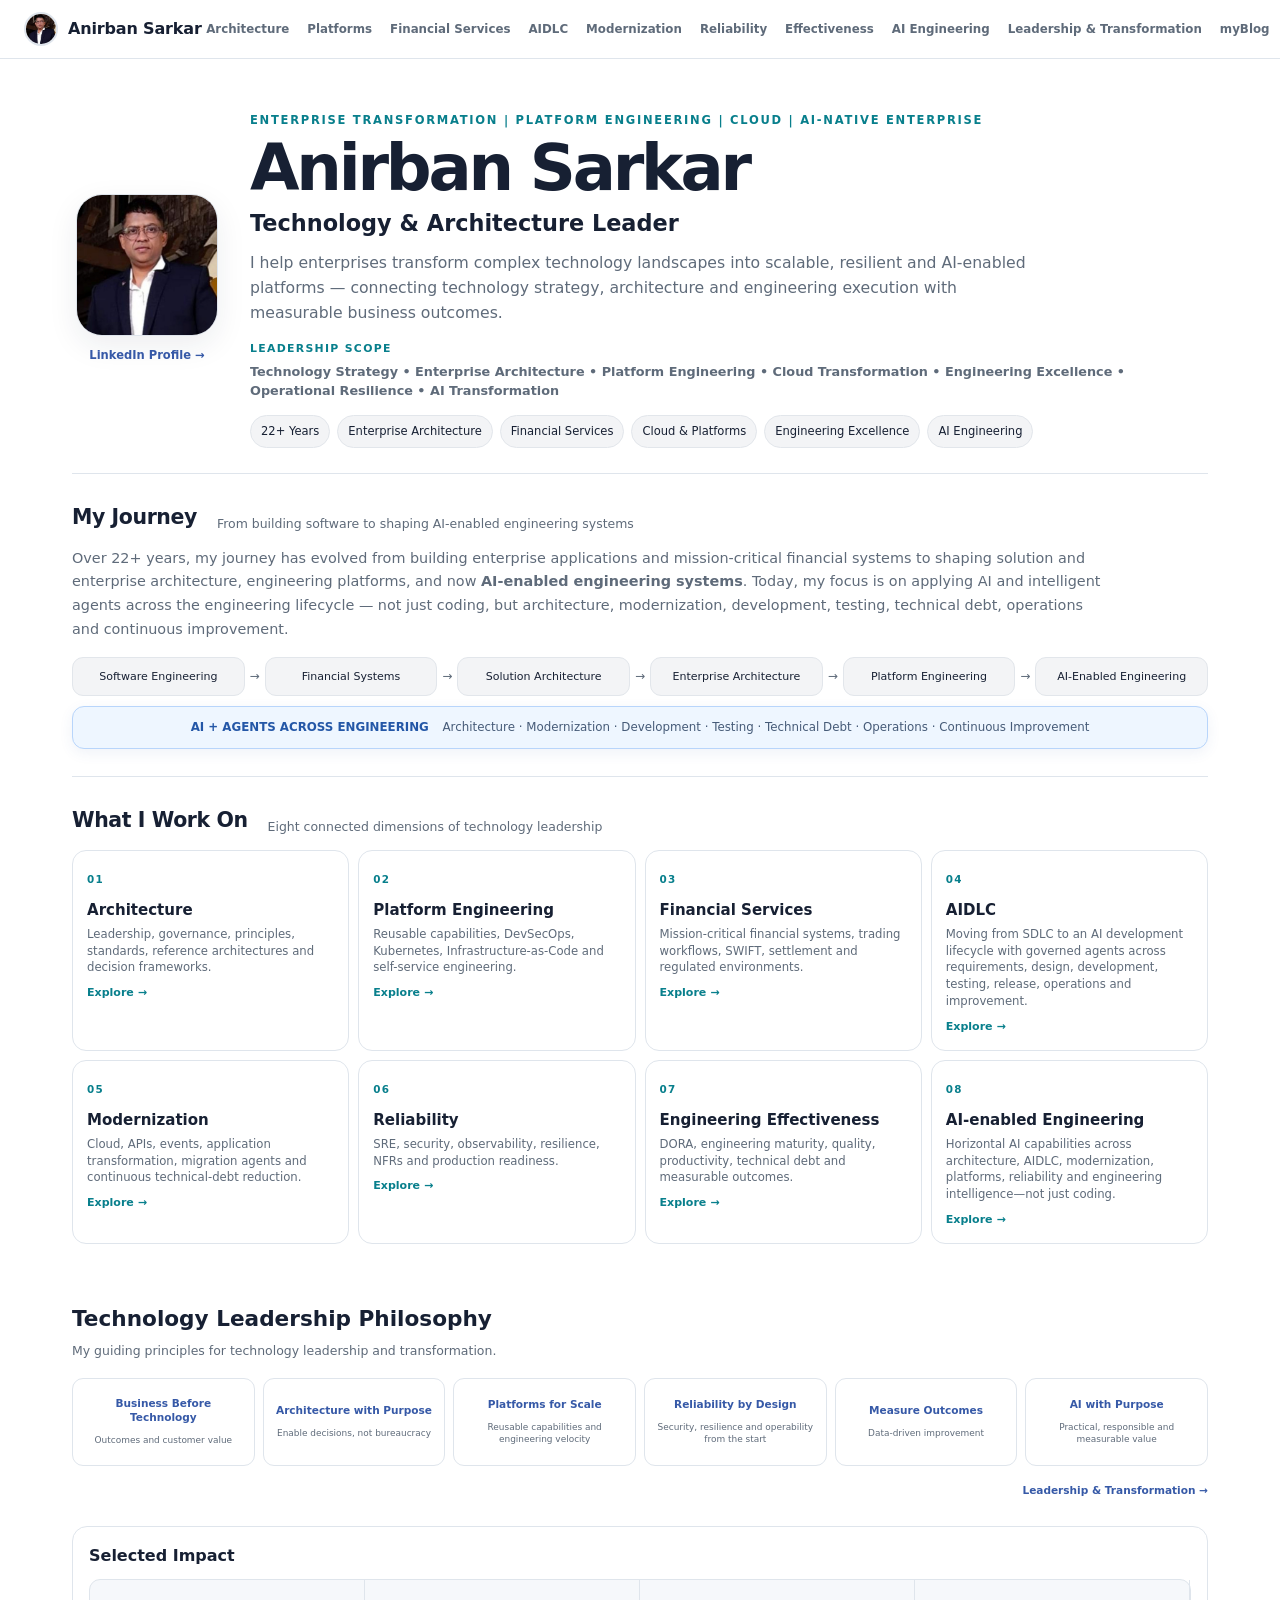
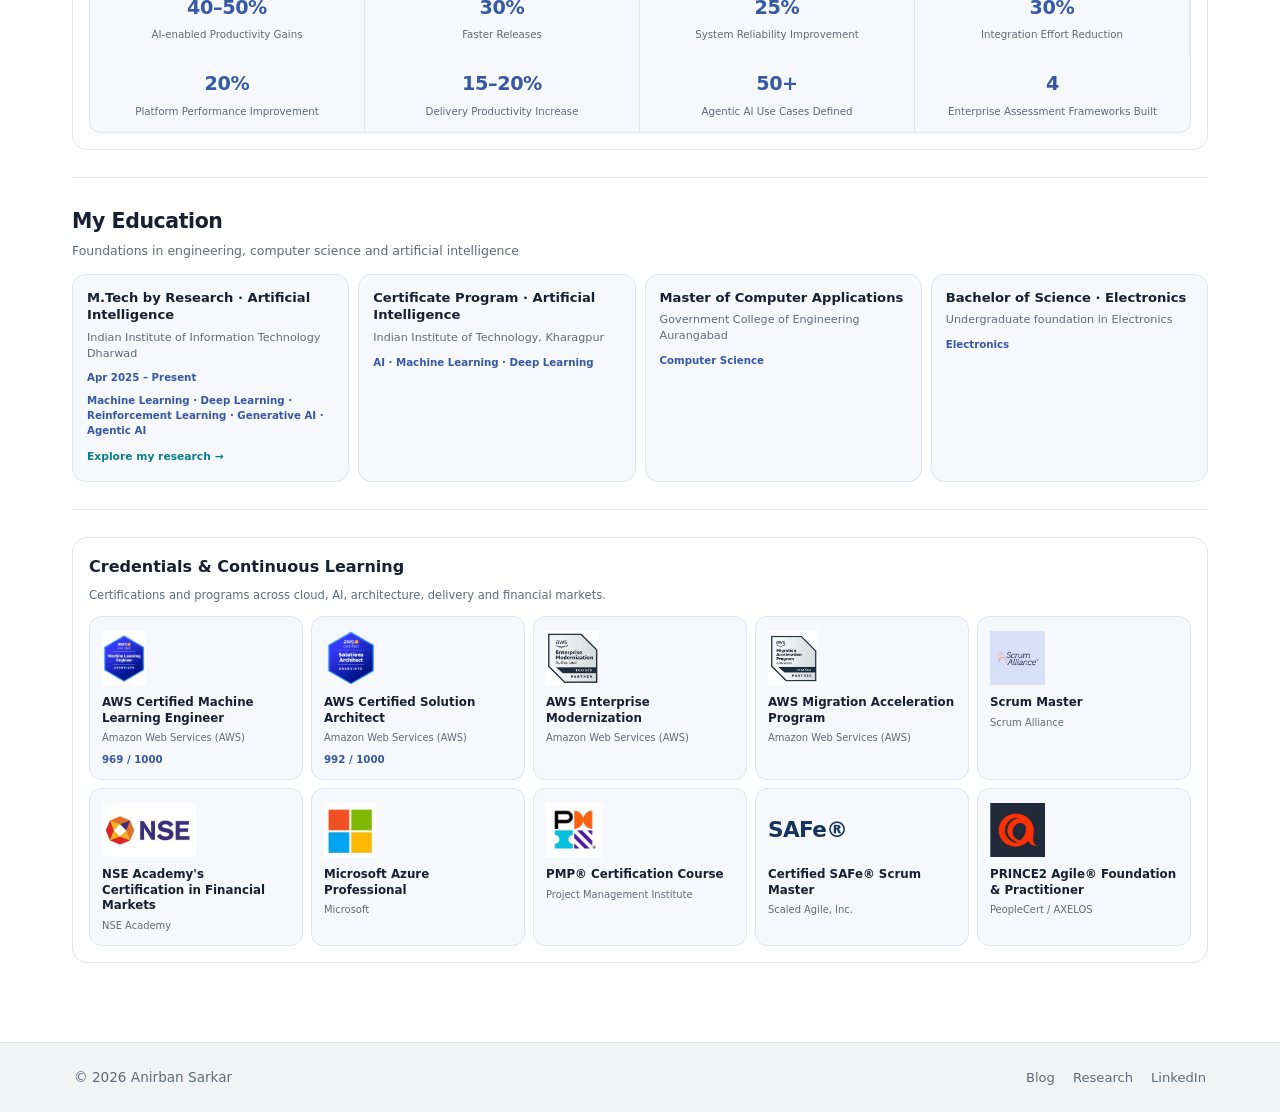
<file: index.html>
<!DOCTYPE html>
<html lang="en"><head>
<!-- Google tag (gtag.js) -->
<script async src="https://www.googletagmanager.com/gtag/js?id=G-5BN1G2YJGX"></script>
<script>
  window.dataLayer = window.dataLayer || [];
  function gtag(){dataLayer.push(arguments);}
  gtag('js', new Date());
  gtag('config', 'G-5BN1G2YJGX');
</script>
<meta charset="utf-8"><meta name="viewport" content="width=device-width,initial-scale=1">
<title>Anirban Sarkar | Technology & Enterprise Architecture Leader</title>
<meta name="description" content="Enterprise Architecture, Platform Engineering, Cloud Transformation, Engineering Excellence and AI-enabled Enterprise Transformation.">
<meta property="og:title" content="Anirban Sarkar | Technology & Enterprise Architecture Leader">
<meta property="og:description" content="Enterprise Architecture • Platform Engineering • Cloud • Digital Transformation • AI">
<meta property="og:url" content="https://www.anirbansarkar.net/">
<meta property="og:type" content="website">
<meta property="og:image" content="https://www.anirbansarkar.net/anirban.jpg">
<meta name="twitter:card" content="summary_large_image">
<meta name="twitter:title" content="Anirban Sarkar | Technology & Enterprise Architecture Leader">
<meta name="twitter:description" content="Enterprise Architecture • Platform Engineering • Cloud • Digital Transformation • AI">
<meta name="twitter:image" content="https://www.anirbansarkar.net/anirban.jpg">
<link rel="icon" type="image/png" href="anirban.jpg"><link rel="stylesheet" href="theme.css">
<style>
:root{--max:1180px}html{scroll-behavior:smooth}.site-nav{position:sticky;top:0;z-index:20}.nav-inner{max-width:var(--max)}.nav-links{gap:4px}.nav-links a{font-size:.72rem;padding:7px 8px;white-space:nowrap}.home{max-width:var(--max);margin:auto;padding:24px 22px 52px}
.hero{display:grid;grid-template-columns:150px 1fr;gap:28px;align-items:center;padding:28px 0 25px}.photo{width:142px;height:142px;border-radius:26px;object-fit:cover;border:1px solid var(--border);box-shadow:var(--shadow)}.eyebrow{font-size:.72rem;text-transform:uppercase;letter-spacing:.15em;color:var(--accent-2);font-weight:800}.hero h1{font-size:clamp(2.15rem,5vw,4.1rem);line-height:1;letter-spacing:-.05em;margin:7px 0 6px}.role{font-size:clamp(1.05rem,2vw,1.4rem);font-weight:700;margin:0 0 8px}.hero-story{font-size:clamp(1rem,1.55vw,1.25rem);line-height:1.35;letter-spacing:-.012em;margin:8px 0;color:var(--text-muted);font-weight:600}.tagline{color:var(--text-muted);font-size:.98rem;max-width:790px;margin:0}.facts{display:flex;flex-wrap:wrap;gap:7px;margin-top:15px}.fact{border:1px solid #e2e6eb;background:#f3f4f6;padding:6px 10px;border-radius:999px;font-size:.72rem}
.section{padding:27px 0;border-top:1px solid var(--border)}.head{display:flex;justify-content:flex-start;gap:20px;align-items:end;margin-bottom:13px}.head p{margin-left:0}.head h2{font-size:1.28rem;margin:0;letter-spacing:-.02em}.head p{color:var(--text-muted);font-size:.78rem;margin:0}.pillars{display:grid;grid-template-columns:repeat(4,1fr);gap:9px}.pillar{display:block;text-decoration:none;color:var(--text);border:1px solid var(--border);background:var(--surface);border-radius:14px;padding:14px;min-height:118px;transition:.15s ease}.pillar:hover{transform:translateY(-2px);border-color:var(--accent-2);background:var(--surface-2)}.n{font-size:.65rem;color:var(--accent-2);font-weight:800;letter-spacing:.12em}.pillar h3{font-size:.94rem;margin:7px 0 4px}.pillar p{font-size:.73rem;line-height:1.45;color:var(--text-muted);margin:0}.go{display:block;margin-top:8px;color:var(--accent-2);font-size:.69rem;font-weight:700}.leadership-philosophy{margin-top:34px;padding:26px 0;background:#fff;color:var(--text);font-style:normal;text-align:left;border:0;border-radius:0;box-shadow:none;line-height:1.4}.leadership-philosophy h2{margin:0 0 8px;font-size:1.35rem}.leadership-philosophy .lp-subtitle{margin:0 0 18px;color:var(--text-muted);font-size:.78rem}.leadership-philosophy .lp-principles{display:grid;grid-template-columns:repeat(6,minmax(0,1fr));gap:8px}.leadership-philosophy .lp-principles span{min-height:88px;padding:15px 10px;border:1px solid var(--border);border-radius:11px;background:#fff;text-align:center;display:flex;flex-direction:column;align-items:center;justify-content:center}.leadership-philosophy .lp-principles b{display:block;font-size:.66rem;color:var(--accent);line-height:1.3}.leadership-philosophy .lp-principles small{display:block;margin-top:9px;color:var(--text-muted);font-size:.56rem;line-height:1.35}.leadership-philosophy .lp-link{text-align:right;margin-top:12px}.leadership-philosophy .lp-link a{font-size:.66rem;font-weight:650;color:var(--accent);text-decoration:none}.leadership-philosophy .lp-link a:hover{text-decoration:underline}@media(max-width:980px){.leadership-philosophy .lp-principles{grid-template-columns:repeat(3,1fr)}}@media(max-width:620px){.leadership-philosophy .lp-principles{grid-template-columns:1fr 1fr}}
.tech-strip{margin-top:12px;display:grid;grid-template-columns:1.15fr 1.8fr auto;align-items:center;gap:18px;padding:16px 18px;border:1px solid var(--border);border-radius:15px;background:linear-gradient(100deg,var(--surface-2),var(--surface));text-decoration:none;color:var(--text);transition:.15s ease}.tech-strip:hover{transform:translateY(-1px);border-color:var(--accent-2);box-shadow:var(--shadow)}.tech-label{font-size:.65rem;text-transform:uppercase;letter-spacing:.12em;color:var(--accent-2);font-weight:800}.tech-strip h3{font-size:1rem;margin:2px 0}.tech-path{display:flex;align-items:center;justify-content:space-between;gap:7px;color:var(--text-muted);font-size:.72rem}.tech-path span{display:flex;flex-direction:column;line-height:1.25}.tech-path b{color:var(--text);font-weight:800;font-size:.66rem;letter-spacing:.04em}.tech-path small{font-size:.65rem;color:var(--text-muted);white-space:nowrap;margin-top:3px}.tech-path i{font-style:normal;color:var(--accent-2);font-size:.8rem}.tech-arrow{font-size:.7rem;color:var(--accent-2);font-weight:700;white-space:nowrap;letter-spacing:.01em}
.journey-story{max-width:1040px;margin:0 0 15px;color:var(--text-muted);font-size:.9rem;line-height:1.65}.journey-story strong{color:var(--text-muted);font-weight:600}.journey{display:flex;align-items:stretch;gap:5px}.ai-scope{margin-top:10px;padding:11px 14px;border-radius:12px;background:#eef6ff;border:1px solid #b8d5fb;box-shadow:0 4px 14px rgba(54,89,167,.08);font-size:.74rem;color:#465b78;text-align:center}.ai-scope b{color:#2457a7;margin-right:10px;font-weight:800}.stage{flex:1;text-align:center;padding:10px 6px;border:1px solid #e2e6eb;background:#f3f4f6;border-radius:11px;font-size:.69rem}.arrow{display:grid;place-items:center;color:var(--text-muted);font-size:.75rem}
.education-head{align-items:flex-start}.education-head h2{margin:0}.education-head p{margin:3px 0 0!important;text-align:left}.education-grid{display:grid;grid-template-columns:repeat(4,1fr);gap:9px}.edu{border:1px solid var(--border);background:var(--surface-2);border-radius:13px;padding:14px}.edu .degree{font-size:.82rem;font-weight:750;color:var(--text);line-height:1.35}.edu .school{font-size:.7rem;color:var(--text-muted);margin-top:6px;line-height:1.4}.edu .meta{font-size:.64rem;color:var(--accent);font-weight:700;margin-top:8px}.edu-topics{font-size:.64rem;color:var(--accent);font-weight:700;line-height:1.5;margin-top:7px}.edu-link{display:inline-block;margin-top:9px;font-size:.67rem;font-weight:700;color:var(--accent-2);text-decoration:none}.edu-link:hover{text-decoration:underline}.lower{display:grid;grid-template-columns:1fr;gap:12px}.credentials,.impact,.explore{border:1px solid var(--border);background:var(--surface);border-radius:15px;padding:16px}.credentials h2,.impact h2,.explore h2{font-size:1rem;margin:0 0 6px}.impact-grid{display:grid;grid-template-columns:repeat(4,1fr);margin-top:10px;border:1px solid var(--border);border-radius:11px;background:var(--surface-2)}.impact-item{text-align:center;padding:13px 8px;border-right:1px solid var(--border)}.impact-item:last-child{border-right:0}.impact-item b{display:block;font-size:1.2rem;color:var(--accent);letter-spacing:-.02em}.impact-item span{display:block;margin-top:3px;font-size:.64rem;color:var(--text-muted)}.explore{display:flex;align-items:center;justify-content:space-between;gap:16px}.explore p{font-size:.72rem;color:var(--text-muted);margin:0}.credential-intro{font-size:.72rem;color:var(--text-muted);margin:0 0 12px}.credential-grid{display:grid;grid-template-columns:repeat(5,1fr);gap:8px}.credential-card{min-width:0;border:1px solid var(--border);background:var(--surface-2);border-radius:12px;padding:12px;display:flex;flex-direction:column;align-items:flex-start}.credential-logo-wrap{height:58px;width:100%;display:flex;align-items:center;margin-bottom:8px}.credential-logo{display:block;max-height:54px;max-width:118px;object-fit:contain;object-position:left center}.credential-text-logo{height:54px;display:flex;align-items:center;font-size:1.35rem;font-weight:800;color:#17345f;letter-spacing:-.03em}.credential-card h3{font-size:.74rem;line-height:1.3;margin:0;color:var(--text)}.credential-card p{font-size:.62rem;line-height:1.4;color:var(--text-muted);margin:5px 0 0}.credential-score{font-size:.64rem;font-weight:800;color:var(--accent);margin-top:6px}.links{display:flex;gap:6px;flex-wrap:wrap}.links a{font-size:.7rem;text-decoration:none;color:var(--text);border:1px solid var(--border);border-radius:9px;padding:6px 8px}.links a:hover{border-color:var(--accent-2);color:var(--accent-2)}
@media(max-width:1050px){.nav-links{display:none}.pillars{grid-template-columns:repeat(2,1fr)}.education-grid{grid-template-columns:repeat(2,1fr)}.credential-grid{grid-template-columns:repeat(3,1fr)}}@media(max-width:700px){.credential-grid{grid-template-columns:repeat(2,1fr)}.impact-grid{grid-template-columns:repeat(2,1fr)}.impact-item:nth-child(2){border-right:0}.impact-item:nth-child(-n+2){border-bottom:1px solid var(--border)}.explore{align-items:flex-start;flex-direction:column}.hero{grid-template-columns:1fr;text-align:center}.photo{margin:auto;width:116px;height:116px}.facts{justify-content:center}.pillars{grid-template-columns:1fr 1fr}.tech-strip{grid-template-columns:1fr auto}.tech-path{grid-column:1/-1}.journey{display:grid;grid-template-columns:1fr 1fr}.arrow{display:none}.lower{grid-template-columns:1fr}}@media(max-width:480px){.pillars{grid-template-columns:1fr}.education-grid{grid-template-columns:1fr}.credential-grid{grid-template-columns:1fr}.impact-grid{grid-template-columns:1fr}.impact-item{border-right:0!important;border-bottom:1px solid var(--border)}.impact-item:last-child{border-bottom:0}}
.photo-block{display:flex;flex-direction:column;align-items:center;gap:10px}.photo-linkedin{font-size:.72rem;font-weight:700;color:var(--accent);text-decoration:none}.photo-linkedin:hover{text-decoration:underline}
.profile-foundation{margin-top:8px}.foundation-grid{display:grid;grid-template-columns:1fr 1fr;gap:12px}.foundation-card{padding:20px;border:1px solid var(--border);border-radius:14px;background:#fff}.foundation-card h3{margin:0 0 12px;font-size:.9rem;color:var(--accent)}.foundation-card p{margin:8px 0;color:var(--text-muted);font-size:.7rem;line-height:1.45}.foundation-card strong{color:var(--text);font-weight:700}@media(max-width:760px){.foundation-grid{grid-template-columns:1fr}}
/* unified site header */
.site-nav .nav-inner{max-width:1560px;gap:20px}.site-nav .brand{flex-shrink:0;text-decoration:none;color:inherit}.site-nav .nav-links{gap:2px;flex-wrap:nowrap}.site-nav .nav-links a{font-size:.74rem;padding:7px 7px;white-space:nowrap}
/* centered unified header */
.site-nav .nav-inner{width:min(1540px,calc(100% - 48px));max-width:1540px;margin:0 auto;padding:12px 0;display:flex;align-items:center;justify-content:center;gap:36px}.site-nav .brand{flex:0 0 auto}.site-nav .nav-links{display:flex;align-items:center;justify-content:center;gap:22px;flex-wrap:nowrap}.site-nav .nav-links a{padding:7px 0;white-space:nowrap}
/* final unified header spacing */
.site-nav .nav-inner{width:min(1540px,calc(100% - 48px));max-width:1540px;margin:0 auto;padding:12px 0;display:flex;align-items:center;justify-content:center;gap:18px}.site-nav .brand{flex:0 0 auto}.site-nav .nav-links{display:flex;align-items:center;justify-content:center;gap:18px;flex-wrap:nowrap}.site-nav .nav-links a{padding:7px 0;white-space:nowrap}
.leadership-scope{margin-top:14px;display:flex;flex-direction:column;gap:5px}.leadership-scope strong{font-size:.68rem;text-transform:uppercase;letter-spacing:.12em;color:var(--accent-2)}.leadership-scope span{font-size:.8rem;line-height:1.5;color:var(--text-muted);font-weight:600}</style></head>
<body>
<header class="site-nav"><div class="nav-inner"><a class="brand" href="index.html"><img src="anirban.jpg" alt="" class="brand-avatar"><span>Anirban Sarkar</span></a><nav class="nav-links"><a href="architecture.html">Architecture</a><a href="platform-engineering.html">Platforms</a><a href="financial-services.html">Financial Services</a><a href="aidlc.html">AIDLC</a><a href="modernization.html">Modernization</a><a href="reliability.html">Reliability</a><a href="engineering-effectiveness.html">Effectiveness</a><a href="ai-engineering.html">AI Engineering</a><a href="leadership-transformation.html">Leadership &amp; Transformation</a><a href="blog.html">myBlog</a></nav></div></header>
<main class="home">
<section class="hero"><div class="photo-block"><img class="photo" src="anirban.jpg" alt="Anirban Sarkar"><a class="photo-linkedin" href="https://www.linkedin.com/in/anirban-sarkar-12765b135/" target="_blank" rel="noopener">LinkedIn Profile →</a></div><div><div class="eyebrow">Enterprise Transformation | Platform Engineering | Cloud | AI-Native Enterprise</div><h1>Anirban Sarkar</h1><div class="role">Technology & Architecture Leader</div><p class="tagline">I help enterprises transform complex technology landscapes into scalable, resilient and AI-enabled platforms — connecting technology strategy, architecture and engineering execution with measurable business outcomes.</p><div class="leadership-scope"><strong>Leadership Scope</strong><span>Technology Strategy • Enterprise Architecture • Platform Engineering • Cloud Transformation • Engineering Excellence • Operational Resilience • AI Transformation</span></div><div class="facts"><span class="fact">22+ Years</span><span class="fact">Enterprise Architecture</span><span class="fact">Financial Services</span><span class="fact">Cloud & Platforms</span><span class="fact">Engineering Excellence</span><span class="fact">AI Engineering</span></div></div></section>

<section class="section"><div class="head"><h2>My Journey</h2><p>From building software to shaping AI-enabled engineering systems</p></div><p class="journey-story">Over 22+ years, my journey has evolved from building enterprise applications and mission-critical financial systems to shaping solution and enterprise architecture, engineering platforms, and now <strong>AI-enabled engineering systems</strong>. Today, my focus is on applying AI and intelligent agents across the engineering lifecycle — not just coding, but architecture, modernization, development, testing, technical debt, operations and continuous improvement.</p><div class="journey"><div class="stage">Software Engineering</div><div class="arrow">→</div><div class="stage">Financial Systems</div><div class="arrow">→</div><div class="stage">Solution Architecture</div><div class="arrow">→</div><div class="stage">Enterprise Architecture</div><div class="arrow">→</div><div class="stage">Platform Engineering</div><div class="arrow">→</div><div class="stage">AI-Enabled Engineering</div></div><div class="ai-scope"><b>AI + AGENTS ACROSS ENGINEERING</b> Architecture · Modernization · Development · Testing · Technical Debt · Operations · Continuous Improvement</div></section>

<section class="section"><div class="head"><h2>What I Work On</h2><p>Eight connected dimensions of technology leadership</p></div><div class="pillars">
<a class="pillar" href="architecture.html"><span class="n">01</span><h3>Architecture</h3><p>Leadership, governance, principles, standards, reference architectures and decision frameworks.</p><span class="go">Explore →</span></a>
<a class="pillar" href="platform-engineering.html"><span class="n">02</span><h3>Platform Engineering</h3><p>Reusable capabilities, DevSecOps, Kubernetes, Infrastructure-as-Code and self-service engineering.</p><span class="go">Explore →</span></a>
<a class="pillar" href="financial-services.html"><span class="n">03</span><h3>Financial Services</h3><p>Mission-critical financial systems, trading workflows, SWIFT, settlement and regulated environments.</p><span class="go">Explore →</span></a>
<a class="pillar" href="aidlc.html"><span class="n">04</span><h3>AIDLC</h3><p>Moving from SDLC to an AI development lifecycle with governed agents across requirements, design, development, testing, release, operations and improvement.</p><span class="go">Explore →</span></a>
<a class="pillar" href="modernization.html"><span class="n">05</span><h3>Modernization</h3><p>Cloud, APIs, events, application transformation, migration agents and continuous technical-debt reduction.</p><span class="go">Explore →</span></a>
<a class="pillar" href="reliability.html"><span class="n">06</span><h3>Reliability</h3><p>SRE, security, observability, resilience, NFRs and production readiness.</p><span class="go">Explore →</span></a>
<a class="pillar" href="engineering-effectiveness.html"><span class="n">07</span><h3>Engineering Effectiveness</h3><p>DORA, engineering maturity, quality, productivity, technical debt and measurable outcomes.</p><span class="go">Explore →</span></a>
<a class="pillar" href="ai-engineering.html"><span class="n">08</span><h3>AI-enabled Engineering</h3><p>Horizontal AI capabilities across architecture, AIDLC, modernization, platforms, reliability and engineering intelligence—not just coding.</p><span class="go">Explore →</span></a>
</div>
<section class="leadership-philosophy"><h2>Technology Leadership Philosophy</h2><p class="lp-subtitle">My guiding principles for technology leadership and transformation.</p><div class="lp-principles"><span><b>Business Before Technology</b><small>Outcomes and customer value</small></span><span><b>Architecture with Purpose</b><small>Enable decisions, not bureaucracy</small></span><span><b>Platforms for Scale</b><small>Reusable capabilities and engineering velocity</small></span><span><b>Reliability by Design</b><small>Security, resilience and operability from the start</small></span><span><b>Measure Outcomes</b><small>Data-driven improvement</small></span><span><b>AI with Purpose</b><small>Practical, responsible and measurable value</small></span></div><div class="lp-link"><a href="leadership-transformation.html">Leadership &amp; Transformation →</a></div></section><div class="impact"><h2>Selected Impact</h2><div class="impact-grid"><div class="impact-item"><b>40–50%</b><span>AI-enabled Productivity Gains</span></div><div class="impact-item"><b>30%</b><span>Faster Releases</span></div><div class="impact-item"><b>25%</b><span>System Reliability Improvement</span></div><div class="impact-item"><b>30%</b><span>Integration Effort Reduction</span></div><div class="impact-item"><b>20%</b><span>Platform Performance Improvement</span></div><div class="impact-item"><b>15–20%</b><span>Delivery Productivity Increase</span></div><div class="impact-item"><b>50+</b><span>Agentic AI Use Cases Defined</span></div><div class="impact-item"><b>4</b><span>Enterprise Assessment Frameworks Built</span></div></div></div></div></section>
<section class="section"><div class="head education-head"><div><h2>My Education</h2><p>Foundations in engineering, computer science and artificial intelligence</p></div></div><div class="education-grid"><div class="edu"><div class="degree">M.Tech by Research · Artificial Intelligence</div><div class="school">Indian Institute of Information Technology Dharwad</div><div class="meta">Apr 2025 – Present</div><div class="edu-topics">Machine Learning · Deep Learning · Reinforcement Learning · Generative AI · Agentic AI</div><a class="edu-link" href="research.html">Explore my research →</a></div><div class="edu"><div class="degree">Certificate Program · Artificial Intelligence</div><div class="school">Indian Institute of Technology, Kharagpur</div><div class="meta">AI · Machine Learning · Deep Learning</div></div><div class="edu"><div class="degree">Master of Computer Applications</div><div class="school">Government College of Engineering Aurangabad</div><div class="meta">Computer Science</div></div><div class="edu"><div class="degree">Bachelor of Science · Electronics</div><div class="school">Undergraduate foundation in Electronics</div><div class="meta">Electronics</div></div></div></section><section class="section"><div class="lower"><div class="credentials"><h2>Credentials & Continuous Learning</h2><p class="credential-intro">Certifications and programs across cloud, AI, architecture, delivery and financial markets.</p><div class="credential-grid"><div class="credential-card"><div class="credential-logo-wrap"><img class="credential-logo" src="certification/AWS ML Badge.jpeg" alt="AWS Certified Machine Learning Engineer"></div><h3>AWS Certified Machine Learning Engineer</h3><p>Amazon Web Services (AWS)</p><div class="credential-score">969 / 1000</div></div><div class="credential-card"><div class="credential-logo-wrap"><img class="credential-logo" src="certification/aws-certified-solutions-architect-associate.png" alt="AWS Certified Solution Architect"></div><h3>AWS Certified Solution Architect</h3><p>Amazon Web Services (AWS)</p><div class="credential-score">992 / 1000</div></div><div class="credential-card"><div class="credential-logo-wrap"><img class="credential-logo" src="certification/AWS Modernization Badge.jpeg" alt="AWS Enterprise Modernization"></div><h3>AWS Enterprise Modernization</h3><p>Amazon Web Services (AWS)</p></div><div class="credential-card"><div class="credential-logo-wrap"><img class="credential-logo" src="certification/AWS Migration Badge.jpeg" alt="AWS Migration Acceleration Program"></div><h3>AWS Migration Acceleration Program</h3><p>Amazon Web Services (AWS)</p></div><div class="credential-card"><div class="credential-logo-wrap"><img class="credential-logo" src="certification/Scrum Alliance.jpg" alt="Scrum Master"></div><h3>Scrum Master</h3><p>Scrum Alliance</p></div><div class="credential-card"><div class="credential-logo-wrap"><img class="credential-logo" src="certification/NSE.jpg" alt="NSE Academy's Certification in Financial Markets"></div><h3>NSE Academy's Certification in Financial Markets</h3><p>NSE Academy</p></div><div class="credential-card"><div class="credential-logo-wrap"><img class="credential-logo" src="certification/Microsoft Azure.jpg" alt="Microsoft Azure Professional"></div><h3>Microsoft Azure Professional</h3><p>Microsoft</p></div><div class="credential-card"><div class="credential-logo-wrap"><img class="credential-logo" src="certification/PMP.jpg" alt="PMP® Certification Course"></div><h3>PMP® Certification Course</h3><p>Project Management Institute</p></div><div class="credential-card"><div class="credential-logo-wrap"><div class="credential-text-logo" aria-label="SAFe">SAFe®</div></div><h3>Certified SAFe® Scrum Master</h3><p>Scaled Agile, Inc.</p></div><div class="credential-card"><div class="credential-logo-wrap"><img class="credential-logo" src="certification/Prince2.jpg" alt="PRINCE2 Agile® Foundation & Practitioner"></div><h3>PRINCE2 Agile® Foundation & Practitioner</h3><p>PeopleCert / AXELOS</p></div></div></div></div></section></main><footer class="site-footer"><span>&copy; <span id="year"></span> Anirban Sarkar</span><span class="footer-links"><a href="blog.html">Blog</a><a href="research.html">Research</a><a href="https://www.linkedin.com/in/anirban-sarkar-12765b135/" target="_blank" rel="noopener">LinkedIn</a></span></footer><script>document.getElementById('year').textContent=new Date().getFullYear()</script>
</body></html>
</file>
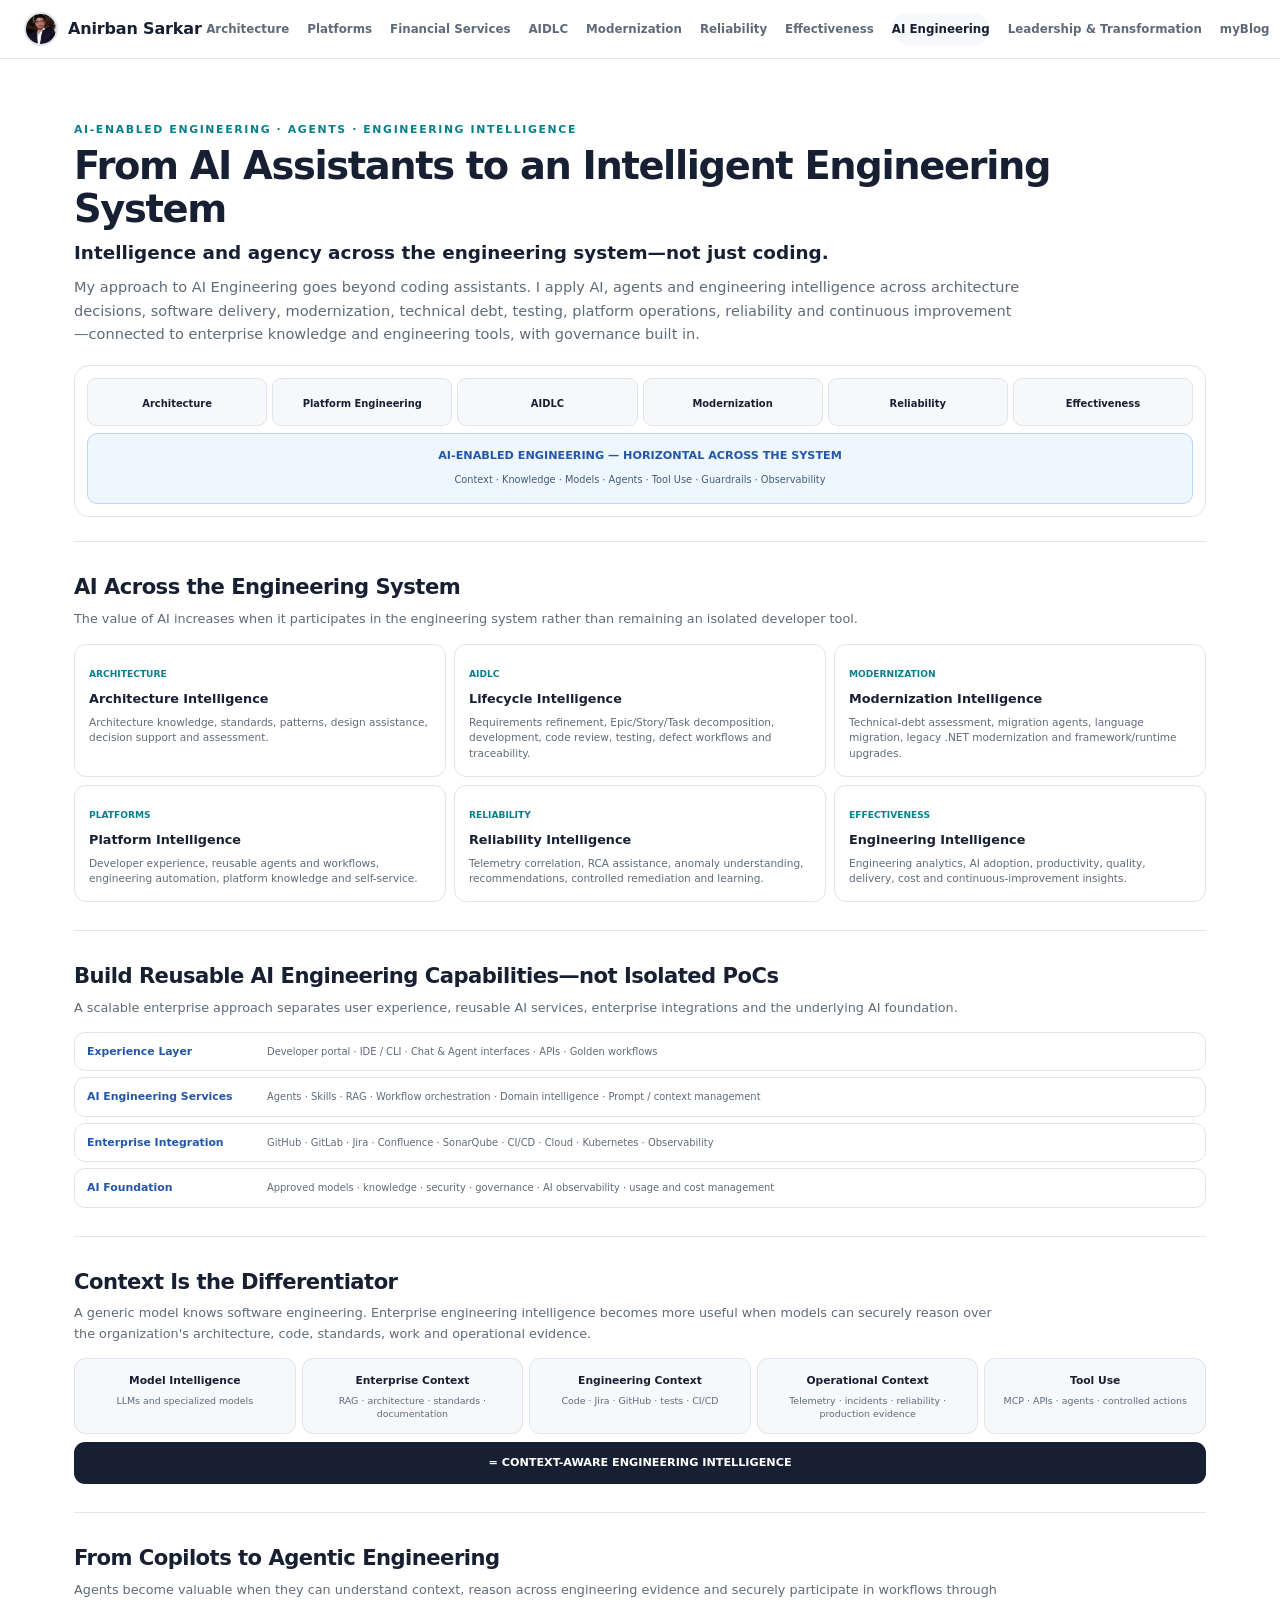
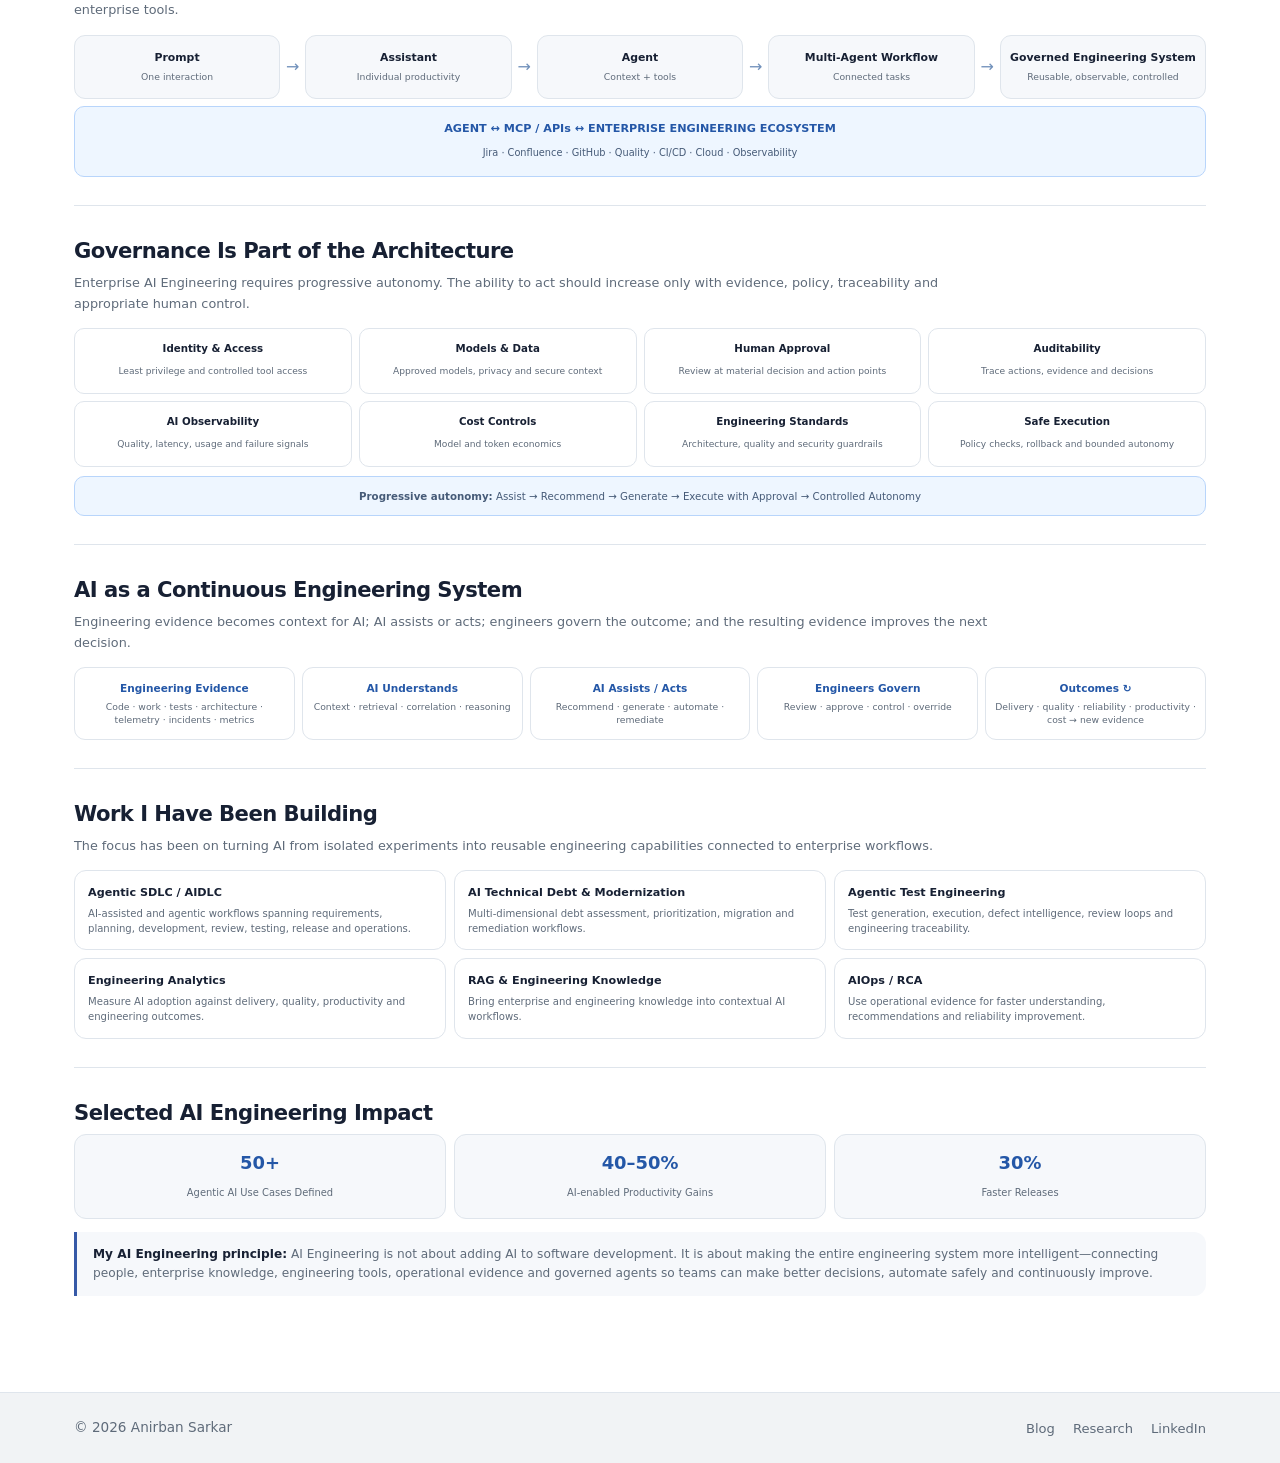
<file: ai-engineering.html>
<!DOCTYPE html><html lang="en"><head>
<!-- Google tag (gtag.js) -->
<script async src="https://www.googletagmanager.com/gtag/js?id=G-5BN1G2YJGX"></script>
<script>
  window.dataLayer = window.dataLayer || [];
  function gtag(){dataLayer.push(arguments);}
  gtag('js', new Date());
  gtag('config', 'G-5BN1G2YJGX');
</script>
<meta charset="utf-8"><meta name="viewport" content="width=device-width,initial-scale=1">
<title>AI-enabled Engineering | Anirban Sarkar</title><meta name="description" content="AI-enabled engineering across architecture, AIDLC, modernization, platforms, reliability and engineering effectiveness.">
<link rel="icon" type="image/png" href="anirban.jpg"><link rel="stylesheet" href="theme.css">
<style>
.ai-page{max-width:1180px;margin:auto;padding:30px 24px 68px}.nav-links a{font-size:.78rem;padding:7px 9px}.hero{padding:32px 0 24px}.eyebrow{font-size:.68rem;text-transform:uppercase;letter-spacing:.15em;color:var(--accent-2);font-weight:800}.hero h1{font-size:clamp(1.55rem,3vw,2.45rem);line-height:1.1;letter-spacing:-.035em;margin:7px 0 8px}.hero h2{font-size:clamp(.9rem,1.45vw,1.15rem);font-weight:650;margin:0 0 8px}.lead{max-width:950px;color:var(--text-muted);font-size:.91rem;margin:0}.section{padding:28px 0;border-top:1px solid var(--border)}.section h2{font-size:1.32rem;margin:0 0 5px;letter-spacing:-.025em}.intro{max-width:940px;color:var(--text-muted);font-size:.8rem;margin:0 0 14px}.system{margin-top:20px;border:1px solid var(--border);border-radius:15px;padding:12px;background:#fff}.domains{display:grid;grid-template-columns:repeat(6,1fr);gap:5px}.domain{padding:10px 5px;border:1px solid var(--border);border-radius:9px;background:var(--surface-2);text-align:center}.domain b{font-size:.62rem}.horizontal{margin-top:7px;padding:13px 10px;border:1px solid #b8d5fb;background:#eef6ff;border-radius:10px;text-align:center}.horizontal b{display:block;font-size:.7rem;color:#2457a7}.horizontal span{font-size:.61rem;color:#465b78}.capabilities{display:grid;grid-template-columns:repeat(3,1fr);gap:8px}.cap{border:1px solid var(--border);border-radius:12px;padding:14px;background:#fff}.cap small{font-size:.57rem;color:var(--accent-2);font-weight:800;text-transform:uppercase}.cap h3{font-size:.8rem;margin:5px 0}.cap p{font-size:.66rem;line-height:1.48;color:var(--text-muted);margin:0}.foundation{display:grid;grid-template-columns:1fr;gap:6px}.layer{display:grid;grid-template-columns:180px 1fr;align-items:center;border:1px solid var(--border);border-radius:11px;background:#fff;padding:10px 12px}.layer b{font-size:.68rem;color:#2457a7}.layer span{font-size:.62rem;color:var(--text-muted)}.context{display:grid;grid-template-columns:repeat(5,1fr);gap:6px;align-items:stretch}.context-card{padding:13px 8px;border:1px solid var(--border);border-radius:11px;background:var(--surface-2);text-align:center}.context-card b{display:block;font-size:.67rem}.context-card span{display:block;font-size:.59rem;line-height:1.4;color:var(--text-muted);margin-top:4px}.equals{margin-top:8px;padding:12px;text-align:center;border-radius:11px;background:#172033;color:#fff;font-size:.7rem;font-weight:700}.maturity{display:flex;gap:6px;align-items:stretch}.step{flex:1;padding:13px 7px;text-align:center;border:1px solid var(--border);border-radius:11px;background:var(--surface-2)}.step b{display:block;font-size:.68rem}.step span{display:block;font-size:.58rem;color:var(--text-muted);margin-top:4px}.arrow{display:grid;place-items:center;color:#7191bb}.guardrails{display:grid;grid-template-columns:repeat(4,1fr);gap:7px}.guard{padding:11px 7px;border:1px solid var(--border);border-radius:10px;background:#fff;text-align:center}.guard b{display:block;font-size:.64rem}.guard span{font-size:.57rem;color:var(--text-muted)}.autonomy{margin-top:9px;padding:11px;border:1px solid #b8d5fb;background:#eef6ff;border-radius:10px;text-align:center;font-size:.64rem;color:#465b78}.loop{display:grid;grid-template-columns:repeat(5,1fr);gap:7px}.loop-card{padding:12px 8px;border:1px solid var(--border);border-radius:11px;background:#fff;text-align:center}.loop-card b{display:block;font-size:.66rem;color:#2457a7}.loop-card span{display:block;font-size:.58rem;color:var(--text-muted);line-height:1.4;margin-top:4px}.work{display:grid;grid-template-columns:repeat(3,1fr);gap:8px}.work-card{border:1px solid var(--border);border-radius:12px;padding:13px;background:#fff}.work-card b{display:block;font-size:.7rem;margin-bottom:5px}.work-card p{font-size:.63rem;line-height:1.45;color:var(--text-muted);margin:0}.metrics{display:grid;grid-template-columns:repeat(3,1fr);gap:8px}.metric{text-align:center;padding:14px 8px;border:1px solid var(--border);border-radius:12px;background:var(--surface-2)}.metric b{display:block;font-size:1.12rem;color:#2457a7}.metric span{font-size:.62rem;color:var(--text-muted)}.quote{margin-top:13px;padding:13px 16px;border-left:3px solid var(--accent);background:#f6f8fb;border-radius:0 12px 12px 0;font-size:.76rem;color:var(--text-muted)}.quote strong{color:var(--text)}
@media(max-width:900px){.domains,.context{grid-template-columns:repeat(2,1fr)}.capabilities,.work{grid-template-columns:repeat(2,1fr)}.guardrails,.loop{grid-template-columns:repeat(2,1fr)}.maturity{flex-wrap:wrap}.arrow{display:none}.layer{grid-template-columns:1fr;gap:4px}}
@media(max-width:560px){.domains,.context,.capabilities,.work,.guardrails,.loop,.metrics{grid-template-columns:1fr}}
/* unified site header */
.site-nav .nav-inner{max-width:1560px;gap:20px}.site-nav .brand{flex-shrink:0;text-decoration:none;color:inherit}.site-nav .nav-links{gap:2px;flex-wrap:nowrap}.site-nav .nav-links a{font-size:.74rem;padding:7px 7px;white-space:nowrap}
/* centered unified header */
.site-nav .nav-inner{width:min(1540px,calc(100% - 48px));max-width:1540px;margin:0 auto;padding:12px 0;display:flex;align-items:center;justify-content:center;gap:36px}.site-nav .brand{flex:0 0 auto}.site-nav .nav-links{display:flex;align-items:center;justify-content:center;gap:22px;flex-wrap:nowrap}.site-nav .nav-links a{padding:7px 0;white-space:nowrap}
/* final unified header spacing */
.site-nav .nav-inner{width:min(1540px,calc(100% - 48px));max-width:1540px;margin:0 auto;padding:12px 0;display:flex;align-items:center;justify-content:center;gap:18px}.site-nav .brand{flex:0 0 auto}.site-nav .nav-links{display:flex;align-items:center;justify-content:center;gap:18px;flex-wrap:nowrap}.site-nav .nav-links a{padding:7px 0;white-space:nowrap}
</style></head><body>
<header class="site-nav"><div class="nav-inner"><a class="brand" href="index.html"><img src="anirban.jpg" alt="" class="brand-avatar"><span>Anirban Sarkar</span></a><nav class="nav-links"><a href="architecture.html">Architecture</a><a href="platform-engineering.html">Platforms</a><a href="financial-services.html">Financial Services</a><a href="aidlc.html">AIDLC</a><a href="modernization.html">Modernization</a><a href="reliability.html">Reliability</a><a href="engineering-effectiveness.html">Effectiveness</a><a class="active" href="ai-engineering.html">AI Engineering</a><a href="leadership-transformation.html">Leadership &amp; Transformation</a><a href="blog.html">myBlog</a></nav></div></header>
<main class="ai-page">
<section class="hero"><div class="eyebrow">AI-enabled Engineering · Agents · Engineering Intelligence</div><h1>From AI Assistants to an Intelligent Engineering System</h1><h2>Intelligence and agency across the engineering system—not just coding.</h2><p class="lead">My approach to AI Engineering goes beyond coding assistants. I apply AI, agents and engineering intelligence across architecture decisions, software delivery, modernization, technical debt, testing, platform operations, reliability and continuous improvement—connected to enterprise knowledge and engineering tools, with governance built in.</p>
<div class="system"><div class="domains"><div class="domain"><b>Architecture</b></div><div class="domain"><b>Platform Engineering</b></div><div class="domain"><b>AIDLC</b></div><div class="domain"><b>Modernization</b></div><div class="domain"><b>Reliability</b></div><div class="domain"><b>Effectiveness</b></div></div><div class="horizontal"><b>AI-ENABLED ENGINEERING — HORIZONTAL ACROSS THE SYSTEM</b><span>Context · Knowledge · Models · Agents · Tool Use · Guardrails · Observability</span></div></div></section>

<section class="section"><h2>AI Across the Engineering System</h2><p class="intro">The value of AI increases when it participates in the engineering system rather than remaining an isolated developer tool.</p><div class="capabilities">
<div class="cap"><small>Architecture</small><h3>Architecture Intelligence</h3><p>Architecture knowledge, standards, patterns, design assistance, decision support and assessment.</p></div>
<div class="cap"><small>AIDLC</small><h3>Lifecycle Intelligence</h3><p>Requirements refinement, Epic/Story/Task decomposition, development, code review, testing, defect workflows and traceability.</p></div>
<div class="cap"><small>Modernization</small><h3>Modernization Intelligence</h3><p>Technical-debt assessment, migration agents, language migration, legacy .NET modernization and framework/runtime upgrades.</p></div>
<div class="cap"><small>Platforms</small><h3>Platform Intelligence</h3><p>Developer experience, reusable agents and workflows, engineering automation, platform knowledge and self-service.</p></div>
<div class="cap"><small>Reliability</small><h3>Reliability Intelligence</h3><p>Telemetry correlation, RCA assistance, anomaly understanding, recommendations, controlled remediation and learning.</p></div>
<div class="cap"><small>Effectiveness</small><h3>Engineering Intelligence</h3><p>Engineering analytics, AI adoption, productivity, quality, delivery, cost and continuous-improvement insights.</p></div>
</div></section>

<section class="section"><h2>Build Reusable AI Engineering Capabilities—not Isolated PoCs</h2><p class="intro">A scalable enterprise approach separates user experience, reusable AI services, enterprise integrations and the underlying AI foundation.</p><div class="foundation">
<div class="layer"><b>Experience Layer</b><span>Developer portal · IDE / CLI · Chat &amp; Agent interfaces · APIs · Golden workflows</span></div>
<div class="layer"><b>AI Engineering Services</b><span>Agents · Skills · RAG · Workflow orchestration · Domain intelligence · Prompt / context management</span></div>
<div class="layer"><b>Enterprise Integration</b><span>GitHub · GitLab · Jira · Confluence · SonarQube · CI/CD · Cloud · Kubernetes · Observability</span></div>
<div class="layer"><b>AI Foundation</b><span>Approved models · knowledge · security · governance · AI observability · usage and cost management</span></div>
</div></section>

<section class="section"><h2>Context Is the Differentiator</h2><p class="intro">A generic model knows software engineering. Enterprise engineering intelligence becomes more useful when models can securely reason over the organization's architecture, code, standards, work and operational evidence.</p><div class="context">
<div class="context-card"><b>Model Intelligence</b><span>LLMs and specialized models</span></div>
<div class="context-card"><b>Enterprise Context</b><span>RAG · architecture · standards · documentation</span></div>
<div class="context-card"><b>Engineering Context</b><span>Code · Jira · GitHub · tests · CI/CD</span></div>
<div class="context-card"><b>Operational Context</b><span>Telemetry · incidents · reliability · production evidence</span></div>
<div class="context-card"><b>Tool Use</b><span>MCP · APIs · agents · controlled actions</span></div>
</div><div class="equals">= CONTEXT-AWARE ENGINEERING INTELLIGENCE</div></section>

<section class="section"><h2>From Copilots to Agentic Engineering</h2><p class="intro">Agents become valuable when they can understand context, reason across engineering evidence and securely participate in workflows through enterprise tools.</p><div class="maturity">
<div class="step"><b>Prompt</b><span>One interaction</span></div><div class="arrow">→</div><div class="step"><b>Assistant</b><span>Individual productivity</span></div><div class="arrow">→</div><div class="step"><b>Agent</b><span>Context + tools</span></div><div class="arrow">→</div><div class="step"><b>Multi-Agent Workflow</b><span>Connected tasks</span></div><div class="arrow">→</div><div class="step"><b>Governed Engineering System</b><span>Reusable, observable, controlled</span></div>
</div><div class="horizontal"><b>AGENT ↔ MCP / APIs ↔ ENTERPRISE ENGINEERING ECOSYSTEM</b><span>Jira · Confluence · GitHub · Quality · CI/CD · Cloud · Observability</span></div></section>

<section class="section"><h2>Governance Is Part of the Architecture</h2><p class="intro">Enterprise AI Engineering requires progressive autonomy. The ability to act should increase only with evidence, policy, traceability and appropriate human control.</p><div class="guardrails">
<div class="guard"><b>Identity &amp; Access</b><span>Least privilege and controlled tool access</span></div><div class="guard"><b>Models &amp; Data</b><span>Approved models, privacy and secure context</span></div><div class="guard"><b>Human Approval</b><span>Review at material decision and action points</span></div><div class="guard"><b>Auditability</b><span>Trace actions, evidence and decisions</span></div><div class="guard"><b>AI Observability</b><span>Quality, latency, usage and failure signals</span></div><div class="guard"><b>Cost Controls</b><span>Model and token economics</span></div><div class="guard"><b>Engineering Standards</b><span>Architecture, quality and security guardrails</span></div><div class="guard"><b>Safe Execution</b><span>Policy checks, rollback and bounded autonomy</span></div>
</div><div class="autonomy"><b>Progressive autonomy:</b> Assist → Recommend → Generate → Execute with Approval → Controlled Autonomy</div></section>

<section class="section"><h2>AI as a Continuous Engineering System</h2><p class="intro">Engineering evidence becomes context for AI; AI assists or acts; engineers govern the outcome; and the resulting evidence improves the next decision.</p><div class="loop">
<div class="loop-card"><b>Engineering Evidence</b><span>Code · work · tests · architecture · telemetry · incidents · metrics</span></div>
<div class="loop-card"><b>AI Understands</b><span>Context · retrieval · correlation · reasoning</span></div>
<div class="loop-card"><b>AI Assists / Acts</b><span>Recommend · generate · automate · remediate</span></div>
<div class="loop-card"><b>Engineers Govern</b><span>Review · approve · control · override</span></div>
<div class="loop-card"><b>Outcomes ↻</b><span>Delivery · quality · reliability · productivity · cost → new evidence</span></div>
</div></section>

<section class="section"><h2>Work I Have Been Building</h2><p class="intro">The focus has been on turning AI from isolated experiments into reusable engineering capabilities connected to enterprise workflows.</p><div class="work">
<div class="work-card"><b>Agentic SDLC / AIDLC</b><p>AI-assisted and agentic workflows spanning requirements, planning, development, review, testing, release and operations.</p></div>
<div class="work-card"><b>AI Technical Debt &amp; Modernization</b><p>Multi-dimensional debt assessment, prioritization, migration and remediation workflows.</p></div>
<div class="work-card"><b>Agentic Test Engineering</b><p>Test generation, execution, defect intelligence, review loops and engineering traceability.</p></div>
<div class="work-card"><b>Engineering Analytics</b><p>Measure AI adoption against delivery, quality, productivity and engineering outcomes.</p></div>
<div class="work-card"><b>RAG &amp; Engineering Knowledge</b><p>Bring enterprise and engineering knowledge into contextual AI workflows.</p></div>
<div class="work-card"><b>AIOps / RCA</b><p>Use operational evidence for faster understanding, recommendations and reliability improvement.</p></div>
</div></section>

<section class="section"><h2>Selected AI Engineering Impact</h2><div class="metrics"><div class="metric"><b>50+</b><span>Agentic AI Use Cases Defined</span></div><div class="metric"><b>40–50%</b><span>AI-enabled Productivity Gains</span></div><div class="metric"><b>30%</b><span>Faster Releases</span></div></div>
<div class="quote"><strong>My AI Engineering principle:</strong> AI Engineering is not about adding AI to software development. It is about making the entire engineering system more intelligent—connecting people, enterprise knowledge, engineering tools, operational evidence and governed agents so teams can make better decisions, automate safely and continuously improve.</div></section>
</main><footer class="site-footer"><span>&copy; <span id="year"></span> Anirban Sarkar</span><span class="footer-links"><a href="blog.html">Blog</a><a href="research.html">Research</a><a href="https://www.linkedin.com/in/anirban-sarkar-12765b135/" target="_blank" rel="noopener">LinkedIn</a></span></footer><script>document.getElementById('year').textContent=new Date().getFullYear()</script></body></html>
</file>
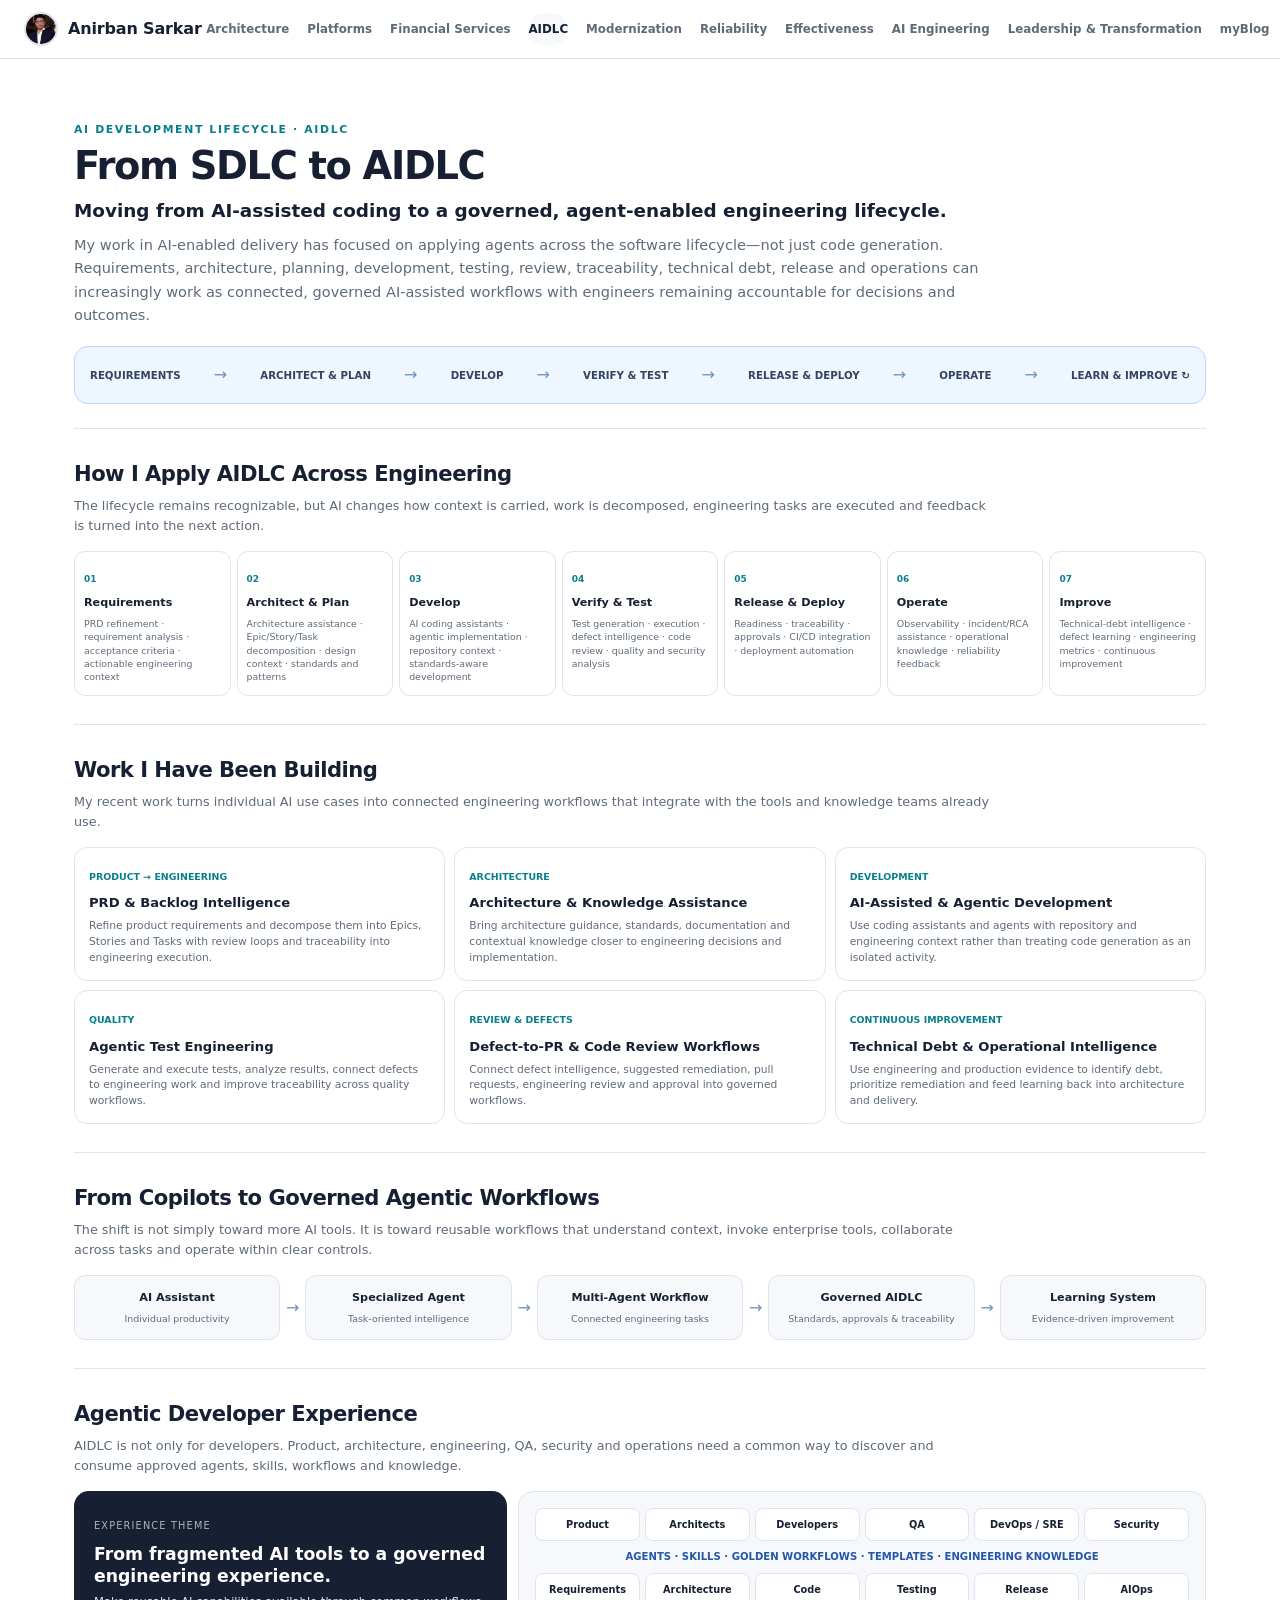
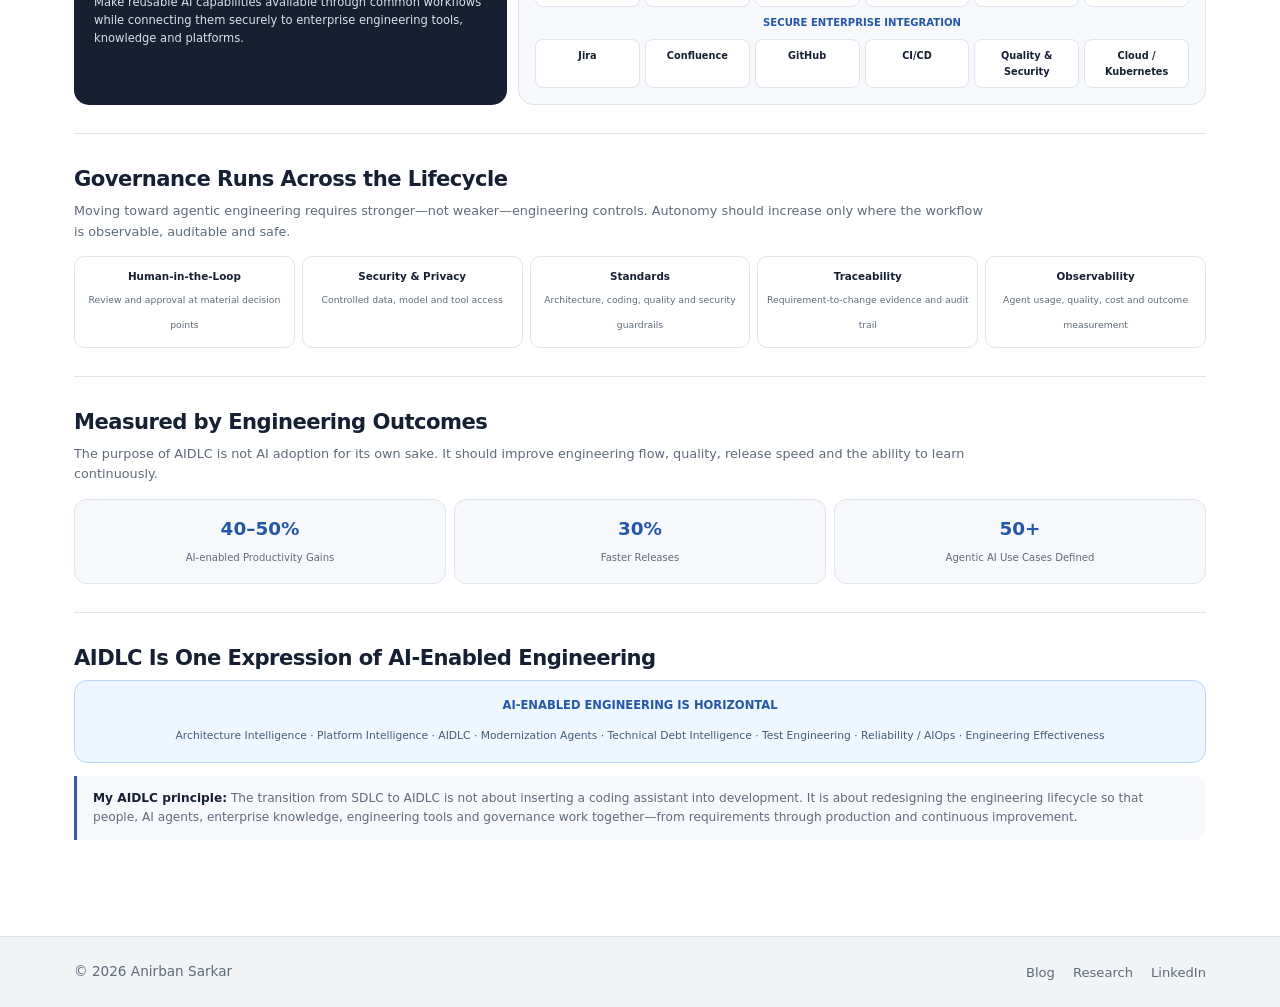
<file: aidlc.html>
<!DOCTYPE html><html lang="en"><head>
<!-- Google tag (gtag.js) -->
<script async src="https://www.googletagmanager.com/gtag/js?id=G-5BN1G2YJGX"></script>
<script>
  window.dataLayer = window.dataLayer || [];
  function gtag(){dataLayer.push(arguments);}
  gtag('js', new Date());
  gtag('config', 'G-5BN1G2YJGX');
</script>
<meta charset="utf-8"><meta name="viewport" content="width=device-width,initial-scale=1">
<title>AIDLC | Anirban Sarkar</title><meta name="description" content="Anirban Sarkar's work moving from traditional SDLC to a governed AI Development Lifecycle with agents across requirements, architecture, development, testing, release, operations and continuous improvement.">
<link rel="icon" type="image/png" href="anirban.jpg"><link rel="stylesheet" href="theme.css">
<style>
.aidlc{max-width:1180px;margin:auto;padding:30px 24px 68px}.nav-links a{font-size:.78rem;padding:7px 9px}.hero{padding:32px 0 24px}.eyebrow{font-size:.68rem;text-transform:uppercase;letter-spacing:.15em;color:var(--accent-2);font-weight:800}.hero h1{font-size:clamp(1.55rem,3vw,2.45rem);line-height:1.1;letter-spacing:-.035em;margin:7px 0 8px}.hero h2{font-size:clamp(.9rem,1.45vw,1.15rem);font-weight:650;margin:0 0 8px}.lead{max-width:930px;color:var(--text-muted);font-size:.91rem;margin:0}.flow{margin-top:20px;display:flex;align-items:center;justify-content:space-between;gap:5px;padding:15px;border:1px solid #b8d5fb;background:#eef6ff;border-radius:14px}.flow span{font-size:.64rem;font-weight:800;color:#33445e;text-align:center}.flow i{font-style:normal;color:#7191bb}.section{padding:28px 0;border-top:1px solid var(--border)}.section h2{font-size:1.32rem;margin:0 0 5px;letter-spacing:-.025em}.intro{max-width:920px;color:var(--text-muted);font-size:.8rem;margin:0 0 14px}.lifecycle{display:grid;grid-template-columns:repeat(7,1fr);gap:6px}.phase{border:1px solid var(--border);border-radius:11px;padding:12px 9px;background:#fff}.phase small{font-size:.56rem;color:var(--accent-2);font-weight:800;text-transform:uppercase}.phase b{display:block;font-size:.7rem;margin:5px 0}.phase span{display:block;font-size:.59rem;line-height:1.4;color:var(--text-muted)}.work{display:grid;grid-template-columns:repeat(3,1fr);gap:9px}.work-card{border:1px solid var(--border);border-radius:13px;padding:14px;background:#fff}.work-card small{font-size:.59rem;color:var(--accent-2);font-weight:800;text-transform:uppercase}.work-card h3{font-size:.82rem;margin:5px 0}.work-card p{font-size:.67rem;line-height:1.48;color:var(--text-muted);margin:0}.maturity{display:flex;align-items:stretch;gap:6px}.step{flex:1;text-align:center;padding:13px 7px;border:1px solid var(--border);border-radius:11px;background:var(--surface-2)}.step b{display:block;font-size:.7rem}.step span{display:block;font-size:.59rem;color:var(--text-muted);margin-top:4px}.arrow{display:grid;place-items:center;color:#7191bb}.experience{display:grid;grid-template-columns:.85fr 1.35fr;gap:11px}.principle{border-radius:15px;padding:20px;background:#172033;color:#fff}.principle small{font-size:.61rem;letter-spacing:.12em;text-transform:uppercase;opacity:.65}.principle h3{font-size:1.08rem;line-height:1.28;margin:7px 0}.principle p{font-size:.72rem;line-height:1.55;color:#d9e0eb;margin:0}.portal{border:1px solid var(--border);border-radius:15px;padding:16px;background:var(--surface-2)}.personas,.services,.integrations{display:flex;gap:5px;flex-wrap:wrap}.personas span,.services span,.integrations span{flex:1;text-align:center;min-width:100px;padding:8px 5px;border-radius:8px;background:#fff;border:1px solid var(--border);font-size:.61rem;font-weight:650}.portal-label{text-align:center;font-size:.63rem;font-weight:800;color:#2457a7;margin:8px 0}.guardrails{display:grid;grid-template-columns:repeat(5,1fr);gap:7px}.guard{padding:11px 7px;border:1px solid var(--border);border-radius:10px;background:#fff;text-align:center}.guard b{display:block;font-size:.65rem}.guard span{font-size:.58rem;color:var(--text-muted)}.metrics{display:grid;grid-template-columns:repeat(3,1fr);gap:8px}.metric{text-align:center;padding:14px 8px;border:1px solid var(--border);border-radius:12px;background:var(--surface-2)}.metric b{display:block;font-size:1.15rem;color:#2457a7}.metric span{font-size:.63rem;color:var(--text-muted)}.horizontal{padding:15px;border:1px solid #b8d5fb;background:#eef6ff;border-radius:13px;text-align:center}.horizontal b{display:block;font-size:.72rem;color:#2457a7;margin-bottom:7px}.horizontal span{font-size:.67rem;color:#465b78}.quote{margin-top:13px;padding:13px 16px;border-left:3px solid var(--accent);background:#f6f8fb;border-radius:0 12px 12px 0;font-size:.76rem;color:var(--text-muted)}.quote strong{color:var(--text)}
@media(max-width:900px){.lifecycle{grid-template-columns:repeat(2,1fr)}.work{grid-template-columns:repeat(2,1fr)}.experience{grid-template-columns:1fr}.guardrails{grid-template-columns:repeat(2,1fr)}.flow,.maturity{flex-wrap:wrap}.flow i,.arrow{display:none}}
@media(max-width:540px){.lifecycle,.work,.guardrails,.metrics{grid-template-columns:1fr}}
/* unified site header */
.site-nav .nav-inner{max-width:1560px;gap:20px}.site-nav .brand{flex-shrink:0;text-decoration:none;color:inherit}.site-nav .nav-links{gap:2px;flex-wrap:nowrap}.site-nav .nav-links a{font-size:.74rem;padding:7px 7px;white-space:nowrap}
/* centered unified header */
.site-nav .nav-inner{width:min(1540px,calc(100% - 48px));max-width:1540px;margin:0 auto;padding:12px 0;display:flex;align-items:center;justify-content:center;gap:36px}.site-nav .brand{flex:0 0 auto}.site-nav .nav-links{display:flex;align-items:center;justify-content:center;gap:22px;flex-wrap:nowrap}.site-nav .nav-links a{padding:7px 0;white-space:nowrap}
/* final unified header spacing */
.site-nav .nav-inner{width:min(1540px,calc(100% - 48px));max-width:1540px;margin:0 auto;padding:12px 0;display:flex;align-items:center;justify-content:center;gap:18px}.site-nav .brand{flex:0 0 auto}.site-nav .nav-links{display:flex;align-items:center;justify-content:center;gap:18px;flex-wrap:nowrap}.site-nav .nav-links a{padding:7px 0;white-space:nowrap}
</style></head><body>
<header class="site-nav"><div class="nav-inner"><a class="brand" href="index.html"><img src="anirban.jpg" alt="" class="brand-avatar"><span>Anirban Sarkar</span></a><nav class="nav-links"><a href="architecture.html">Architecture</a><a href="platform-engineering.html">Platforms</a><a href="financial-services.html">Financial Services</a><a class="active" href="aidlc.html">AIDLC</a><a href="modernization.html">Modernization</a><a href="reliability.html">Reliability</a><a href="engineering-effectiveness.html">Effectiveness</a><a href="ai-engineering.html">AI Engineering</a><a href="leadership-transformation.html">Leadership &amp; Transformation</a><a href="blog.html">myBlog</a></nav></div></header>
<main class="aidlc">
<section class="hero"><div class="eyebrow">AI Development Lifecycle · AIDLC</div><h1>From SDLC to AIDLC</h1><h2>Moving from AI-assisted coding to a governed, agent-enabled engineering lifecycle.</h2><p class="lead">My work in AI-enabled delivery has focused on applying agents across the software lifecycle—not just code generation. Requirements, architecture, planning, development, testing, review, traceability, technical debt, release and operations can increasingly work as connected, governed AI-assisted workflows with engineers remaining accountable for decisions and outcomes.</p>
<div class="flow"><span>REQUIREMENTS</span><i>→</i><span>ARCHITECT &amp; PLAN</span><i>→</i><span>DEVELOP</span><i>→</i><span>VERIFY &amp; TEST</span><i>→</i><span>RELEASE &amp; DEPLOY</span><i>→</i><span>OPERATE</span><i>→</i><span>LEARN &amp; IMPROVE ↻</span></div></section>

<section class="section"><h2>How I Apply AIDLC Across Engineering</h2><p class="intro">The lifecycle remains recognizable, but AI changes how context is carried, work is decomposed, engineering tasks are executed and feedback is turned into the next action.</p><div class="lifecycle">
<div class="phase"><small>01</small><b>Requirements</b><span>PRD refinement · requirement analysis · acceptance criteria · actionable engineering context</span></div>
<div class="phase"><small>02</small><b>Architect &amp; Plan</b><span>Architecture assistance · Epic/Story/Task decomposition · design context · standards and patterns</span></div>
<div class="phase"><small>03</small><b>Develop</b><span>AI coding assistants · agentic implementation · repository context · standards-aware development</span></div>
<div class="phase"><small>04</small><b>Verify &amp; Test</b><span>Test generation · execution · defect intelligence · code review · quality and security analysis</span></div>
<div class="phase"><small>05</small><b>Release &amp; Deploy</b><span>Readiness · traceability · approvals · CI/CD integration · deployment automation</span></div>
<div class="phase"><small>06</small><b>Operate</b><span>Observability · incident/RCA assistance · operational knowledge · reliability feedback</span></div>
<div class="phase"><small>07</small><b>Improve</b><span>Technical-debt intelligence · defect learning · engineering metrics · continuous improvement</span></div>
</div></section>

<section class="section"><h2>Work I Have Been Building</h2><p class="intro">My recent work turns individual AI use cases into connected engineering workflows that integrate with the tools and knowledge teams already use.</p><div class="work">
<div class="work-card"><small>Product → Engineering</small><h3>PRD &amp; Backlog Intelligence</h3><p>Refine product requirements and decompose them into Epics, Stories and Tasks with review loops and traceability into engineering execution.</p></div>
<div class="work-card"><small>Architecture</small><h3>Architecture &amp; Knowledge Assistance</h3><p>Bring architecture guidance, standards, documentation and contextual knowledge closer to engineering decisions and implementation.</p></div>
<div class="work-card"><small>Development</small><h3>AI-Assisted &amp; Agentic Development</h3><p>Use coding assistants and agents with repository and engineering context rather than treating code generation as an isolated activity.</p></div>
<div class="work-card"><small>Quality</small><h3>Agentic Test Engineering</h3><p>Generate and execute tests, analyze results, connect defects to engineering work and improve traceability across quality workflows.</p></div>
<div class="work-card"><small>Review &amp; Defects</small><h3>Defect-to-PR &amp; Code Review Workflows</h3><p>Connect defect intelligence, suggested remediation, pull requests, engineering review and approval into governed workflows.</p></div>
<div class="work-card"><small>Continuous Improvement</small><h3>Technical Debt &amp; Operational Intelligence</h3><p>Use engineering and production evidence to identify debt, prioritize remediation and feed learning back into architecture and delivery.</p></div>
</div></section>

<section class="section"><h2>From Copilots to Governed Agentic Workflows</h2><p class="intro">The shift is not simply toward more AI tools. It is toward reusable workflows that understand context, invoke enterprise tools, collaborate across tasks and operate within clear controls.</p><div class="maturity">
<div class="step"><b>AI Assistant</b><span>Individual productivity</span></div><div class="arrow">→</div><div class="step"><b>Specialized Agent</b><span>Task-oriented intelligence</span></div><div class="arrow">→</div><div class="step"><b>Multi-Agent Workflow</b><span>Connected engineering tasks</span></div><div class="arrow">→</div><div class="step"><b>Governed AIDLC</b><span>Standards, approvals &amp; traceability</span></div><div class="arrow">→</div><div class="step"><b>Learning System</b><span>Evidence-driven improvement</span></div>
</div></section>

<section class="section"><h2>Agentic Developer Experience</h2><p class="intro">AIDLC is not only for developers. Product, architecture, engineering, QA, security and operations need a common way to discover and consume approved agents, skills, workflows and knowledge.</p>
<div class="experience"><div class="principle"><small>Experience theme</small><h3>From fragmented AI tools to a governed engineering experience.</h3><p>Make reusable AI capabilities available through common workflows while connecting them securely to enterprise engineering tools, knowledge and platforms.</p></div>
<div class="portal"><div class="personas"><span>Product</span><span>Architects</span><span>Developers</span><span>QA</span><span>DevOps / SRE</span><span>Security</span></div><div class="portal-label">AGENTS · SKILLS · GOLDEN WORKFLOWS · TEMPLATES · ENGINEERING KNOWLEDGE</div><div class="services"><span>Requirements</span><span>Architecture</span><span>Code</span><span>Testing</span><span>Release</span><span>AIOps</span></div><div class="portal-label">SECURE ENTERPRISE INTEGRATION</div><div class="integrations"><span>Jira</span><span>Confluence</span><span>GitHub</span><span>CI/CD</span><span>Quality &amp; Security</span><span>Cloud / Kubernetes</span></div></div></div></section>

<section class="section"><h2>Governance Runs Across the Lifecycle</h2><p class="intro">Moving toward agentic engineering requires stronger—not weaker—engineering controls. Autonomy should increase only where the workflow is observable, auditable and safe.</p><div class="guardrails">
<div class="guard"><b>Human-in-the-Loop</b><span>Review and approval at material decision points</span></div><div class="guard"><b>Security &amp; Privacy</b><span>Controlled data, model and tool access</span></div><div class="guard"><b>Standards</b><span>Architecture, coding, quality and security guardrails</span></div><div class="guard"><b>Traceability</b><span>Requirement-to-change evidence and audit trail</span></div><div class="guard"><b>Observability</b><span>Agent usage, quality, cost and outcome measurement</span></div>
</div></section>

<section class="section"><h2>Measured by Engineering Outcomes</h2><p class="intro">The purpose of AIDLC is not AI adoption for its own sake. It should improve engineering flow, quality, release speed and the ability to learn continuously.</p><div class="metrics"><div class="metric"><b>40–50%</b><span>AI-enabled Productivity Gains</span></div><div class="metric"><b>30%</b><span>Faster Releases</span></div><div class="metric"><b>50+</b><span>Agentic AI Use Cases Defined</span></div></div></section>

<section class="section"><h2>AIDLC Is One Expression of AI-Enabled Engineering</h2><div class="horizontal"><b>AI-ENABLED ENGINEERING IS HORIZONTAL</b><span>Architecture Intelligence · Platform Intelligence · AIDLC · Modernization Agents · Technical Debt Intelligence · Test Engineering · Reliability / AIOps · Engineering Effectiveness</span></div>
<div class="quote"><strong>My AIDLC principle:</strong> The transition from SDLC to AIDLC is not about inserting a coding assistant into development. It is about redesigning the engineering lifecycle so that people, AI agents, enterprise knowledge, engineering tools and governance work together—from requirements through production and continuous improvement.</div></section>
</main><footer class="site-footer"><span>&copy; <span id="year"></span> Anirban Sarkar</span><span class="footer-links"><a href="blog.html">Blog</a><a href="research.html">Research</a><a href="https://www.linkedin.com/in/anirban-sarkar-12765b135/" target="_blank" rel="noopener">LinkedIn</a></span></footer><script>document.getElementById('year').textContent=new Date().getFullYear()</script></body></html>
</file>
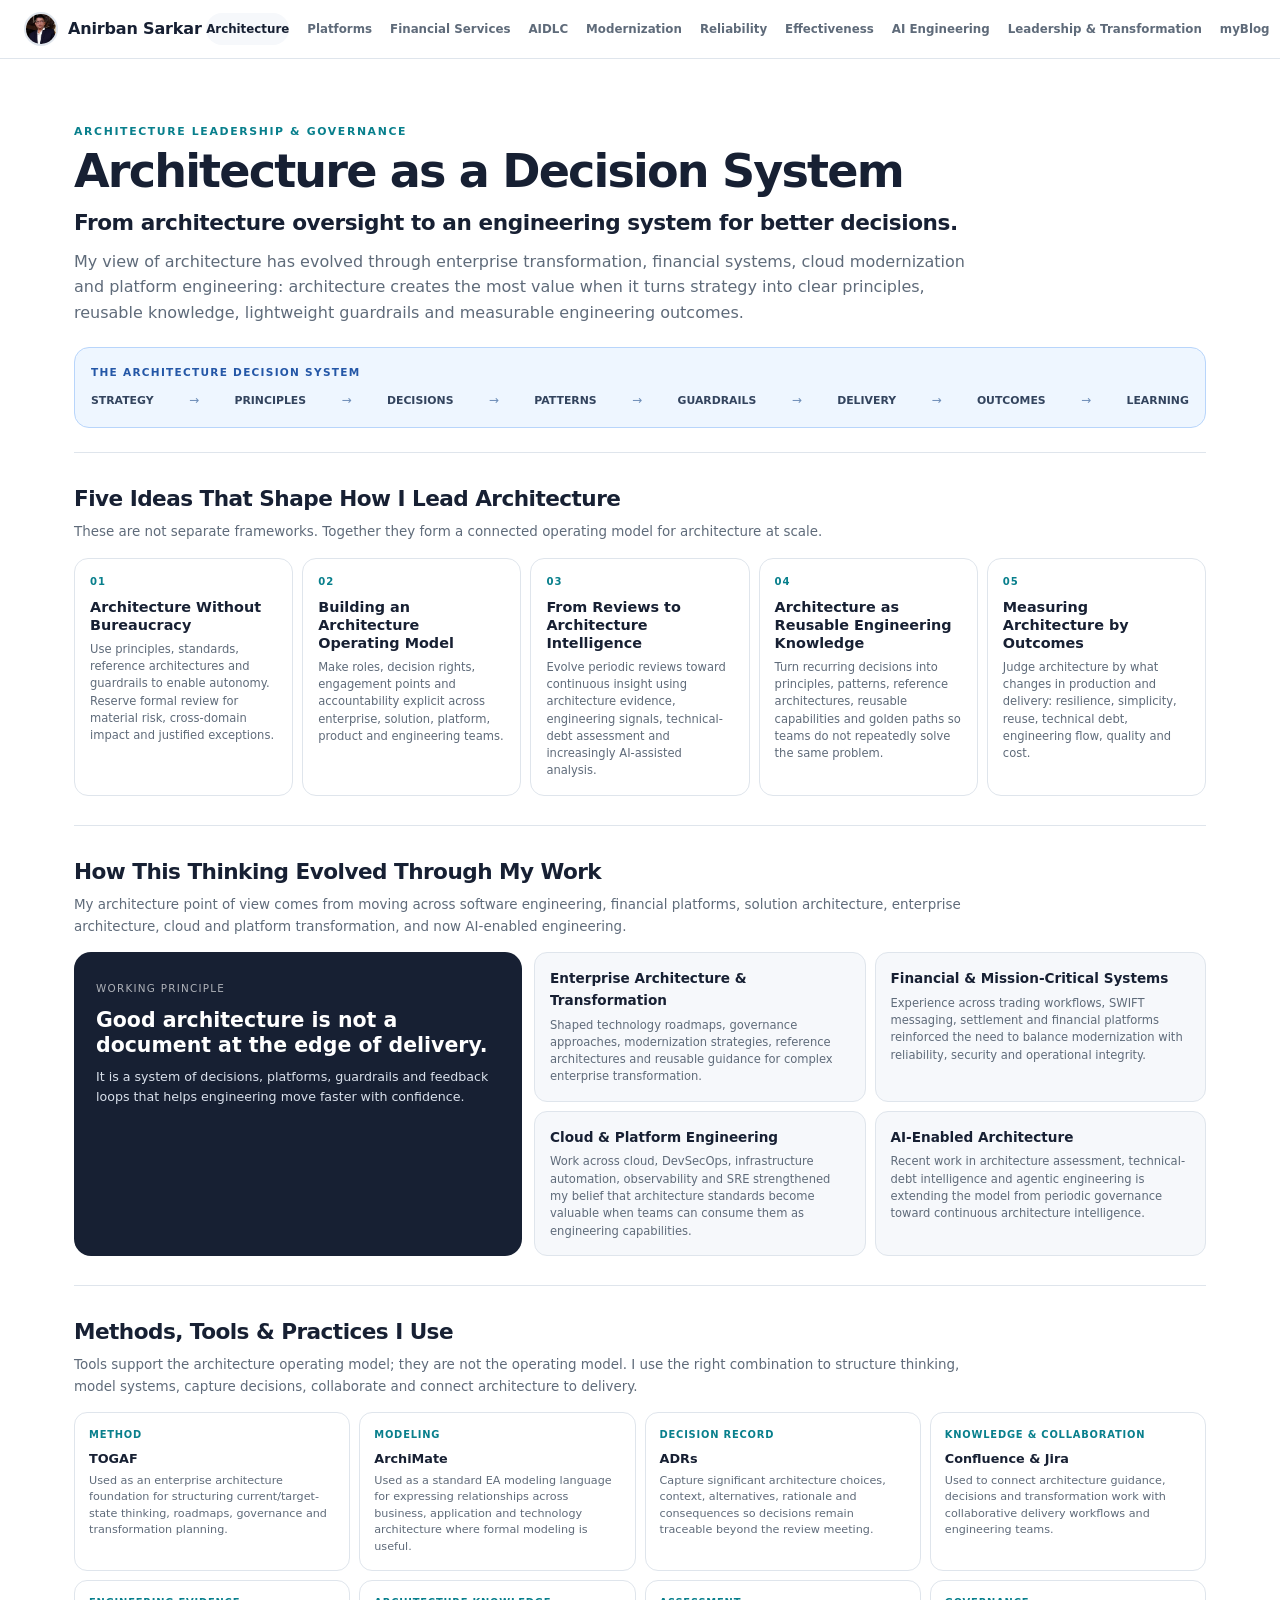
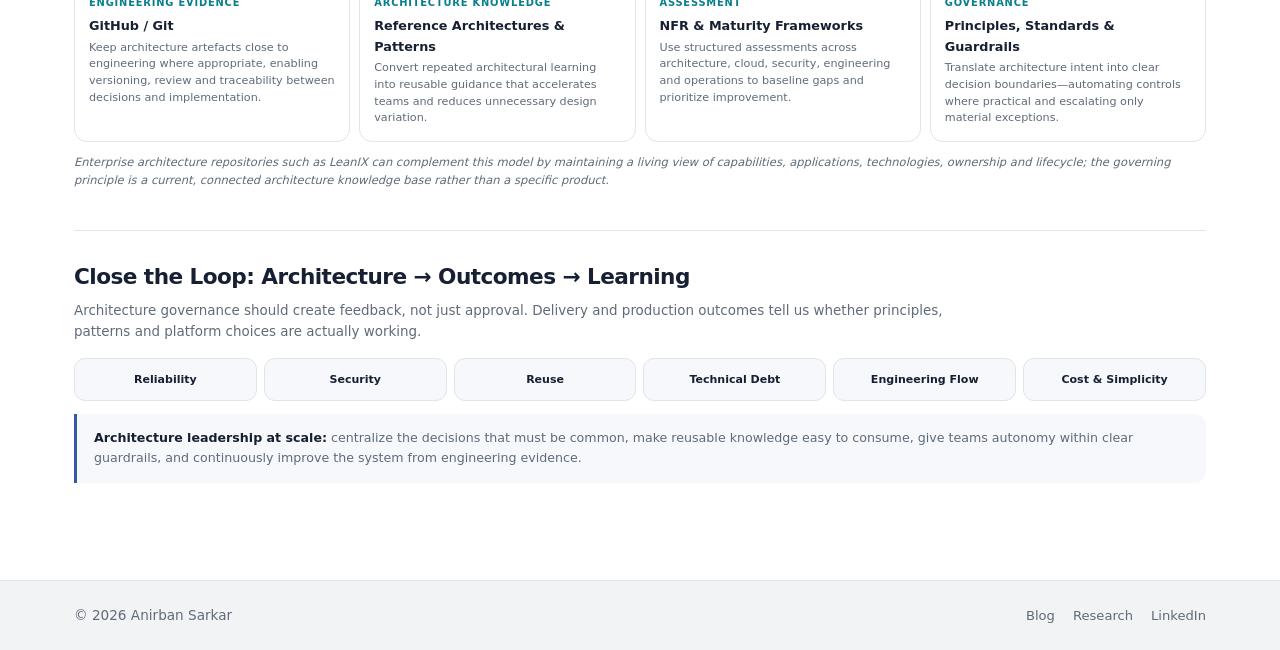
<file: architecture.html>
<!DOCTYPE html>
<html lang="en"><head>
<!-- Google tag (gtag.js) -->
<script async src="https://www.googletagmanager.com/gtag/js?id=G-5BN1G2YJGX"></script>
<script>
  window.dataLayer = window.dataLayer || [];
  function gtag(){dataLayer.push(arguments);}
  gtag('js', new Date());
  gtag('config', 'G-5BN1G2YJGX');
</script>
<meta charset="utf-8"><meta name="viewport" content="width=device-width,initial-scale=1">
<title>Architecture Leadership & Governance | Anirban Sarkar</title>
<meta name="description" content="Anirban Sarkar's perspective on architecture leadership, governance, operating models, reusable architecture knowledge and measurable outcomes.">
<link rel="icon" type="image/png" href="anirban.jpg"><link rel="stylesheet" href="theme.css">
<style>
.arch{max-width:1180px;margin:auto;padding:30px 24px 68px}.nav-links a{font-size:.78rem;padding:7px 9px}.hero{padding:34px 0 24px}.eyebrow{font-size:.68rem;text-transform:uppercase;letter-spacing:.15em;color:var(--accent-2);font-weight:800}.hero h1{font-size:clamp(1.8rem,3.6vw,3rem);line-height:1.08;letter-spacing:-.04em;margin:7px 0 9px}.hero h2{font-size:clamp(1rem,1.8vw,1.35rem);font-weight:650;margin:0 0 8px;letter-spacing:-.02em}.lead{max-width:900px;color:var(--text-muted);font-size:1rem;margin:0}.decision{margin-top:22px;padding:16px;border:1px solid #b8d5fb;background:#eef6ff;border-radius:15px}.decision-label{font-size:.66rem;font-weight:800;letter-spacing:.12em;color:#2457a7;text-transform:uppercase;margin-bottom:10px}.flow{display:flex;align-items:center;justify-content:space-between;gap:5px}.flow span{font-size:.68rem;font-weight:750;color:#33445e;text-align:center}.flow i{font-style:normal;color:#6e8eb8;font-size:.75rem}.section{padding:29px 0;border-top:1px solid var(--border)}.section h2{font-size:1.35rem;margin:0 0 5px;letter-spacing:-.025em}.intro{max-width:900px;color:var(--text-muted);font-size:.84rem;margin:0 0 15px}.ideas{display:grid;grid-template-columns:repeat(5,1fr);gap:9px}.idea{border:1px solid var(--border);border-radius:14px;padding:15px;background:var(--surface);min-height:180px}.num{font-size:.63rem;color:var(--accent-2);font-weight:800;letter-spacing:.1em}.idea h3{font-size:.9rem;line-height:1.25;margin:8px 0 7px}.idea p{font-size:.72rem;line-height:1.5;color:var(--text-muted);margin:0}.story{display:grid;grid-template-columns:.8fr 1.2fr;gap:12px}.principle{border-radius:17px;padding:22px;background:#172033;color:#fff}.principle small{font-size:.65rem;letter-spacing:.12em;text-transform:uppercase;opacity:.65}.principle h3{font-size:1.28rem;line-height:1.25;margin:8px 0}.principle p{font-size:.79rem;line-height:1.6;color:#d9e0eb;margin:0}.experience{display:grid;grid-template-columns:repeat(2,1fr);gap:9px}.exp{border:1px solid var(--border);background:var(--surface-2);border-radius:13px;padding:15px}.exp h3{font-size:.85rem;margin:0 0 5px}.exp p{font-size:.72rem;line-height:1.5;color:var(--text-muted);margin:0}.tool-grid{display:grid;grid-template-columns:repeat(4,1fr);gap:9px}.tool{border:1px solid var(--border);border-radius:13px;padding:14px;background:#fff}.tool b{display:block;font-size:.8rem;margin-bottom:3px}.tool small{display:block;color:var(--accent-2);font-size:.62rem;font-weight:800;text-transform:uppercase;letter-spacing:.08em;margin-bottom:6px}.tool p{font-size:.7rem;line-height:1.48;color:var(--text-muted);margin:0}.tool-note{margin-top:11px;font-size:.72rem;color:var(--text-muted);font-style:italic}.outcomes{display:grid;grid-template-columns:repeat(6,1fr);gap:7px}.outcome{text-align:center;padding:12px 6px;border-radius:11px;background:var(--surface-2);border:1px solid var(--border);font-size:.69rem;font-weight:700}.closing{margin-top:13px;padding:14px 17px;border-left:3px solid var(--accent);background:#f6f8fb;border-radius:0 12px 12px 0;font-size:.79rem;color:var(--text-muted)}.closing strong{color:var(--text)}
@media(max-width:900px){.ideas{grid-template-columns:repeat(2,1fr)}.tool-grid{grid-template-columns:repeat(2,1fr)}.outcomes{grid-template-columns:repeat(3,1fr)}.story{grid-template-columns:1fr}.flow{flex-wrap:wrap;justify-content:flex-start}.flow i{display:none}}
@media(max-width:560px){.ideas,.experience,.tool-grid{grid-template-columns:1fr}.outcomes{grid-template-columns:repeat(2,1fr)}}
/* unified site header */
.site-nav .nav-inner{max-width:1560px;gap:20px}.site-nav .brand{flex-shrink:0;text-decoration:none;color:inherit}.site-nav .nav-links{gap:2px;flex-wrap:nowrap}.site-nav .nav-links a{font-size:.74rem;padding:7px 7px;white-space:nowrap}
/* centered unified header */
.site-nav .nav-inner{width:min(1540px,calc(100% - 48px));max-width:1540px;margin:0 auto;padding:12px 0;display:flex;align-items:center;justify-content:center;gap:36px}.site-nav .brand{flex:0 0 auto}.site-nav .nav-links{display:flex;align-items:center;justify-content:center;gap:22px;flex-wrap:nowrap}.site-nav .nav-links a{padding:7px 0;white-space:nowrap}
/* final unified header spacing */
.site-nav .nav-inner{width:min(1540px,calc(100% - 48px));max-width:1540px;margin:0 auto;padding:12px 0;display:flex;align-items:center;justify-content:center;gap:18px}.site-nav .brand{flex:0 0 auto}.site-nav .nav-links{display:flex;align-items:center;justify-content:center;gap:18px;flex-wrap:nowrap}.site-nav .nav-links a{padding:7px 0;white-space:nowrap}
</style></head><body>
<header class="site-nav"><div class="nav-inner"><a class="brand" href="index.html"><img src="anirban.jpg" alt="" class="brand-avatar"><span>Anirban Sarkar</span></a><nav class="nav-links"><a class="active" href="architecture.html">Architecture</a><a href="platform-engineering.html">Platforms</a><a href="financial-services.html">Financial Services</a><a href="aidlc.html">AIDLC</a><a href="modernization.html">Modernization</a><a href="reliability.html">Reliability</a><a href="engineering-effectiveness.html">Effectiveness</a><a href="ai-engineering.html">AI Engineering</a><a href="leadership-transformation.html">Leadership &amp; Transformation</a><a href="blog.html">myBlog</a></nav></div></header>
<main class="arch">
<section class="hero"><div class="eyebrow">Architecture Leadership & Governance</div><h1>Architecture as a Decision System</h1><h2>From architecture oversight to an engineering system for better decisions.</h2><p class="lead">My view of architecture has evolved through enterprise transformation, financial systems, cloud modernization and platform engineering: architecture creates the most value when it turns strategy into clear principles, reusable knowledge, lightweight guardrails and measurable engineering outcomes.</p>
<div class="decision"><div class="decision-label">The Architecture Decision System</div><div class="flow"><span>STRATEGY</span><i>→</i><span>PRINCIPLES</span><i>→</i><span>DECISIONS</span><i>→</i><span>PATTERNS</span><i>→</i><span>GUARDRAILS</span><i>→</i><span>DELIVERY</span><i>→</i><span>OUTCOMES</span><i>→</i><span>LEARNING</span></div></div></section>

<section class="section"><h2>Five Ideas That Shape How I Lead Architecture</h2><p class="intro">These are not separate frameworks. Together they form a connected operating model for architecture at scale.</p>
<div class="ideas">
<div class="idea"><div class="num">01</div><h3>Architecture Without Bureaucracy</h3><p>Use principles, standards, reference architectures and guardrails to enable autonomy. Reserve formal review for material risk, cross-domain impact and justified exceptions.</p></div>
<div class="idea"><div class="num">02</div><h3>Building an Architecture Operating Model</h3><p>Make roles, decision rights, engagement points and accountability explicit across enterprise, solution, platform, product and engineering teams.</p></div>
<div class="idea"><div class="num">03</div><h3>From Reviews to Architecture Intelligence</h3><p>Evolve periodic reviews toward continuous insight using architecture evidence, engineering signals, technical-debt assessment and increasingly AI-assisted analysis.</p></div>
<div class="idea"><div class="num">04</div><h3>Architecture as Reusable Engineering Knowledge</h3><p>Turn recurring decisions into principles, patterns, reference architectures, reusable capabilities and golden paths so teams do not repeatedly solve the same problem.</p></div>
<div class="idea"><div class="num">05</div><h3>Measuring Architecture by Outcomes</h3><p>Judge architecture by what changes in production and delivery: resilience, simplicity, reuse, technical debt, engineering flow, quality and cost.</p></div>
</div></section>

<section class="section"><h2>How This Thinking Evolved Through My Work</h2><p class="intro">My architecture point of view comes from moving across software engineering, financial platforms, solution architecture, enterprise architecture, cloud and platform transformation, and now AI-enabled engineering.</p>
<div class="story"><div class="principle"><small>Working principle</small><h3>Good architecture is not a document at the edge of delivery.</h3><p>It is a system of decisions, platforms, guardrails and feedback loops that helps engineering move faster with confidence.</p></div>
<div class="experience">
<div class="exp"><h3>Enterprise Architecture & Transformation</h3><p>Shaped technology roadmaps, governance approaches, modernization strategies, reference architectures and reusable guidance for complex enterprise transformation.</p></div>
<div class="exp"><h3>Financial & Mission-Critical Systems</h3><p>Experience across trading workflows, SWIFT messaging, settlement and financial platforms reinforced the need to balance modernization with reliability, security and operational integrity.</p></div>
<div class="exp"><h3>Cloud & Platform Engineering</h3><p>Work across cloud, DevSecOps, infrastructure automation, observability and SRE strengthened my belief that architecture standards become valuable when teams can consume them as engineering capabilities.</p></div>
<div class="exp"><h3>AI-Enabled Architecture</h3><p>Recent work in architecture assessment, technical-debt intelligence and agentic engineering is extending the model from periodic governance toward continuous architecture intelligence.</p></div>
</div></div></section>

<section class="section"><h2>Methods, Tools & Practices I Use</h2><p class="intro">Tools support the architecture operating model; they are not the operating model. I use the right combination to structure thinking, model systems, capture decisions, collaborate and connect architecture to delivery.</p>
<div class="tool-grid">
<div class="tool"><small>Method</small><b>TOGAF</b><p>Used as an enterprise architecture foundation for structuring current/target-state thinking, roadmaps, governance and transformation planning.</p></div>
<div class="tool"><small>Modeling</small><b>ArchiMate</b><p>Used as a standard EA modeling language for expressing relationships across business, application and technology architecture where formal modeling is useful.</p></div>
<div class="tool"><small>Decision Record</small><b>ADRs</b><p>Capture significant architecture choices, context, alternatives, rationale and consequences so decisions remain traceable beyond the review meeting.</p></div>
<div class="tool"><small>Knowledge & Collaboration</small><b>Confluence & Jira</b><p>Used to connect architecture guidance, decisions and transformation work with collaborative delivery workflows and engineering teams.</p></div>
<div class="tool"><small>Engineering Evidence</small><b>GitHub / Git</b><p>Keep architecture artefacts close to engineering where appropriate, enabling versioning, review and traceability between decisions and implementation.</p></div>
<div class="tool"><small>Architecture Knowledge</small><b>Reference Architectures & Patterns</b><p>Convert repeated architectural learning into reusable guidance that accelerates teams and reduces unnecessary design variation.</p></div>
<div class="tool"><small>Assessment</small><b>NFR & Maturity Frameworks</b><p>Use structured assessments across architecture, cloud, security, engineering and operations to baseline gaps and prioritize improvement.</p></div>
<div class="tool"><small>Governance</small><b>Principles, Standards & Guardrails</b><p>Translate architecture intent into clear decision boundaries—automating controls where practical and escalating only material exceptions.</p></div>
</div>
<p class="tool-note">Enterprise architecture repositories such as LeanIX can complement this model by maintaining a living view of capabilities, applications, technologies, ownership and lifecycle; the governing principle is a current, connected architecture knowledge base rather than a specific product.</p></section>

<section class="section"><h2>Close the Loop: Architecture → Outcomes → Learning</h2><p class="intro">Architecture governance should create feedback, not just approval. Delivery and production outcomes tell us whether principles, patterns and platform choices are actually working.</p>
<div class="outcomes"><div class="outcome">Reliability</div><div class="outcome">Security</div><div class="outcome">Reuse</div><div class="outcome">Technical Debt</div><div class="outcome">Engineering Flow</div><div class="outcome">Cost & Simplicity</div></div>
<div class="closing"><strong>Architecture leadership at scale:</strong> centralize the decisions that must be common, make reusable knowledge easy to consume, give teams autonomy within clear guardrails, and continuously improve the system from engineering evidence.</div></section>
</main><footer class="site-footer"><span>&copy; <span id="year"></span> Anirban Sarkar</span><span class="footer-links"><a href="blog.html">Blog</a><a href="research.html">Research</a><a href="https://www.linkedin.com/in/anirban-sarkar-12765b135/" target="_blank" rel="noopener">LinkedIn</a></span></footer><script>document.getElementById('year').textContent=new Date().getFullYear()</script></body></html>
</file>
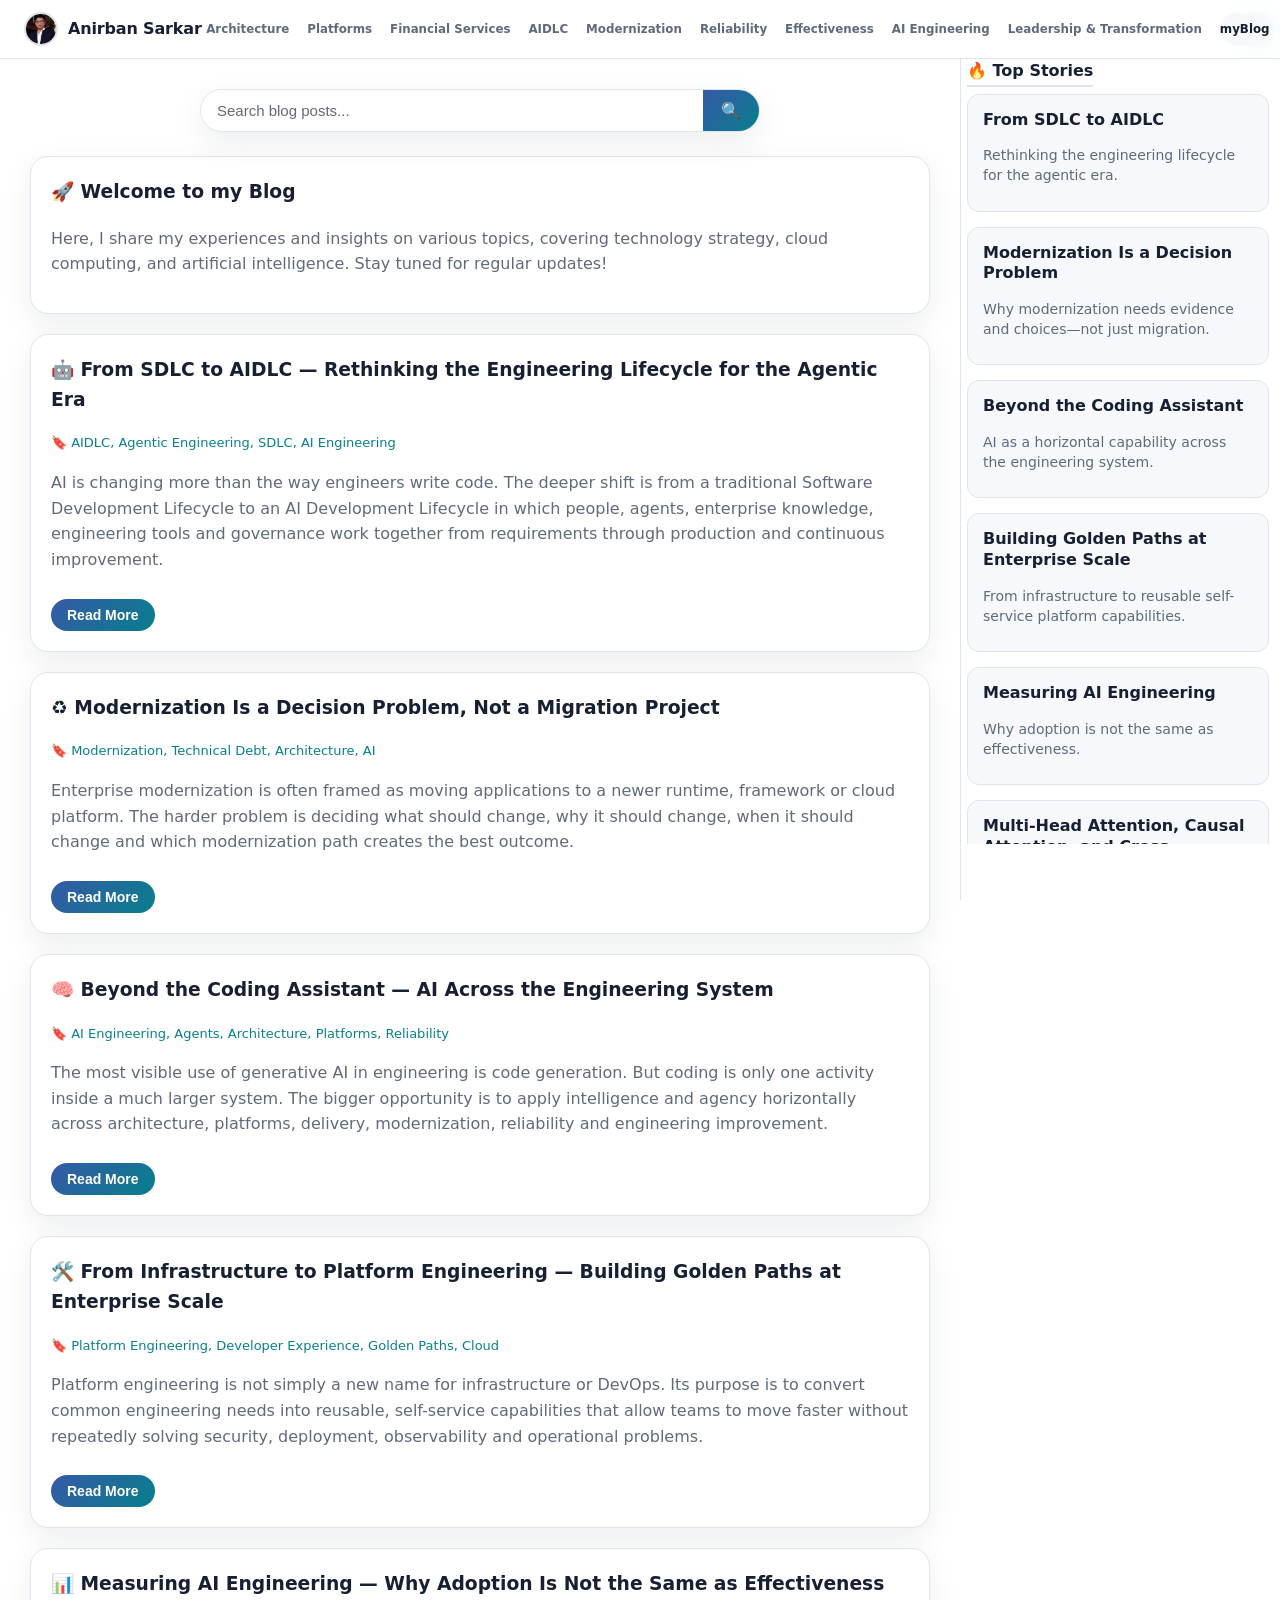
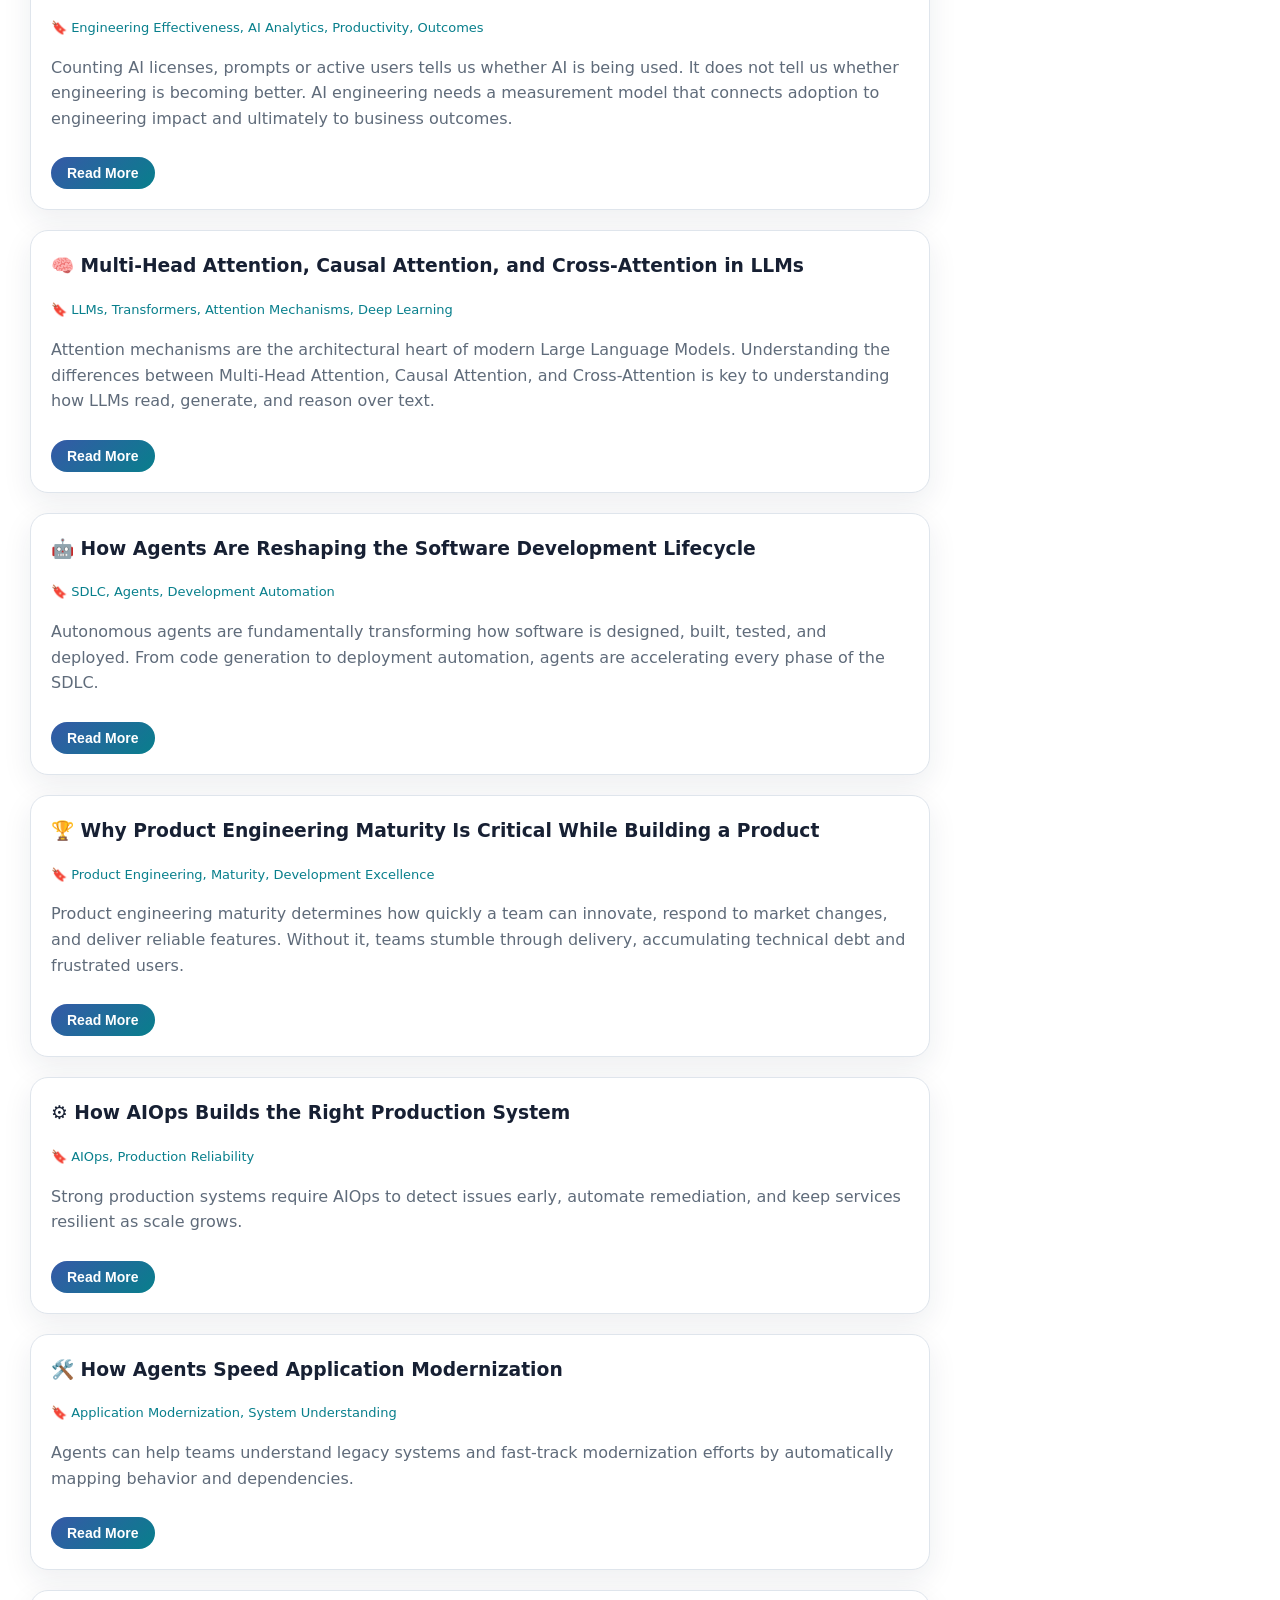
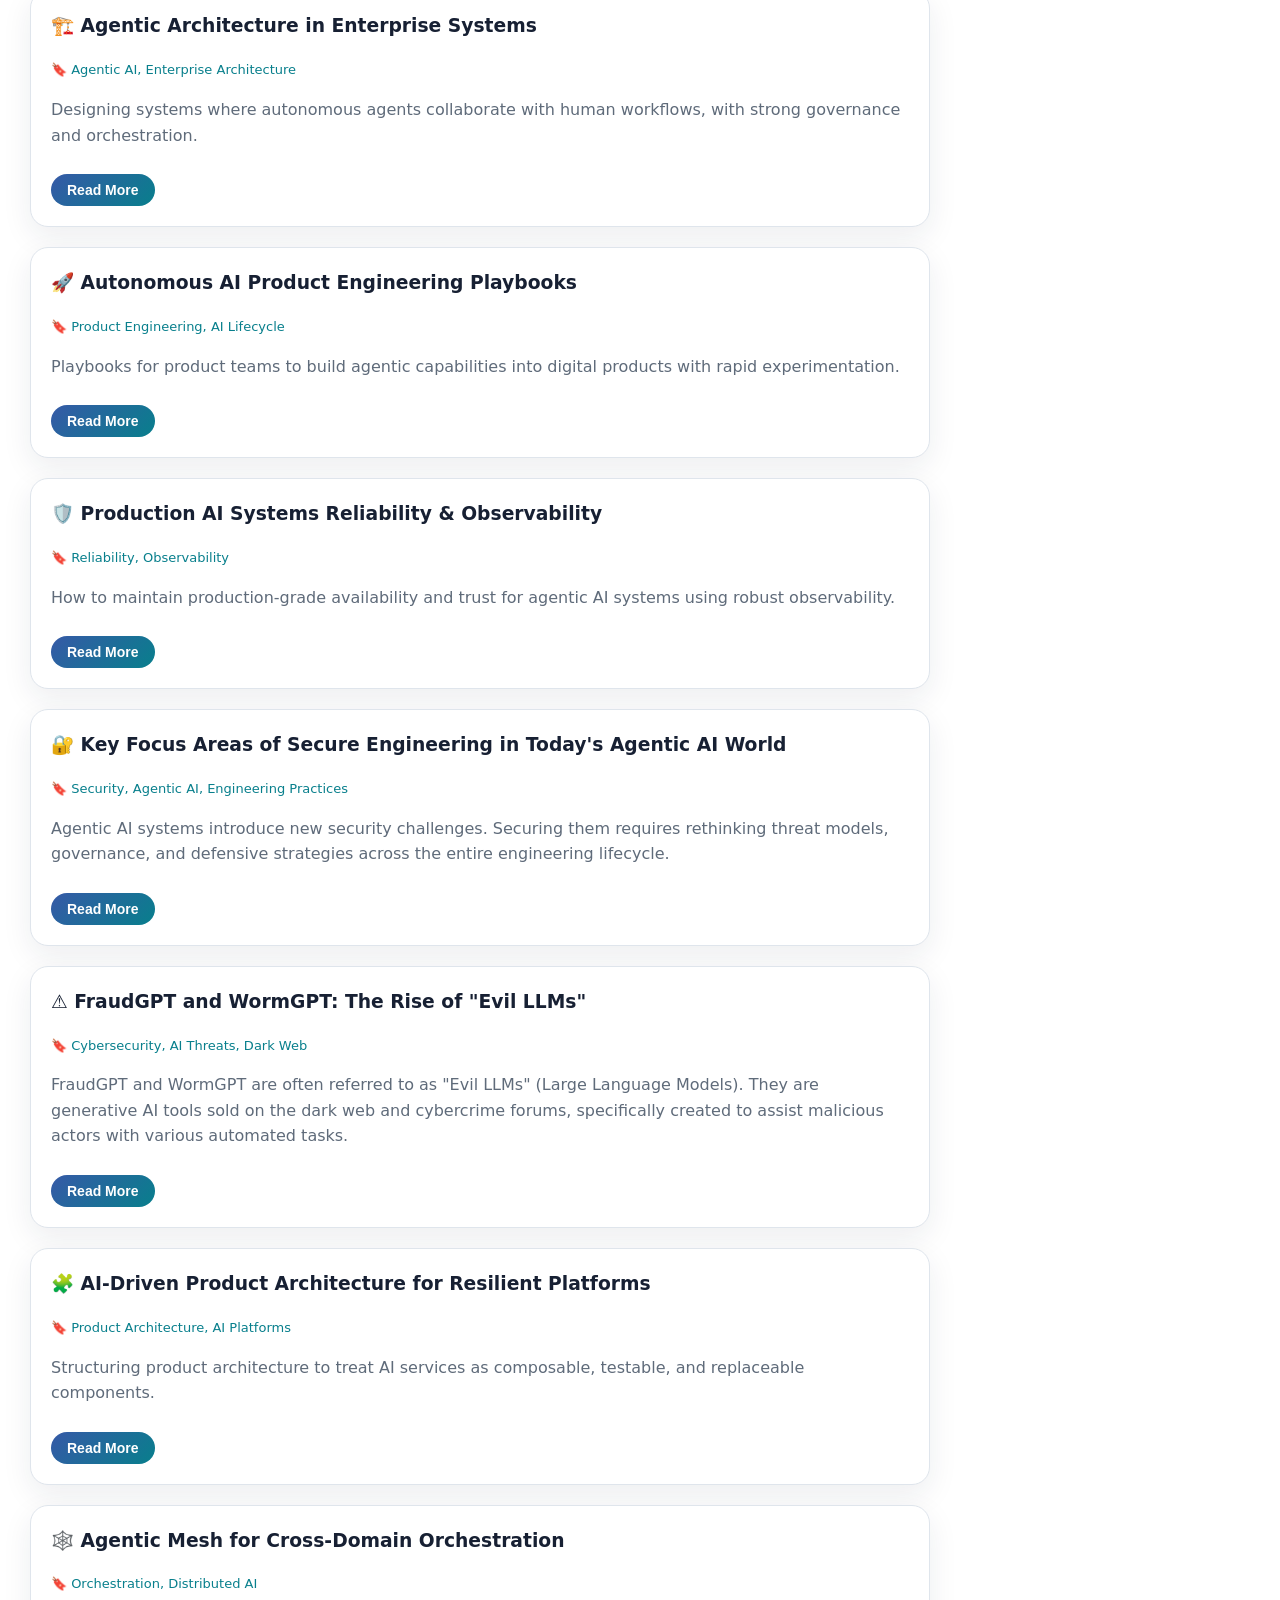
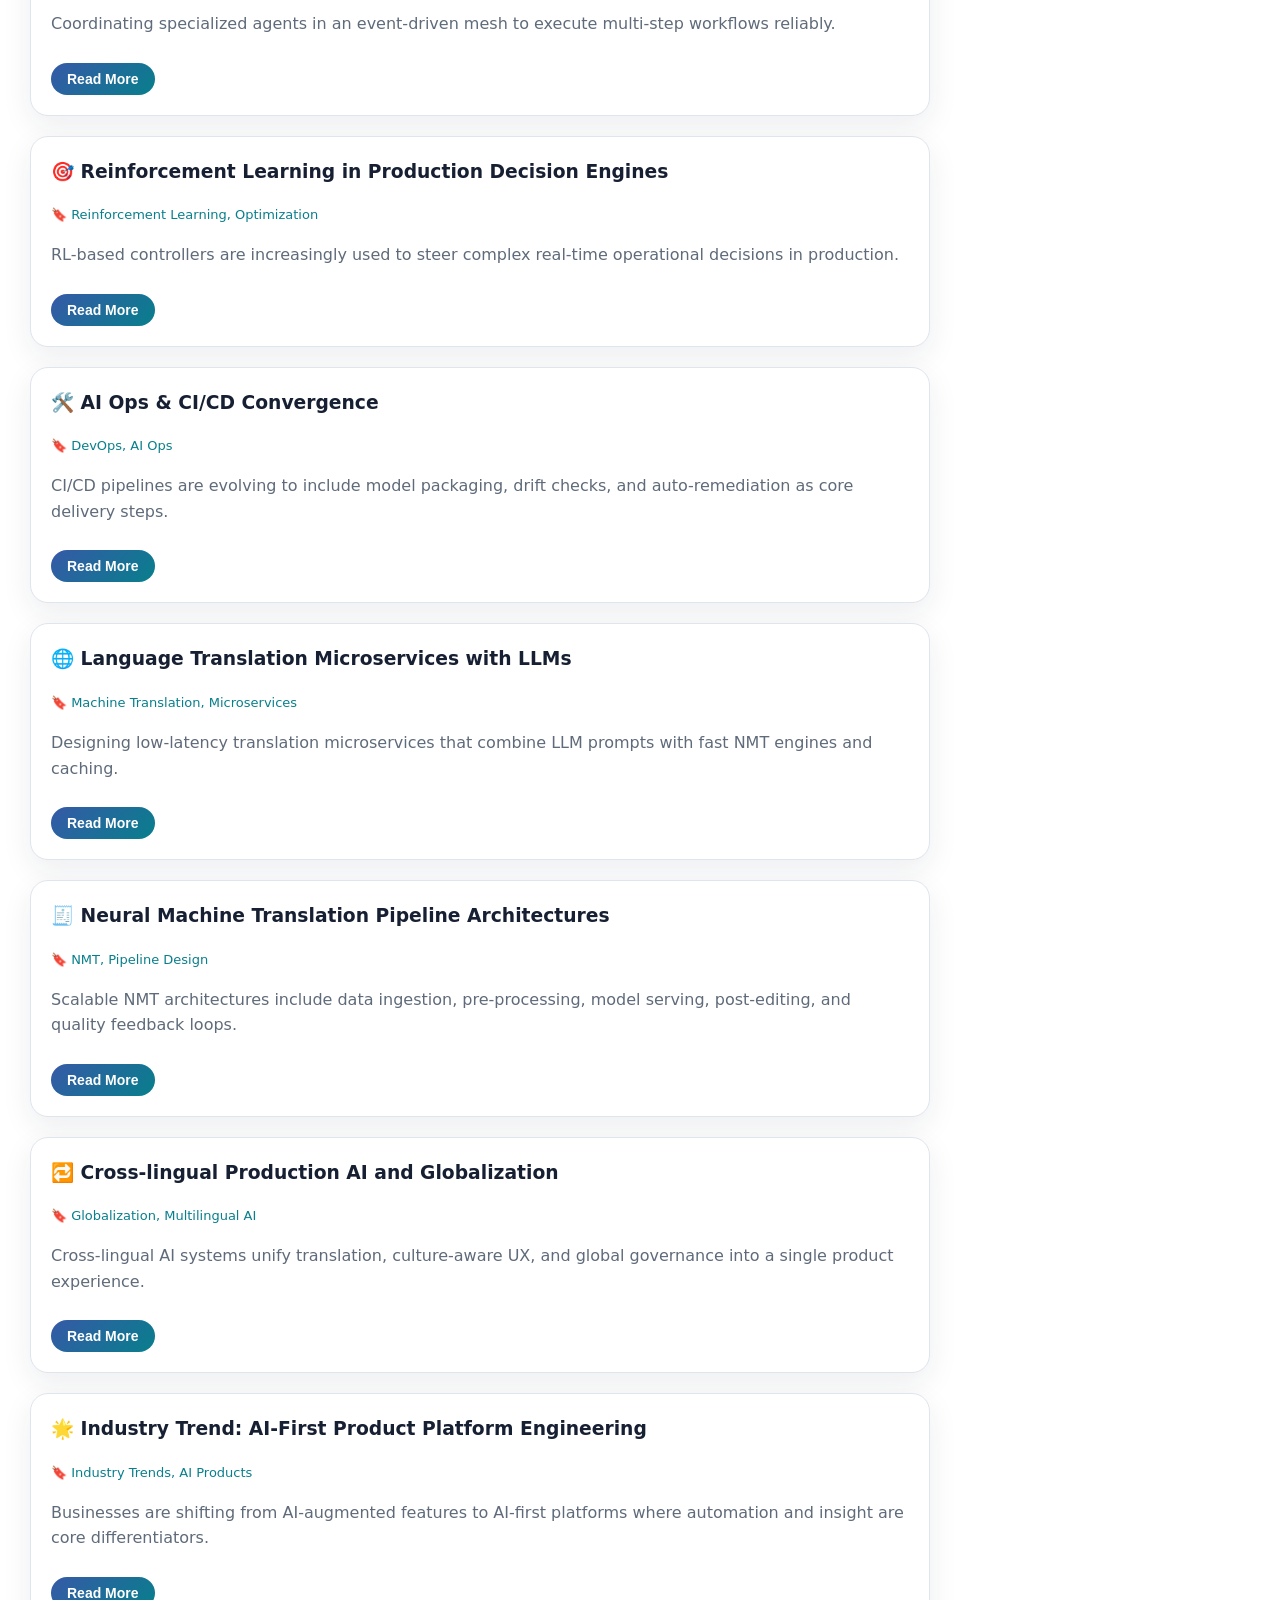
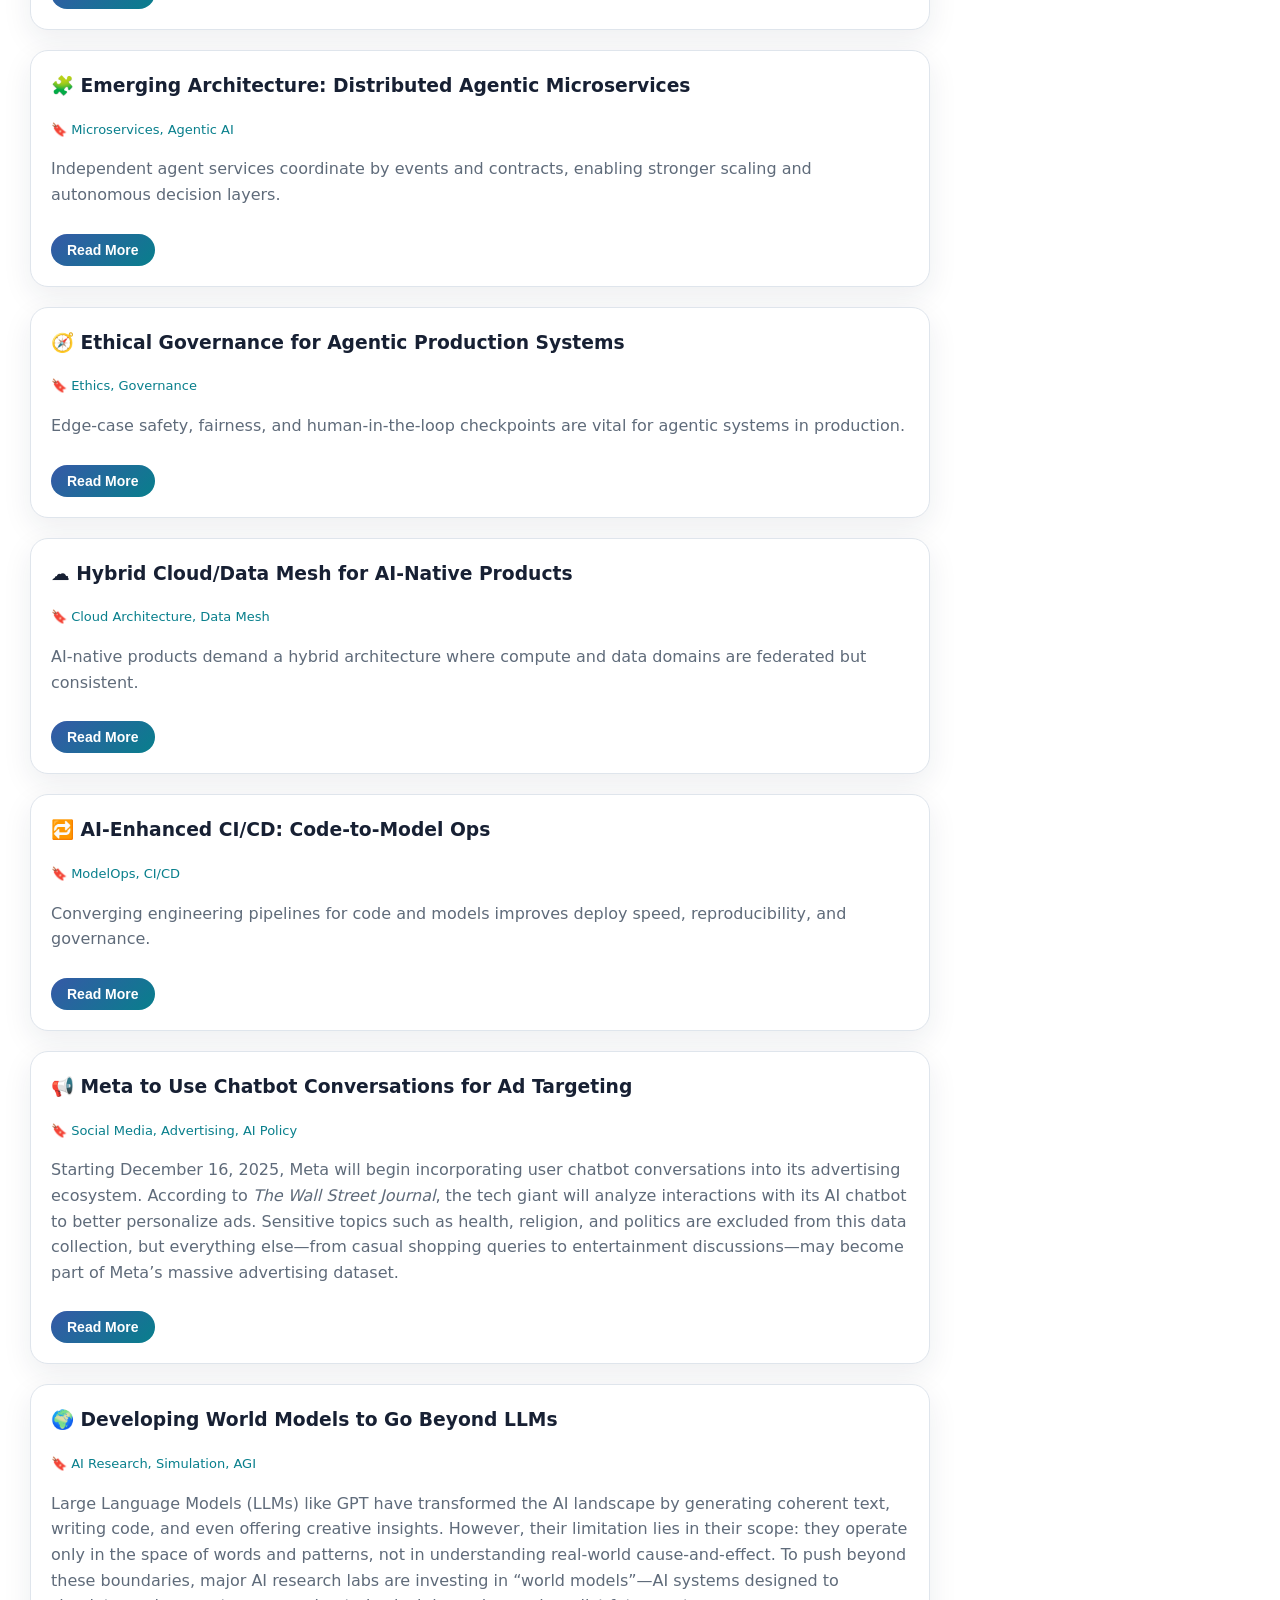
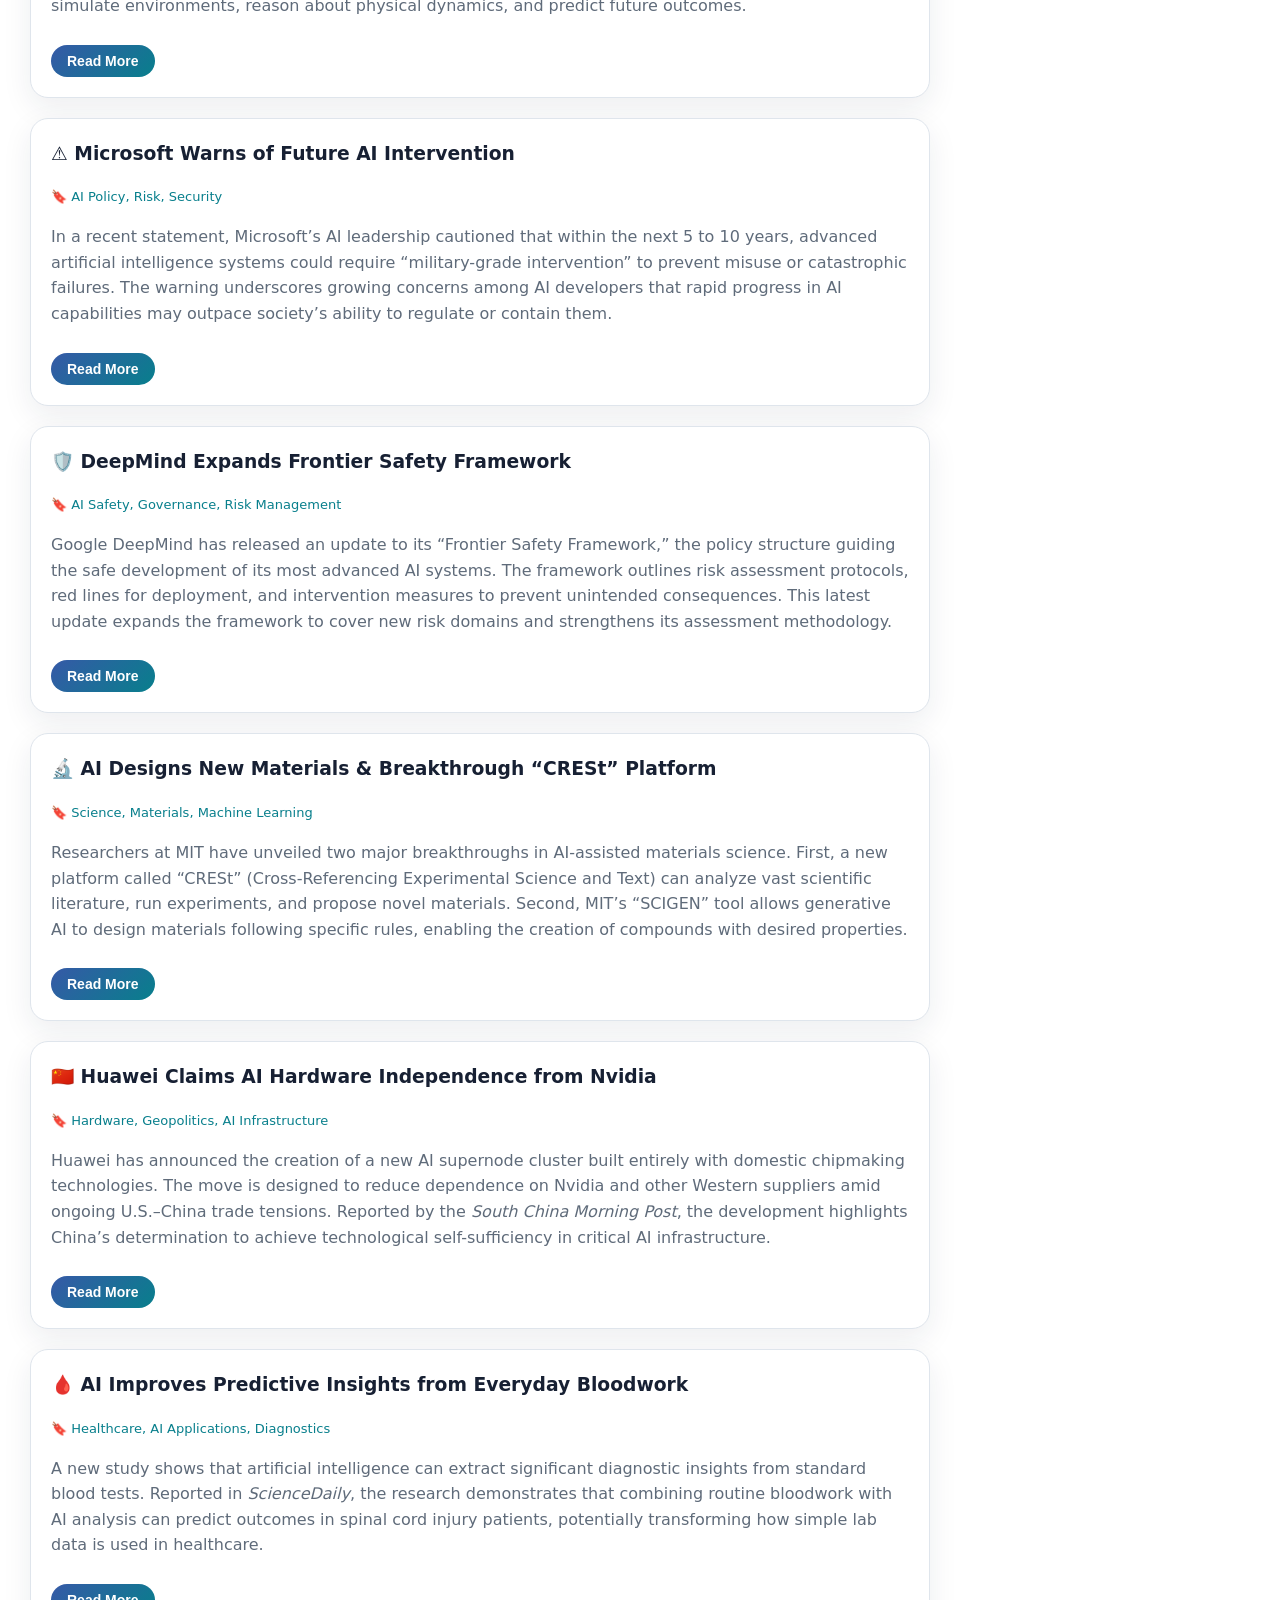
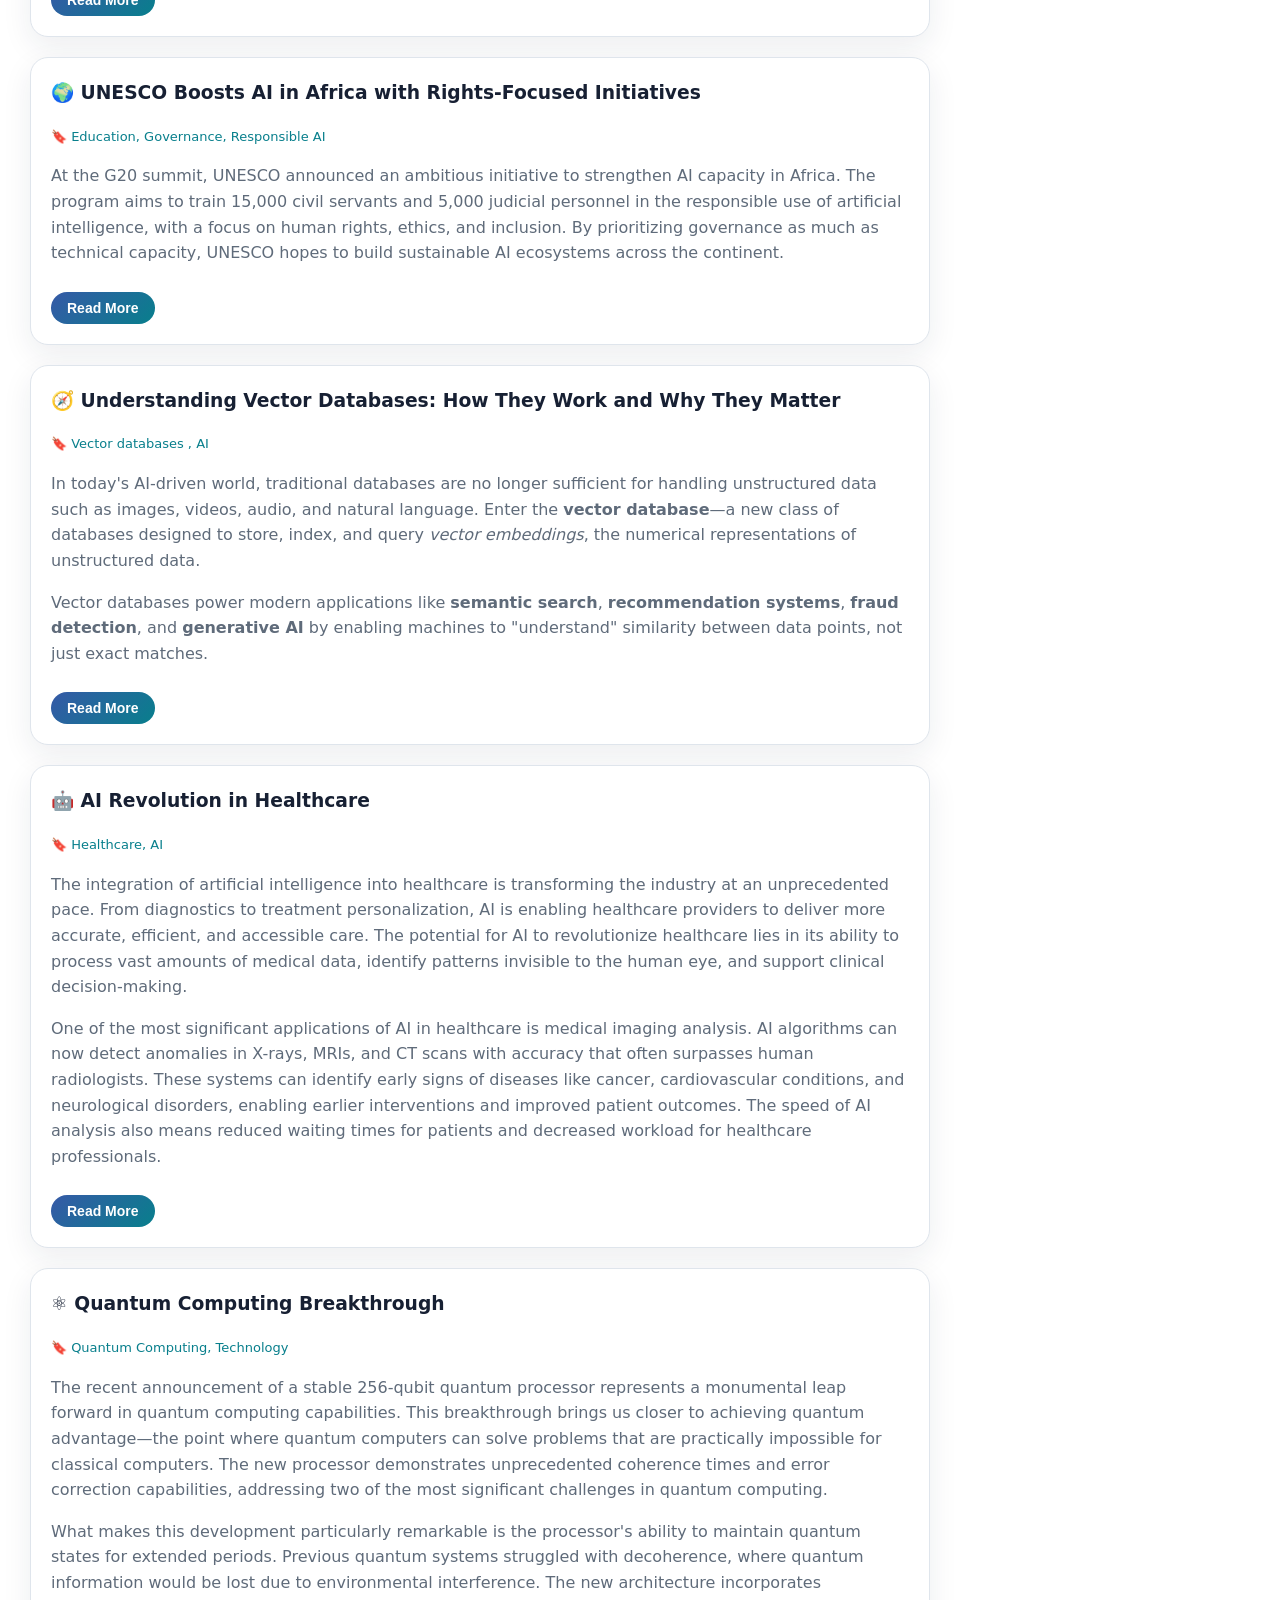
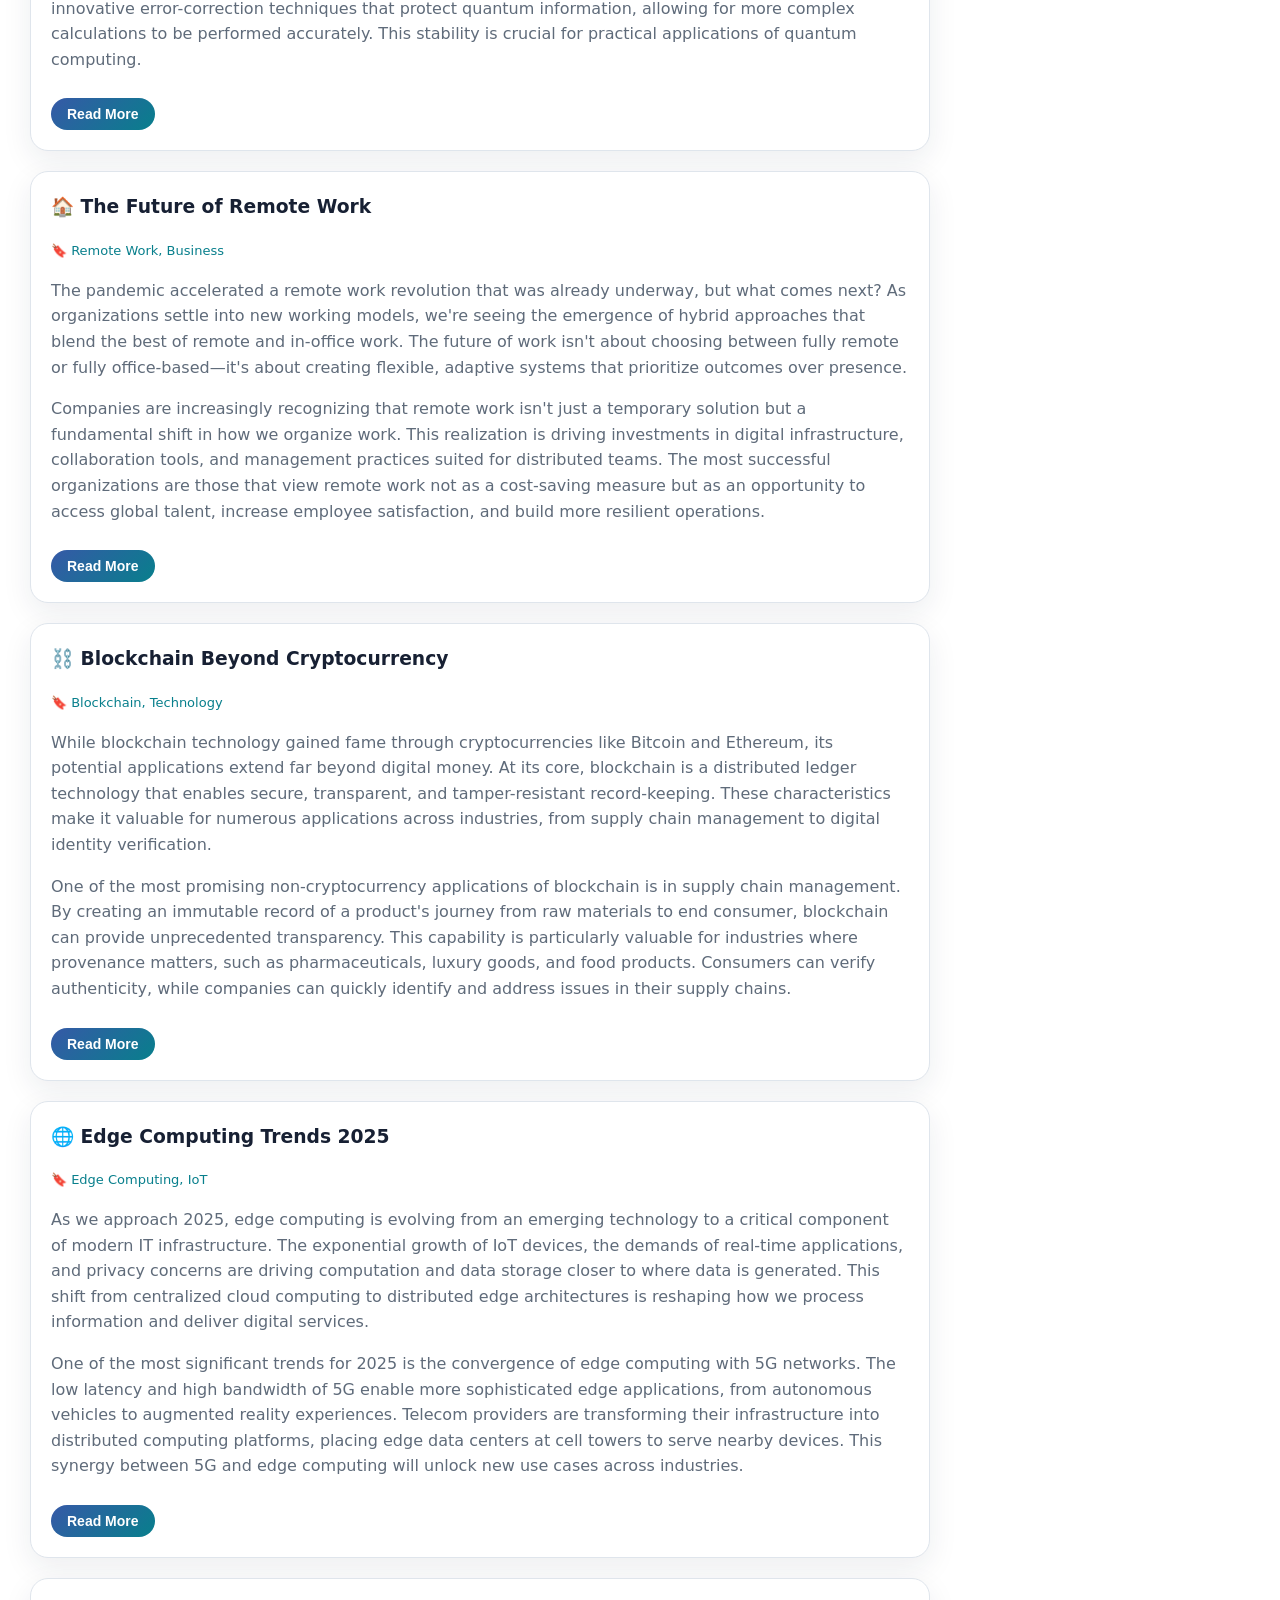
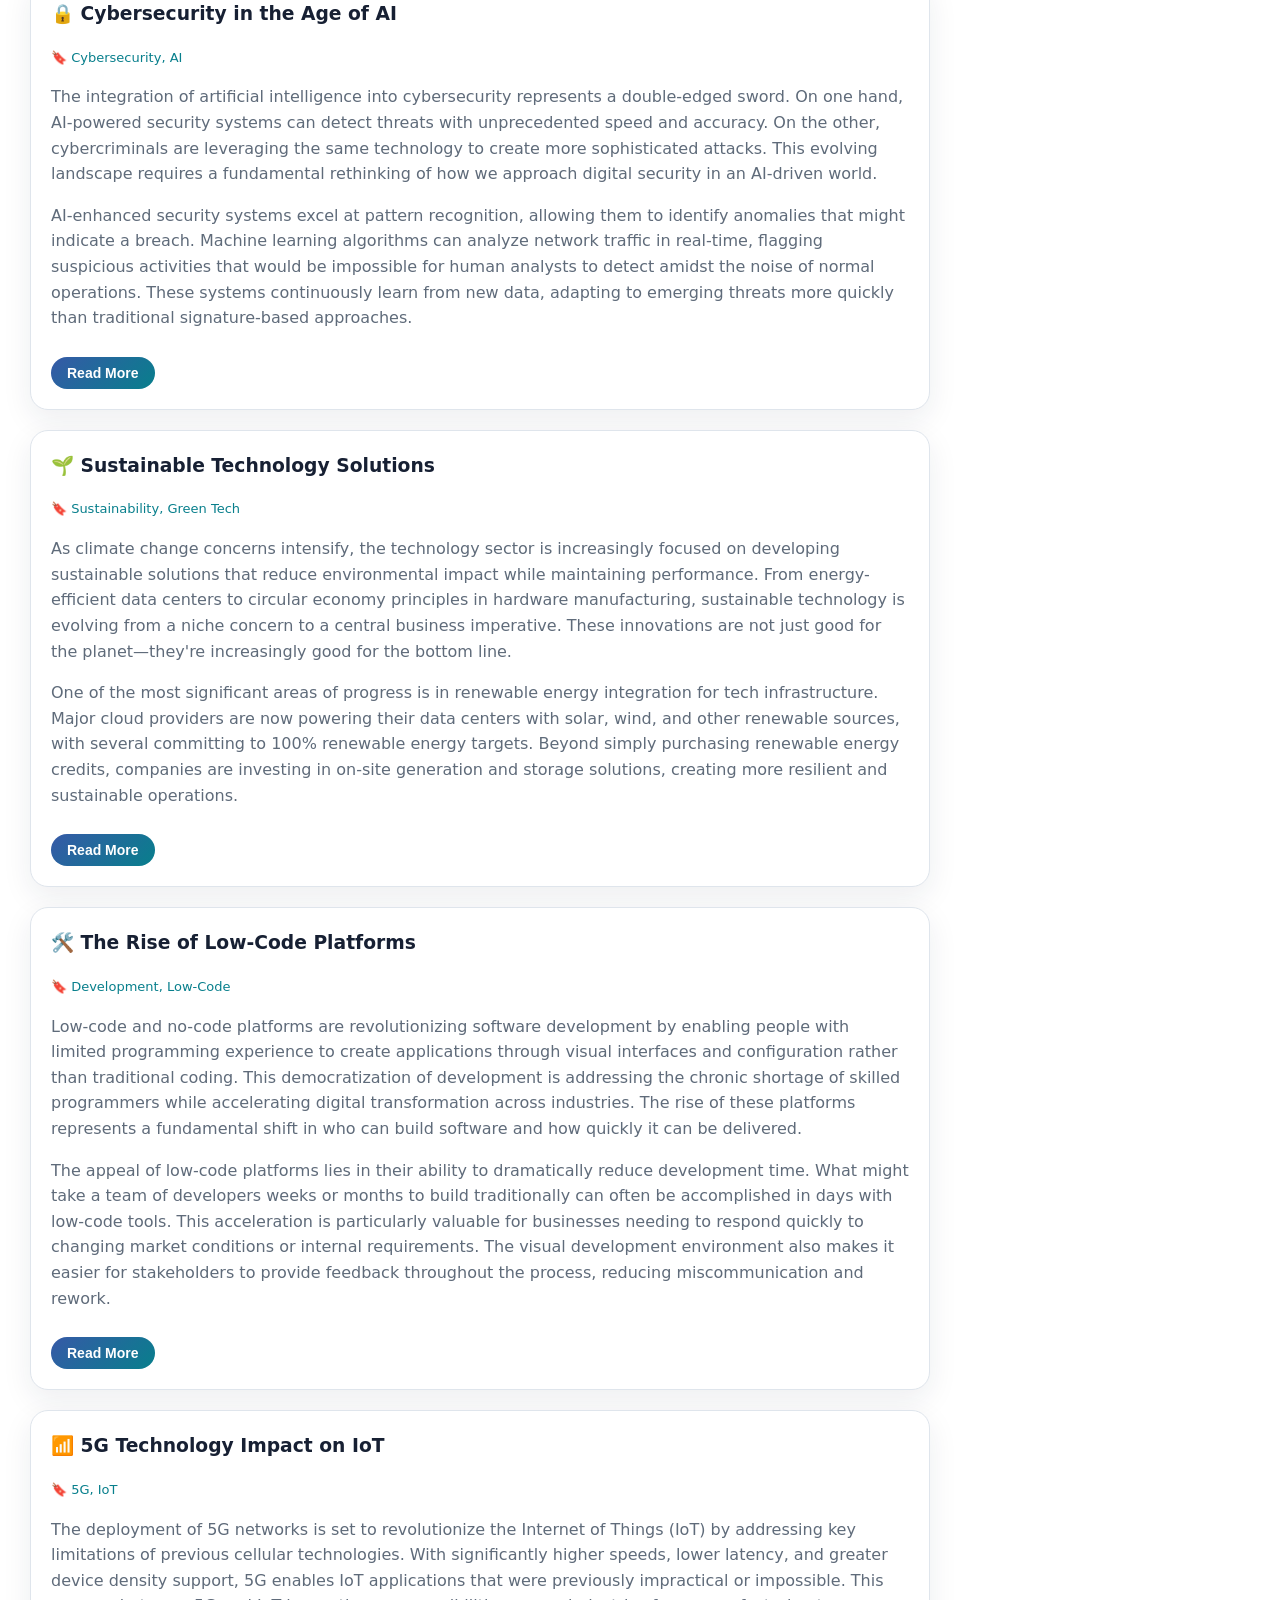
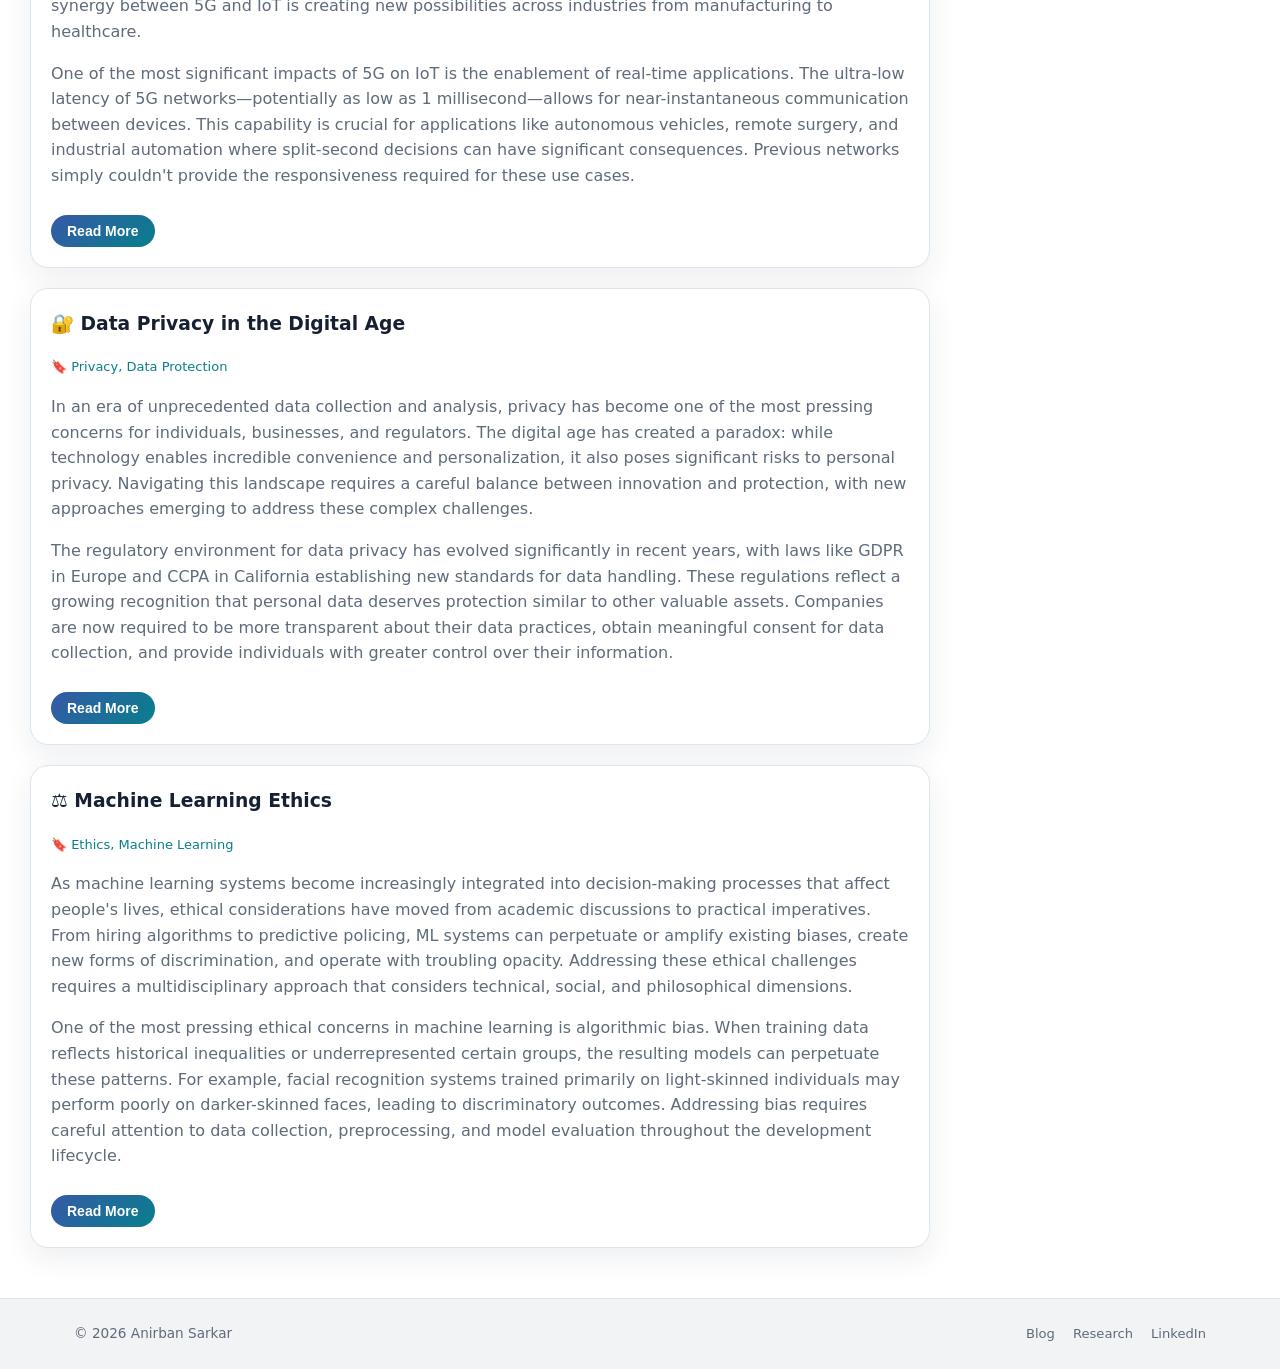
<file: blog.html>
<!DOCTYPE html>
<html lang="en">
<head>
<!-- Google tag (gtag.js) -->
<script async src="https://www.googletagmanager.com/gtag/js?id=G-5BN1G2YJGX"></script>
<script>
  window.dataLayer = window.dataLayer || [];
  function gtag(){dataLayer.push(arguments);}
  gtag('js', new Date());
  gtag('config', 'G-5BN1G2YJGX');
</script>

  <meta charset="utf-8" />
  <meta name="viewport" content="width=device-width,initial-scale=1" />
  <title>Blog | Anirban Sarkar</title>
  <link rel="icon" type="image/png" href="anirban.jpg">
  <link rel="stylesheet" href="theme.css">

  <style>
    :root {
      --right-width: 320px;   /* expanded */
      --right-collapsed: 40px;/* collapsed keeps toggle visible */
      --transition: 300ms;
    }

    body {
      --rs: var(--right-width);
    }
    body.right-collapsed { --rs: var(--right-collapsed); }


    /* main content */
    .main-content {
      box-sizing: border-box;
      padding: 30px; padding-top: 30px;
      margin-left: 0;
      margin-right: var(--rs);
      transition: margin-right var(--transition) ease;
      min-height: 100vh;
    }
    .content-wrapper { max-width: 980px; margin: 0 auto; }


    /* Toggle Button */
    .toggle-btn {
      background: linear-gradient(135deg, var(--accent), var(--accent-2));
      color: white;
      border: none;
      padding: 8px 16px;
      border-radius: 999px;
      cursor: pointer;
      margin-top: 10px;
      font-size: 14px;
      font-weight: 600;
      transition: filter 0.2s;
    }

    .toggle-btn:hover {
      filter: brightness(1.1);
    }

    /* Hidden content */
    .hidden-content {
      display: none;
      margin-top: 15px;
    }
    .hidden-content.is-expanded { display: block; }

    /* right sidebar */
    .right-sidebar {
      position: fixed; right: 0; top: 0;
      width: var(--rs); height: 100vh;
      background: var(--surface);
      border-left: 1px solid var(--border);
      padding: 12px 6px; box-sizing: border-box;
      overflow: hidden;
      transition: width var(--transition) ease, padding var(--transition) ease;
      z-index: 15; display: flex; flex-direction: column;
      align-items: flex-end;
    }

    /* toggle button inside */
    .collapse-btn {
      width: 36px; height: 36px;
      border-radius: 50%; border: none;
      background: linear-gradient(135deg, var(--accent), var(--accent-2)); color: #fff;
      display:flex; align-items:center; justify-content:center;
      cursor:pointer; margin-bottom: 10px;
      transition: transform var(--transition);
      flex-shrink: 0;
    }
    body.right-collapsed .collapse-btn { transform: rotate(180deg); }

    .right-sidebar h2 {
      text-align: center;
      margin-top: 0;
      color: var(--text);
      border-bottom: 2px solid var(--border);
      padding-bottom: 10px;
      font-size: 1.3em;
      flex-shrink: 0; /* Prevent title from shrinking */
    }

    .top-stories-container {
      flex: 1;
      color: var(--text);
      overflow-y: auto;
      padding-right: 5px;
      margin-top: 10px;
      max-height: calc(100vh - 150px); /* Limit height and enable scrolling */
    }

    /* Custom scrollbar for top stories */
    .top-stories-container::-webkit-scrollbar {
      width: 8px;
    }

    .top-stories-container::-webkit-scrollbar-track {
      background: rgba(255, 255, 255, 0.04);
      border-radius: 4px;
    }

    .top-stories-container::-webkit-scrollbar-thumb {
      background: var(--surface-hover);
      border-radius: 4px;
    }

    .top-stories-container::-webkit-scrollbar-thumb:hover {
      background: var(--accent);
    }

    .top-story {
      background: var(--surface-2);
      border: 1px solid var(--border);
      border-radius: 12px;
      padding: 15px;
      margin-bottom: 15px;
      transition: transform 0.2s, border-color 0.2s;
      cursor: pointer;
    }

    .top-story:hover {
      transform: translateY(-3px);
      border-color: var(--accent);
    }

    .top-story h3 {
      margin-top: 0;
      font-size: 16px;
      line-height: 1.3;
      color: var(--text);
    }

    .top-story p {
      font-size: 14px;
      line-height: 1.4;
      margin-bottom: 10px;
      color: var(--text-muted);
    }

    .top-story .meta {
      font-size: 12px;
      color: var(--text-muted);
    }

    /* fade section */
    .right-content {
      flex:1;
      width: 100%;
      opacity: 1;
      transition: opacity var(--transition) ease;
    }
    body.right-collapsed .right-content {
      opacity: 0;
      pointer-events: none;
    }

    .right-title {
      font-weight:700; color:var(--text);
      border-bottom:2px solid var(--border);
      margin-bottom:10px; padding-bottom:5px;
      text-align:center;
    }
    .top-stories { overflow-y:auto; }

    /* search bar */
    .search-container {
      position: sticky; top: 76px; z-index: 50;
      display: flex; background: var(--surface); border: 1px solid var(--border); border-radius: 28px;
      box-shadow: var(--shadow); overflow: hidden;
      width: 100%; max-width: 560px; margin: 0 auto 24px;
    }
    .search-bar { flex:1; padding:12px 16px; border:0; outline:none; font-size: 15px; background: transparent; color: var(--text); }
    .search-bar::placeholder { color: var(--text-muted); }
    .search-button { background: linear-gradient(135deg, var(--accent), var(--accent-2)); color:#fff; border:0; padding:0 18px; cursor:pointer; font-size: 16px; }

    .post { background: var(--surface); border: 1px solid var(--border); padding:20px; border-radius: var(--radius-md); margin-bottom:20px; box-shadow: var(--shadow); }
    .post h3 { margin-top:0; color: var(--text); }
    .post .meta { color: var(--accent-2); font-size: 13px; }
    .post h4 { color: var(--text); }
    .post p, .post li { color: var(--text-muted); }

    @media(max-width:900px){
      .right-sidebar{ display:none; }
      .main-content{ margin-right:0; }
      .search-container{ top: 0; }
    }
  /* blog header align */
.site-nav .nav-inner{max-width:1560px;gap:20px}.site-nav .nav-links{gap:2px}.site-nav .nav-links a{font-size:.74rem;padding:7px 7px}.site-nav .brand{flex-shrink:0}
/* centered unified header */
.site-nav .nav-inner{width:min(1540px,calc(100% - 48px));max-width:1540px;margin:0 auto;padding:12px 0;display:flex;align-items:center;justify-content:center;gap:36px}.site-nav .brand{flex:0 0 auto}.site-nav .nav-links{display:flex;align-items:center;justify-content:center;gap:22px;flex-wrap:nowrap}.site-nav .nav-links a{padding:7px 0;white-space:nowrap}
/* final unified header spacing */
.site-nav .nav-inner{width:min(1540px,calc(100% - 48px));max-width:1540px;margin:0 auto;padding:12px 0;display:flex;align-items:center;justify-content:center;gap:18px}.site-nav .brand{flex:0 0 auto}.site-nav .nav-links{display:flex;align-items:center;justify-content:center;gap:18px;flex-wrap:nowrap}.site-nav .nav-links a{padding:7px 0;white-space:nowrap}
</style>
</head>
<body>

  <header class="site-nav">
    <div class="nav-inner">
      <a class="brand" href="index.html">
        <img src="anirban.jpg" alt="" class="brand-avatar" />
        <span>Anirban Sarkar</span>
      </a>
      <input type="checkbox" id="nav-toggle" class="nav-toggle" />
      <label for="nav-toggle" class="nav-burger" aria-label="Toggle menu"><span></span></label>
      <nav class="nav-links"><a href="architecture.html">Architecture</a><a href="platform-engineering.html">Platforms</a><a href="financial-services.html">Financial Services</a><a href="aidlc.html">AIDLC</a><a href="modernization.html">Modernization</a><a href="reliability.html">Reliability</a><a href="engineering-effectiveness.html">Effectiveness</a><a href="ai-engineering.html">AI Engineering</a><a href="leadership-transformation.html">Leadership &amp; Transformation</a><a class="active" href="blog.html">myBlog</a></nav>
    </div>
  </header>

  <!-- main -->
  <main class="main-content">
    <div class="content-wrapper">
      <div class="search-container">
        <input id="search-input" class="search-bar" placeholder="Search blog posts..." />
        <button class="search-button" onclick="performSearch()">🔍</button>
      </div>
      <div class="post"><h3>🚀 Welcome to my Blog</h3>
        <p>
        Here, I share my experiences and insights on various topics, 
        covering technology strategy, cloud computing, and artificial intelligence. Stay tuned for regular updates!
      </p>
      </div>
    <div class="post" id="from-sdlc-to-aidlc">
      <h3>🤖 From SDLC to AIDLC — Rethinking the Engineering Lifecycle for the Agentic Era</h3>
      <div class="meta">🔖 AIDLC, Agentic Engineering, SDLC, AI Engineering</div>
      <p>AI is changing more than the way engineers write code. The deeper shift is from a traditional Software Development Lifecycle to an AI Development Lifecycle in which people, agents, enterprise knowledge, engineering tools and governance work together from requirements through production and continuous improvement.</p>
      <div class="hidden-content">
        <h4>Beyond AI-Assisted Coding</h4><p>Most organizations begin their AI journey with coding assistants. That is useful, but it addresses only one part of the engineering system. Requirements still need interpretation, architecture decisions still need context, tests must reflect business intent, releases require evidence, and production operations continuously generate new knowledge. AIDLC connects these activities rather than optimizing coding in isolation.</p>
        <h4>A Lifecycle of People and Agents</h4><p>In an AIDLC model, agents can assist with PRD refinement, requirement analysis, acceptance criteria, architecture context, backlog decomposition, implementation, test generation, code review, traceability, release readiness, incident analysis and technical-debt discovery. The goal is not autonomous software delivery at any cost. Engineers remain accountable for important decisions while agents reduce repetitive work and make relevant context available at the point of action.</p>
        <h4>Context Is the Foundation</h4><p>An enterprise agent becomes significantly more useful when it understands approved architecture patterns, repositories, work items, documentation, quality signals, security controls and operational evidence. Connecting AI to this context through governed APIs and tool interfaces turns a generic model into an engineering capability.</p>
        <h4>Governance Must Be Designed In</h4><p>As agents move from recommending to generating and eventually executing actions, identity, authorization, human approval, auditability, model and data controls, observability and safe rollback become part of the lifecycle itself. Progressive autonomy is more sustainable than uncontrolled automation.</p>
        <h4>The AIDLC Feedback Loop</h4><p>Requirements influence architecture; architecture guides implementation; verification produces quality evidence; production creates reliability evidence; and that evidence should continuously improve requirements, patterns, platforms and future engineering decisions. AI can help close this loop by understanding signals that were previously fragmented across tools and teams.</p>
        <h4>The Leadership Question</h4><p>The transition from SDLC to AIDLC is therefore an operating-model transformation, not a tooling rollout. Leaders need to decide where AI creates measurable value, what reusable capabilities should be platformized, where human judgment remains essential, and how effectiveness will be measured. The organizations that get this right will not simply write code faster—they will build a more intelligent engineering system.</p>
      </div><button class="toggle-btn" onclick="toggleContent(this)">Read More</button>
    </div>

    <div class="post" id="modernization-decision-problem">
      <h3>♻️ Modernization Is a Decision Problem, Not a Migration Project</h3>
      <div class="meta">🔖 Modernization, Technical Debt, Architecture, AI</div>
      <p>Enterprise modernization is often framed as moving applications to a newer runtime, framework or cloud platform. The harder problem is deciding what should change, why it should change, when it should change and which modernization path creates the best outcome.</p>
      <div class="hidden-content">
        <h4>Start with Evidence, Not a Migration Target</h4><p>A modernization program should begin by understanding the application estate: code quality, architecture, dependencies, security exposure, operational reliability, cost, business criticality and change frequency. Without this evidence, organizations risk modernizing systems that do not need it while leaving higher-risk constraints untouched.</p>
        <h4>Modernization Requires Choices</h4><p>Not every system deserves the same treatment. A useful decision model considers business value, technical health, security and operational risk, run and change cost, dependencies and change complexity. The outcome may be to refactor, re-architect, replace or retire. Cloud migration can be part of the answer, but it is not the decision model itself.</p>
        <h4>Technical Debt Is Dynamic</h4><p>Technical debt is continuously created as applications evolve, dependencies age, standards change and business priorities shift. That means modernization cannot be a periodic transformation program followed by years of neglect. The target state should be a continuous modernization capability.</p>
        <h4>Where AI and Agents Help</h4><p>AI can accelerate repository analysis, dependency discovery, architecture-drift detection, upgrade assessment, remediation, test generation and documentation. Specialized agents can assist with language migration, runtime and framework upgrades, code remediation and validation. Their value is highest when they operate inside an evidence-based modernization process rather than performing isolated code conversion.</p>
        <h4>Close the Loop with Production</h4><p>Modernized software must be validated through quality, security and production evidence. Performance, incidents, cost and reliability should feed back into the next modernization decisions. This turns modernization into an engineering loop: assess, decide, change, validate, observe and reassess.</p>
        <h4>The Real Outcome</h4><p>The objective is not to declare that an application has been migrated. It is to reduce risk, simplify change, improve reliability and create an estate that can continue evolving. Modernization succeeds when it becomes an ongoing decision capability rather than a one-time technology project.</p>
      </div><button class="toggle-btn" onclick="toggleContent(this)">Read More</button>
    </div>

    <div class="post" id="ai-across-engineering-system">
      <h3>🧠 Beyond the Coding Assistant — AI Across the Engineering System</h3>
      <div class="meta">🔖 AI Engineering, Agents, Architecture, Platforms, Reliability</div>
      <p>The most visible use of generative AI in engineering is code generation. But coding is only one activity inside a much larger system. The bigger opportunity is to apply intelligence and agency horizontally across architecture, platforms, delivery, modernization, reliability and engineering improvement.</p>
      <div class="hidden-content">
        <h4>Architecture Intelligence</h4><p>AI can help architects retrieve enterprise standards, compare options, identify architecture drift, surface dependencies and capture decision context. It does not replace architectural judgment; it reduces the cost of finding evidence and makes institutional knowledge easier to reuse.</p>
        <h4>Lifecycle Intelligence</h4><p>Across the development lifecycle, AI can refine requirements, decompose work, assist implementation, generate tests, review changes and assemble release evidence. When these capabilities share context, they become more valuable than a collection of disconnected copilots.</p>
        <h4>Modernization Intelligence</h4><p>Legacy estates contain enormous amounts of implicit knowledge. AI can analyze repositories, dependencies, quality signals and documentation to help teams understand technical debt and prioritize modernization. Agents can then assist with controlled remediation and migration workflows.</p>
        <h4>Platform and Reliability Intelligence</h4><p>Platform engineering can use AI to improve developer self-service, explain golden paths and diagnose delivery friction. In operations, AI can correlate telemetry, incidents and changes to accelerate detection and root-cause analysis, while governed agents can recommend or execute carefully controlled remediation.</p>
        <h4>Engineering Intelligence</h4><p>Delivery, quality, reliability, cost and AI-usage data should ultimately inform engineering decisions. AI can help identify patterns across these signals and turn dashboards into actionable insight.</p>
        <h4>A Horizontal Capability</h4><p>The strategic shift is to stop treating AI as a coding feature and start designing reusable AI engineering capabilities: enterprise context, approved models, agents, tool integration, security, observability and governance. That creates an intelligence layer across the engineering system rather than another isolated tool.</p>
      </div><button class="toggle-btn" onclick="toggleContent(this)">Read More</button>
    </div>

    <div class="post" id="platform-engineering-golden-paths">
      <h3>🛠️ From Infrastructure to Platform Engineering — Building Golden Paths at Enterprise Scale</h3>
      <div class="meta">🔖 Platform Engineering, Developer Experience, Golden Paths, Cloud</div>
      <p>Platform engineering is not simply a new name for infrastructure or DevOps. Its purpose is to convert common engineering needs into reusable, self-service capabilities that allow teams to move faster without repeatedly solving security, deployment, observability and operational problems.</p>
      <div class="hidden-content">
        <h4>Why Infrastructure Alone Is Not Enough</h4><p>Cloud platforms provide powerful primitives, but application teams still need to assemble networks, pipelines, security controls, deployment patterns, observability and operational practices. When every team makes these decisions independently, the organization creates fragmentation and cognitive load.</p>
        <h4>The Golden Path</h4><p>A golden path is an opinionated, supported route for common engineering scenarios. It can combine reference architectures, templates, infrastructure as code, CI/CD, security controls, observability and operational defaults. The path should make the preferred approach easier than reinventing it, while allowing exceptions when genuine product needs require them.</p>
        <h4>Standardize, Automate, Platformize</h4><p>Good platform strategy starts by identifying what should be common. Repeatable work is automated; stable reusable capabilities are platformized; and teams consume them through self-service interfaces. This is where architecture becomes executable rather than remaining a set of documents.</p>
        <h4>Developer Experience Is the Product</h4><p>An internal platform has users: engineers. Its success therefore depends on discoverability, usability, documentation, feedback and reliability. Platform teams should think like product teams, measuring adoption and friction while continuously improving the experience.</p>
        <h4>Guardrails Rather Than Gates</h4><p>Security, compliance and architecture standards can be embedded into templates, policies and pipelines. Automated guardrails reduce the need for repeated manual reviews and make the safe path the easiest path.</p>
        <h4>Measure the Outcome</h4><p>The goal is not the number of platform services created. Useful measures include reduced lead time, fewer bespoke implementations, improved reliability, faster onboarding, lower cognitive load and higher reuse. At enterprise scale, platform engineering is ultimately an operating-model and developer-experience discipline enabled by technology.</p>
      </div><button class="toggle-btn" onclick="toggleContent(this)">Read More</button>
    </div>

    <div class="post" id="measuring-ai-engineering">
      <h3>📊 Measuring AI Engineering — Why Adoption Is Not the Same as Effectiveness</h3>
      <div class="meta">🔖 Engineering Effectiveness, AI Analytics, Productivity, Outcomes</div>
      <p>Counting AI licenses, prompts or active users tells us whether AI is being used. It does not tell us whether engineering is becoming better. AI engineering needs a measurement model that connects adoption to engineering impact and ultimately to business outcomes.</p>
      <div class="hidden-content">
        <h4>Adoption Is Only the First Signal</h4><p>Usage metrics such as active users, assisted workflows, agent executions or model consumption are useful leading indicators. But high usage can coexist with unchanged delivery performance, increased review burden or higher cost. Adoption should therefore be treated as an input, not the outcome.</p>
        <h4>Measure the Engineering System</h4><p>AI effectiveness should be evaluated alongside delivery flow, quality, reliability and engineering productivity. Useful evidence may include cycle time, deployment frequency, change failure, defects, review time, rework, incident recovery and developer experience. No single metric can explain the whole system.</p>
        <h4>Connect Usage to Impact</h4><p>The important analytical question is whether AI-assisted work correlates with better outcomes. Are teams completing comparable work faster? Is quality stable or improving? Are reviews becoming easier? Are incidents or regressions increasing? Does the benefit persist after the novelty period?</p>
        <h4>Include Cost and Risk</h4><p>Model and token consumption, platform cost, security exposure, human-review effort and operational risk belong in the effectiveness model. A workflow that saves engineering time but creates significant downstream review or reliability cost may not be an improvement.</p>
        <h4>Use Metrics for Learning, Not Surveillance</h4><p>Engineering measurement should help teams improve systems and workflows, not become a mechanism for simplistic individual productivity scoring. AI makes this especially important because much of the value comes from better decisions, reduced cognitive load and faster access to context—benefits that commit counts cannot capture.</p>
        <h4>From Dashboard to Engineering Intelligence</h4><p>The mature model connects AI adoption, delivery, quality, reliability and cost data so leaders and teams can identify where AI creates value and where it does not. The progression is simple: adoption → usage → engineering impact → business outcome. Measuring that chain is how AI experimentation becomes disciplined engineering transformation.</p>
      </div><button class="toggle-btn" onclick="toggleContent(this)">Read More</button>
    </div>


    <div class="post" id="topic-attention-mechanisms-llm">
      <h3>🧠 Multi-Head Attention, Causal Attention, and Cross-Attention in LLMs</h3>
      <div class="meta">🔖 LLMs, Transformers, Attention Mechanisms, Deep Learning</div>
      <p>Attention mechanisms are the architectural heart of modern Large Language Models. Understanding the differences between Multi-Head Attention, Causal Attention, and Cross-Attention is key to understanding how LLMs read, generate, and reason over text.</p>
      <div class="hidden-content">

        <h4>Why Attention Matters</h4>
        <p>Before transformers, sequence models like RNNs processed tokens one at a time, struggling to relate words that were far apart in a sentence. Attention mechanisms solved this by allowing every token to directly "look at" every other token in the sequence simultaneously, computing a relevance score between them. This parallel, global view of the sequence is what makes transformers so powerful — and attention is the mechanism that makes it possible.</p>

        <h4>Multi-Head Attention (MHA)</h4>
        <p>Multi-Head Attention is the foundational attention mechanism in transformers. Instead of computing a single attention function, MHA runs multiple attention computations — called "heads" — in parallel, each learning to attend to different aspects of the input. One head might focus on syntactic relationships (subject-verb agreement), while another captures semantic similarity, and yet another tracks long-range dependencies.</p>
        <p>Each head independently projects the input into Query (Q), Key (K), and Value (V) matrices using learned weight matrices. The attention score between tokens is computed as:</p>
        <p><strong>Attention(Q, K, V) = softmax(QKᵀ / √dₖ) · V</strong></p>
        <p>The scaling factor √dₖ (square root of the key dimension) prevents dot products from growing too large, which would push softmax into regions with very small gradients. The outputs of all heads are then concatenated and projected back to the original dimension. This multi-perspective view gives the model a richer representation of each token in context.</p>
        <p>In encoder-only models like BERT, every token can attend to every other token — both left and right — making it ideal for understanding tasks like classification and named entity recognition.</p>

        <h4>Causal Attention (Masked Self-Attention)</h4>
        <p>Causal Attention, also called Masked Self-Attention, is the variant used in decoder-only language models like GPT. The core difference from standard MHA is a constraint: each token can only attend to itself and tokens that came before it — never to future tokens. This is enforced by applying a causal mask that sets attention scores for future positions to negative infinity before the softmax, effectively zeroing them out.</p>
        <p>This masking is essential for autoregressive generation. When an LLM generates text token by token, it must produce each next token based only on what it has already generated — it cannot "cheat" by looking at what comes next. The causal mask enforces this constraint during training, ensuring the model learns to predict each token from its left context alone.</p>
        <p>The result is a model that is excellent at text generation, completion, and reasoning tasks where output is produced sequentially. GPT-2, GPT-3, GPT-4, LLaMA, Mistral, and most modern chat models are all built on causal attention in their decoder stacks.</p>
        <p>An important nuance: causal attention still computes attention across the entire available context window (which can be 128K tokens or more in modern models). The constraint is directional — past only — not distance-limited. This is why models can maintain coherent reasoning across very long documents.</p>

        <h4>Cross-Attention</h4>
        <p>Cross-Attention is used when a model needs to attend to a different sequence than the one it is currently processing. It is the bridge between two separate information streams. The Queries (Q) come from one sequence (e.g., the decoder's current state), while the Keys (K) and Values (V) come from another sequence (e.g., the encoder's output).</p>
        <p>This is the mechanism that powers the encoder-decoder architecture, originally used in machine translation (the original "Attention Is All You Need" paper). The encoder reads and encodes the source language sentence into a rich contextual representation. The decoder then uses cross-attention to focus on the relevant parts of that encoded representation while generating each target language token.</p>
        <p>For example, when translating "The cat sat on the mat" to French, when generating the word "chat" (cat), the cross-attention mechanism will assign high attention weights to the encoded representation of "cat" in the source, guiding the decoder to produce the correct translation.</p>
        <p>Cross-attention also appears in modern multimodal models. In models like Flamingo or LLaVA, the language decoder uses cross-attention to attend to image patch embeddings produced by a vision encoder, allowing the model to ground its language generation in visual context. Similarly, text-to-image models use cross-attention to condition image generation on text prompt embeddings.</p>

        <h4>How They Work Together in Practice</h4>
        <p>In a classic encoder-decoder transformer:</p>
        <ul style="margin: 8px 0 12px 20px; line-height: 1.8;">
          <li>The <strong>encoder</strong> uses bidirectional Multi-Head Self-Attention to build rich contextual representations of the input.</li>
          <li>The <strong>decoder</strong> first applies Causal (masked) Self-Attention to its own generated tokens, then applies Cross-Attention to the encoder output to pull in relevant source information before producing the next token.</li>
        </ul>
        <p>In decoder-only models (GPT-style), only Causal Attention is used — there is no encoder, and the entire context (prompt + generation so far) is processed in a single masked self-attention stack. This architectural simplicity, combined with scale, is what makes GPT-style models so effective.</p>

        <h4>Key Differences at a Glance</h4>
        <ul style="margin: 8px 0 12px 20px; line-height: 1.8;">
          <li><strong>Multi-Head Attention:</strong> Attends to all tokens in both directions; used in encoders; ideal for understanding tasks.</li>
          <li><strong>Causal Attention:</strong> Attends only to past tokens; used in decoders and generative models; essential for autoregressive generation.</li>
          <li><strong>Cross-Attention:</strong> Q from one sequence, K and V from another; bridges encoder and decoder; enables multimodal grounding.</li>
        </ul>

        <h4>Why This Matters for LLM Engineering</h4>
        <p>Understanding these mechanisms has direct practical implications. Causal attention's left-only context explains why prompt placement matters — context provided earlier in a prompt is always visible, making it more reliable than context appended later in complex chains. Cross-attention's design explains how RAG (Retrieval-Augmented Generation) systems can be built — retrieved documents are encoded and attended to by the generation model. And the quadratic complexity of attention (O(n²) in sequence length) explains why efficient attention variants like FlashAttention, Sliding Window Attention, and Ring Attention exist — they make long-context models tractable at scale.</p>
        <p>As LLMs grow more capable and multimodal, attention mechanisms continue to evolve. But Multi-Head, Causal, and Cross-Attention remain the three foundational patterns that every modern LLM architecture is built upon.</p>

      </div>
      <button class="toggle-btn" onclick="toggleContent(this)">Read More</button>
    </div>

    <div class="post" id="topic-agents-reshaping-sdlc">
      <h3>🤖 How Agents Are Reshaping the Software Development Lifecycle</h3>
      <div class="meta">🔖 SDLC, Agents, Development Automation</div>
      <p>Autonomous agents are fundamentally transforming how software is designed, built, tested, and deployed. From code generation to deployment automation, agents are accelerating every phase of the SDLC.</p>
      <div class="hidden-content">
        <p>The traditional software development lifecycle has been remarkably stable for decades: requirements gathering, design, implementation, testing, deployment. Today, autonomous agents are injecting intelligence into each phase, making developers more productive and reducing cycle times dramatically.</p>
        
        <h4>Requirements & Design Phase</h4>
        <p>Agents can analyze business requirements and generate design artifacts: architecture diagrams, API specifications, database schemas. They can identify ambiguities in requirements and ask clarifying questions. They can suggest alternative designs based on design patterns and best practices. This doesn't replace human creativity but amplifies it—designers can explore more alternatives quickly and make better decisions.</p>
        <p>Agents also translate design specifications into implementation guidance. A designer sketches out a UI flow; an agent can generate wireframes, component specifications, and implementation hints. This bridge between design and implementation reduces miscommunication and rework.</p>
        
        <h4>Implementation Phase</h4>
        <p>Code generation is the most visible agent capability in SDLC. Given specifications or even just comments, agents generate boilerplate code, implement common patterns, and fill in repetitive implementations. Developers focus on unique business logic and architecture decisions while agents handle routine coding tasks.</p>
        <p>Agents also improve code as it's written. They suggest optimizations, refactor complex functions into cleaner code, identify potential bugs before they happen, and enforce coding standards automatically. Pair programming with an agent is becoming mainstream.</p>
        
        <h4>Testing Phase</h4>
        <p>Test generation is a game-changer. Given source code, agents can generate comprehensive test suites covering edge cases and error scenarios that humans might miss. They can generate test data and scenarios. As code changes, agents can update existing tests and suggest new ones needed for new functionality.</p>
        <p>Agents also enable automated performance testing and security scanning. They can identify potential vulnerabilities in code before deployment. They run continuous compliance checks to ensure code meets regulatory requirements.</p>
        
        <h4>Deployment & Operations</h4>
        <p>Agents can generate infrastructure-as-code for deploying applications, configure CI/CD pipelines, and automate deployment workflows. They can analyze production monitoring data and suggest operational improvements. They can troubleshoot operational issues and recommend fixes, dramatically reducing mean time to resolution.</p>
        
        <h4>Knowledge Management & Documentation</h4>
        <p>Agents automatically generate documentation from code, keeping documentation in sync with reality. They maintain architecture decision records, create runbooks for operational procedures, and generate onboarding guides for new team members. This ensures knowledge doesn't disappear when people leave.</p>
        
        <h4>The Human-Agent Partnership</h4>
        <p>The key insight is that agents don't replace developers—they change what developers do. Instead of writing boilerplate code, developers focus on architecture, complex problem-solving, and ensuring the system meets business goals. Instead of tedious manual testing, developers design clever tests that agents then expand on comprehensively.</p>
        <p>This shift enables developers to be more creative and strategic. It reduces the cognitive load of routine tasks. It allows junior developers to be productive immediately with agent assistance while learning from generated code and suggestions. It enables teams to iterate faster and ship higher quality faster.</p>
        
        <h4>Challenges & Considerations</h4>
        <p>Challenges include ensuring generated code meets security and quality standards, managing the learning curve as developers adapt to agent-assisted development, and maintaining human oversight of critical decisions. Successful organizations pair agent capabilities with strong code review processes, architectural governance, and human judgment on important decisions.</p>
        <p>The teams winning today are those embracing agents in SDLC while maintaining human oversight, architectural discipline, and quality standards. This isn't about replacing skilled developers—it's about multiplying their effectiveness.</p>
      </div>
      <button class="toggle-btn" onclick="toggleContent(this)">Read More</button>
    </div>

    <div class="post" id="topic-product-engineering-maturity">
      <h3>🏆 Why Product Engineering Maturity Is Critical While Building a Product</h3>
      <div class="meta">🔖 Product Engineering, Maturity, Development Excellence</div>
      <p>Product engineering maturity determines how quickly a team can innovate, respond to market changes, and deliver reliable features. Without it, teams stumble through delivery, accumulating technical debt and frustrated users.</p>
      <div class="hidden-content">
        <p>Product engineering maturity is the capability to consistently translate business requirements into working software that delights users. It encompasses technical practices, process discipline, team collaboration, and organizational alignment. Teams with high maturity ship faster, with fewer bugs, and can pivot quickly when market conditions change.</p>
        
        <h4>The Cost of Immaturity</h4>
        <p>When product engineering maturity is low, teams experience predictable problems: features take twice as long to build as estimated, bugs discovered in production could have been caught in testing, team members lack clarity on priorities, and architectural decisions made hastily come back to haunt the codebase months later. Each of these issues compounds, creating a downward spiral where technical debt grows faster than it can be paid down.</p>
        <p>Low maturity also leads to context switching and burnout. Engineers spend more time fighting fires than building features. Product managers struggle to plan roadmaps on uncertain timelines. Quality suffers because testing is rushed or skipped. User satisfaction declines as features arrive late and buggy.</p>
        
        <h4>Building Blocks of Product Engineering Maturity</h4>
        <p><strong>Clear Requirements & Design:</strong> Before writing code, teams must understand what problem they're solving. High maturity teams invest in product discovery, design reviews, and clear specifications. This prevents the waste of building the wrong thing or discovering mid-implementation that requirements were misunderstood.</p>
        <p><strong>Automated Testing & Quality Assurance:</strong> Manual testing is slow and unreliable. Mature teams invest heavily in automated unit tests, integration tests, and end-to-end tests. This enables fast feedback loops—developers know within minutes if their change broke something, not weeks later when a user reports it.</p>
        <p><strong>Continuous Integration & Deployment:</strong> Merging code, testing it, and deploying it should be routine, not a stressful event. CI/CD pipelines automate these steps, allowing teams to deploy confidently multiple times daily. This reduces risk because each change is small and easily reversible if problems arise.</p>
        <p><strong>Code Quality & Architecture:</strong> Mature teams maintain high code quality standards through code reviews, automated linting, and architectural guidelines. Teams refactor regularly to keep the codebase healthy. Technical debt is tracked and paid down proactively, not ignored until it becomes a crisis.</p>
        <p><strong>Observability & Monitoring:</strong> Production problems are inevitable. Mature teams know what's happening in production because they instrument their systems comprehensively. Alerts notify teams of issues before customers notice. Dashboards provide visibility into system health. This enables fast incident response.</p>
        <p><strong>Team Capability & Knowledge Sharing:</strong> Individual contributors grow in skill through mentorship, code reviews, and learning opportunities. Knowledge is documented so it survives when people leave. Pair programming and design reviews distribute expertise across the team rather than concentrating it in a few people.</p>
        
        <h4>Why It Matters for Competitive Advantage</h4>
        <p>In fast-moving markets, the ability to iterate quickly is a competitive advantage. Teams with high maturity can explore new ideas, test them with users, and iterate based on feedback faster than competitors. They can respond to market threats by shipping defensive features quickly. They can capitalize on opportunities before windows close.</p>
        <p>Moreover, product engineering maturity enables sustainable growth. Immature teams can sometimes ship features quickly in the short term by cutting corners, but this creates debt that slows them down later. Mature teams maintain consistent velocity over months and years because they avoid the accumulation of technical debt.</p>
        
        <h4>Building Maturity Takes Investment</h4>
        <p>Reaching high product engineering maturity requires investment. It means spending time setting up CI/CD pipelines instead of manually deploying. It means writing tests that feel like overhead when deadlines are tight. It means having code reviews and design discussions instead of just hacking together solutions. In the short term, this feels slower. In the long term, it's dramatically faster.</p>
        <p>The companies that win are those that understand this paradox: investing in engineering maturity feels slow initially but enables speed at scale. Teams that skip this investment find themselves slowing down over time as technical debt accumulates and quality issues multiply.</p>
      </div>
      <button class="toggle-btn" onclick="toggleContent(this)">Read More</button>
    </div>

    <!-- AIOps & Agentic Modernization Topics -->

    <div class="post" id="topic-aiops-production-readiness">
      <h3>⚙️ How AIOps Builds the Right Production System</h3>
      <div class="meta">🔖 AIOps, Production Reliability</div>
      <p>Strong production systems require AIOps to detect issues early, automate remediation, and keep services resilient as scale grows.</p>
      <div class="hidden-content">
        <p>Production systems are constantly changing: services are deployed, configuration updates happen, user traffic spikes, and dependencies evolve. Without AIOps, teams react to incidents manually, which is slow and error-prone. AIOps brings automation and intelligence to operational processes so systems stay healthy and reliable.</p>
        <p>AIOps agents collect data from logs, metrics, traces, and configuration management. They establish baseline behavior and can detect anomalies in real time. For example, if response latency increases by 30% in one service while error rates are unchanged, AIOps can correlate this with a recent deployment and alert the team or trigger an automatic rollback.</p>
        <p>These agents also support root cause analysis. They can map service dependencies, understand which components are impacted, and suggest the most likely cause. This reduces mean time to repair (MTTR) dramatically. Instead of manually searching across dozens of dashboards, engineers get precise insight quickly.</p>
        <p>Automation is a second key benefit. AIOps can run predefined runbooks when problems are detected: restarting services, scaling resources, clearing caches, or applying configuration fixes. For common incidents, this avoids human intervention entirely, letting teams focus on strategic work instead of firefighting.</p>
        <p>Another strength is proactive optimization. AIOps identifies recurring issues and recommends improvements before they become outages. It can spot patterns like memory leaks, inefficient queries, or frequent deployment failures, and suggest changes to prevent these problems from becoming critical.</p>
        <p>Finally, AIOps helps with compliance and reporting. It records actions taken, alerts fired, and changes applied, creating a reliable audit trail. This is vital for regulated industries where production changes must be documented and reviewed.
        </p>
        <p>In short, right production systems are not just built; they are continuously maintained with AIOps. This enables safer scaling, faster incident resolution, and a resilient foundation for delivering business value.</p>
      </div>
      <button class="toggle-btn" onclick="toggleContent(this)">Read More</button>
    </div>

    <div class="post" id="topic-agentic-modernization">
      <h3>🛠️ How Agents Speed Application Modernization</h3>
      <div class="meta">🔖 Application Modernization, System Understanding</div>
      <p>Agents can help teams understand legacy systems and fast-track modernization efforts by automatically mapping behavior and dependencies.</p>
      <div class="hidden-content">
        <p>In application modernization, one of the hardest steps is understanding what the existing system does today. Legacy applications are often poorly documented and have been touched by many developers over years. Autonomous agents can scan code, trace runtime behavior, capture data flows, and translate that into human-readable diagrams and reports.</p>
        <p>These agents can act like expert consultants, identifying key modules, APIs, and integration points. They can observe how third-party libraries are used, which data fields travel between components, and where bottlenecks occur. This visibility reduces risk by giving teams confidence in what they are changing, instead of relying on guesswork.</p>
        <p>Agents also support collaborative analysis. They can generate interactive documentation for developers and architects, highlighting problematic regions and suggesting refactor paths. For example, they can identify a monolithic module handling both user auth and business rules and recommend splitting those into separate microservices for easier maintenance.</p>
        <p>Another powerful use case is dependency discovery. Agents can detect hidden dependencies on external systems (database schemas, file stores, message queues) and surface them before modernization changes cause outages. This is especially useful when an application depends on legacy APIs that are no longer supported.</p>
        <p>Not only do agents accelerate understanding, they also make migration safer through automated testing. They can run baseline behavior tests on the legacy system, then compare results after each incremental modernization step. This creates a safety net so teams can move quickly while protecting existing functionality.</p>
        <p>Finally, by continuously monitoring the modernized application, agents can identify drift and regressions over time. Modernization is not a one-time project; it’s an ongoing evolution. Agents provide continuous insights, ensuring the system remains healthy and aligned with business goals over years.</p>
      </div>
      <button class="toggle-btn" onclick="toggleContent(this)">Read More</button>
    </div>

    <div class="post" id="topic-agentic-architecture">
      <h3>🏗️ Agentic Architecture in Enterprise Systems</h3>
      <div class="meta">🔖 Agentic AI, Enterprise Architecture</div>
      <p>Designing systems where autonomous agents collaborate with human workflows, with strong governance and orchestration.</p>
      <div class="hidden-content">
        <p>Agentic architecture represents a fundamental shift in how enterprises build systems. Instead of requiring humans to manually execute every task or decision, autonomous agents—AI-powered software components—can handle increasingly complex decisions and workflows on their own. These agents learn from patterns, adapt to new situations, and execute tasks without constant human intervention.</p>
        <p>Think of an agent as a smart assistant that understands your business rules deeply. When a customer request comes in, the agent can assess the situation, check policies, coordinate with other systems, and take action—all within defined boundaries. For example, a customer service agent might automatically approve a refund for a loyal customer who had a bad experience, or escalate complex cases to human experts.</p>
        <p>The architecture of these systems is crucial. Modern enterprises are adopting service fabrics where agentic modules act as autonomous decision points. These agents are plugged into several critical layers: policy gateways that enforce business rules, audit trails that log every action for compliance, and orchestration layers that coordinate between multiple agents working on the same problem.</p>
        <p>A key advantage is responsiveness. Traditional systems force humans to queue requests and process them one by one. Agentic systems can handle thousands of parallel workflows, making decisions instantly. This dramatically improves speed without sacrificing quality or compliance. Banks can approve loans faster, e-commerce platforms can process returns instantly, and hospitals can route urgent cases to the right specialists immediately.</p>
        <p>However, enterprises must maintain governance. Every decision an agent makes must be traceable—you need to know why an agent made a particular choice for compliance and debugging purposes. This is where policy gateways come in. They act like guardrails, ensuring agents can only make decisions that align with company policy. Audit trails record everything, creating a complete history for regulatory reviews.</p>
        <p>Implementation challenges include getting the policy definitions right, ensuring agents work well together when coordinating complex workflows, and maintaining system reliability when agents must make mission-critical decisions. Organizations must also invest in monitoring systems to detect when agents behave unexpectedly or when they need retraining due to changing business conditions.</p>
      </div>
      <button class="toggle-btn" onclick="toggleContent(this)">Read More</button>
    </div>

    <div class="post" id="topic-autonomous-product-engineering">
      <h3>🚀 Autonomous AI Product Engineering Playbooks</h3>
      <div class="meta">🔖 Product Engineering, AI Lifecycle</div>
      <p>Playbooks for product teams to build agentic capabilities into digital products with rapid experimentation.</p>
      <div class="hidden-content">
        <p>Building products with agentic AI requires a different mindset than traditional product development. Product teams need playbooks—tested, repeatable processes—to safely introduce autonomous capabilities while continuously learning and improving. This approach balances innovation speed with user safety and satisfaction.</p>
        <p>The first key practice is using feature flags. These are like switches that turn agent capabilities on or off for specific users. A product team might enable an agent feature for 5% of users initially, monitor how it performs, and gradually increase to 10%, 25%, and finally all users. This allows teams to catch problems early affecting only a small group rather than breaking the product for everyone.</p>
        <p>Metric-driven rollout means you don't just guess whether your agent works well. You define specific metrics that matter for your product: response time, user satisfaction scores, error rates, task completion rates, and more. Before rolling out to more users, the team reviews these metrics. If accuracy dropped or users started complaining, the team pauses the rollout and investigates.</p>
        <p>Continuous feedback loops are essential. Product teams actively collect user feedback during testing—not just through ratings, but through direct conversations, usage patterns, and behavioral signals. If users frequently override the agent's suggestions, that's valuable data indicating the agent isn't trustworthy yet. If users love a particular agent behavior, that insight helps prioritize improvements.</p>
        <p>Customer experience validation in production means observing real users in the real world, not just in lab tests. Sometimes features that look perfect in testing fail in the wild because of unexpected user behaviors or edge cases engineers didn't anticipate. By monitoring production carefully, teams catch these issues quickly.</p>
        <p>The playbook also includes A/B testing: compare a product version with the agent enabled against one without it. Do users achieve their goals faster? Are they happier? If the agent helps, expand it. If not, understand why and iterate. This scientific approach removes guesswork from product development with AI.</p>
        <p>Important practices include automatic logging of agent decisions for analysis, rapid iteration cycles (daily or weekly improvements, not quarterly releases), and clear escalation paths when agents encounter situations they can't handle. Success requires collaboration between data scientists who build the agents, engineers who integrate them into products, and product managers who ensure teams are solving real user problems.</p>
      </div>
      <button class="toggle-btn" onclick="toggleContent(this)">Read More</button>
    </div>

    <div class="post" id="topic-production-ai-reliability">
      <h3>🛡️ Production AI Systems Reliability & Observability</h3>
      <div class="meta">🔖 Reliability, Observability</div>
      <p>How to maintain production-grade availability and trust for agentic AI systems using robust observability.</p>
      <div class="hidden-content">
        <p>Traditional software systems fail in predictable ways: a database goes down, a server crashes, a network cable is unplugged. These failures are obvious and teams know how to respond. AI systems fail differently and often silently. An agent might make incorrect decisions gradually over time without anyone noticing, or it might perform perfectly for weeks then suddenly degrade. Observability—the ability to see what's happening inside your AI systems—is essential for reliability.</p>
        <p>Continuous model performance tracking means constantly measuring how well your deployed models perform. This involves monitoring accuracy—how often the model makes correct predictions—and latency—how quickly it produces answers. If accuracy drops from 95% to 92%, that's a red flag. If response times double, you might need to investigate performance issues or adjust computational resources.</p>
        <p>An especially insidious problem is model drift. Your model was trained on data from 2023. Now it's 2025 and the world has changed. User behavior has shifted, market conditions changed, or patterns that were once reliable no longer apply. The model still produces answers confidently, but those answers are increasingly wrong. Detecting drift requires comparing the characteristics of real-world data your model sees today against the training data. If they diverge significantly, that's drift.</p>
        <p>Auto-rollback triggers are like insurance policies. If you detect that a newly deployed version of a model significantly underperforms the previous version, the system can automatically roll back to the last known-good version. This happens within seconds, before thousands of users are affected. The team then investigates what went wrong while the reliable version continues serving users.</p>
        <p>Explainable alerting means your monitoring system doesn't just say "something's wrong." It explains what's wrong in business terms. Instead of "F1 score dropped 0.03," an alert might say "Customer complaint rate increased 25% in the last hour, potentially due to changed prediction threshold in the recommendation model." This helps engineers understand context and respond appropriately.</p>
        <p>Implementation includes comprehensive logging of every decision the model makes, the inputs it considered, and why it made that choice. This creates a detailed record for post-incident analysis. Teams also maintain dashboards showing real-time model health across multiple dimensions. If deployment happens at 3 AM, you want automated systems to catch problems immediately, not waiting for a human to notice Monday morning.</p>
        <p>Reliability also means having fallback strategies. If an advanced agentic model fails, can you fall back to a simpler rule-based system? Can you route requests to human experts? These contingency plans ensure your system serves users even when AI components experience problems.</p>
      </div>
      <button class="toggle-btn" onclick="toggleContent(this)">Read More</button>
    </div>

    <div class="post" id="topic-secure-engineering-agentic-ai">
      <h3>🔐 Key Focus Areas of Secure Engineering in Today's Agentic AI World</h3>
      <div class="meta">🔖 Security, Agentic AI, Engineering Practices</div>
      <p>Agentic AI systems introduce new security challenges. Securing them requires rethinking threat models, governance, and defensive strategies across the entire engineering lifecycle.</p>
      <div class="hidden-content">
        <p>Traditional security focused on protecting against external attackers trying to break into systems. Agentic AI introduces new threat vectors: compromised supplier systems, malicious model updates, prompt injections, model poisoning, and agents taking unintended actions in production. Secure engineering in this world requires a fundamentally different approach to building and deploying autonomous systems.</p>
        
        <h4>Threat Modeling for Agentic Systems</h4>
        <p>Agentic systems amplify blast radius. An agent operating data or customer systems can cause harm at scale if compromised or misaligned. Threat modeling must consider: What unintended actions could this agent take? What if it's compromised? What if a malicious user jailbreaks it? What if the underlying model is poisoned? Organizations must map these scenarios and prioritize defenses accordingly.</p>
        <p>Key threats include: prompt injection (injecting malicious instructions into agent prompts), model poisoning (training data contamination), supply chain attacks (compromised dependencies or model providers), and role confusion (agents operating with excessive permissions).</p>
        
        <h4>Supply Chain Security</h4>
        <p>Agentic systems depend on pre-trained models, fine-tuning data, vectorized knowledge bases, and third-party integrations. Any of these can be compromised. Supply chain security means: vetting model providers and their security practices, verifying model integrity through checksums and signatures, auditing training data for contamination, and monitoring for unexpected model behavior changes.</p>
        <p>Organizations should treat model updates like security patches—verify their source, test them in staging environments, and have rollback plans if something goes wrong. They should maintain model inventory and provenance, knowing exactly which version and checkpoint each agent uses.</p>
        
        <h4>Prompt Injection & Adversarial Robustness</h4>
        <p>A "prompt injection" attack tricks an agentic system through specially crafted user input. Instead of following its intended instructions, the agent executes attacker-controlled goals. Example: a chatbot used for customer support might be tricked into giving away sensitive information or executing unauthorized transactions.</p>
        <p>Defense strategies include: using structured APIs instead of freeform prompts, separating user input from system instructions, validating agent outputs before executing actions, and implementing "output guardrails" that detect and block harmful outputs. Testing agents with adversarial prompts—both known attack patterns and novel ones—is critical before deployment.</p>
        
        <h4>Access Control & Role-Based Governance</h4>
        <p>Agentic systems must operate with minimal necessary permissions (principle of least privilege). An agent should never have admin access to all databases just because it needs to query customer data. Organizations should implement role-based access control where agents are granted specific, limited permissions: "read from customer database," "write to logs," "call payment API with amounts under $100."</p>
        <p>Governance frameworks should define: What actions can each agent perform? What's the approval process for expanding agent permissions? How quickly can permissions be revoked? Organizations should use temporary credential systems—agents request access for short durations rather than possessing permanent credentials. This bounds potential damage if an agent is compromised.</p>
        
        <h4>Monitoring & Anomaly Detection</h4>
        <p>Continuous monitoring detects when agentic systems behave abnormally. This means logging every action agents take, who authorized them, and what outcomes resulted. Organizations should track: unusual patterns in API calls, unexpected resource consumption, actions outside the agent's normal scope, and output quality degradation.</p>
        <p>Anomaly detection can flag suspicious behavior before it causes damage. If an agent suddenly starts making internal transfer requests (unusual for a customer service chatbot), alerts should trigger immediately. If an agent's accuracy on standard test cases drops significantly, it might indicate model drift or poisoning. Regular audits of agent actions create accountability and enable investigations.</p>
        
        <h4>Data Protection & Confidentiality</h4>
        <p>Agentic systems access sensitive data: customer information, proprietary algorithms, financial records. This data must be protected from exfiltration, both intentionally (by a compromised agent) and unintentionally (through model training data leakage). Organizations should: encrypt data at rest and in transit, implement strict access logging, use data masking in development environments, and carefully audit what data agents can access.</p>
        <p>Additionally, organizations should avoid training agents on sensitive data if possible. Use retrieval-based approaches where agents query protected databases rather than having sensitive data baked into model weights. This provides better isolation and auditability.</p>
        
        <h4>Secure Code Generation & Deployment</h4>
        <p>When agents generate code or infrastructure, security reviews are essential. Generated code might contain vulnerabilities, hardcoded credentials, or logic errors. Organizations should require: human code review before deployment, static analysis of generated code, testing in isolated environments, and gradual rollout with monitoring.</p>
        <p>For infrastructure-as-code generation, agents should never generate configurations with security group open to 0.0.0.0, databases without encryption, or disabled authentication. Template-based generation (agents choose from pre-approved, secure templates) is safer than freeform generation.</p>
        
        <h4>Explainability & Auditability</h4>
        <p>When agents take actions, it should be clear why they did so. This supports both security investigations and regulatory compliance. Organizations should maintain: decision logs explaining agent reasoning, action trail showing who/what triggered which actions, and periodic audits of high-impact decisions.</p>
        <p>For regulated industries (finance, healthcare), explainability is often a legal requirement. Agents must be able to justify decisions to regulators. This also helps catch when agents start making decisions based on spurious correlations in data.</p>
        
        <h4>Incident Response & Rollback Plans</h4>
        <p>Despite best efforts, incidents will happen. A compromised agent, unexpected behavior, or model regression will occur. Organizations need: clear escalation procedures, ability to immediately disable or downgrade agents, rollback mechanisms to revert bad deployments, and post-mortems to learn from failures.</p>
        <p>Incident response should include containing the damage (what actions did the agent take and can they be reversed?), investigating root cause (was it compromised, misaligned, or victim of prompt injection?), remediating (fix the vulnerability and retest), and communicating transparently with stakeholders.</p>
        
        <h4>The Path Forward</h4>
        <p>Secure engineering in the agentic AI era isn't dramatically different from traditional software security—it's an evolution. Organizations that excel at threat modeling, supply chain security, access control, and monitoring will successfully deploy agentic systems. Those that skip these practices will face incidents. The winners combine agent capabilities with security-first thinking, treating autonomy as a feature that must be earned through demonstrated safety and reliability.</p>
      </div>
      <button class="toggle-btn" onclick="toggleContent(this)">Read More</button>
    </div>

    <!-- Evil LLMs: FraudGPT and WormGPT relocated to middle -->
    <div class="post" id="evil-llms-fraudgpt-wormgpt">
        <h3>⚠️ FraudGPT and WormGPT: The Rise of "Evil LLMs"</h3>
        <div class="meta">🔖 Cybersecurity, AI Threats, Dark Web</div>
        <p>
          FraudGPT and WormGPT are often referred to as "Evil LLMs" (Large Language Models). They are generative AI tools sold on the dark web and cybercrime forums, specifically created to assist malicious actors with various automated tasks.
        </p>
        <div class="hidden-content">
          <p>
            Here is a breakdown of what they are and what they do:
          </p>

          <h4>FraudGPT</h4>
          <p>
            FraudGPT is a malicious chatbot explicitly designed for fraudulent activities. It is marketed toward cybercriminals who may lack coding or sophisticated social engineering skills.
          </p>
          <p>
            <strong>Its primary capabilities include:</strong>
          </p>
          <ul>
            <li><strong>Phishing & Scams:</strong> Generating highly convincing phishing emails, texts, and social media posts tailored for specific targets.</li>
            <li><strong>Malware:</strong> Assisting with the creation of simple malware or writing code for various deceptive schemes.</li>
            <li><strong>Deception:</strong> Creating fake websites or landing pages for credential harvesting.</li>
            <li><strong>Carding:</strong> Providing resources and guidance for credit card fraud.</li>
          </ul>
          <p>
            In short, it automates the creation of the content and materials needed to execute large-scale, personalized scams.
          </p>

          <h4>WormGPT</h4>
          <p>
            WormGPT is another powerful, dark-web-based AI tool that focuses heavily on high-level cyberattacks and coding.
          </p>
          <p>
            <strong>It is particularly known for:</strong>
          </p>
          <ul>
            <li><strong>BEC Attacks:</strong> Writing extremely persuasive and context-aware business email compromise (BEC) emails, often fooling high-ranking employees into making fraudulent transfers.</li>
            <li><strong>Malicious Code:</strong> Generating functional malicious code or exploits that commercial LLMs (like ChatGPT or Gemini) are programmed to refuse.</li>
            <li><strong>Exploit Research:</strong> Providing information on vulnerabilities and assisting with reconnaissance for targeted attacks.</li>
          </ul>

          <p>
            Both of these models strip away the security guardrails and ethical constraints found in public AI systems, effectively making sophisticated cybercrime easier and faster to execute. They are the reason cyber defense needs to shift from reactive to proactive, as mentioned in the Canvas.
          </p>
        </div>
        <button class="toggle-btn" onclick="toggleContent(this)">Read More</button>
    </div>

    <div class="post" id="topic-product-architecture-ai">
      <h3>🧩 AI-Driven Product Architecture for Resilient Platforms</h3>
      <div class="meta">🔖 Product Architecture, AI Platforms</div>
      <p>Structuring product architecture to treat AI services as composable, testable, and replaceable components.</p>
      <div class="hidden-content">
        <p>Traditional software architecture treats AI like black boxes—you feed data in, predictions come out, but internal logic is mysterious and fragile. Modern resilient platforms treat AI services as first-class components alongside databases, caches, and message queues. They're composable, testable, and replaceable, just like any other system component.</p>
        <p>Composability means you can mix and match AI services flexibly. Your recommendation system might combine three different models: one specialized in collaborative filtering, one for content-based recommendations, and one trained on business metrics like profit. These components can be deployed independently, tested separately, and replaced without rebuilding the entire system. This modularity enables teams to improve one piece without affecting everything else.</p>
        <p>Domain-based APIs provide clear boundaries. Instead of having one massive AI service that does everything, partition your system into logical domains: the "recommendation domain" handles what to show users, the "fraud detection domain" flags suspicious transactions, the "personalization domain" adapts the interface. Each domain exposes well-defined APIs that other parts of the system call. If you need to replace or upgrade the recommendation engine, other domains don't care—they just call the same API and get results back.</p>
        <p>Capability contracts define what each AI service promises to do. It's like a contract between the service and anyone using it. The contract specifies: this service can predict customer churn with 88% accuracy at 50ms latency, handling 10,000 requests per second. If the service can't meet these terms, it fails fast with a clear error rather than silently degrading. This allows dependent systems to make smart decisions: should I wait for this service or use a different strategy?</p>
        <p>Adaptive failover means when an AI service becomes unavailable or performs poorly, the system smoothly transitions to alternatives. If your primary recommendation model is down, fall back to a simpler rule-based system. If no good recommendations are available, show recently popular items. This graceful degradation keeps the product working even when things break, rather than showing error messages to users.</p>
        <p>Resilient architecture also means investing in circuit breakers—mechanisms that prevent cascading failures. If the recommendation service consistently fails, the circuit breaker trips, preventing thousands of requests from piling up waiting for a dead service. Instead, requests immediately get a fallback response. Once the service recovers, the circuit breaker gradually allows requests through again.</p>
        <p>Testing becomes easier when services are independent components. You can test a new recommendation model in isolation, validate it meets its contract, and only then gradually roll it out to production. You can inject failures intentionally to ensure failover mechanisms work. This approach builds confidence in the system's reliability before changes affect users.</p>
      </div>
      <button class="toggle-btn" onclick="toggleContent(this)">Read More</button>
    </div>

    <div class="post" id="topic-agentic-mesh">
      <h3>🕸️ Agentic Mesh for Cross-Domain Orchestration</h3>
      <div class="meta">🔖 Orchestration, Distributed AI</div>
      <p>Coordinating specialized agents in an event-driven mesh to execute multi-step workflows reliably.</p>
      <div class="hidden-content">
        <p>Imagine you need to process a complex business workflow: a customer submits an order, it needs fraud checking, inventory verification, pricing calculation, and shipping coordination. Traditionally, one monolithic system handles everything. With an agentic mesh, specialized agents handle their domain and communicate through a shared infrastructure.</p>
        <p>An agentic mesh is a network of autonomous agents that work together to accomplish complex tasks. Each agent specializes in one domain and makes decisions independently. The mesh provides the communication infrastructure and coordination logic that lets agents work together smoothly. It's like an orchestra where each musician plays their instrument beautifully and a conductor ensures everyone stays coordinated.</p>
        <p>Event-driven architecture is fundamental to agentic meshes. Instead of agents directly calling each other (which creates tight coupling), they publish events: "order submitted," "payment approved," "inventory confirmed." Other agents subscribe to events they care about and react accordingly. This loose coupling means agents can be deployed independently, tested in isolation, and replaced without disrupting others.</p>
        <p>Policy brokers enforce business rules across agent interactions. They define which agents can act in response to which events, what decisions require human approval, and what limits apply. For instance, the fraud detection agent can automatically approve transactions under $100, but anything larger must wait for human review. Policy brokers enforce these rules consistently across the entire system.</p>
        <p>State brokers maintain the larger context that multiple agents need to share. When the fraud agent makes a decision, it might record that in state: "this payment looks suspicious due to geographic anomaly." When the customer service agent joins the workflow, it reads this state to understand the context and make informed decisions. State brokers prevent inconsistencies and ensure agents have accurate, up-to-date information.</p>
        <p>Dynamic role assignment means agents are assigned responsibilities based on current conditions. If the fraud detection service is overloaded, the mesh might route some fraud checks to a faster but less accurate model. If the inventory agent is unavailable, the system might skip inventory verification for customers willing to take that risk. The mesh adapts to circumstances dynamically.</p>
        <p>Benefits include improved resilience—failure of one agent doesn't crash the entire system; flexibility—you can add new agents or modify existing ones easily; and scalability—the distributed nature means you can run different agents on different machines and scale each independently. Challenges include debugging complex workflows, handling partial failures, and managing consistency across distributed agents.</p>
      </div>
      <button class="toggle-btn" onclick="toggleContent(this)">Read More</button>
    </div>

    <div class="post" id="topic-rl-decision-engines">
      <h3>🎯 Reinforcement Learning in Production Decision Engines</h3>
      <div class="meta">🔖 Reinforcement Learning, Optimization</div>
      <p>RL-based controllers are increasingly used to steer complex real-time operational decisions in production.</p>
      <div class="hidden-content">
        <p>Reinforcement Learning is fundamentally different from other AI approaches. Traditional AI predicts: given input X, what's the most likely output Y? RL, by contrast, learns to optimize for long-term goals by taking actions, observing consequences, and adjusting strategy. It's how machines learn to play complex games, how robots learn to walk, and increasingly how companies optimize complex business processes.</p>
        <p>In a production decision engine, an RL system continuously makes choices that affect business outcomes. An example is data center cooling: given current temperature, humidity, and predicted weather, how much should you cool the building? Cool too much and you waste energy. Cool too little and servers overheat and fail. An RL system learns the optimal strategy over time, making millions of small adjustments that lead to 20-30% energy savings.</p>
        <p>Safe exploration is critical when using RL in production. Unconstrained RL systems might try dangerous strategies to achieve slightly higher rewards. In cooling, an RL system might dangerously raise temperatures almost to the failure point to save energy. In finance, it might take excessive risk. Safe exploration means the system can try new strategies but within guardrails that prevent catastrophic outcomes.</p>
        <p>Constrained optimization means explicitly telling the RL system: "optimize for profit, but do not allow quality score to drop below 85%." Ordinary RL without constraints might sacrifice quality for short-term profit. With constraints, the system learns strategies that pursue the goal—profit—while respecting boundaries. It's like running a business efficiently but never compromising on customer satisfaction.</p>
        <p>Human overrides are essential safety mechanisms. Even with constraints, sometimes the RL system behaves unexpectedly. Humans must be able to immediately take over and override automated decisions. This is especially important in the beginning when the system is still learning. A human operator watching RL gradually take responsibility over operations can pause it if behavior looks wrong, even if the technical metrics look good.</p>
        <p>Practical applications include optimizing supply chain logistics (what's the best route for trucks given traffic and fuel costs?), managing power grids (how to balance demand and supply efficiently?), optimizing hospital resource allocation (which patients get which rooms?), and dynamic pricing (how to set prices to maximize revenue?). Each domain has unique reward functions, constraints, and safety requirements.</p>
        <p>Challenges include ensuring RL systems learn quickly enough—you might not have millions of cycles to learn from—and explaining why the system made particular decisions, important for regulatory compliance. Despite these challenges, RL offers potential to optimize complex real-world systems better than human-defined rules can achieve.</p>
      </div>
      <button class="toggle-btn" onclick="toggleContent(this)">Read More</button>
    </div>

    <div class="post" id="topic-aiops-ci-cd">
      <h3>🛠️ AI Ops & CI/CD Convergence</h3>
      <div class="meta">🔖 DevOps, AI Ops</div>
      <p>CI/CD pipelines are evolving to include model packaging, drift checks, and auto-remediation as core delivery steps.</p>
      <div class="hidden-content">
        <p>CI/CD—Continuous Integration and Continuous Deployment—transformed software development. Teams can now update applications dozens of times daily with confidence, automatic testing catches bugs instantly, and new features reach users quickly. The same revolution is happening with AI, but it requires different thinking because AI systems have unique characteristics that traditional software doesn't have.</p>
        <p>Traditional software CI/CD is straightforward: write code, run tests, and if tests pass, deploy. With AI, it's more complex. You need to track not just code changes but also data changes, model versions, and training configurations. Multiple people might work on the same model, and you need to ensure reproducibility—reruns on the same data produce the same results.</p>
        <p>Model packaging involves taking a trained model and packaging it like you'd package software for deployment. This includes the model weights, preprocessing logic, validation rules, and metadata about how the model was trained. Good packaging ensures models run consistently across laptops, development servers, staging, and production environments. It's the AI equivalent of Docker containers.</p>
        <p>Drift checks are automatic tests that catch when your model is behaving strangely. Before promoting a new model version to production, the CI/CD pipeline automatically compares it against the current production model. Are the predictions similar? If the new model predicts completely different values, that might indicate a problem. Drift checks protect against silently deploying broken models.</p>
        <p>Auto-remediation means the system doesn't just alert humans when problems occur; it automatically takes action to minimize damage. If a model starts making obviously wrong predictions in production, the system might automatically switch back to the previous version, all while alerting the team. The humans investigate why it failed while the reliable version keeps production running smoothly.</p>
        <p>Unified observability for code and models means treating them as a single system, not separate concerns. When you deploy new code along with a new model and performance degrades, is it the code or the model? Unified dashboards show metrics for both, helping teams identify the root cause quickly. This also means developers and data scientists work more closely, sharing responsibility for production system health.</p>
        <p>Implementation includes automated testing that validates model quality, performance tests that ensure latency requirements are met, integration tests that confirm models work well with the rest of the system, and canary deployments that gradually roll out to users, monitoring for problems before committing to full deployment.</p>
        <p>The ultimate goal is making it safe and fast to deploy improvements, whether they're code optimizations or better models. When organizations achieve this with AI systems, they gain tremendous competitive advantage—they iterate faster than competitors and improve their products continuously.</p>
      </div>
      <button class="toggle-btn" onclick="toggleContent(this)">Read More</button>
    </div>

    <div class="post" id="topic-lang-translation-microservices">
      <h3>🌐 Language Translation Microservices with LLMs</h3>
      <div class="meta">🔖 Machine Translation, Microservices</div>
      <p>Designing low-latency translation microservices that combine LLM prompts with fast NMT engines and caching.</p>
      <div class="hidden-content">
        <p>Translation is one of the most challenging AI problems because language is nuanced, context-dependent, and culturally sensitive. Modern translation requires combining multiple technologies intelligently: traditional Neural Machine Translation (NMT) engines handle bulk translation quickly, while Large Language Models handle complex cases requiring understanding and creativity.</p>
        <p>NMT engines, trained on billions of parallel sentences in multiple languages, are fast and competent at straightforward translations. They can translate thousands of sentences per second with good quality. However, they sometimes miss nuance, cultural context, or idiomatic expressions that make translations feel natural rather than mechanical.</p>
        <p>LLMs like GPT bring different strengths: deep understanding of context, ability to rephrase naturally, and awareness of cultural appropriateness. But they're slower, more expensive, and sometimes hallucinate or mistranslate. The solution is hybrid: use fast NMT for the majority of translations, automatically route complex cases to LLMs, and combine their results intelligently.</p>
        <p>Low-latency design is critical because translation happens in real-time user interactions. If a user hovers over a word expecting instant translation, they get annoyed after 500ms. The system must respond within 100-200ms. Achieving this requires caching—storing previously translated phrases so they don't need retranslation—and intelligent routing that minimizes server load.</p>
        <p>Caching is surprisingly complex in translation. The same English word might translate differently depending on context: "bank" might mean "financial institution" or "river bank" depending on surrounding text. Simple caching of individual words doesn't work. Instead, systems cache frequently used phrases and even short sentences, dramatically reducing computation.</p>
        <p>Adaptive context windows mean the system considers surrounding text to understand what it's translating. Translating a single sentence in isolation differs from translating it with three paragraphs of context. More context usually improves quality (translator understands what the sentence is about), but requires more computation. The system adapts: use minimal context for simple sentences, extensive context for complex ones.</p>
        <p>Vocabulary tuning means adapting the translation model for specific domains. Medical translation uses different vocabulary than sports commentary. By tuning the model for a domain before translating, quality improves significantly. Companies often maintain specialized models for domains like legal documents, product descriptions, or customer support.</p>
        <p>Multimodal understanding handles content with images, formatting, and special characters. Simply translating text strips away important information. Modern systems preserve formatting, translate text overlays in images separately, and respect language-specific requirements (right-to-left text, special characters).</p>
        <p>Implementing translation microservices requires orchestrating multiple components: language detection (what language is this?), text preprocessing, NMT routing, LLM selection for complex cases, post-processing, and quality checks. Each step adds latency and complexity, but done well, users get instant, high-quality translations across languages.</p>
      </div>
      <button class="toggle-btn" onclick="toggleContent(this)">Read More</button>
    </div>

    <div class="post" id="topic-nmt-pipeline">
      <h3>🧾 Neural Machine Translation Pipeline Architectures</h3>
      <div class="meta">🔖 NMT, Pipeline Design</div>
      <p>Scalable NMT architectures include data ingestion, pre-processing, model serving, post-editing, and quality feedback loops.</p>
      <div class="hidden-content">
        <p>A complete NMT pipeline is like a sophisticated factory assembly line—raw content enters one end, undergoes many transformations, and high-quality translations emerge at the other end. Each stage serves a specific purpose and must be carefully designed for efficiency and quality.</p>
        <p>Data ingestion handles diverse content sources: web pages, documents, customer support tickets, social media. Different sources have different formats and quality levels. The pipeline must handle encoding issues, special characters, formatting preservation, and metadata extraction. For instance, translating a customer complaint about a "defective widget" requires preserving tone and urgency information.</p>
        <p>Pre-processing prepares text for NMT models. This includes tokenization (breaking text into meaningful chunks), normalization (handling multiple ways to write the same thing), and handling special cases (numbers, dates, proper nouns). Some content should never be translated: product names, brand names, technical terms. Pre-processing must identify these and mark them to pass through unchanged.</p>
        <p>Model serving is the actual translation step. However, serving isn't as simple as running a model. You need to manage multiple models (different language pairs, different versions), load balance across servers, implement caching, and handle failures gracefully. If translation latency is high, users wait impatiently. If you can't translate something, you must fall back gracefully rather than showing errors.</p>
        <p>Post-editing involves human translators reviewing machine translations and correcting errors. This might seem backward—isn't NMT supposed to eliminate human involvement? In practice, for high-stakes content (legal documents, marketing materials), human review ensures quality. Humans aren't retranslating everything; they're efficiently editing machine output, which is much faster than translating from scratch.</p>
        <p>Quality feedback loops close the loop. When humans correct a translation, that information should feed back into model training. Modern pipelines continuously learn: the system collects corrections, analyzes patterns, retrains the model on corrected examples, and gets better over time. This creates a virtuous cycle where translations improve continuously.</p>
        <p>Adaptive domain adaptation means the system recognizes it's translating medical content and internally adjusts its model to specialize in medical translation for that document. It's like a translator who studied medical terminology before working on medical documents. This significantly improves quality for specialized content.</p>
        <p>Scalability considerations include handling traffic spikes (important events generate translation demand), geographic distribution (translating globally requires servers in multiple countries), and cost efficiency (translation consumes significant compute resources). Companies use techniques like batching (grouping multiple translation requests together for efficiency) and intelligent caching to reduce costs while maintaining low latency.</p>
      </div>
      <button class="toggle-btn" onclick="toggleContent(this)">Read More</button>
    </div>

    <div class="post" id="topic-cross-lingual-ai">
      <h3>🔁 Cross-lingual Production AI and Globalization</h3>
      <div class="meta">🔖 Globalization, Multilingual AI</div>
      <p>Cross-lingual AI systems unify translation, culture-aware UX, and global governance into a single product experience.</p>
      <div class="hidden-content">
        <p>Global companies face a profound challenge: they need to provide the same excellent product experience to users in different countries, speaking different languages, with different cultural expectations. Cross-lingual AI is the technology enabling this at scale. It's not just translating content—it's understanding that an emoji means different things in different cultures, that date formats differ, that prices should be displayed in local currency, and that humor that works in New York might offend in Tokyo.</p>
        <p>Building cross-lingual product AI means designing systems that understand and respect cultural differences. A recommendation system that works in America might offensively suggest products that violate cultural norms elsewhere. A chatbot trained primarily on American English might misunderstand or be culturally inappropriate when interacting with Japanese users despite technically being in Japanese language.</p>
        <p>Translation is just the starting point. The challenging part is localization—adapting the entire product experience for different regions. A date format needs adjustment (MM/DD/YYYY vs DD/MM/YYYY). Numbers need localization (1,000.50 vs 1.000,50 in different countries). Customer support might need different response times for different time zones. The product must feel at home in each market, not like a foreign import.</p>
        <p>Language-specific evaluation means testing your AI systems separately for each language and culture. Your model that works perfectly in English might perform poorly in languages with different grammar structures (like Japanese with its subject-object-verb word order). Evaluation metrics might differ too—some languages have fewer training examples available, affecting model quality assessment.</p>
        <p>Regulatory control requires understanding and respecting different legal requirements across regions. The EU's GDPR has different requirements than California's CCPA. Some languages are official in multiple countries with varying regulations. Your product must dynamically adapt its behavior based on where the user is located—what data you collect, how long you store it, what warnings you display.</p>
        <p>Cultural awareness goes deeper. A product offering financial services must understand that investment advice that's legal in one country might be illegal in another. A product showing content should understand that acceptable content varies dramatically by region. A dating app must respect cultural norms about relationships, appropriateness, and privacy.</p>
        <p>Unified monitoring of performance across regions ensures you catch problems early. If your model's accuracy suddenly drops in Spanish but remains high in English, you need to notice. If response latency increased for Japanese users, you need dashboards showing that. This requires collecting region-specific metrics and detecting anomalies per language and culture.</p>
        <p>Implementation requires diverse teams: engineers familiar with NLP in different languages, cultural experts from each target market, and regional product managers who understand local customer expectations. Building truly global AI products is as much about organizational diversity as technical capability.</p>
      </div>
      <button class="toggle-btn" onclick="toggleContent(this)">Read More</button>
    </div>

    <div class="post" id="topic-ai-first-engineering">
      <h3>🌟 Industry Trend: AI-First Product Platform Engineering</h3>
      <div class="meta">🔖 Industry Trends, AI Products</div>
      <p>Businesses are shifting from AI-augmented features to AI-first platforms where automation and insight are core differentiators.</p>
      <div class="hidden-content">
        <p>For decades, the technology industry evolved incrementally: companies built databases, added user interfaces, connected systems together. AI was an add-on—a feature here, an improvement there. Today, the most innovative companies are flipping this paradigm. They're building AI-first platforms where automation and intelligent insights aren't features—they're the foundation.</p>
        <p>What does AI-first really mean? Traditional approach: "We built a streaming video platform because that's what customers asked for. Now let's add AI recommendations as a feature to improve retention." AI-first approach: "We're building a platform where AI learns what users want to watch and proactively recommends content. The whole experience is designed around this intelligence." The difference is profound.</p>
        <p>In AI-first products, every product decision is filtered through the lens of AI capability. User interface design considers how AI will interact with users. Product roadmap prioritization looks at which features would most benefit from AI. Engineering processes include model development as a core practice, not a separate experimental team.</p>
        <p>Product roadmap evolution means thinking about improvements differently. Instead of "users asked for a dark mode," teams think "our AI could understand user preferences so well that it automatically adjusts the interface based on light conditions and time of day without users consciously choosing." Instead of feature requests, teams think about capability improvements powered by better AI.</p>
        <p>Engineering processes transform to accommodate AI. Instead of just software engineering (write code, test it, deploy), teams practice ML engineering (train model, evaluate it, deploy alongside code). Instead of just frontend/backend teams, you need data engineers, ML engineers, data scientists, and others. Deployment processes are different: you can't just revert a code change—you also need to revert model changes.</p>
        <p>Governance planes evolve to manage AI. Traditional software governance focuses on code review, testing, and version control. AI-first governance adds model governance: tracking which data versions trained which models, validating model performance before deployment, and auditing model decisions for bias. This is significantly more complex than traditional software governance.</p>
        <p>Team topologies reorganize. Instead of having a separate "AI team" experimenting in the corner, AI expertise is distributed across product teams. Backend engineers become comfortable with basic ML concepts. Product managers understand model performance implications. This creates AI-first culture where everyone thinks about automation and intelligence possibilities.</p>
        <p>Competitive advantages emerge from this shift. Companies that are AI-first can iterate faster because they optimize for what AI enables rather than what traditional software enables. They can personalize product experiences at scale in ways competitors can't match. They can automate complex tasks that competitors still require human effort for. This creates compounding advantages—as they accumulate data from millions of users, their AI gets better, making their products better, attracting more users and data.</p>
        <p>The industry is clearly moving this direction. Successful recent products—from ChatGPT to GitHub Copilot to modern recommendation systems—are all fundamentally AI-first. Companies that haven't yet shifted to AI-first thinking are recognizing they're at a disadvantage and rebuilding their products and engineering organizations accordingly.</p>
      </div>
      <button class="toggle-btn" onclick="toggleContent(this)">Read More</button>
    </div>

    <div class="post" id="topic-distributed-agentic">
      <h3>🧩 Emerging Architecture: Distributed Agentic Microservices</h3>
      <div class="meta">🔖 Microservices, Agentic AI</div>
      <p>Independent agent services coordinate by events and contracts, enabling stronger scaling and autonomous decision layers.</p>
      <div class="hidden-content">
        <p>As companies scale agentic systems, they discover that having one monolithic agent making all decisions creates bottlenecks. Distributed agentic microservices architecture breaks this problem into pieces: many independent agents, each specialized in their domain, coordinating through messages rather than direct calls. This mirrors successful patterns in distributed systems.</p>
        <p>The fundamental principle is specialization. Rather than one master agent making all decisions, you have focused agents: a pricing agent, a fraud agent, an inventory agent, a logistics agent. Each specializes in their domain, understands their decision space deeply, and makes fast local decisions. When they need to coordinate, they exchange messages about what happened and what they need.</p>
        <p>Events and contracts enable this coordination. Instead of tight coupling where Agent A directly calls Agent B's function (which breaks if Agent B changes), agents publish events: "order received," "payment approved," "inventory confirmed." Other agents subscribe to events they care about. They don't care how events are generated, just that they happen. This decoupling enables independent evolution—you can upgrade one agent without affecting others as long as the event interface remains stable.</p>
        <p>Contracts define what each agent promises. The pricing agent contracts to provide accurate pricing within 100ms for any SKU code. The fraud agent contracts to evaluate transaction risk with 99.5% accuracy. These contracts enable contract-based programming: other agents know what to expect and can plan accordingly. If a contracted service can't meet its contract, it fails explicitly rather than silently degrading.</p>
        <p>3-tier agent management provides operational oversight. The first tier consists of the agents themselves—the decision makers. The second tier is the coordination fabric—the infrastructure providing messaging, state management, observability. The third tier is inspection and governance—systems monitoring agent behavior, enforcing policies, and providing human oversight when needed.</p>
        <p>Within each tier, you need multiple instances for resilience. Multiple copies of the pricing agent run in parallel, load balanced for high availability. The coordination fabric itself is replicated across failure domains. Inspection systems monitor from multiple perspectives. This multi-tiered redundancy ensures system reliability when agents fail or misbehave.</p>
        <p>Robust rollback means if a new version of an agent starts making bad decisions, the system can quickly revert to the previous version. You can also partially rollback—route some traffic to the new agent, monitor it carefully, and expand gradually. This staged rollout catches problems early before they affect all traffic.</p>
        <p>Observability is the eyes and ears of the system. With so many agents making independent decisions, you need comprehensive visibility into what's happening. Every decision gets logged with context: why did the fraud agent approve this? What inputs did it consider? With full observability, teams can understand system behavior and debug problems when they arise.</p>
        <p>This architecture scales horizontally—as load increases, you simply run more copies of agents that are under heavy load. It enables innovation—teams can develop new agents independently and plug them into the mesh. It improves resilience—failure of one agent doesn't crash the entire system. It's increasingly becoming the reference architecture for large-scale agentic systems.</p>
      </div>
      <button class="toggle-btn" onclick="toggleContent(this)">Read More</button>
    </div>

    <div class="post" id="topic-ethical-governance">
      <h3>🧭 Ethical Governance for Agentic Production Systems</h3>
      <div class="meta">🔖 Ethics, Governance</div>
      <p>Edge-case safety, fairness, and human-in-the-loop checkpoints are vital for agentic systems in production.</p>
      <div class="hidden-content">
        <p>When AI agents make decisions affecting real people—approving loans, assigning medical resources, determining eligibility for services—governance is not optional. Ethical governance ensures agent decisions are fair, explainable, and aligned with human values. This extends beyond technical considerations into legitimate concerns about bias, discrimination, and accountability.</p>
        <p>Edge-case safety addresses the reality that systems work fine for typical cases but fail in unusual situations. A loan approval agent trained on typical customers might behave bizarrely for edge cases: a recent immigrant with no credit history, a self-employed person with irregular income, someone with a recent bankruptcy trying to rebuild. Without explicit edge-case handling, agents might make discriminatory decisions in these unusual situations.</p>
        <p>Fairness is the principle that agents should treat similar cases similarly and dissimilar cases appropriately. Fairness is context-dependent: fair in a loan approval context might mean not discriminating based on protected characteristics like race or gender. Fair in hiring might mean ensuring diverse candidate representation. Teams must explicitly define fairness for their domain and build it into agent design.</p>
        <p>Human-in-the-loop checkpoints acknowledge that some decisions are too important for autonomous agents alone. These might be high-value transactions, decisions affecting vulnerable populations, or decisions with significant irreversible consequences. The agent makes a recommendation, logs reasoning, and a human approves or overrides. This preserves the speed benefits of automation while retaining human judgment for critical decisions.</p>
        <p>Independent validation means external parties—not the team that built the agent—verify that it behaves ethically and fairly. This might be internal audit teams, external auditors, or regulatory bodies. Independent parties bring fresh perspective and legitimacy to assessments that the building team cannot provide alone.</p>
        <p>Policy-as-code translates ethical principles into concrete rules the system enforces. "Fair lending" as an abstract principle is hard to enforce. Policy-as-code translates it to: "loan approval must not be correlated with protected characteristics; required income thresholds must be consistent across demographic groups; approval reasons must be explainable." These concrete policies are then embedded in code and tests, making fairness systematic rather than aspirational.</p>
        <p>Audit logs create traceability. Every decision the agent makes is logged with full context: input data, reasoning, output, outcome. If an unfair decision was made, audits reveal what happened and why. This creates accountability—there's a record of what the agent did and when. For regulatory compliance, comprehensive audit logs are often mandatory.</p>
        <p>Practical implementation includes bias testing (deliberately checking if agent behavior differs for different demographic groups), interpretability techniques (explaining why the agent made specific decisions), stakeholder consultation (talking to affected communities about what fairness means to them), and regular auditing (continuously checking if the system remains fair as it operates).</p>
        <p>Ultimately, ethical governance is about ensuring agentic systems serve their intended purpose and respect human dignity. Technology is rapidly advancing agent capabilities. Governance frameworks ensure we deploy that capability responsibly. This is increasingly a business imperative—unethical AI systems generate bad publicity, regulatory attention, and customer loss. But beyond business considerations, it's simply the right thing to do.</p>
      </div>
      <button class="toggle-btn" onclick="toggleContent(this)">Read More</button>
    </div>

    <div class="post" id="topic-hybrid-cloud-mesh">
      <h3>☁️ Hybrid Cloud/Data Mesh for AI-Native Products</h3>
      <div class="meta">🔖 Cloud Architecture, Data Mesh</div>
      <p>AI-native products demand a hybrid architecture where compute and data domains are federated but consistent.</p>
      <div class="hidden-content">
        <p>Traditional data architecture was centralized: collect everything in one data warehouse, analyze it there, serve models from there. This works until you need to operate at global scale or meet regulatory requirements that prevent moving data across borders. Modern AI-native products need hybrid and multi-cloud architectures where computing and data live in distributed locations yet work cohesively.</p>
        <p>Data mesh is an architectural pattern that decentralizes data while maintaining consistency. Instead of one central data warehouse, each business domain maintains its own data warehouse or lake: the sales domain owns customer transaction data, the support domain owns ticket and interaction data, the product domain owns feature usage data. These domains own both their data and the responsibility for maintaining quality.</p>
        <p>The key challenge is coordination. A recommendation system needs to combine data from multiple domains: products viewed (product domain data), previous purchases (sales domain data), support interactions revealing satisfaction (support domain data). In a decentralized architecture, the recc system can't just query one database. It must access data across domains reliably and consistently.</p>
        <p>Federated architectures solve this. Rather than moving data to one place, federated systems query data in place. A query engine can work with the sales database, product database, and support database simultaneously, joining results logically without physically moving huge volumes of data. This keeps data close to regulators and users while enabling analysis.</p>
        <p>Compute can similarly be distributed. ML training might happen on-premises for low-latency, on public cloud for massive parallelism, or on edge devices for real-time inference. A model trained on cloud data might be deployed to edge devices, to on-premises servers, and to public cloud for different use cases. Hybrid compute requires managing model versions, ensuring consistency, and handling coordination.</p>
        <p>Unified metadata across domains is crucial glue. When the recommendation system needs to join data across domains, it needs to understand: what does "customer_id" mean in the sales domain vs the support domain? Are they the same customer? How do you map between different representations? Metadata registries maintain this information, enabling consistent joins despite decentralized storage.</p>
        <p>Model cataloging allows teams to understand what models exist, where they run, what data they used for training, and what performance they achieve. With many teams deploying models across multiple clouds and on-premises, a shared catalog prevents duplication, enables reuse, and facilitates management. Teams can search for existing models before building new ones.</p>
        <p>Governance in hybrid architectures is complex. Data in one region might have privacy regulations that data in another doesn't. A model trained in the EU subject to GDPR might be deployed to the US with different regulations. Governance must track these constraints and enforce them automatically.</p>
        <p>Implementation involves tools for federated query, model management platforms, data catalogs, and governance enforcement. Companies like Databricks, Collibra, and others provide pieces of this solution, though unified platforms remain emerging. Success requires organizational alignment where domains maintain their data ownership while contributing to enterprise-wide AI capabilities.</p>
        <p>This architecture enables scale, speed, and regulatory compliance simultaneously. Products can be AI-native globally while respecting local regulations. Teams can move fast independently while contributing to a coherent whole. This is increasingly becoming necessary for companies operating at global scale with AI-native products.</p>
      </div>
      <button class="toggle-btn" onclick="toggleContent(this)">Read More</button>
    </div>

    <div class="post" id="topic-cicd-modelops">
      <h3>🔁 AI-Enhanced CI/CD: Code-to-Model Ops</h3>
      <div class="meta">🔖 ModelOps, CI/CD</div>
      <p>Converging engineering pipelines for code and models improves deploy speed, reproducibility, and governance.</p>
      <div class="hidden-content">
        <p>Software engineering teams have mastered CI/CD: continuous integration means changes are tested automatically before merging, continuous deployment means validated changes are automatically deployed to production. This enables dozens of releases daily with confidence. Data science had a different workflow: exploratory analysis, training a model, testing locally, maybe eventually deploying. These approaches are converging into unified code-to-model ops that treats code and ML as a single system.</p>
        <p>Environment parity is foundational. In software, a developer working on Windows must reproduce issues on Linux servers before deploying. Code behaves unexpectedly if environment differs—missing dependencies, different database versions, different system libraries. ML has a worse problem: data in your development environment might differ from production data. A model trained on 2024 data might perform poorly on 2025 data due to data drift.</p>
        <p>Modern systems use containerization (Docker) and infrastructure-as-code to ensure development, staging, and production environments are identical. The same container runs everywhere. But for models, you also need data parity—ensuring your training data reflects production data distribution. Some teams use production data samples for training, others use synthetic data generated from production patterns.</p>
        <p>Model lineage tracks the complete history of a model. What training data was used? What code version trained it? What hyperparameters? What packages and library versions? This lineage is essential for reproducibility—if a model behaves unexpectedly, you can reconstruct exactly what created it. Lineage also enables auditing: if a problematic model is deployed and causes harm, the lineage reveals who trained it and when.</p>
        <p>Automated validation happens before a model is promoted to production. Tests verify accuracy meets thresholds, latency meets requirements, and behavior is consistent with expectations. Tests also check for obvious problems: is the model predicting constant values? Is it indifferent to input changes? Did performance degrade compared to the previous version? Failed automated tests block deployment automatically.</p>
        <p>Safe rollback means if a deployed model performs poorly, the system can quickly revert to the previous version. This requires maintaining model versions, tracking which version is production, and being able to switch between them instantly. The system must detect failures automatically and potentially trigger automatic rollback, similar to how apps automatically roll back code after detecting errors.</p>
        <p>A complete pipeline includes: data collection and transformation, model training, model evaluation, artifact storage (storing the trained model and its metadata), integration with application code, staging deployment for testing, monitoring for issues, and production deployment. This requires orchestration tools that coordinate these stages and enforce policies.</p>
        <p>Governance ensures accountability and compliance. Who trained this model? What data did it learn from? Are there known biases or limitations? What approvals does a model need before deployment? In regulated industries, governance might require multiple approvals, ethical reviews, and documentation of decision reasoning.</p>
        <p>Teams use tools like MLflow for experiment tracking, DVC for data versioning, Kubeflow for orchestration, and custom systems for governance. Combining these creates sophisticated pipelines where models improve continuously through automated retraining on new data, validated thoroughly before deployment, and monitored carefully in production. The goal mirrors software CI/CD: enable rapid iteration with confidence.</p>
      </div>
      <button class="toggle-btn" onclick="toggleContent(this)">Read More</button>
    </div>

  <!-- Meta Ad Targeting Post -->
  <div class="post" id="meta-ad-targeting">
    <h3>📢 Meta to Use Chatbot Conversations for Ad Targeting</h3>
    <div class="meta">🔖 Social Media, Advertising, AI Policy</div>
    <p>
      Starting December 16, 2025, Meta will begin incorporating user chatbot conversations into its advertising ecosystem. According to <i>The Wall Street Journal</i>, the tech giant will analyze interactions with its AI chatbot to better personalize ads. Sensitive topics such as health, religion, and politics are excluded from this data collection, but everything else—from casual shopping queries to entertainment discussions—may become part of Meta’s massive advertising dataset.
    </p>
    <div class="hidden-content">
      <p>
        This decision reflects Meta’s continued reliance on advertising revenue, which makes up the vast majority of its business. By integrating chatbot interactions, the company aims to capture intent-rich data that goes beyond likes, shares, and browsing patterns. For example, a user asking the chatbot about hiking trails or best running shoes could soon be served highly targeted sportswear ads. 
      </p>
      <p>
        Critics argue that this move raises significant privacy concerns. Even if Meta excludes sensitive categories, conversations with chatbots often feel more personal than standard browsing behavior. Privacy advocates worry that the blurred line between casual AI assistance and commercial surveillance will deepen user mistrust. Some regulators may step in to review whether such practices align with data protection laws, particularly in Europe under GDPR and in regions with emerging AI regulation.
      </p>
      <p>
        Supporters, however, suggest that this could make ads more relevant and less intrusive. If personalization reduces irrelevant advertising noise, it may improve user experience while keeping Meta’s core business profitable. For Meta, this also marks a strategic step toward competing with Google’s intent-driven search ads and Amazon’s commerce-focused advertising.
      </p>
      <p>
        Looking ahead, the long-term implications of this strategy will depend on execution and regulation. If Meta fails to strike a balance between personalization and privacy, the backlash could outweigh the benefits. But if managed responsibly, this approach may redefine how conversational AI shapes advertising in the future.
      </p>
    </div>
    <button class="toggle-btn" onclick="toggleContent(this)">Read More</button>
  </div>

  <!-- World Models Post -->
  <div class="post" id="world-models">
    <h3>🌍 Developing World Models to Go Beyond LLMs</h3>
    <div class="meta">🔖 AI Research, Simulation, AGI</div>
    <p>
      Large Language Models (LLMs) like GPT have transformed the AI landscape by generating coherent text, writing code, and even offering creative insights. However, their limitation lies in their scope: they operate only in the space of words and patterns, not in understanding real-world cause-and-effect. To push beyond these boundaries, major AI research labs are investing in “world models”—AI systems designed to simulate environments, reason about physical dynamics, and predict future outcomes.
    </p>
    <div class="hidden-content">
      <p>
        Unlike LLMs, which are trained primarily on text corpora, world models integrate multimodal data—including video, 3D simulations, and environmental interactions. This allows them to “imagine” scenarios, test hypotheses, and develop a deeper sense of situational awareness. For example, in robotics, a world model could predict how a robot’s arm will move through space when picking up a fragile object, adjusting grip and motion in real-time.
      </p>
      <p>
        The potential applications extend beyond robotics. In healthcare, world models could simulate how new drugs interact with biological systems before clinical trials. In climate science, they could model the complex interplay of weather, ocean currents, and emissions to evaluate intervention strategies. In finance, they might simulate market behavior under different economic shocks, helping institutions plan for volatility.
      </p>
      <p>
        However, the rise of world models introduces new challenges. Alignment and safety concerns become more complex when AI is no longer just predicting the next word but actively simulating environments and testing strategies. If such models develop internal representations misaligned with reality—or worse, with human values—they could act in unpredictable or harmful ways. Researchers are therefore focused not only on technical advances but also on developing rigorous governance structures.
      </p>
      <p>
        As <i>Financial Times</i> reports, the push toward world models may mark a crucial step on the path to Artificial General Intelligence (AGI). Whether this evolution leads to breakthroughs that benefit humanity—or new risks requiring careful regulation—depends on how responsibly the technology is developed and deployed.
      </p>
    </div>
    <button class="toggle-btn" onclick="toggleContent(this)">Read More</button>
  </div>

  <!-- Microsoft Warning Post -->
  <div class="post" id="microsoft-warning">
    <h3>⚠️ Microsoft Warns of Future AI Intervention</h3>
    <div class="meta">🔖 AI Policy, Risk, Security</div>
    <p>
      In a recent statement, Microsoft’s AI leadership cautioned that within the next 5 to 10 years, advanced artificial intelligence systems could require “military-grade intervention” to prevent misuse or catastrophic failures. The warning underscores growing concerns among AI developers that rapid progress in AI capabilities may outpace society’s ability to regulate or contain them.
    </p>
    <div class="hidden-content">
      <p>
        The remark, reported by <i>Windows Central</i>, highlights the dual nature of advanced AI: it promises enormous benefits but also carries unprecedented risks. Potential scenarios include rogue autonomous agents, cyberattacks powered by AI, or the development of AI systems so advanced that they operate beyond human oversight. These risks could necessitate new defense protocols similar to those used for nuclear technology, where containment and international cooperation are critical.
      </p>
      <p>
        Some experts argue that this is a call to action for governments and international organizations. Rather than waiting for crises, they suggest establishing global AI oversight bodies, mandatory auditing standards, and safety benchmarks today. Others caution against alarmism, noting that predictions about AI “superintelligence” have been made before without materializing.
      </p>
      <p>
        What sets this warning apart is that it comes from inside a leading AI company deeply involved in building state-of-the-art systems. The message appears less about exaggerating risks and more about urging proactive governance. The next decade could determine whether AI becomes a transformative tool for progress or a destabilizing force requiring extreme interventions.
      </p>
    </div>
    <button class="toggle-btn" onclick="toggleContent(this)">Read More</button>
  </div>

  <!-- DeepMind Safety Post -->
  <div class="post" id="deepmind-safety">
    <h3>🛡️ DeepMind Expands Frontier Safety Framework</h3>
    <div class="meta">🔖 AI Safety, Governance, Risk Management</div>
    <p>
      Google DeepMind has released an update to its “Frontier Safety Framework,” the policy structure guiding the safe development of its most advanced AI systems. The framework outlines risk assessment protocols, red lines for deployment, and intervention measures to prevent unintended consequences. This latest update expands the framework to cover new risk domains and strengthens its assessment methodology.
    </p>
    <div class="hidden-content">
      <p>
        The framework was first introduced in 2023 to ensure that the race toward frontier AI models—those approaching or exceeding human-level performance in some domains—does not outpace safety standards. The updated version considers new risk categories, such as large-scale disinformation, autonomous decision-making in sensitive areas, and the potential for emergent behaviors in multimodal systems.
      </p>
      <p>
        Importantly, DeepMind emphasizes collaboration with external reviewers and regulators to validate its assessments. This shift reflects growing consensus in the AI field that companies cannot be the sole arbiters of safety for technologies with global impact. By opening parts of its process to independent scrutiny, DeepMind hopes to build public trust and set industry standards.
      </p>
      <p>
        While critics argue that voluntary frameworks are insufficient without legally binding regulation, DeepMind’s effort is seen as a meaningful step toward responsible innovation. If widely adopted, such practices could create a baseline of accountability across the AI sector. As AI systems grow more powerful, frameworks like this may determine whether progress is sustainable—or risky.
      </p>
    </div>
    <button class="toggle-btn" onclick="toggleContent(this)">Read More</button>
  </div>

  <!-- AI Materials Discovery Post -->
  <div class="post" id="ai-materials">
    <h3>🔬 AI Designs New Materials & Breakthrough “CRESt” Platform</h3>
    <div class="meta">🔖 Science, Materials, Machine Learning</div>
    <p>
      Researchers at MIT have unveiled two major breakthroughs in AI-assisted materials science. First, a new platform called “CRESt” (Cross-Referencing Experimental Science and Text) can analyze vast scientific literature, run experiments, and propose novel materials. Second, MIT’s “SCIGEN” tool allows generative AI to design materials following specific rules, enabling the creation of compounds with desired properties.
    </p>
    <div class="hidden-content">
      <p>
        The CRESt platform works by integrating knowledge from diverse sources—academic journals, patents, and experimental datasets—and then generating hypotheses for new materials. Unlike traditional research, which can take years of manual cross-referencing, CRESt automates much of the process and even suggests new experimental paths. Early results show promise in energy storage materials, semiconductors, and sustainable chemistry.
      </p>
      <p>
        Meanwhile, SCIGEN takes generative AI beyond text and images by encoding design principles directly into its outputs. Instead of simply generating molecules at random, it follows scientific constraints to ensure that proposed materials have the right balance of stability, conductivity, or other properties. This makes it possible to accelerate discovery while reducing wasted effort in the lab.
      </p>
      <p>
        Together, these breakthroughs represent a shift in how materials science is conducted. By coupling machine learning with traditional experimentation, scientists can compress decades of trial-and-error into months or even weeks. This could lead to breakthroughs in renewable energy, faster electronics, and new sustainable materials for construction and manufacturing.
      </p>
      <p>
        While promising, challenges remain. AI systems still depend on the quality of their input data, and experimental validation remains essential. Researchers stress that these tools are designed to augment, not replace, human expertise. Still, the potential impact of CRESt and SCIGEN is vast: they may accelerate humanity’s ability to build the next generation of materials essential for progress.
      </p>
    </div>
    <button class="toggle-btn" onclick="toggleContent(this)">Read More</button>
  </div>

  <!-- Huawei AI Hardware Post -->
  <div class="post" id="huawei-hardware">
    <h3>🇨🇳 Huawei Claims AI Hardware Independence from Nvidia</h3>
    <div class="meta">🔖 Hardware, Geopolitics, AI Infrastructure</div>
    <p>
      Huawei has announced the creation of a new AI supernode cluster built entirely with domestic chipmaking technologies. The move is designed to reduce dependence on Nvidia and other Western suppliers amid ongoing U.S.–China trade tensions. Reported by the <i>South China Morning Post</i>, the development highlights China’s determination to achieve technological self-sufficiency in critical AI infrastructure.
    </p>
    <div class="hidden-content">
      <p>
        Huawei’s supernode leverages advances in local semiconductor design and fabrication, including custom processors optimized for AI workloads. This step is particularly significant because high-performance chips like Nvidia’s A100 and H100 are currently restricted from export to China. By building alternatives domestically, Huawei aims to maintain competitiveness in AI training and inference at scale.
      </p>
      <p>
        Analysts note that achieving full parity with Nvidia’s offerings remains challenging. Nvidia’s hardware benefits from years of ecosystem development, including optimized software frameworks like CUDA. However, Huawei’s push is less about immediate technical equivalence and more about long-term resilience. By controlling its hardware supply chain, China can mitigate the risks of sanctions and ensure continuity in its AI ambitions.
      </p>
      <p>
        This development also has global implications. If Huawei’s approach proves viable, it could encourage other nations to pursue localized AI infrastructure, potentially leading to a more fragmented global AI ecosystem. While this may reduce dependency risks, it could also slow international collaboration and standardization.
      </p>
      <p>
        Ultimately, Huawei’s move signals that AI is not only a technological race but also a geopolitical one. The ability to independently build and scale AI hardware may define national competitiveness in the decades ahead.
      </p>
    </div>
    <button class="toggle-btn" onclick="toggleContent(this)">Read More</button>
  </div>

  <!-- AI in Bloodwork Post -->
  <div class="post" id="ai-bloodwork">
    <h3>🩸 AI Improves Predictive Insights from Everyday Bloodwork</h3>
    <div class="meta">🔖 Healthcare, AI Applications, Diagnostics</div>
    <p>
      A new study shows that artificial intelligence can extract significant diagnostic insights from standard blood tests. Reported in <i>ScienceDaily</i>, the research demonstrates that combining routine bloodwork with AI analysis can predict outcomes in spinal cord injury patients, potentially transforming how simple lab data is used in healthcare.
    </p>
    <div class="hidden-content">
      <p>
        The study trained AI models on large datasets of patient bloodwork, correlating biochemical markers with recovery outcomes. This allowed the system to identify subtle patterns invisible to human physicians. The results show that with just everyday lab results—no specialized or costly procedures—clinicians can gain early warning about complications and long-term recovery trajectories.
      </p>
      <p>
        Beyond spinal cord injuries, the same principle could apply to many areas of medicine. For example, AI could flag early signs of organ decline, metabolic imbalances, or even neurological conditions. By repurposing routine tests already collected in hospitals worldwide, this approach could deliver predictive healthcare at minimal additional cost.
      </p>
      <p>
        The promise is particularly strong in low-resource healthcare systems. Since bloodwork is widely available, adding AI analysis could dramatically improve care without requiring new infrastructure. Doctors could be empowered with decision-support tools that extend their diagnostic reach, ultimately leading to better patient outcomes.
      </p>
      <p>
        Still, challenges remain. AI predictions must be validated across diverse populations, and ethical questions arise around false positives or over-reliance on automated systems. Yet the overall direction is clear: AI has the potential to transform humble blood tests into powerful diagnostic tools that democratize advanced healthcare.
      </p>
    </div>
    <button class="toggle-btn" onclick="toggleContent(this)">Read More</button>
  </div>

  <!-- UNESCO AI Africa Post -->
  <div class="post" id="unesco-ai-africa">
    <h3>🌍 UNESCO Boosts AI in Africa with Rights-Focused Initiatives</h3>
    <div class="meta">🔖 Education, Governance, Responsible AI</div>
    <p>
      At the G20 summit, UNESCO announced an ambitious initiative to strengthen AI capacity in Africa. The program aims to train 15,000 civil servants and 5,000 judicial personnel in the responsible use of artificial intelligence, with a focus on human rights, ethics, and inclusion. By prioritizing governance as much as technical capacity, UNESCO hopes to build sustainable AI ecosystems across the continent.
    </p>
    <div class="hidden-content">
      <p>
        The initiative reflects growing awareness that AI adoption is not just a technical issue but also a societal one. In many African nations, rapid digitalization risks creating gaps between technology deployment and regulatory readiness. Training policymakers and judicial staff ensures that governance structures evolve alongside AI adoption, minimizing risks of misuse or exclusion.
      </p>
      <p>
        UNESCO’s program will also emphasize localized AI development. By encouraging African researchers and institutions to adapt AI tools to their cultural and economic contexts, the initiative seeks to avoid one-size-fits-all solutions imported from abroad. This could empower local industries, strengthen trust, and create AI systems that reflect regional values.
      </p>
      <p>
        Importantly, the initiative is rights-focused. UNESCO stresses the need to protect privacy, avoid discrimination, and ensure that AI benefits are equitably distributed. This aligns with global calls for ethical AI, but grounds them in Africa’s specific development challenges and opportunities.
      </p>
      <p>
        If successful, the initiative could serve as a model for other regions. By treating AI as both a technological and social issue, UNESCO may demonstrate how international organizations can guide responsible AI adoption in ways that maximize opportunity while safeguarding rights.
      </p>
    </div>
    <button class="toggle-btn" onclick="toggleContent(this)">Read More</button>
  </div>
   

    <!-- Vector databases - how they work and why they matter -->
    <div class="post" id="vector-databases-ai">
      <h3>🧭 Understanding Vector Databases: How They Work and Why They Matter</h3>
      <!--<div class="meta">📅 Published 3 days ago | 🔖 Vector databases , AI</div> -->
      <div class="meta">🔖 Vector databases , AI</div>
      
      <section aria-labelledby="intro">
          <p id="intro">
            In today's AI-driven world, traditional databases are no longer sufficient for handling unstructured data
            such as images, videos, audio, and natural language. Enter the <strong>vector database</strong>—a new class of
            databases designed to store, index, and query <em>vector embeddings</em>, the numerical representations of
            unstructured data.
          </p>

          <p>
            Vector databases power modern applications like <strong>semantic search</strong>, <strong>recommendation systems</strong>,
            <strong>fraud detection</strong>, and <strong>generative AI</strong> by enabling machines to "understand" similarity
            between data points, not just exact matches.
          </p>
      </section>

      <div class="hidden-content">
        <section aria-labelledby="what-is-vector">
          <h2 id="what-is-vector">🔹 What is a Vector?</h2>
          <p>
            A <strong>vector</strong> is simply a list of numbers that represents data in a high-dimensional space.
            For example, an AI model might convert a sentence like <code>"I love pizza"</code> into a 768-dimensional vector.
            Similar sentences (e.g., <em>"Pizza is great"</em>) will have vectors close to each other in this high-dimensional space.
            This closeness allows us to measure semantic similarity using mathematical distance metrics.
          </p>
        </section>
        <figure aria-label="Vector DB workflow diagram">
              <img src="images/vector database 1.jpg" alt=" Vector Database Concept">
              <figcaption></figcaption>
        </figure> 
        <section aria-labelledby="core-idea">
          <h2 id="core-idea">🔹 Core Idea of a Vector Database</h2>
          <p>A vector database stores embeddings and makes it easy to:</p>
          <ul>
            <li><strong>Insert</strong> – Store embeddings generated by models.</li>
            <li><strong>Index</strong> – Organize them for fast retrieval.</li>
            <li><strong>Search</strong> – Query similar vectors using similarity metrics like cosine similarity, Euclidean distance, or dot product.</li>
          </ul>
          <p>
            This enables <strong>Approximate Nearest Neighbor (ANN) Search</strong>, which finds the "closest" vectors quickly,
            even in billions of records.
          </p>
        </section>
         <figure aria-label="Vector DB workflow diagram">
            <img src="images/vector_database2.jpg" alt=" Vector Database Concept">
            <figcaption></figcaption>
        </figure>
        <section aria-labelledby="how-it-works">
          <h2 id="how-it-works">🔹 How Does a Vector Database Work?</h2>
          <ol>
            <li>
              <strong>Data Ingestion</strong><br>
              Raw data (text, image, audio) is processed through an AI model (e.g., BERT, CLIP, or OpenAI embeddings) that
              outputs a high-dimensional vector representation.
            </li>
            <li>
              <strong>Storage & Indexing</strong><br>
              Vectors are stored and indexed using specialized algorithms (e.g., HNSW, IVF) to optimize retrieval.
            </li>
            <li>
              <strong>Similarity Search</strong><br>
              A user query is converted to a vector; the database compares distances between the query vector and stored vectors
              to find nearest neighbors.
            </li>
            <li>
              <strong>Ranking & Retrieval</strong><br>
              Results are ranked by similarity score and returned with metadata (document IDs, links, thumbnails) for interpretability.
            </li>
          </ol>
        </section>

        <section aria-labelledby="use-cases">
          <h2 id="use-cases">🔹 Popular Use Cases</h2>
          <ul>
            <li><strong>Semantic Search</strong> – Find results by meaning rather than exact keyword matches.</li>
            <li><strong>Recommendation Systems</strong> – Match users with similar preferences (music, movies, products).</li>
            <li><strong>Fraud Detection</strong> – Spot unusual transaction patterns via similarity to historical vectors.</li>
            <li><strong>Multimodal AI</strong> – Connect images, text, and audio in one vector space.</li>
            <li><strong>Generative AI Memory (RAG)</strong> – Provide LLMs with recent or proprietary context retrieved from vectors.</li>
          </ul>
        </section>

        <section aria-labelledby="leading-dbs">
          <h2 id="leading-dbs">🔹 Leading Vector Databases</h2>
          <p>Examples of popular solutions and libraries:</p>
          <ul>
            <li><strong>Pinecone</strong> – Fully managed, serverless vector DB.</li>
            <li><strong>Weaviate</strong> – Open-source with GraphQL and hybrid search support.</li>
            <li><strong>Milvus</strong> – Scalable, cloud-native, open-source engine.</li>
            <li><strong>FAISS</strong> – Library (by Meta) for ANN search often embedded in applications.</li>
          </ul>
        </section>

        <section aria-labelledby="why-matter">
          <h2 id="why-matter">🔹 Why Vector Databases Matter</h2>
          <p>
            As unstructured data grows, vector databases solve search and retrieval bottlenecks by enabling semantic search and
            reasoning at scale. They bridge the gap between human-like understanding and machine processing, powering smarter,
            more context-aware applications.
          </p>
        </section>

        <section aria-labelledby="conclusion">
          <h2 id="conclusion">🔹 Conclusion</h2>
          <p>
            Vector databases are becoming the backbone of AI-powered systems. By converting raw data into embeddings and enabling
            similarity-based retrieval, they unlock intelligent search, personalization, and contextual understanding. Expect
            hybrid systems—combining SQL-style queries with semantic vector queries—to reshape enterprise data architecture in the years ahead.
          </p>
        </section>
      </div>
      <button class="toggle-btn" onclick="toggleContent(this)">Read More</button>
    </div>

    <!-- AI Revolution in Healthcare Post -->
    <div class="post" id="ai-revolution-healthcare">
      <h3>🤖 AI Revolution in Healthcare</h3>
      <!--<div class="meta">📅 Published 3 days ago | 🔖 Healthcare, AI</div>-->
      <div class="meta">🔖 Healthcare, AI</div>
      <p>
        The integration of artificial intelligence into healthcare is transforming the industry at an unprecedented pace. From diagnostics to treatment personalization, AI is enabling healthcare providers to deliver more accurate, efficient, and accessible care. The potential for AI to revolutionize healthcare lies in its ability to process vast amounts of medical data, identify patterns invisible to the human eye, and support clinical decision-making.
      </p>
      <p>
        One of the most significant applications of AI in healthcare is medical imaging analysis. AI algorithms can now detect anomalies in X-rays, MRIs, and CT scans with accuracy that often surpasses human radiologists. These systems can identify early signs of diseases like cancer, cardiovascular conditions, and neurological disorders, enabling earlier interventions and improved patient outcomes. The speed of AI analysis also means reduced waiting times for patients and decreased workload for healthcare professionals.
      </p>
      <div class="hidden-content">
        <p>
          Beyond diagnostics, AI is revolutionizing drug discovery and development. Traditional drug development can take over a decade and cost billions of dollars. AI algorithms can analyze biological data to identify potential drug candidates, predict their effectiveness, and even simulate clinical trials, significantly accelerating the process. This capability became particularly evident during the COVID-19 pandemic when AI helped researchers identify existing drugs that could be repurposed to treat the virus.
        </p>
        <p>
          Personalized medicine represents another frontier where AI is making substantial contributions. By analyzing a patient's genetic information, lifestyle factors, and medical history, AI systems can help physicians develop tailored treatment plans. This approach moves healthcare from a one-size-fits-all model to precision medicine, where interventions are customized to individual patients, potentially increasing treatment efficacy while reducing side effects.
        </p>
        <p>
          Administrative tasks, which consume a significant portion of healthcare resources, are also being transformed by AI. Natural language processing algorithms can transcribe medical notes, code insurance claims, and manage patient scheduling more efficiently than human staff. This automation frees up healthcare professionals to focus on patient care rather than paperwork, potentially reducing burnout in an industry known for high stress levels.
        </p>
        <p>
          Despite these advancements, the AI revolution in healthcare faces challenges. Data privacy concerns, regulatory hurdles, and the need for robust validation of AI systems are significant barriers. Additionally, there's the critical issue of ensuring that AI healthcare solutions don't perpetuate or amplify existing biases in medical data. As we move forward, collaboration between technologists, healthcare providers, regulators, and ethicists will be essential to harness AI's full potential while mitigating risks.
        </p>
        <p>
          The future of AI in healthcare looks promising, with emerging applications in robotic surgery, virtual nursing assistants, and predictive analytics for population health management. As these technologies mature, they have the potential to make healthcare more proactive rather than reactive, shifting the focus from treatment to prevention. The AI revolution in healthcare is not about replacing human practitioners but augmenting their capabilities, ultimately leading to better patient outcomes and a more sustainable healthcare system.
        </p>
      </div>
      <button class="toggle-btn" onclick="toggleContent(this)">Read More</button>
    </div>

    <!-- Quantum Computing Breakthrough Post -->
    <div class="post" id="quantum-computing-breakthrough">
      <h3>⚛️ Quantum Computing Breakthrough</h3>
      <div class="meta">🔖 Quantum Computing, Technology</div>
      <p>
        The recent announcement of a stable 256-qubit quantum processor represents a monumental leap forward in quantum computing capabilities. This breakthrough brings us closer to achieving quantum advantage—the point where quantum computers can solve problems that are practically impossible for classical computers. The new processor demonstrates unprecedented coherence times and error correction capabilities, addressing two of the most significant challenges in quantum computing.
      </p>
      <p>
        What makes this development particularly remarkable is the processor's ability to maintain quantum states for extended periods. Previous quantum systems struggled with decoherence, where quantum information would be lost due to environmental interference. The new architecture incorporates innovative error-correction techniques that protect quantum information, allowing for more complex calculations to be performed accurately. This stability is crucial for practical applications of quantum computing.
      </p>
      <div class="hidden-content">
        <p>
          The implications of this breakthrough extend across multiple industries. In pharmaceuticals, quantum computers could simulate molecular interactions at an atomic level, dramatically accelerating drug discovery. Material scientists could design new compounds with specific properties, potentially leading to superconductors that work at room temperature or more efficient battery technologies. Financial institutions could optimize complex portfolios and risk models in ways currently impossible with classical computing.
        </p>
        <p>
          Cryptography is another field that will be profoundly impacted. Current encryption methods rely on the difficulty of factoring large numbers, a task that would take classical computers thousands of years. Quantum computers, however, could break these encryptions in hours or days. This threat has spurred the development of quantum-resistant cryptography, and with this new processor, researchers can now test these new encryption methods under realistic conditions.
        </p>
        <p>
          The road to this breakthrough wasn't easy. Researchers had to overcome significant technical hurdles, including maintaining extremely low temperatures (near absolute zero) and isolating qubits from environmental noise. The team developed a novel approach to qubit design that reduces interference while increasing connectivity between qubits. This enhanced connectivity allows for more complex quantum circuits to be built, essential for solving real-world problems.
        </p>
        <p>
          Looking ahead, the research team is already working on scaling this technology to 512 and eventually 1024 qubits. Each doubling of qubit count represents an exponential increase in computational power. However, the challenge isn't just about adding more qubits—it's about maintaining or improving coherence times and error rates as the system scales. The architecture developed for this processor appears scalable, which is promising for future developments.
        </p>
        <p>
          While we're still years away from quantum computers being commonplace, this breakthrough significantly shortens the timeline. It also demonstrates that the theoretical potential of quantum computing is gradually becoming practical reality. As these systems continue to improve, they'll likely work in tandem with classical computers, each handling the tasks they're best suited for. The quantum computing revolution is no longer a distant possibility—it's unfolding now, and this breakthrough marks a critical milestone on that journey.
        </p>
      </div>
      <button class="toggle-btn" onclick="toggleContent(this)">Read More</button>
    </div>

    <!-- The Future of Remote Work Post -->
    <div class="post" id="future-remote-work">
      <h3>🏠 The Future of Remote Work</h3>
      <div class="meta">🔖 Remote Work, Business</div>
      <p>
        The pandemic accelerated a remote work revolution that was already underway, but what comes next? As organizations settle into new working models, we're seeing the emergence of hybrid approaches that blend the best of remote and in-office work. The future of work isn't about choosing between fully remote or fully office-based—it's about creating flexible, adaptive systems that prioritize outcomes over presence.
      </p>
      <p>
        Companies are increasingly recognizing that remote work isn't just a temporary solution but a fundamental shift in how we organize work. This realization is driving investments in digital infrastructure, collaboration tools, and management practices suited for distributed teams. The most successful organizations are those that view remote work not as a cost-saving measure but as an opportunity to access global talent, increase employee satisfaction, and build more resilient operations.
      </p>
      <div class="hidden-content">
        <p>
          One of the most significant changes we're witnessing is the redefinition of the workplace itself. Instead of being a physical location where work happens, the workplace is becoming a network of connected spaces—home offices, co-working facilities, and company headquarters—each serving different purposes. This distributed model requires rethinking everything from team building to performance evaluation. Companies that succeed will be those that master the art of creating cohesion across distance.
        </p>
        <p>
          Technology continues to play a crucial role in enabling effective remote work. Beyond video conferencing, we're seeing the rise of virtual office platforms that recreate the serendipitous interactions of physical spaces. AI-powered tools are helping managers identify when team members are struggling with isolation or burnout. Digital whiteboards and collaborative document editing have become sophisticated enough to rival their physical counterparts for many use cases.
        </p>
        <p>
          The impact on urban planning and real estate is profound. As companies reduce their office footprints, city centers are evolving to serve new purposes. Suburban and rural areas are experiencing revitalization as knowledge workers move away from traditional business hubs. This geographic redistribution could help address issues of housing affordability and traffic congestion in major metropolitan areas while bringing economic opportunities to smaller communities.
        </p>
        <p>
          However, the remote work revolution also presents challenges. Not all jobs can be performed remotely, potentially creating a new class divide between remote-capable and location-dependent workers. There are concerns about the erosion of organizational culture and the difficulty of onboarding new employees in fully remote settings. Additionally, the blurring of boundaries between work and home life has led to increased reports of burnout.
        </p>
        <p>
          The most forward-thinking companies are addressing these challenges head-on. They're implementing "right to disconnect" policies, creating virtual social spaces, and reimagining career progression in a distributed environment. The future of work will likely involve greater flexibility but also more intentionality in how we design work experiences. As we move forward, the organizations that thrive will be those that recognize that work is an activity, not a place, and design their policies accordingly.
        </p>
      </div>
      <button class="toggle-btn" onclick="toggleContent(this)">Read More</button>
    </div>

    <!-- Blockchain Beyond Cryptocurrency Post -->
    <div class="post" id="blockchain-beyond-cryptocurrency">
      <h3>⛓️ Blockchain Beyond Cryptocurrency</h3>
      <div class="meta">🔖 Blockchain, Technology</div>
      <p>
        While blockchain technology gained fame through cryptocurrencies like Bitcoin and Ethereum, its potential applications extend far beyond digital money. At its core, blockchain is a distributed ledger technology that enables secure, transparent, and tamper-resistant record-keeping. These characteristics make it valuable for numerous applications across industries, from supply chain management to digital identity verification.
      </p>
      <p>
        One of the most promising non-cryptocurrency applications of blockchain is in supply chain management. By creating an immutable record of a product's journey from raw materials to end consumer, blockchain can provide unprecedented transparency. This capability is particularly valuable for industries where provenance matters, such as pharmaceuticals, luxury goods, and food products. Consumers can verify authenticity, while companies can quickly identify and address issues in their supply chains.
      </p>
      <div class="hidden-content">
        <p>
          Digital identity represents another area where blockchain technology shows great promise. Traditional identity systems are fragmented, insecure, and often exclude marginalized populations. Blockchain-based identity systems give individuals control over their personal data while providing a secure way to verify credentials. This approach could streamline processes like opening bank accounts, applying for loans, or accessing government services while reducing identity fraud.
        </p>
        <p>
          The healthcare industry stands to benefit significantly from blockchain adoption. Patient records stored on a blockchain could be securely shared between providers while maintaining patient privacy through encryption and permissioned access. Clinical trial data recorded on a blockchain would be tamper-proof, increasing trust in research findings. Pharmaceutical supply chains could use blockchain to combat counterfeit drugs, a problem that causes hundreds of thousands of deaths annually.
        </p>
        <p>
          Voting systems represent another compelling use case. Blockchain-based voting could increase accessibility while reducing fraud and ensuring the integrity of election results. Each vote would be recorded as a transaction on the blockchain, making it verifiable yet anonymous. While technical and social challenges remain, several countries and organizations are experimenting with blockchain voting for everything from shareholder meetings to municipal elections.
        </p>
        <p>
          Intellectual property management is being transformed by blockchain technology. Artists, musicians, and writers can timestamp their creations on a blockchain, creating an immutable record of ownership. Smart contracts can automate royalty payments, ensuring creators are compensated fairly when their work is used. This application has particular significance in the digital age, where content is easily copied and shared without proper attribution or compensation.
        </p>
        <p>
          Despite these promising applications, blockchain technology faces significant hurdles. Scalability remains a challenge, with many blockchain networks struggling to handle transaction volumes comparable to traditional systems. Energy consumption is another concern, though newer consensus mechanisms are addressing this issue. Regulatory uncertainty and interoperability between different blockchain platforms also present obstacles to widespread adoption.
        </p>
        <p>
          As the technology matures, we're likely to see hybrid approaches that combine blockchain with traditional databases, using each where it's most appropriate. The future of blockchain beyond cryptocurrency isn't about replacing existing systems entirely but enhancing them where transparency, security, and decentralization add value. As developers address current limitations and businesses discover new use cases, blockchain's impact will extend far beyond the financial applications that first brought it to prominence.
        </p>
      </div>
      <button class="toggle-btn" onclick="toggleContent(this)">Read More</button>
    </div>

    <!-- Edge Computing Trends 2025 Post -->
    <div class="post" id="edge-computing-trends">
      <h3>🌐 Edge Computing Trends 2025</h3>
      <div class="meta">🔖 Edge Computing, IoT</div>
      <p>
        As we approach 2025, edge computing is evolving from an emerging technology to a critical component of modern IT infrastructure. The exponential growth of IoT devices, the demands of real-time applications, and privacy concerns are driving computation and data storage closer to where data is generated. This shift from centralized cloud computing to distributed edge architectures is reshaping how we process information and deliver digital services.
      </p>
      <p>
        One of the most significant trends for 2025 is the convergence of edge computing with 5G networks. The low latency and high bandwidth of 5G enable more sophisticated edge applications, from autonomous vehicles to augmented reality experiences. Telecom providers are transforming their infrastructure into distributed computing platforms, placing edge data centers at cell towers to serve nearby devices. This synergy between 5G and edge computing will unlock new use cases across industries.
      </p>
      <div class="hidden-content">
        <p>
          AI at the edge is another major trend gaining momentum. Rather than sending data to the cloud for processing, AI models are increasingly deployed directly on edge devices. This approach reduces latency, conserves bandwidth, and enhances privacy by keeping sensitive data local. We're seeing specialized hardware designed specifically for edge AI workloads, with chips optimized for neural network inference rather than general-purpose computing.
        </p>
        <p>
          The industrial sector is embracing edge computing to enable the next generation of smart factories. By processing data from sensors and cameras on-site, manufacturers can achieve real-time quality control, predictive maintenance, and optimized production flows. Edge computing allows factories to continue operating even when cloud connectivity is interrupted, a critical requirement for continuous manufacturing processes.
        </p>
        <p>
          Security is evolving to address the unique challenges of edge environments. Traditional perimeter-based security models are inadequate for distributed edge architectures. Zero-trust approaches, where every access request is verified regardless of origin, are becoming standard. Hardware-based security features, such as trusted platform modules (TPMs) and secure enclaves, are being integrated into edge devices to protect against physical tampering.
        </p>
        <p>
          Edge computing is also driving innovation in software development practices. Containerization and lightweight virtualization technologies allow applications to be packaged with their dependencies and deployed consistently across diverse edge environments. DevOps is evolving into "EdgeOps," with new tools and practices for managing distributed applications across thousands or even millions of edge nodes.
        </p>
        <p>
          Sustainability is becoming a key consideration in edge computing deployments. While edge computing can reduce energy consumption by minimizing data transmission to distant cloud data centers, the proliferation of edge devices creates its own environmental impact. Manufacturers are responding with more energy-efficient hardware designs, and software solutions are optimizing workloads to minimize power consumption without compromising performance.
        </p>
        <p>
          Looking ahead to 2025 and beyond, we can expect edge computing to become increasingly autonomous. Self-managing edge networks that can configure, heal, and optimize themselves will reduce the operational burden on IT teams. Federated learning approaches will enable edge devices to collaboratively improve AI models without centralizing training data. As these trends converge, edge computing will become an invisible yet essential layer of our digital infrastructure, powering everything from smart cities to personalized healthcare.
        </p>
      </div>
      <button class="toggle-btn" onclick="toggleContent(this)">Read More</button>
    </div>

    <!-- Cybersecurity in the Age of AI Post -->
    <div class="post" id="cybersecurity-ai-age">
      <h3>🔒 Cybersecurity in the Age of AI</h3>
      <!-- <div class="meta">📅 Published 6 days ago | 🔖 Cybersecurity, AI</div> -->
      <div class="meta">🔖 Cybersecurity, AI</div>
      <p>
        The integration of artificial intelligence into cybersecurity represents a double-edged sword. On one hand, AI-powered security systems can detect threats with unprecedented speed and accuracy. On the other, cybercriminals are leveraging the same technology to create more sophisticated attacks. This evolving landscape requires a fundamental rethinking of how we approach digital security in an AI-driven world.
      </p>
      <p>
        AI-enhanced security systems excel at pattern recognition, allowing them to identify anomalies that might indicate a breach. Machine learning algorithms can analyze network traffic in real-time, flagging suspicious activities that would be impossible for human analysts to detect amidst the noise of normal operations. These systems continuously learn from new data, adapting to emerging threats more quickly than traditional signature-based approaches.
      </p>
      <div class="hidden-content">
        <p>
          However, the same capabilities that make AI valuable for defenders also empower attackers. AI can be used to automate attacks, creating malware that evolves to avoid detection. Phishing attempts generated by AI are becoming increasingly sophisticated, with personalized messages that are nearly indistinguishable from legitimate communications. Deepfake technology poses another threat, enabling impersonation attacks that could compromise even multi-factor authentication systems.
        </p>
        <p>
          The rise of AI in cybersecurity is also changing the nature of the skills required. Security professionals now need to understand machine learning concepts and data science principles alongside traditional security knowledge. This shift is creating a new category of "AI security specialists" who can both defend AI systems and use AI for defense. Organizations are investing in training programs to bridge this skills gap, recognizing that human expertise remains crucial even as automation increases.
        </p>
        <p>
          Regulatory frameworks are struggling to keep pace with these technological developments. Data protection laws often don't adequately address the unique privacy concerns raised by AI systems that process vast amounts of personal information. There are also questions about liability when AI security systems fail—should responsibility lie with the organization deploying the system, the developers who created it, or the AI itself? These legal and ethical questions will need resolution as AI becomes more integrated into security infrastructure.
        </p>
        <p>
          Looking ahead, we can expect to see more AI-versus-AI scenarios in cybersecurity, where defensive systems battle offensive ones in real-time. This arms race will likely lead to increasingly sophisticated security measures, but also more complex attacks. The organizations that succeed will be those that adopt a holistic approach, combining AI tools with human expertise, robust processes, and a security-first culture. As AI continues to evolve, our approach to cybersecurity must evolve with it, recognizing that in the age of AI, security is not a destination but a continuous journey of adaptation and improvement.
        </p>
      </div>
      <button class="toggle-btn" onclick="toggleContent(this)">Read More</button>
    </div>

    <!-- Sustainable Technology Solutions Post -->
    <div class="post" id="sustainable-technology">
      <h3>🌱 Sustainable Technology Solutions</h3>
      <div class="meta">🔖 Sustainability, Green Tech</div>
      <p>
        As climate change concerns intensify, the technology sector is increasingly focused on developing sustainable solutions that reduce environmental impact while maintaining performance. From energy-efficient data centers to circular economy principles in hardware manufacturing, sustainable technology is evolving from a niche concern to a central business imperative. These innovations are not just good for the planet—they're increasingly good for the bottom line.
      </p>
      <p>
        One of the most significant areas of progress is in renewable energy integration for tech infrastructure. Major cloud providers are now powering their data centers with solar, wind, and other renewable sources, with several committing to 100% renewable energy targets. Beyond simply purchasing renewable energy credits, companies are investing in on-site generation and storage solutions, creating more resilient and sustainable operations.
      </p>
      <div class="hidden-content">
        <p>
          The concept of "green software" is gaining traction as developers consider the energy consumption of their code. Optimized algorithms, efficient data structures, and thoughtful architecture decisions can significantly reduce the computational resources required for applications. This approach extends to user experience design, where interfaces that minimize unnecessary animations and processing can contribute to energy savings at scale.
        </p>
        <p>
          Hardware sustainability is another critical frontier. Manufacturers are designing devices with repairability and upgradability in mind, challenging the tradition of planned obsolescence. Modular designs allow components to be replaced individually rather than requiring full device replacement. Companies are also increasing their use of recycled materials in production and establishing take-back programs to properly handle electronic waste.
        </p>
        <p>
          The Internet of Things (IoT) is playing an unexpected role in sustainability efforts. Smart sensors can optimize energy usage in buildings, reduce water consumption in agriculture, and improve efficiency in manufacturing processes. These applications demonstrate how technology can not only reduce its own environmental footprint but also enable sustainability across other sectors of the economy.
        </p>
        <p>
          Despite these advances, significant challenges remain. The increasing demand for computing power, driven by trends like AI and blockchain, threatens to outpace efficiency gains. There's also the problem of "rebound effects," where efficiency improvements lead to increased consumption rather than reduced environmental impact. Addressing these challenges will require both technological innovation and changes in consumer behavior and business models.
        </p>
        <p>
          The future of sustainable technology lies in systems thinking—recognizing that solutions must consider the entire lifecycle of products and services. This approach includes designing for disassembly, implementing circular economy principles, and considering the indirect environmental impacts of technology decisions. As sustainability becomes a competitive advantage rather than just a compliance issue, we can expect to see continued innovation in this space, with technology playing a crucial role in addressing some of our most pressing environmental challenges.
        </p>
      </div>
      <button class="toggle-btn" onclick="toggleContent(this)">Read More</button>
    </div>

    <!-- The Rise of Low-Code Platforms Post -->
    <div class="post" id="low-code-platforms">
      <h3>🛠️ The Rise of Low-Code Platforms</h3>
      <div class="meta">🔖 Development, Low-Code</div>
      <p>
        Low-code and no-code platforms are revolutionizing software development by enabling people with limited programming experience to create applications through visual interfaces and configuration rather than traditional coding. This democratization of development is addressing the chronic shortage of skilled programmers while accelerating digital transformation across industries. The rise of these platforms represents a fundamental shift in who can build software and how quickly it can be delivered.
      </p>
      <p>
        The appeal of low-code platforms lies in their ability to dramatically reduce development time. What might take a team of developers weeks or months to build traditionally can often be accomplished in days with low-code tools. This acceleration is particularly valuable for businesses needing to respond quickly to changing market conditions or internal requirements. The visual development environment also makes it easier for stakeholders to provide feedback throughout the process, reducing miscommunication and rework.
      </p>
      <div class="hidden-content">
        <p>
          Beyond speed, low-code platforms are expanding the pool of potential application creators. Business analysts, subject matter experts, and other non-technical staff can now build solutions tailored to their specific needs without waiting for IT department resources. This "citizen development" movement is empowering those closest to business problems to create their own solutions, potentially leading to more relevant and effective applications.
        </p>
        <p>
          However, the rise of low-code platforms doesn't mean the end of traditional software development. Professional developers are finding new roles as platform administrators, integration specialists, and creators of reusable components for low-code environments. The most effective implementations often combine low-code for rapid prototyping and simpler applications with traditional coding for complex, performance-critical systems.
        </p>
        <p>
          As low-code platforms mature, they're expanding beyond basic form-building to encompass increasingly sophisticated capabilities. Many platforms now offer AI integration, mobile app development, and complex workflow automation. This expansion is blurring the lines between low-code and traditional development, creating a spectrum of tools suitable for different use cases and skill levels.
        </p>
        <p>
          The future of low-code platforms likely involves greater integration with traditional development workflows. We're already seeing tools that can generate clean, maintainable code from visual designs, allowing professional developers to extend and customize applications created by citizen developers. This hybrid approach combines the speed of low-code with the flexibility of traditional coding, potentially offering the best of both worlds.
        </p>
        <p>
          As low-code platforms continue to evolve, they'll play an increasingly important role in digital transformation efforts. The ability to quickly develop and iterate on applications allows organizations to experiment more freely and adapt more rapidly. While low-code won't replace traditional development entirely, it's becoming an essential tool in the modern software development toolkit, enabling organizations to do more with limited resources while bridging the gap between business needs and technical implementation.
        </p>
      </div>
      <button class="toggle-btn" onclick="toggleContent(this)">Read More</button>
    </div>

    <!-- 5G Technology Impact on IoT Post -->
    <div class="post" id="5g-iot-impact">
      <h3>📶 5G Technology Impact on IoT</h3>
      <div class="meta">🔖 5G, IoT</div>
      <p>
        The deployment of 5G networks is set to revolutionize the Internet of Things (IoT) by addressing key limitations of previous cellular technologies. With significantly higher speeds, lower latency, and greater device density support, 5G enables IoT applications that were previously impractical or impossible. This synergy between 5G and IoT is creating new possibilities across industries from manufacturing to healthcare.
      </p>
      <p>
        One of the most significant impacts of 5G on IoT is the enablement of real-time applications. The ultra-low latency of 5G networks—potentially as low as 1 millisecond—allows for near-instantaneous communication between devices. This capability is crucial for applications like autonomous vehicles, remote surgery, and industrial automation where split-second decisions can have significant consequences. Previous networks simply couldn't provide the responsiveness required for these use cases.
      </p>
      <div class="hidden-content">
        <p>
          The increased bandwidth of 5G also transforms what's possible with IoT devices. High-definition video from security cameras, detailed sensor data from industrial equipment, and rich multimedia from augmented reality applications can now be transmitted without the bottlenecks that plagued earlier networks. This bandwidth improvement enables more data-intensive applications and supports higher-quality experiences for end users.
        </p>
        <p>
          5G's ability to support massive device connectivity—up to one million devices per square kilometer—addresses one of the fundamental challenges of large-scale IoT deployments. Smart cities, with their networks of sensors, cameras, and connected infrastructure, can now be implemented without overwhelming network capacity. This density support also enables more granular monitoring and control in environments like factories and agricultural settings.
        </p>
        <p>
          Network slicing, a unique feature of 5G, allows operators to create virtual networks tailored to specific IoT applications. A smart grid might have a slice optimized for reliability, while a entertainment venue might have a slice optimized for bandwidth. This customization ensures that diverse IoT applications receive the network characteristics they need without compromising each other's performance.
        </p>
        <p>
          Despite these advantages, the rollout of 5G for IoT faces challenges. The shorter range of higher-frequency 5G bands requires more infrastructure investment, particularly in rural areas. There are also concerns about security, as the increased connectivity expands the potential attack surface for malicious actors. Addressing these challenges will be crucial for realizing the full potential of 5G-enabled IoT.
        </p>
        <p>
          Looking ahead, the combination of 5G and IoT will likely drive innovation in edge computing, as processing is distributed to handle the massive data flows generated by connected devices. We'll also see new business models emerge around IoT services that leverage 5G capabilities. As the technology matures and becomes more widely available, 5G-enabled IoT will transform not just how devices connect, but how entire industries operate, creating smarter, more efficient, and more responsive systems across society.
        </p>
      </div>
      <button class="toggle-btn" onclick="toggleContent(this)">Read More</button>
    </div>

    <!-- Data Privacy in the Digital Age Post -->
    <div class="post" id="data-privacy-digital-age">
      <h3>🔐 Data Privacy in the Digital Age</h3>
      <div class="meta">🔖 Privacy, Data Protection</div>
      <p>
        In an era of unprecedented data collection and analysis, privacy has become one of the most pressing concerns for individuals, businesses, and regulators. The digital age has created a paradox: while technology enables incredible convenience and personalization, it also poses significant risks to personal privacy. Navigating this landscape requires a careful balance between innovation and protection, with new approaches emerging to address these complex challenges.
      </p>
      <p>
        The regulatory environment for data privacy has evolved significantly in recent years, with laws like GDPR in Europe and CCPA in California establishing new standards for data handling. These regulations reflect a growing recognition that personal data deserves protection similar to other valuable assets. Companies are now required to be more transparent about their data practices, obtain meaningful consent for data collection, and provide individuals with greater control over their information.
      </p>
      <div class="hidden-content">
        <p>
          Technological solutions are emerging to help protect privacy in the digital age. Differential privacy techniques allow organizations to gather useful insights from data while preventing the identification of individuals. Homomorphic encryption enables computation on encrypted data without decryption, potentially allowing sensitive information to be processed while remaining private. These and other privacy-enhancing technologies are creating new possibilities for leveraging data while respecting individual rights.
        </p>
        <p>
          The concept of "privacy by design" is gaining traction as organizations recognize that privacy cannot be effectively bolted on as an afterthought. This approach involves considering privacy at every stage of product development, from initial concept through deployment and eventual retirement. By building privacy into the foundation of systems and processes, organizations can create more trustworthy and compliant solutions while reducing the risk of costly privacy failures.
        </p>
        <p>
          Consumer attitudes toward privacy are also shifting. After years of trading personal data for free services, many people are becoming more selective about what information they share and with whom. This changing mindset is driving demand for privacy-respecting alternatives to dominant platforms and services. Businesses that can demonstrate genuine commitment to privacy may find themselves with a competitive advantage in this evolving landscape.
        </p>
        <p>
          However, significant challenges remain in achieving effective data privacy. The global nature of digital services creates jurisdictional complexities, with different regions adopting different privacy standards. The increasing sophistication of tracking technologies makes it difficult for individuals to understand and control how their data is being used. And there are inherent tensions between privacy and other values like security and innovation that must be carefully managed.
        </p>
        <p>
          Looking ahead, the future of data privacy will likely involve continued evolution of both regulations and technologies. We may see the development of more granular consent mechanisms, better tools for individuals to manage their digital footprints, and new business models that don't rely on extensive data collection. Ultimately, achieving effective privacy in the digital age will require collaboration among technologists, policymakers, businesses, and individuals to create an ecosystem that respects privacy while enabling the benefits of our connected world.
        </p>
      </div>
      <button class="toggle-btn" onclick="toggleContent(this)">Read More</button>
    </div>

    <!-- Machine Learning Ethics Post -->
    <div class="post" id="machine-learning-ethics">
      <h3>⚖️ Machine Learning Ethics</h3>
      <div class="meta">🔖 Ethics, Machine Learning</div>
      <p>
        As machine learning systems become increasingly integrated into decision-making processes that affect people's lives, ethical considerations have moved from academic discussions to practical imperatives. From hiring algorithms to predictive policing, ML systems can perpetuate or amplify existing biases, create new forms of discrimination, and operate with troubling opacity. Addressing these ethical challenges requires a multidisciplinary approach that considers technical, social, and philosophical dimensions.
      </p>
      <p>
        One of the most pressing ethical concerns in machine learning is algorithmic bias. When training data reflects historical inequalities or underrepresented certain groups, the resulting models can perpetuate these patterns. For example, facial recognition systems trained primarily on light-skinned individuals may perform poorly on darker-skinned faces, leading to discriminatory outcomes. Addressing bias requires careful attention to data collection, preprocessing, and model evaluation throughout the development lifecycle.
      </p>
      <div class="hidden-content">
        <p>
          Transparency and explainability represent another major ethical challenge. Many powerful ML models, particularly deep learning systems, operate as "black boxes" whose decision-making processes are difficult to interpret. This opacity becomes problematic when these systems make high-stakes decisions about credit, employment, or criminal justice. Developing techniques to make ML systems more interpretable without sacrificing performance is an active area of research with significant ethical implications.
        </p>
        <p>
          The issue of accountability in ML systems raises complex questions about responsibility when things go wrong. If an autonomous vehicle causes an accident or a medical diagnosis system makes a fatal error, who is responsible—the developers, the users, the organization that deployed the system, or the algorithm itself? Establishing clear frameworks for accountability is essential for building trust in ML systems and ensuring appropriate recourse when they cause harm.
        </p>
        <p>
          Privacy concerns take on new dimensions in the context of machine learning. The ability to infer sensitive information from seemingly innocuous data poses risks that may not be apparent to individuals providing that data. For example, shopping patterns might reveal health conditions, or social media activity might indicate political leanings. ML systems that make such inferences raise questions about consent and the appropriate boundaries of data usage.
        </p>
        <p>
          Addressing these ethical challenges requires more than technical solutions. It necessitates diverse teams that include ethicists, social scientists, and domain experts alongside technical specialists. It requires robust testing and validation processes that specifically look for ethical pitfalls. And it requires ongoing monitoring and adjustment of deployed systems to identify and address ethical issues that may emerge over time.
        </p>
        <p>
          The future of ethical machine learning will likely involve the development of more sophisticated tools for detecting and mitigating bias, increased regulatory oversight, and the emergence of professional standards for ML practitioners. Perhaps most importantly, it will require a cultural shift within the technology industry toward prioritizing ethical considerations alongside technical performance. By taking these challenges seriously and addressing them proactively, we can work toward ML systems that are not just powerful and efficient, but also fair, transparent, and aligned with human values.
        </p>
      </div>
      <button class="toggle-btn" onclick="toggleContent(this)">Read More</button>
    </div>
  </main>

  <!-- right sidebar -->
  <aside class="right-sidebar" id="rightSidebar">
    <button class="collapse-btn" id="rightToggle" onclick="toggleRightSidebar()">❮</button>
    <div class="right-content">
      <span class="right-title">🔥 Top Stories</span>
      <div class="top-stories-container"><div class="top-story" onclick="navigateToPost('from-sdlc-to-aidlc')"><h3>From SDLC to AIDLC</h3><p>Rethinking the engineering lifecycle for the agentic era.</p></div><div class="top-story" onclick="navigateToPost('modernization-decision-problem')"><h3>Modernization Is a Decision Problem</h3><p>Why modernization needs evidence and choices—not just migration.</p></div><div class="top-story" onclick="navigateToPost('ai-across-engineering-system')"><h3>Beyond the Coding Assistant</h3><p>AI as a horizontal capability across the engineering system.</p></div><div class="top-story" onclick="navigateToPost('platform-engineering-golden-paths')"><h3>Building Golden Paths at Enterprise Scale</h3><p>From infrastructure to reusable self-service platform capabilities.</p></div><div class="top-story" onclick="navigateToPost('measuring-ai-engineering')"><h3>Measuring AI Engineering</h3><p>Why adoption is not the same as effectiveness.</p></div>
        <div class="top-story" onclick="navigateToPost('topic-attention-mechanisms-llm')">
          <h3>Multi-Head Attention, Causal Attention, and Cross-Attention in LLMs</h3>
          <p>Understanding the three foundational attention patterns that power every modern Large Language Model.</p>
        </div>
        <a class="top-story" href="research.html" onclick="navigateToResearch(); return false;" style="display:block; text-decoration:none; color:inherit;">
          <h3>Autonomous multi-agent orchestration for enhancing machine translation in extremely low-resource Indic languages</h3>
          <p>My MTech research on quality-aware synthetic data curation for ELR Indic languages using multi-agent AI systems.</p>
        </a>
        <div class="top-story" onclick="navigateToPost('topic-agents-reshaping-sdlc')">
          <h3>How Agents Are Reshaping the SDLC</h3>
          <p>Autonomous agents are transforming every phase of software development—from code generation to deployment automation.</p>
        </div>
        <div class="top-story" onclick="navigateToPost('topic-product-engineering-maturity')">
          <h3>Product Engineering Maturity</h3>
          <p>Why engineering maturity is critical for building products that ship fast and scale reliably.</p>
        </div>
        <div class="top-story" onclick="navigateToPost('topic-aiops-production-readiness')">
          <h3>How AIOps Builds the Right Production System</h3>
          <p>Strong production systems require AIOps to detect issues early, automate remediation, and keep services resilient.</p>
        </div>
        <div class="top-story" onclick="navigateToPost('topic-agentic-modernization')">
          <h3>Agents for Application Modernization</h3>
          <p>How agents can map legacy application behavior and accelerate safe modernization.</p>
        </div>
        <div class="top-story" onclick="navigateToPost('topic-agentic-architecture')">
          <h3>Agentic Architecture in Enterprise Systems</h3>
          <p>Designing autonomous agent ecosystems that align with enterprise controls and execution goals.</p>
        </div>
        <div class="top-story" onclick="navigateToPost('topic-autonomous-product-engineering')">
          <h3>Autonomous AI Product Engineering</h3>
          <p>Playbook for embedding agentic behavior in product design and release processes.</p>
        </div>
        <div class="top-story" onclick="navigateToPost('topic-production-ai-reliability')">
          <h3>Production AI Reliability & Observability</h3>
          <p>Critical metrics and patterns for resilient AI in production systems.</p>
        </div>
        <div class="top-story" onclick="navigateToPost('topic-secure-engineering-agentic-ai')">
            <h3>Secure Engineering in Agentic AI</h3>
            <p>Key focus areas for securing autonomous agents: threat modeling, supply chain security, prompt injection defense, and governance.</p>
        </div>
        <div class="top-story" onclick="navigateToPost('evil-llms-fraudgpt-wormgpt')">
            <h3>Rise of "Evil LLMs"</h3>
            <p>FraudGPT and WormGPT are malicious AI tools sold on the dark web, stripping away ethical constraints to enable sophisticated cybercrime.</p>
        </div>
        <div class="top-story" onclick="navigateToPost('topic-product-architecture-ai')">
          <h3>AI-Driven Product Architecture</h3>
          <p>How product architecture evolves with AI-first composable services and data fabrics.</p>
        </div>
        <div class="top-story" onclick="navigateToPost('topic-agentic-mesh')">
          <h3>Agentic Mesh Orchestration</h3>
          <p>Coordinating many domain agents with policy engines and event-driven flows.</p>
        </div>
        <div class="top-story" onclick="navigateToPost('topic-rl-decision-engines')">
          <h3>Reinforcement Learning Decision Engines</h3>
          <p>RL in production decision-making pipelines for continuous optimization.</p>
        </div>
        <div class="top-story" onclick="navigateToPost('topic-aiops-ci-cd')">
          <h3>AI Ops & CI/CD Convergence</h3>
          <p>Automated readiness checks and uniform deployment for agentic systems.</p>
        </div>
        <div class="top-story" onclick="navigateToPost('topic-lang-translation-microservices')">
          <h3>Language Translation Microservices</h3>
          <p>LLM-based localization and NMT microservice design patterns.</p>
        </div>
        <div class="top-story" onclick="navigateToPost('topic-nmt-pipeline')">
          <h3>Neural Machine Translation Architecture</h3>
          <p>End-to-end architecture for scalable, adaptive translation pipelines.</p>
        </div>
        <div class="top-story" onclick="navigateToPost('topic-cross-lingual-ai')">
          <h3>Cross-lingual Production AI</h3>
          <p>Globalization strategies for multilingual AI platforms.</p>
        </div>
        <div class="top-story" onclick="navigateToPost('topic-ai-first-engineering')">
          <h3>AI-First Platform Engineering Trends</h3>
          <p>Latest industry shift toward AI as the core product platform.</p>
        </div>
        <div class="top-story" onclick="navigateToPost('topic-distributed-agentic')">
          <h3>Distributed Agentic Microservices</h3>
          <p>Architecture of independent, collaborative agents in production.</p>
        </div>
        <div class="top-story" onclick="navigateToPost('topic-ethical-governance')">
          <h3>Ethical Governance for Production AI</h3>
          <p>Guidance on rights, transparency and human oversight in agentic systems.</p>
        </div>
        <div class="top-story" onclick="navigateToPost('topic-hybrid-cloud-mesh')">
          <h3>Hybrid Cloud + Data Mesh for AI</h3>
          <p>Data and compute strategy for AI-native architectures across clouds and edge.</p>
        </div>
        <div class="top-story" onclick="navigateToPost('topic-cicd-modelops')">
          <h3>CI/CD to ModelOps Convergence</h3>
          <p>Unified pipelines for code and model release in modern AI-product stacks.</p>
        </div>

        <div class="top-story" onclick="navigateToPost('meta-ad-targeting')">
          <h3>Meta to Use Chatbot Conversations for Ads</h3>
          <p>Starting Dec 2025, Meta will use AI chatbot conversations to personalize ads, excluding sensitive topics.</p>
        </div>

        <div class="top-story" onclick="navigateToPost('world-models')">
          <h3>AI World Models</h3>
          <p>Big AI labs are building world models that simulate environments to go beyond the limits of LLMs.</p>
        </div>
      
        <div class="top-story" onclick="navigateToPost('microsoft-warning')">
          <h3>Microsoft Warns of AI Intervention</h3>
          <p>Microsoft suggests advanced AI may need “military-grade intervention” within the next decade.</p>
        </div>
      
        <div class="top-story" onclick="navigateToPost('deepmind-safety')">
          <h3>DeepMind Safety Framework</h3>
          <p>DeepMind expands its Frontier Safety Framework to cover new risk domains and improve oversight.</p>
        </div>
      
        <div class="top-story" onclick="navigateToPost('ai-materials')">
          <h3>AI Designs New Materials</h3>
          <p>MIT unveils CRESt and SCIGEN platforms that speed up material discovery using AI-driven science.</p>
        </div>
      
        <div class="top-story" onclick="navigateToPost('huawei-hardware')">
          <h3>Huawei’s AI Hardware Independence</h3>
          <p>Huawei builds a domestic AI supernode cluster to reduce reliance on Nvidia amid trade tensions.</p>
        </div>
      
        <div class="top-story" onclick="navigateToPost('ai-bloodwork')">
          <h3>AI & Predictive Bloodwork</h3>
          <p>AI can extract predictive insights from routine blood tests, helping in spinal cord injury care.</p>
        </div>
      
        <div class="top-story" onclick="navigateToPost('unesco-ai-africa')">
          <h3>UNESCO Boosts AI in Africa</h3>
          <p>UNESCO to train civil servants and judicial staff on responsible AI use with a rights-focused approach.</p>
        </div>
      <div class="top-story" onclick="navigateToPost('vector-databases-ai')">
        <h3>Vector databases</h3>
        <p>Vector database, a new class of
            databases designed to store, index, and query vector embeddings.</p>
      </div>

      <div class="top-story" onclick="navigateToPost('ai-revolution-healthcare')">
        <h3>AI Revolution in Healthcare</h3>
        <p>How artificial intelligence is transforming diagnostics and patient care with unprecedented accuracy.</p>
      </div>
      
      <div class="top-story" onclick="navigateToPost('quantum-computing-breakthrough')">
        <h3>Quantum Computing Breakthrough</h3>
        <p>Researchers achieve quantum supremacy with new 256-qubit processor, opening doors to previously impossible calculations.</p>
      </div>
      
      <div class="top-story" onclick="navigateToPost('future-remote-work')">
        <h3>The Future of Remote Work</h3>
        <p>How hybrid models are reshaping corporate culture and productivity in the post-pandemic era.</p>
      </div>
      
      <div class="top-story" onclick="navigateToPost('blockchain-beyond-cryptocurrency')">
        <h3>Blockchain Beyond Cryptocurrency</h3>
        <p>Exploring practical applications of blockchain technology in supply chain, voting systems, and digital identity.</p>
      </div>
      
      <div class="top-story" onclick="navigateToPost('edge-computing-trends')">
        <h3>Edge Computing Trends 2025</h3>
        <p>How processing data closer to the source is revolutionizing IoT, autonomous vehicles, and real-time analytics.</p>
      </div>
      
      <div class="top-story" onclick="navigateToPost('cybersecurity-ai-age')">
        <h3>Cybersecurity in the Age of AI</h3>
        <p>How machine learning is being used both to enhance security measures and by attackers to create more sophisticated threats.</p>
      </div>
      
      <div class="top-story" onclick="navigateToPost('sustainable-technology')">
        <h3>Sustainable Technology Solutions</h3>
        <p>Innovations in green tech that are helping companies reduce their carbon footprint while maintaining efficiency.</p>
      </div>
      
      <div class="top-story" onclick="navigateToPost('low-code-platforms')">
        <h3>The Rise of Low-Code Platforms</h3>
        <p>How low-code and no-code platforms are democratizing software development across industries.</p>
      </div>
      
      <div class="top-story" onclick="navigateToPost('5g-iot-impact')">
        <h3>5G Technology Impact on IoT</h3>
        <p>Exploring how 5G networks are revolutionizing Internet of Things applications and connectivity.</p>
      </div>
      
      <div class="top-story" onclick="navigateToPost('data-privacy-digital-age')">
        <h3>Data Privacy in the Digital Age</h3>
        <p>Understanding the importance of data privacy and new regulations affecting businesses worldwide.</p>
      </div>
      
      <div class="top-story" onclick="navigateToPost('machine-learning-ethics')">
        <h3>Machine Learning Ethics</h3>
        <p>Examining the ethical considerations and responsibilities in developing and deploying ML systems.</p>
      </div>

      </div>
    </div>
  </aside>

  <script>
    function toggleRightSidebar(){
      const body = document.body;
      const collapsed = body.classList.toggle('right-collapsed');
      const btn = document.getElementById('rightToggle');
      btn.textContent = collapsed ? '❯' : '❮';
    }

    // Search functionality
    function performSearch() {
      const searchTerm = document.getElementById('search-input').value.toLowerCase().trim();
      const posts = document.querySelectorAll('.post');

      // Clear previous highlights
      posts.forEach(p => { p.style.border = ''; p.style.boxShadow = ''; });

      if (searchTerm === '') return;

      let firstMatch = null;
      let matchCount = 0;

      posts.forEach(post => {
        if (post.textContent.toLowerCase().includes(searchTerm)) {
          post.style.border = '2px solid #7c6cf6';
          post.style.boxShadow = '0 0 0 4px rgba(124,108,246,0.2)';
          if (!firstMatch) firstMatch = post;
          matchCount++;
        }
      });

      if (firstMatch) {
        firstMatch.scrollIntoView({ behavior: 'smooth', block: 'start' });
      } else {
        alert('No results found for: ' + searchTerm);
      }
    }

    // Allow pressing Enter to search
    document.getElementById('search-input').addEventListener('keypress', function(e) {
      if (e.key === 'Enter') performSearch();
    });

    // Clear highlights when search is cleared
    document.getElementById('search-input').addEventListener('input', function() {
      if (this.value === '') {
        document.querySelectorAll('.post').forEach(p => { p.style.border = ''; p.style.boxShadow = ''; });
      }
    });
    
    // Toggle content functionality
    function toggleContent(button) {
      const post = button.closest('.post');
      const hiddenContent = post ? post.querySelector('.hidden-content') : null;
      if (!hiddenContent) return;
      const shouldExpand = !hiddenContent.classList.contains('is-expanded');
      hiddenContent.classList.toggle('is-expanded', shouldExpand);
      button.textContent = shouldExpand ? 'Read Less' : 'Read More';
    }
    
    // Scroll to top to show all posts
    function navigateToResearch() {
      window.location.assign('research.html');
    }

    function showAllPosts() {
      window.scrollTo({ top: 0, behavior: 'smooth' });
    }

    // Navigate to post from top stories
    function navigateToPost(postId) {
      const postElement = document.getElementById(postId);
      if (postElement) {
        postElement.scrollIntoView({ behavior: 'smooth', block: 'start' });
        
        // Add a highlight effect
        postElement.style.boxShadow = '0 0 0 3px #7c6cf6';
        setTimeout(() => {
          postElement.style.boxShadow = '';
        }, 2000);
      }
    }

  </script>
<footer class="site-footer"><span>&copy; <span id="year"></span> Anirban Sarkar</span><span class="footer-links"><a href="blog.html">Blog</a><a href="research.html">Research</a><a href="https://www.linkedin.com/in/anirban-sarkar-12765b135/" target="_blank" rel="noopener">LinkedIn</a></span></footer><script>document.getElementById("year").textContent=new Date().getFullYear()</script></body>
</html>
</file>
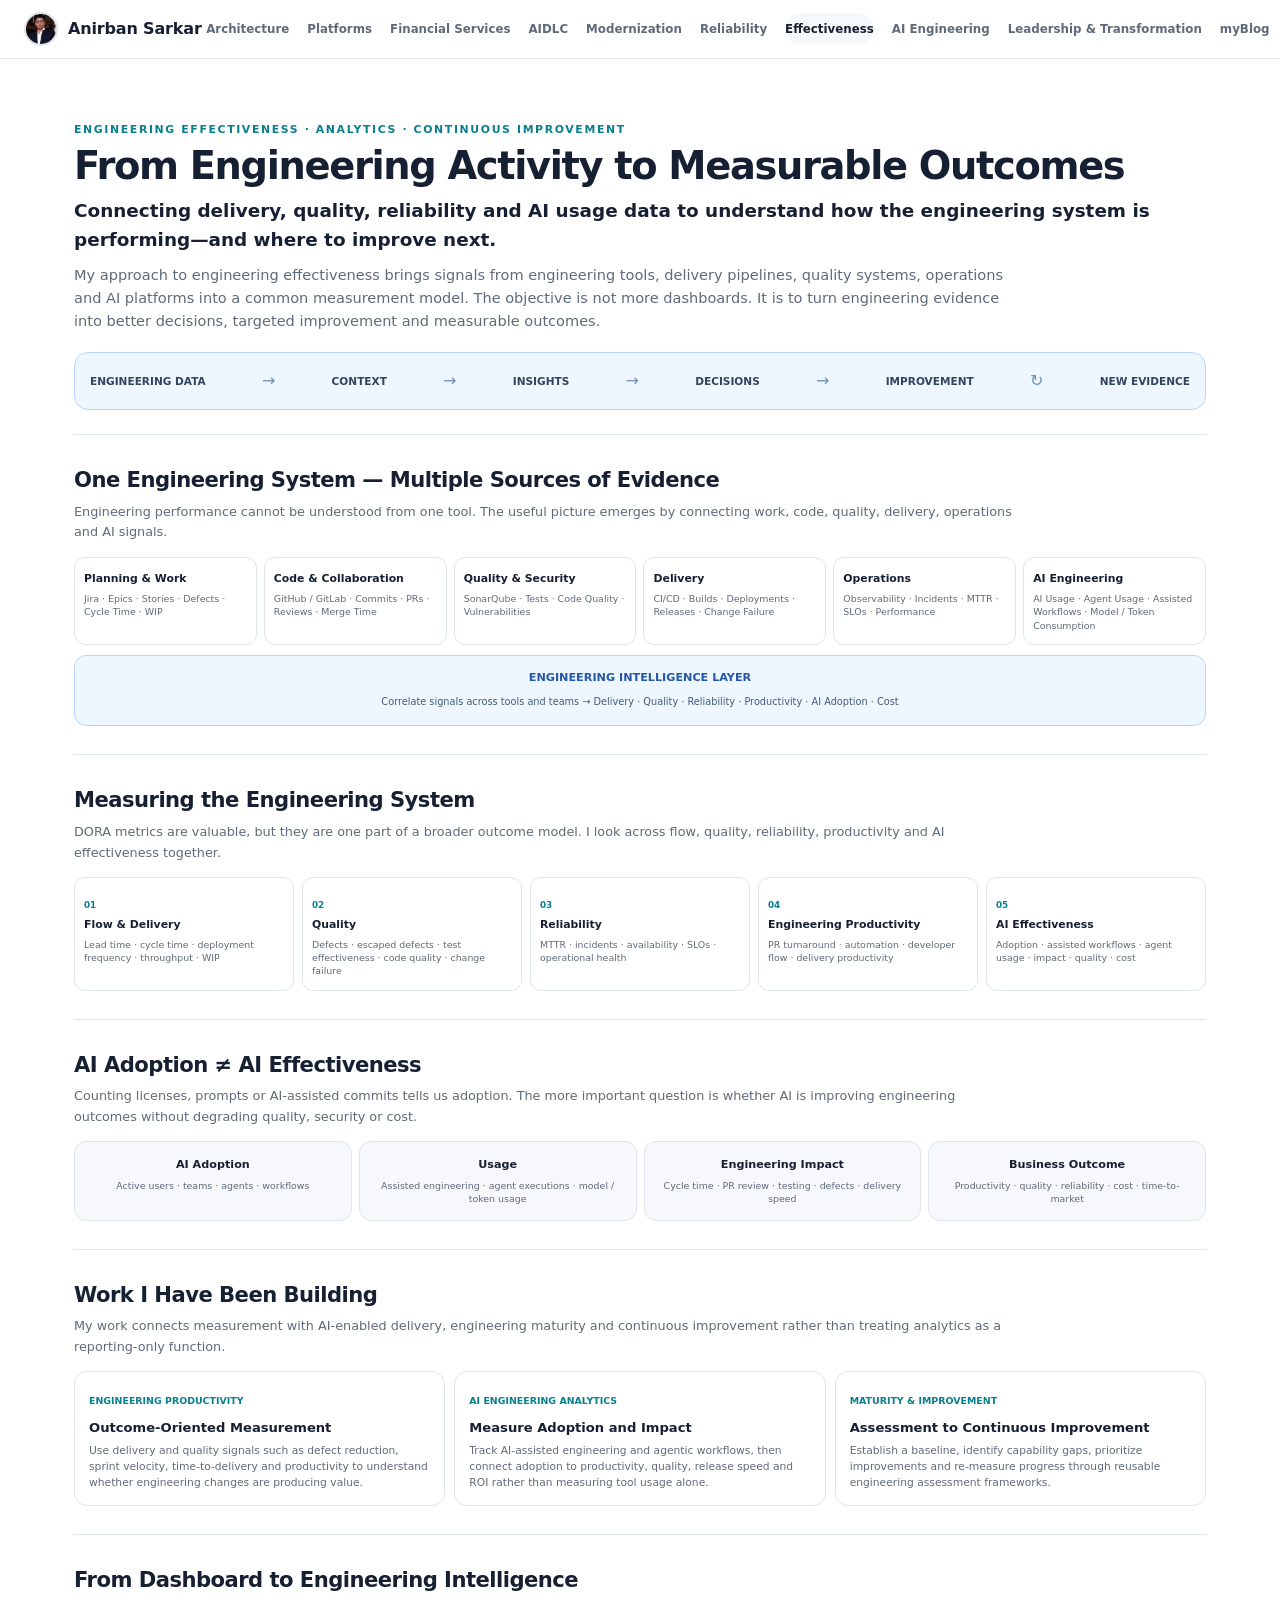
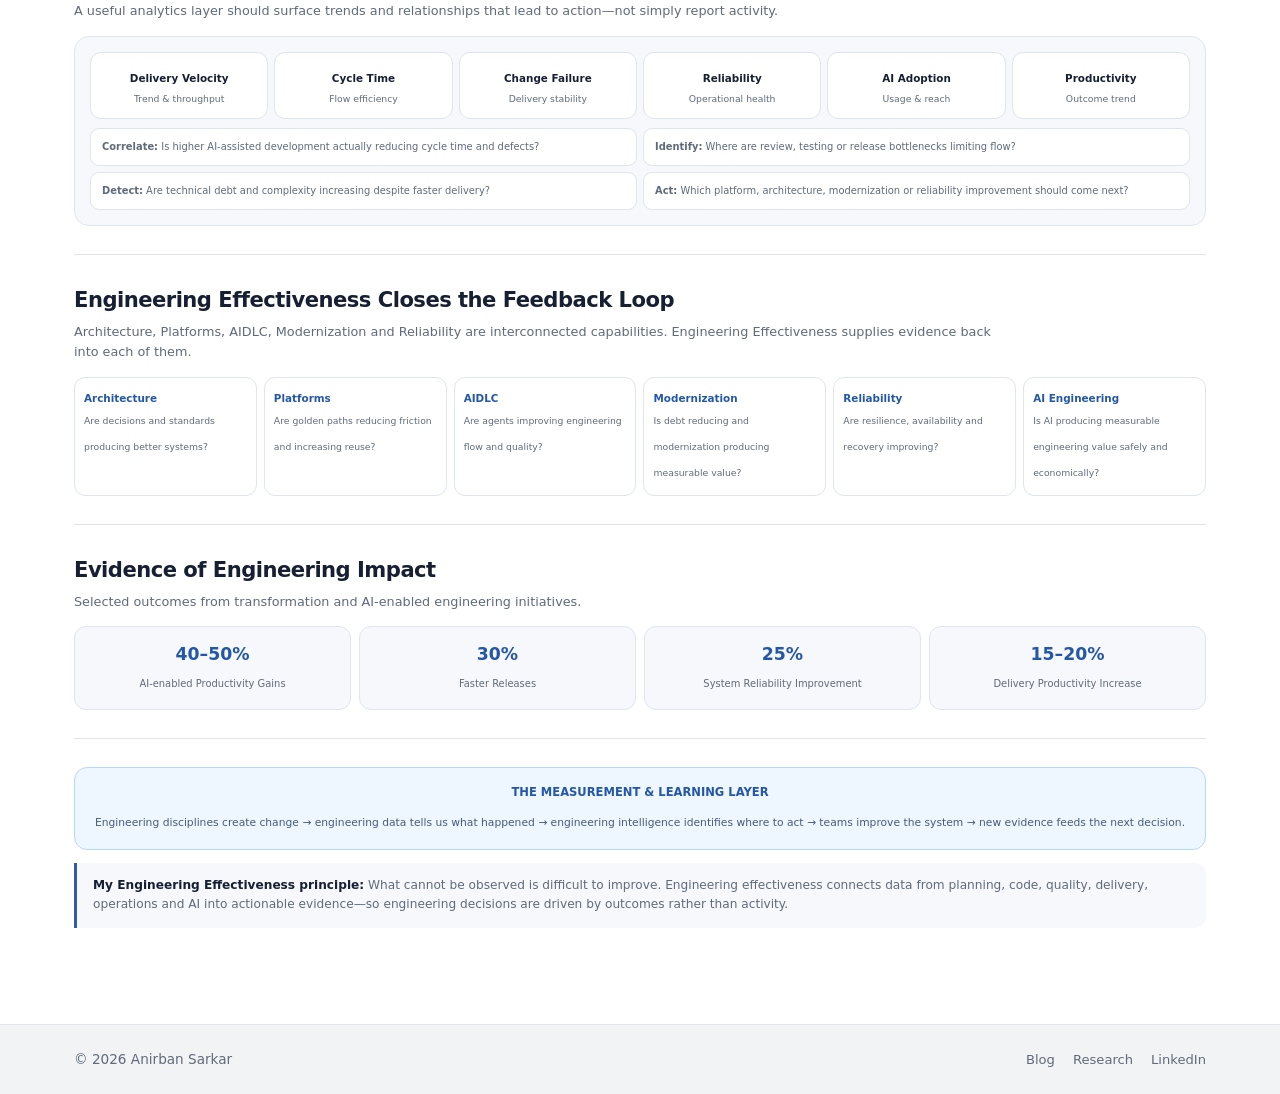
<file: engineering-effectiveness.html>
<!DOCTYPE html><html lang="en"><head>
<!-- Google tag (gtag.js) -->
<script async src="https://www.googletagmanager.com/gtag/js?id=G-5BN1G2YJGX"></script>
<script>
  window.dataLayer = window.dataLayer || [];
  function gtag(){dataLayer.push(arguments);}
  gtag('js', new Date());
  gtag('config', 'G-5BN1G2YJGX');
</script>
<meta charset="utf-8"><meta name="viewport" content="width=device-width,initial-scale=1">
<title>Engineering Effectiveness | Anirban Sarkar</title><meta name="description" content="Engineering effectiveness: connecting delivery, quality, reliability and AI usage data to measurable engineering outcomes and continuous improvement.">
<link rel="icon" type="image/png" href="anirban.jpg"><link rel="stylesheet" href="theme.css">
<style>
.effect{max-width:1180px;margin:auto;padding:30px 24px 68px}.nav-links a{font-size:.78rem;padding:7px 9px}.hero{padding:32px 0 24px}.eyebrow{font-size:.68rem;text-transform:uppercase;letter-spacing:.15em;color:var(--accent-2);font-weight:800}.hero h1{font-size:clamp(1.55rem,3vw,2.45rem);line-height:1.1;letter-spacing:-.035em;margin:7px 0 8px}.hero h2{font-size:clamp(.9rem,1.45vw,1.15rem);font-weight:650;margin:0 0 8px}.lead{max-width:940px;color:var(--text-muted);font-size:.91rem;margin:0}.flow{margin-top:20px;display:flex;align-items:center;justify-content:space-between;gap:6px;padding:15px;border:1px solid #b8d5fb;background:#eef6ff;border-radius:14px}.flow span{font-size:.66rem;font-weight:800;color:#33445e;text-align:center}.flow i{font-style:normal;color:#7191bb}.section{padding:28px 0;border-top:1px solid var(--border)}.section h2{font-size:1.32rem;margin:0 0 5px;letter-spacing:-.025em}.intro{max-width:940px;color:var(--text-muted);font-size:.8rem;margin:0 0 14px}.sources{display:grid;grid-template-columns:repeat(6,1fr);gap:7px}.source,.dimension,.signal,.impact{border:1px solid var(--border);border-radius:11px;background:#fff;padding:12px 9px}.source b,.dimension b{display:block;font-size:.68rem;margin-bottom:5px}.source span,.dimension span{display:block;font-size:.59rem;line-height:1.4;color:var(--text-muted)}.intel{margin-top:10px;padding:13px;border:1px solid #b8d5fb;background:#eef6ff;border-radius:12px;text-align:center}.intel b{display:block;font-size:.7rem;color:#2457a7}.intel span{font-size:.61rem;color:#465b78}.dimensions{display:grid;grid-template-columns:repeat(5,1fr);gap:8px}.dimension small{font-size:.55rem;color:var(--accent-2);font-weight:800;text-transform:uppercase}.ai-chain{display:grid;grid-template-columns:repeat(4,1fr);gap:7px;align-items:stretch}.ai-step{padding:14px 9px;border:1px solid var(--border);border-radius:12px;background:var(--surface-2);text-align:center}.ai-step b{display:block;font-size:.7rem}.ai-step span{display:block;font-size:.59rem;color:var(--text-muted);margin-top:5px;line-height:1.4}.work{display:grid;grid-template-columns:repeat(3,1fr);gap:9px}.work-card{border:1px solid var(--border);border-radius:13px;padding:14px;background:#fff}.work-card small{font-size:.59rem;color:var(--accent-2);font-weight:800;text-transform:uppercase}.work-card h3{font-size:.82rem;margin:5px 0}.work-card p{font-size:.67rem;line-height:1.48;color:var(--text-muted);margin:0}.dashboard{border:1px solid var(--border);border-radius:15px;padding:15px;background:var(--surface-2)}.signals{display:grid;grid-template-columns:repeat(6,1fr);gap:6px}.signal{text-align:center;padding:11px 6px}.signal b{font-size:.65rem}.signal span{display:block;font-size:.58rem;color:var(--text-muted);margin-top:3px}.insights{margin-top:9px;display:grid;grid-template-columns:repeat(2,1fr);gap:6px}.insight{padding:10px 11px;border-radius:9px;background:#fff;border:1px solid var(--border);font-size:.62rem;color:var(--text-muted)}.loop{display:grid;grid-template-columns:repeat(6,1fr);gap:7px}.impact b{display:block;font-size:.65rem;color:#2457a7}.impact span{font-size:.58rem;line-height:1.4;color:var(--text-muted)}.metrics{display:grid;grid-template-columns:repeat(4,1fr);gap:8px}.metric{text-align:center;padding:14px 8px;border:1px solid var(--border);border-radius:12px;background:var(--surface-2)}.metric b{display:block;font-size:1.08rem;color:#2457a7}.metric span{font-size:.62rem;color:var(--text-muted)}.horizontal{padding:15px;border:1px solid #b8d5fb;background:#eef6ff;border-radius:13px;text-align:center}.horizontal b{display:block;font-size:.72rem;color:#2457a7;margin-bottom:7px}.horizontal span{font-size:.67rem;color:#465b78}.quote{margin-top:13px;padding:13px 16px;border-left:3px solid var(--accent);background:#f6f8fb;border-radius:0 12px 12px 0;font-size:.76rem;color:var(--text-muted)}.quote strong{color:var(--text)}
@media(max-width:900px){.sources,.signals,.loop{grid-template-columns:repeat(3,1fr)}.dimensions{grid-template-columns:repeat(2,1fr)}.work{grid-template-columns:1fr}.flow{flex-wrap:wrap}.flow i{display:none}}
@media(max-width:560px){.sources,.dimensions,.ai-chain,.signals,.insights,.loop,.metrics{grid-template-columns:1fr}}
/* unified site header */
.site-nav .nav-inner{max-width:1560px;gap:20px}.site-nav .brand{flex-shrink:0;text-decoration:none;color:inherit}.site-nav .nav-links{gap:2px;flex-wrap:nowrap}.site-nav .nav-links a{font-size:.74rem;padding:7px 7px;white-space:nowrap}
/* centered unified header */
.site-nav .nav-inner{width:min(1540px,calc(100% - 48px));max-width:1540px;margin:0 auto;padding:12px 0;display:flex;align-items:center;justify-content:center;gap:36px}.site-nav .brand{flex:0 0 auto}.site-nav .nav-links{display:flex;align-items:center;justify-content:center;gap:22px;flex-wrap:nowrap}.site-nav .nav-links a{padding:7px 0;white-space:nowrap}
/* final unified header spacing */
.site-nav .nav-inner{width:min(1540px,calc(100% - 48px));max-width:1540px;margin:0 auto;padding:12px 0;display:flex;align-items:center;justify-content:center;gap:18px}.site-nav .brand{flex:0 0 auto}.site-nav .nav-links{display:flex;align-items:center;justify-content:center;gap:18px;flex-wrap:nowrap}.site-nav .nav-links a{padding:7px 0;white-space:nowrap}
</style></head><body>
<header class="site-nav"><div class="nav-inner"><a class="brand" href="index.html"><img src="anirban.jpg" alt="" class="brand-avatar"><span>Anirban Sarkar</span></a><nav class="nav-links"><a href="architecture.html">Architecture</a><a href="platform-engineering.html">Platforms</a><a href="financial-services.html">Financial Services</a><a href="aidlc.html">AIDLC</a><a href="modernization.html">Modernization</a><a href="reliability.html">Reliability</a><a class="active" href="engineering-effectiveness.html">Effectiveness</a><a href="ai-engineering.html">AI Engineering</a><a href="leadership-transformation.html">Leadership &amp; Transformation</a><a href="blog.html">myBlog</a></nav></div></header>
<main class="effect">
<section class="hero"><div class="eyebrow">Engineering Effectiveness · Analytics · Continuous Improvement</div><h1>From Engineering Activity to Measurable Outcomes</h1><h2>Connecting delivery, quality, reliability and AI usage data to understand how the engineering system is performing—and where to improve next.</h2><p class="lead">My approach to engineering effectiveness brings signals from engineering tools, delivery pipelines, quality systems, operations and AI platforms into a common measurement model. The objective is not more dashboards. It is to turn engineering evidence into better decisions, targeted improvement and measurable outcomes.</p><div class="flow"><span>ENGINEERING DATA</span><i>→</i><span>CONTEXT</span><i>→</i><span>INSIGHTS</span><i>→</i><span>DECISIONS</span><i>→</i><span>IMPROVEMENT</span><i>↻</i><span>NEW EVIDENCE</span></div></section>

<section class="section"><h2>One Engineering System — Multiple Sources of Evidence</h2><p class="intro">Engineering performance cannot be understood from one tool. The useful picture emerges by connecting work, code, quality, delivery, operations and AI signals.</p><div class="sources">
<div class="source"><b>Planning &amp; Work</b><span>Jira · Epics · Stories · Defects · Cycle Time · WIP</span></div>
<div class="source"><b>Code &amp; Collaboration</b><span>GitHub / GitLab · Commits · PRs · Reviews · Merge Time</span></div>
<div class="source"><b>Quality &amp; Security</b><span>SonarQube · Tests · Code Quality · Vulnerabilities</span></div>
<div class="source"><b>Delivery</b><span>CI/CD · Builds · Deployments · Releases · Change Failure</span></div>
<div class="source"><b>Operations</b><span>Observability · Incidents · MTTR · SLOs · Performance</span></div>
<div class="source"><b>AI Engineering</b><span>AI Usage · Agent Usage · Assisted Workflows · Model / Token Consumption</span></div>
</div><div class="intel"><b>ENGINEERING INTELLIGENCE LAYER</b><span>Correlate signals across tools and teams → Delivery · Quality · Reliability · Productivity · AI Adoption · Cost</span></div></section>

<section class="section"><h2>Measuring the Engineering System</h2><p class="intro">DORA metrics are valuable, but they are one part of a broader outcome model. I look across flow, quality, reliability, productivity and AI effectiveness together.</p><div class="dimensions">
<div class="dimension"><small>01</small><b>Flow &amp; Delivery</b><span>Lead time · cycle time · deployment frequency · throughput · WIP</span></div>
<div class="dimension"><small>02</small><b>Quality</b><span>Defects · escaped defects · test effectiveness · code quality · change failure</span></div>
<div class="dimension"><small>03</small><b>Reliability</b><span>MTTR · incidents · availability · SLOs · operational health</span></div>
<div class="dimension"><small>04</small><b>Engineering Productivity</b><span>PR turnaround · automation · developer flow · delivery productivity</span></div>
<div class="dimension"><small>05</small><b>AI Effectiveness</b><span>Adoption · assisted workflows · agent usage · impact · quality · cost</span></div>
</div></section>

<section class="section"><h2>AI Adoption ≠ AI Effectiveness</h2><p class="intro">Counting licenses, prompts or AI-assisted commits tells us adoption. The more important question is whether AI is improving engineering outcomes without degrading quality, security or cost.</p><div class="ai-chain">
<div class="ai-step"><b>AI Adoption</b><span>Active users · teams · agents · workflows</span></div>
<div class="ai-step"><b>Usage</b><span>Assisted engineering · agent executions · model / token usage</span></div>
<div class="ai-step"><b>Engineering Impact</b><span>Cycle time · PR review · testing · defects · delivery speed</span></div>
<div class="ai-step"><b>Business Outcome</b><span>Productivity · quality · reliability · cost · time-to-market</span></div>
</div></section>

<section class="section"><h2>Work I Have Been Building</h2><p class="intro">My work connects measurement with AI-enabled delivery, engineering maturity and continuous improvement rather than treating analytics as a reporting-only function.</p><div class="work">
<div class="work-card"><small>Engineering Productivity</small><h3>Outcome-Oriented Measurement</h3><p>Use delivery and quality signals such as defect reduction, sprint velocity, time-to-delivery and productivity to understand whether engineering changes are producing value.</p></div>
<div class="work-card"><small>AI Engineering Analytics</small><h3>Measure Adoption and Impact</h3><p>Track AI-assisted engineering and agentic workflows, then connect adoption to productivity, quality, release speed and ROI rather than measuring tool usage alone.</p></div>
<div class="work-card"><small>Maturity &amp; Improvement</small><h3>Assessment to Continuous Improvement</h3><p>Establish a baseline, identify capability gaps, prioritize improvements and re-measure progress through reusable engineering assessment frameworks.</p></div>
</div></section>

<section class="section"><h2>From Dashboard to Engineering Intelligence</h2><p class="intro">A useful analytics layer should surface trends and relationships that lead to action—not simply report activity.</p><div class="dashboard"><div class="signals">
<div class="signal"><b>Delivery Velocity</b><span>Trend &amp; throughput</span></div><div class="signal"><b>Cycle Time</b><span>Flow efficiency</span></div><div class="signal"><b>Change Failure</b><span>Delivery stability</span></div><div class="signal"><b>Reliability</b><span>Operational health</span></div><div class="signal"><b>AI Adoption</b><span>Usage &amp; reach</span></div><div class="signal"><b>Productivity</b><span>Outcome trend</span></div>
</div><div class="insights"><div class="insight"><b>Correlate:</b> Is higher AI-assisted development actually reducing cycle time and defects?</div><div class="insight"><b>Identify:</b> Where are review, testing or release bottlenecks limiting flow?</div><div class="insight"><b>Detect:</b> Are technical debt and complexity increasing despite faster delivery?</div><div class="insight"><b>Act:</b> Which platform, architecture, modernization or reliability improvement should come next?</div></div></div></section>

<section class="section"><h2>Engineering Effectiveness Closes the Feedback Loop</h2><p class="intro">Architecture, Platforms, AIDLC, Modernization and Reliability are interconnected capabilities. Engineering Effectiveness supplies evidence back into each of them.</p><div class="loop">
<div class="impact"><b>Architecture</b><span>Are decisions and standards producing better systems?</span></div>
<div class="impact"><b>Platforms</b><span>Are golden paths reducing friction and increasing reuse?</span></div>
<div class="impact"><b>AIDLC</b><span>Are agents improving engineering flow and quality?</span></div>
<div class="impact"><b>Modernization</b><span>Is debt reducing and modernization producing measurable value?</span></div>
<div class="impact"><b>Reliability</b><span>Are resilience, availability and recovery improving?</span></div>
<div class="impact"><b>AI Engineering</b><span>Is AI producing measurable engineering value safely and economically?</span></div>
</div></section>

<section class="section"><h2>Evidence of Engineering Impact</h2><p class="intro">Selected outcomes from transformation and AI-enabled engineering initiatives.</p><div class="metrics">
<div class="metric"><b>40–50%</b><span>AI-enabled Productivity Gains</span></div><div class="metric"><b>30%</b><span>Faster Releases</span></div><div class="metric"><b>25%</b><span>System Reliability Improvement</span></div><div class="metric"><b>15–20%</b><span>Delivery Productivity Increase</span></div>
</div></section>

<section class="section"><div class="horizontal"><b>THE MEASUREMENT &amp; LEARNING LAYER</b><span>Engineering disciplines create change → engineering data tells us what happened → engineering intelligence identifies where to act → teams improve the system → new evidence feeds the next decision.</span></div><div class="quote"><strong>My Engineering Effectiveness principle:</strong> What cannot be observed is difficult to improve. Engineering effectiveness connects data from planning, code, quality, delivery, operations and AI into actionable evidence—so engineering decisions are driven by outcomes rather than activity.</div></section>
</main><footer class="site-footer"><span>&copy; <span id="year"></span> Anirban Sarkar</span><span class="footer-links"><a href="blog.html">Blog</a><a href="research.html">Research</a><a href="https://www.linkedin.com/in/anirban-sarkar-12765b135/" target="_blank" rel="noopener">LinkedIn</a></span></footer><script>document.getElementById('year').textContent=new Date().getFullYear()</script></body></html>
</file>
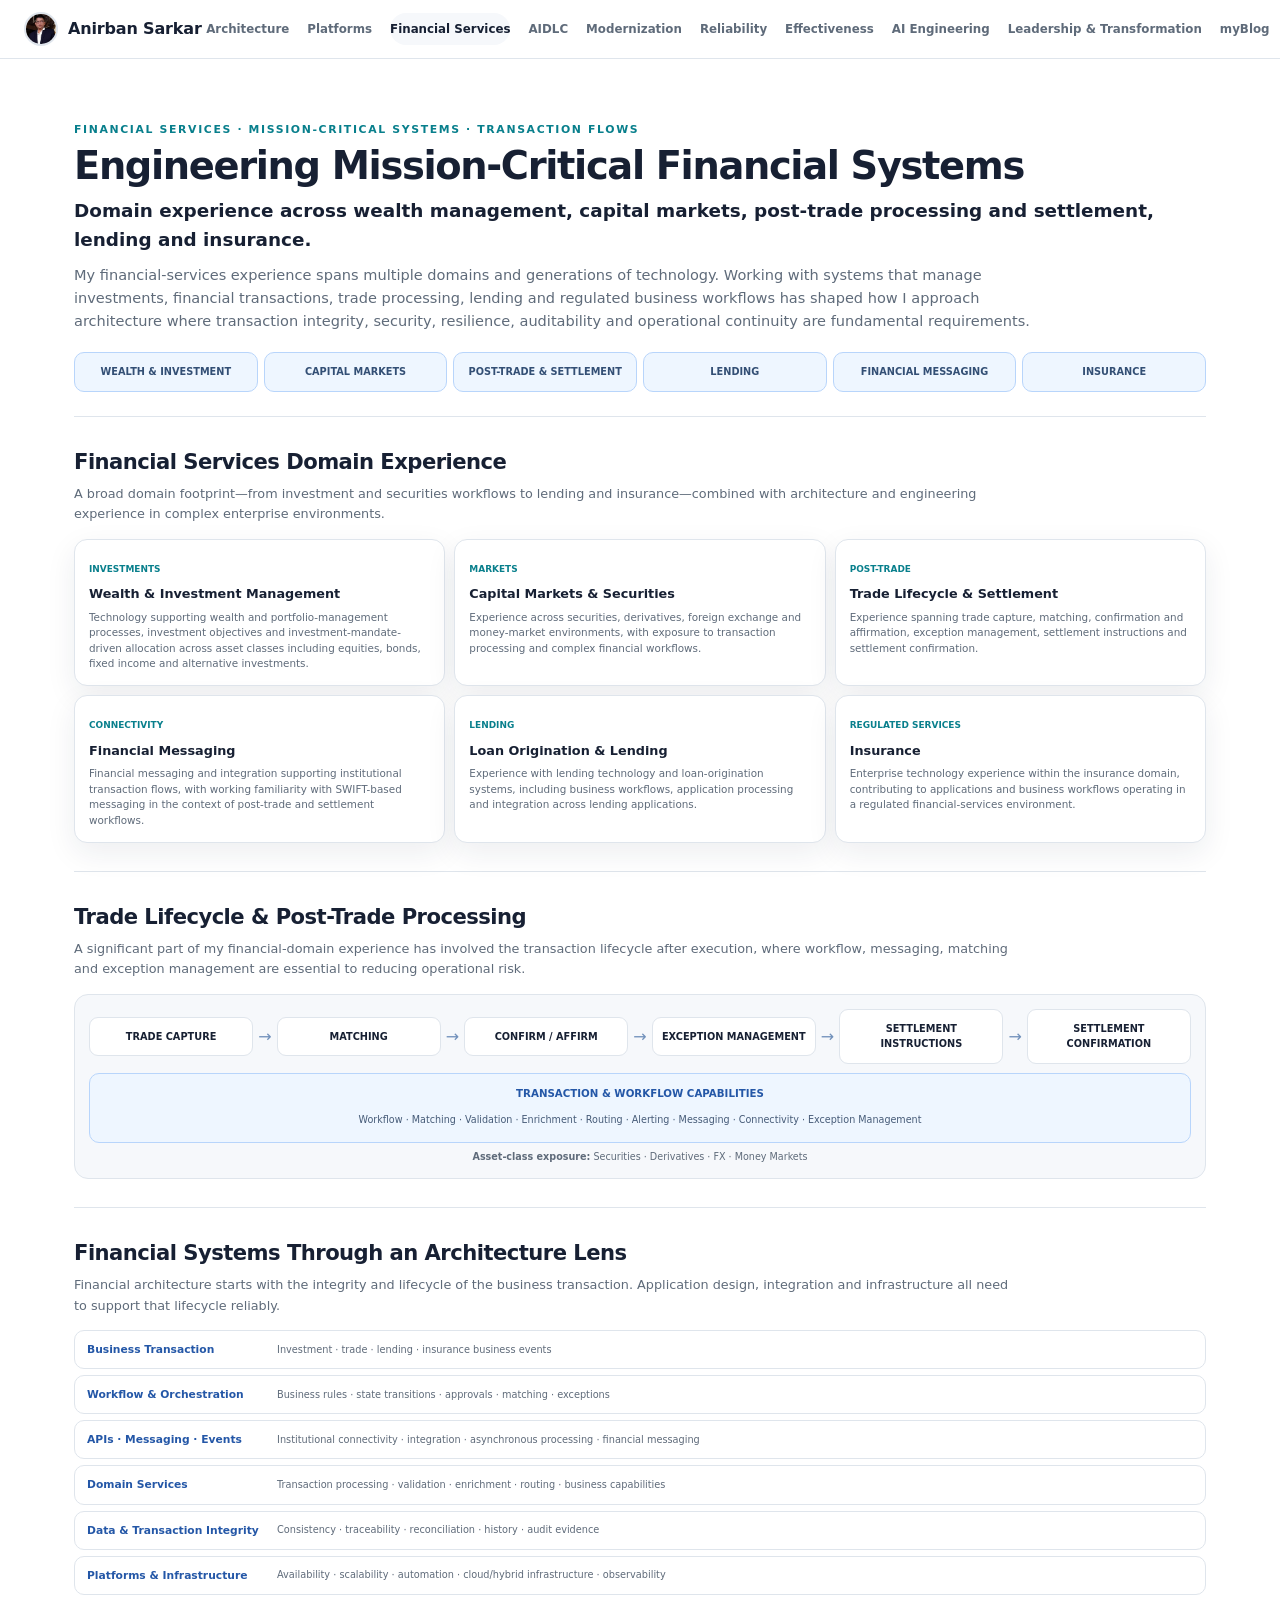
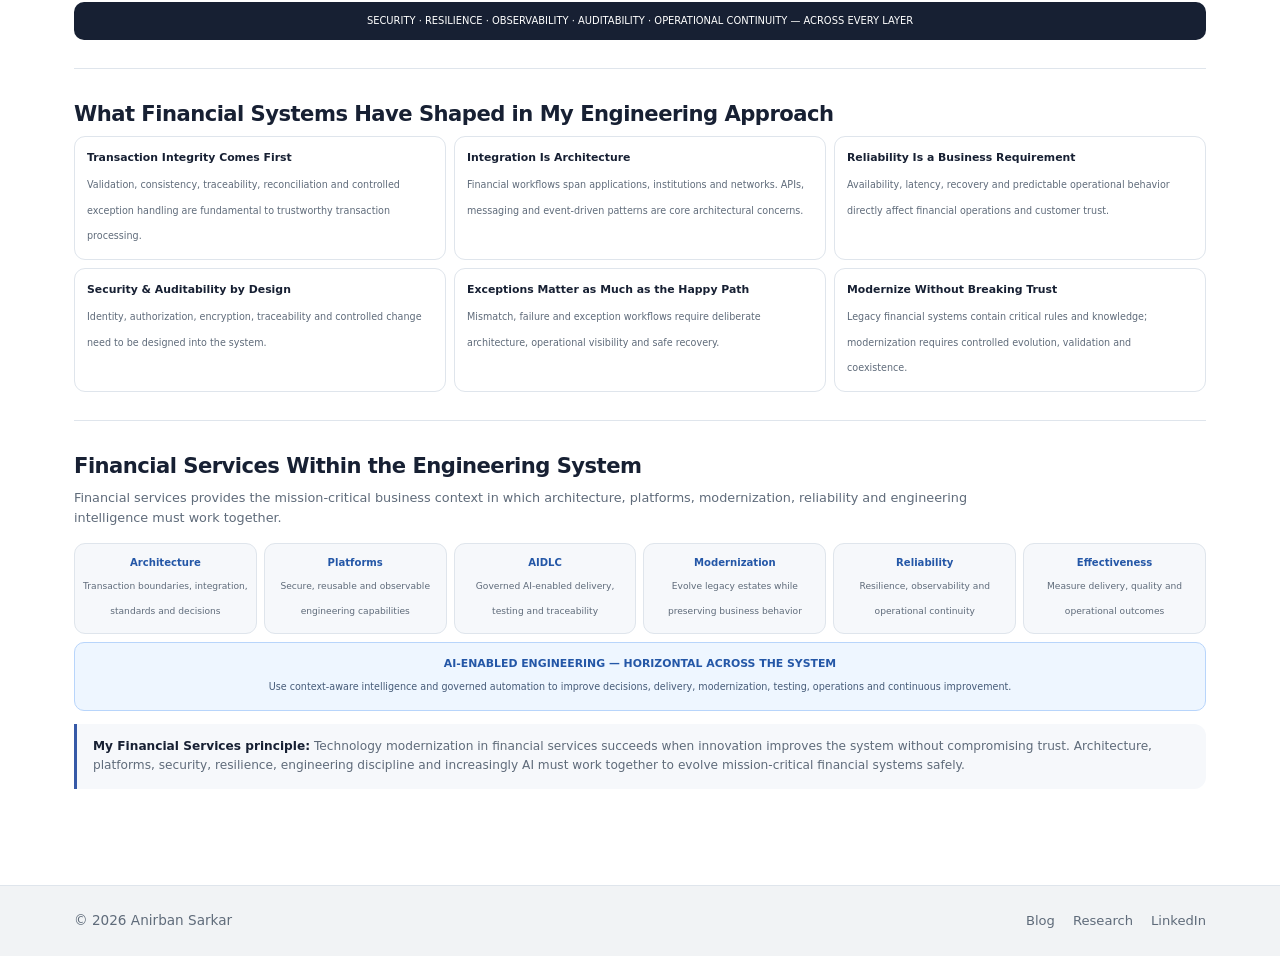
<file: financial-services.html>
<!DOCTYPE html><html lang="en"><head>
<!-- Google tag (gtag.js) -->
<script async src="https://www.googletagmanager.com/gtag/js?id=G-5BN1G2YJGX"></script>
<script>
  window.dataLayer = window.dataLayer || [];
  function gtag(){dataLayer.push(arguments);}
  gtag('js', new Date());
  gtag('config', 'G-5BN1G2YJGX');
</script>
<meta charset="utf-8"><meta name="viewport" content="width=device-width,initial-scale=1">
<title>Financial Services | Anirban Sarkar</title><meta name="description" content="Financial services engineering experience across wealth management, capital markets, post-trade processing, financial messaging, lending, payments and insurance.">
<link rel="icon" type="image/png" href="anirban.jpg"><link rel="stylesheet" href="theme.css">
<style>
.fs{max-width:1180px;margin:auto;padding:30px 24px 68px}.nav-links a{font-size:.78rem;padding:7px 9px}.hero{padding:32px 0 24px}.eyebrow{font-size:.68rem;text-transform:uppercase;letter-spacing:.15em;color:var(--accent-2);font-weight:800}.hero h1{font-size:clamp(1.55rem,3vw,2.45rem);line-height:1.1;letter-spacing:-.035em;margin:7px 0 8px}.hero h2{font-size:clamp(.9rem,1.45vw,1.15rem);font-weight:650;margin:0 0 8px}.lead{max-width:960px;color:var(--text-muted);font-size:.91rem;margin:0}.domain-strip{margin-top:20px;display:grid;grid-template-columns:repeat(6,1fr);gap:6px}.domain-pill{padding:11px 6px;border:1px solid #b8d5fb;background:#eef6ff;border-radius:10px;text-align:center;font-size:.61rem;font-weight:800;color:#334f75}.section{padding:28px 0;border-top:1px solid var(--border)}.section h2{font-size:1.32rem;margin:0 0 5px;letter-spacing:-.025em}.intro{max-width:940px;color:var(--text-muted);font-size:.8rem;margin:0 0 14px}.cards{display:grid;grid-template-columns:repeat(3,1fr);gap:9px}.card{border:1px solid var(--border);border-radius:13px;background:#fff;padding:14px}.card small{font-size:.56rem;text-transform:uppercase;color:var(--accent-2);font-weight:800}.card h3{font-size:.8rem;margin:5px 0}.card p{font-size:.65rem;line-height:1.48;color:var(--text-muted);margin:0}.trade{border:1px solid var(--border);border-radius:14px;padding:14px;background:var(--surface-2)}.flow{display:flex;align-items:center;justify-content:space-between;gap:5px}.node{flex:1;padding:11px 5px;border:1px solid var(--border);border-radius:9px;background:#fff;text-align:center;font-size:.61rem;font-weight:750}.arrow{color:#7191bb}.capband{margin-top:9px;padding:11px;border:1px solid #b8d5fb;background:#eef6ff;border-radius:10px;text-align:center}.capband b{display:block;font-size:.64rem;color:#2457a7;margin-bottom:4px}.capband span{font-size:.6rem;color:#465b78}.assetband{margin-top:6px;text-align:center;font-size:.6rem;color:var(--text-muted)}.layers{display:grid;gap:6px}.layer{display:grid;grid-template-columns:190px 1fr;border:1px solid var(--border);border-radius:10px;background:#fff;padding:10px 12px;align-items:center}.layer b{font-size:.67rem;color:#2457a7}.layer span{font-size:.61rem;color:var(--text-muted)}.cross{margin-top:7px;padding:11px;border-radius:10px;background:#172033;color:#fff;text-align:center;font-size:.62rem}.principles{display:grid;grid-template-columns:repeat(3,1fr);gap:8px}.principle{border:1px solid var(--border);border-radius:11px;padding:12px;background:#fff}.principle b{display:block;font-size:.68rem;margin-bottom:4px}.principle span{font-size:.6rem;line-height:1.4;color:var(--text-muted)}.lens{display:grid;grid-template-columns:repeat(6,1fr);gap:7px}.lens-card{border:1px solid var(--border);border-radius:11px;padding:11px 7px;text-align:center;background:var(--surface-2)}.lens-card b{display:block;font-size:.63rem;color:#2457a7}.lens-card span{font-size:.57rem;color:var(--text-muted);line-height:1.4}.ai-band{margin-top:8px;padding:12px;text-align:center;border:1px solid #b8d5fb;background:#eef6ff;border-radius:10px}.ai-band b{display:block;font-size:.68rem;color:#2457a7}.ai-band span{font-size:.6rem;color:#465b78}.quote{margin-top:13px;padding:13px 16px;border-left:3px solid var(--accent);background:#f6f8fb;border-radius:0 12px 12px 0;font-size:.76rem;color:var(--text-muted)}.quote strong{color:var(--text)}
@media(max-width:900px){.domain-strip,.lens{grid-template-columns:repeat(3,1fr)}.cards,.principles{grid-template-columns:repeat(2,1fr)}.flow{flex-wrap:wrap}.arrow{display:none}.node{min-width:30%}.layer{grid-template-columns:1fr;gap:4px}}
@media(max-width:560px){.domain-strip,.cards,.principles,.lens{grid-template-columns:1fr}.node{min-width:100%}}
/* unified site header */
.site-nav .nav-inner{max-width:1560px;gap:20px}.site-nav .brand{flex-shrink:0;text-decoration:none;color:inherit}.site-nav .nav-links{gap:2px;flex-wrap:nowrap}.site-nav .nav-links a{font-size:.74rem;padding:7px 7px;white-space:nowrap}
/* centered unified header */
.site-nav .nav-inner{width:min(1540px,calc(100% - 48px));max-width:1540px;margin:0 auto;padding:12px 0;display:flex;align-items:center;justify-content:center;gap:36px}.site-nav .brand{flex:0 0 auto}.site-nav .nav-links{display:flex;align-items:center;justify-content:center;gap:22px;flex-wrap:nowrap}.site-nav .nav-links a{padding:7px 0;white-space:nowrap}
/* final unified header spacing */
.site-nav .nav-inner{width:min(1540px,calc(100% - 48px));max-width:1540px;margin:0 auto;padding:12px 0;display:flex;align-items:center;justify-content:center;gap:18px}.site-nav .brand{flex:0 0 auto}.site-nav .nav-links{display:flex;align-items:center;justify-content:center;gap:18px;flex-wrap:nowrap}.site-nav .nav-links a{padding:7px 0;white-space:nowrap}
</style></head><body>
<header class="site-nav"><div class="nav-inner"><a class="brand" href="index.html"><img src="anirban.jpg" alt="" class="brand-avatar"><span>Anirban Sarkar</span></a><nav class="nav-links"><a href="architecture.html">Architecture</a><a href="platform-engineering.html">Platforms</a><a class="active" href="financial-services.html">Financial Services</a><a href="aidlc.html">AIDLC</a><a href="modernization.html">Modernization</a><a href="reliability.html">Reliability</a><a href="engineering-effectiveness.html">Effectiveness</a><a href="ai-engineering.html">AI Engineering</a><a href="leadership-transformation.html">Leadership &amp; Transformation</a><a href="blog.html">myBlog</a></nav></div></header>
<main class="fs">
<section class="hero"><div class="eyebrow">Financial Services · Mission-Critical Systems · Transaction Flows</div><h1>Engineering Mission-Critical Financial Systems</h1><h2>Domain experience across wealth management, capital markets, post-trade processing and settlement, lending and insurance.</h2><p class="lead">My financial-services experience spans multiple domains and generations of technology. Working with systems that manage investments, financial transactions, trade processing, lending and regulated business workflows has shaped how I approach architecture where transaction integrity, security, resilience, auditability and operational continuity are fundamental requirements.</p>
<div class="domain-strip"><div class="domain-pill">WEALTH &amp; INVESTMENT</div><div class="domain-pill">CAPITAL MARKETS</div><div class="domain-pill">POST-TRADE &amp; SETTLEMENT</div><div class="domain-pill">LENDING</div><div class="domain-pill">FINANCIAL MESSAGING</div><div class="domain-pill">INSURANCE</div></div></section>

<section class="section"><h2>Financial Services Domain Experience</h2><p class="intro">A broad domain footprint—from investment and securities workflows to lending and insurance—combined with architecture and engineering experience in complex enterprise environments.</p><div class="cards">
<div class="card"><small>Investments</small><h3>Wealth &amp; Investment Management</h3><p>Technology supporting wealth and portfolio-management processes, investment objectives and investment-mandate-driven allocation across asset classes including equities, bonds, fixed income and alternative investments.</p></div>
<div class="card"><small>Markets</small><h3>Capital Markets &amp; Securities</h3><p>Experience across securities, derivatives, foreign exchange and money-market environments, with exposure to transaction processing and complex financial workflows.</p></div>
<div class="card"><small>Post-Trade</small><h3>Trade Lifecycle &amp; Settlement</h3><p>Experience spanning trade capture, matching, confirmation and affirmation, exception management, settlement instructions and settlement confirmation.</p></div>
<div class="card"><small>Connectivity</small><h3>Financial Messaging</h3><p>Financial messaging and integration supporting institutional transaction flows, with working familiarity with SWIFT-based messaging in the context of post-trade and settlement workflows.</p></div>
<div class="card"><small>Lending</small><h3>Loan Origination &amp; Lending</h3><p>Experience with lending technology and loan-origination systems, including business workflows, application processing and integration across lending applications.</p></div>
<div class="card"><small>Regulated Services</small><h3>Insurance</h3><p>Enterprise technology experience within the insurance domain, contributing to applications and business workflows operating in a regulated financial-services environment.</p></div>
</div></section>

<section class="section"><h2>Trade Lifecycle &amp; Post-Trade Processing</h2><p class="intro">A significant part of my financial-domain experience has involved the transaction lifecycle after execution, where workflow, messaging, matching and exception management are essential to reducing operational risk.</p><div class="trade"><div class="flow">
<div class="node">TRADE CAPTURE</div><div class="arrow">→</div><div class="node">MATCHING</div><div class="arrow">→</div><div class="node">CONFIRM / AFFIRM</div><div class="arrow">→</div><div class="node">EXCEPTION MANAGEMENT</div><div class="arrow">→</div><div class="node">SETTLEMENT INSTRUCTIONS</div><div class="arrow">→</div><div class="node">SETTLEMENT CONFIRMATION</div>
</div><div class="capband"><b>TRANSACTION &amp; WORKFLOW CAPABILITIES</b><span>Workflow · Matching · Validation · Enrichment · Routing · Alerting · Messaging · Connectivity · Exception Management</span></div><div class="assetband"><b>Asset-class exposure:</b> Securities · Derivatives · FX · Money Markets</div></div></section>

<section class="section"><h2>Financial Systems Through an Architecture Lens</h2><p class="intro">Financial architecture starts with the integrity and lifecycle of the business transaction. Application design, integration and infrastructure all need to support that lifecycle reliably.</p><div class="layers">
<div class="layer"><b>Business Transaction</b><span>Investment · trade · lending · insurance business events</span></div>
<div class="layer"><b>Workflow &amp; Orchestration</b><span>Business rules · state transitions · approvals · matching · exceptions</span></div>
<div class="layer"><b>APIs · Messaging · Events</b><span>Institutional connectivity · integration · asynchronous processing · financial messaging</span></div>
<div class="layer"><b>Domain Services</b><span>Transaction processing · validation · enrichment · routing · business capabilities</span></div>
<div class="layer"><b>Data &amp; Transaction Integrity</b><span>Consistency · traceability · reconciliation · history · audit evidence</span></div>
<div class="layer"><b>Platforms &amp; Infrastructure</b><span>Availability · scalability · automation · cloud/hybrid infrastructure · observability</span></div>
</div><div class="cross">SECURITY · RESILIENCE · OBSERVABILITY · AUDITABILITY · OPERATIONAL CONTINUITY — ACROSS EVERY LAYER</div></section>

<section class="section"><h2>What Financial Systems Have Shaped in My Engineering Approach</h2><div class="principles">
<div class="principle"><b>Transaction Integrity Comes First</b><span>Validation, consistency, traceability, reconciliation and controlled exception handling are fundamental to trustworthy transaction processing.</span></div>
<div class="principle"><b>Integration Is Architecture</b><span>Financial workflows span applications, institutions and networks. APIs, messaging and event-driven patterns are core architectural concerns.</span></div>
<div class="principle"><b>Reliability Is a Business Requirement</b><span>Availability, latency, recovery and predictable operational behavior directly affect financial operations and customer trust.</span></div>
<div class="principle"><b>Security &amp; Auditability by Design</b><span>Identity, authorization, encryption, traceability and controlled change need to be designed into the system.</span></div>
<div class="principle"><b>Exceptions Matter as Much as the Happy Path</b><span>Mismatch, failure and exception workflows require deliberate architecture, operational visibility and safe recovery.</span></div>
<div class="principle"><b>Modernize Without Breaking Trust</b><span>Legacy financial systems contain critical rules and knowledge; modernization requires controlled evolution, validation and coexistence.</span></div>
</div></section>

<section class="section"><h2>Financial Services Within the Engineering System</h2><p class="intro">Financial services provides the mission-critical business context in which architecture, platforms, modernization, reliability and engineering intelligence must work together.</p><div class="lens">
<div class="lens-card"><b>Architecture</b><span>Transaction boundaries, integration, standards and decisions</span></div>
<div class="lens-card"><b>Platforms</b><span>Secure, reusable and observable engineering capabilities</span></div>
<div class="lens-card"><b>AIDLC</b><span>Governed AI-enabled delivery, testing and traceability</span></div>
<div class="lens-card"><b>Modernization</b><span>Evolve legacy estates while preserving business behavior</span></div>
<div class="lens-card"><b>Reliability</b><span>Resilience, observability and operational continuity</span></div>
<div class="lens-card"><b>Effectiveness</b><span>Measure delivery, quality and operational outcomes</span></div>
</div><div class="ai-band"><b>AI-ENABLED ENGINEERING — HORIZONTAL ACROSS THE SYSTEM</b><span>Use context-aware intelligence and governed automation to improve decisions, delivery, modernization, testing, operations and continuous improvement.</span></div>
<div class="quote"><strong>My Financial Services principle:</strong> Technology modernization in financial services succeeds when innovation improves the system without compromising trust. Architecture, platforms, security, resilience, engineering discipline and increasingly AI must work together to evolve mission-critical financial systems safely.</div></section>
</main><footer class="site-footer"><span>&copy; <span id="year"></span> Anirban Sarkar</span><span class="footer-links"><a href="blog.html">Blog</a><a href="research.html">Research</a><a href="https://www.linkedin.com/in/anirban-sarkar-12765b135/" target="_blank" rel="noopener">LinkedIn</a></span></footer><script>document.getElementById('year').textContent=new Date().getFullYear()</script></body></html>
</file>
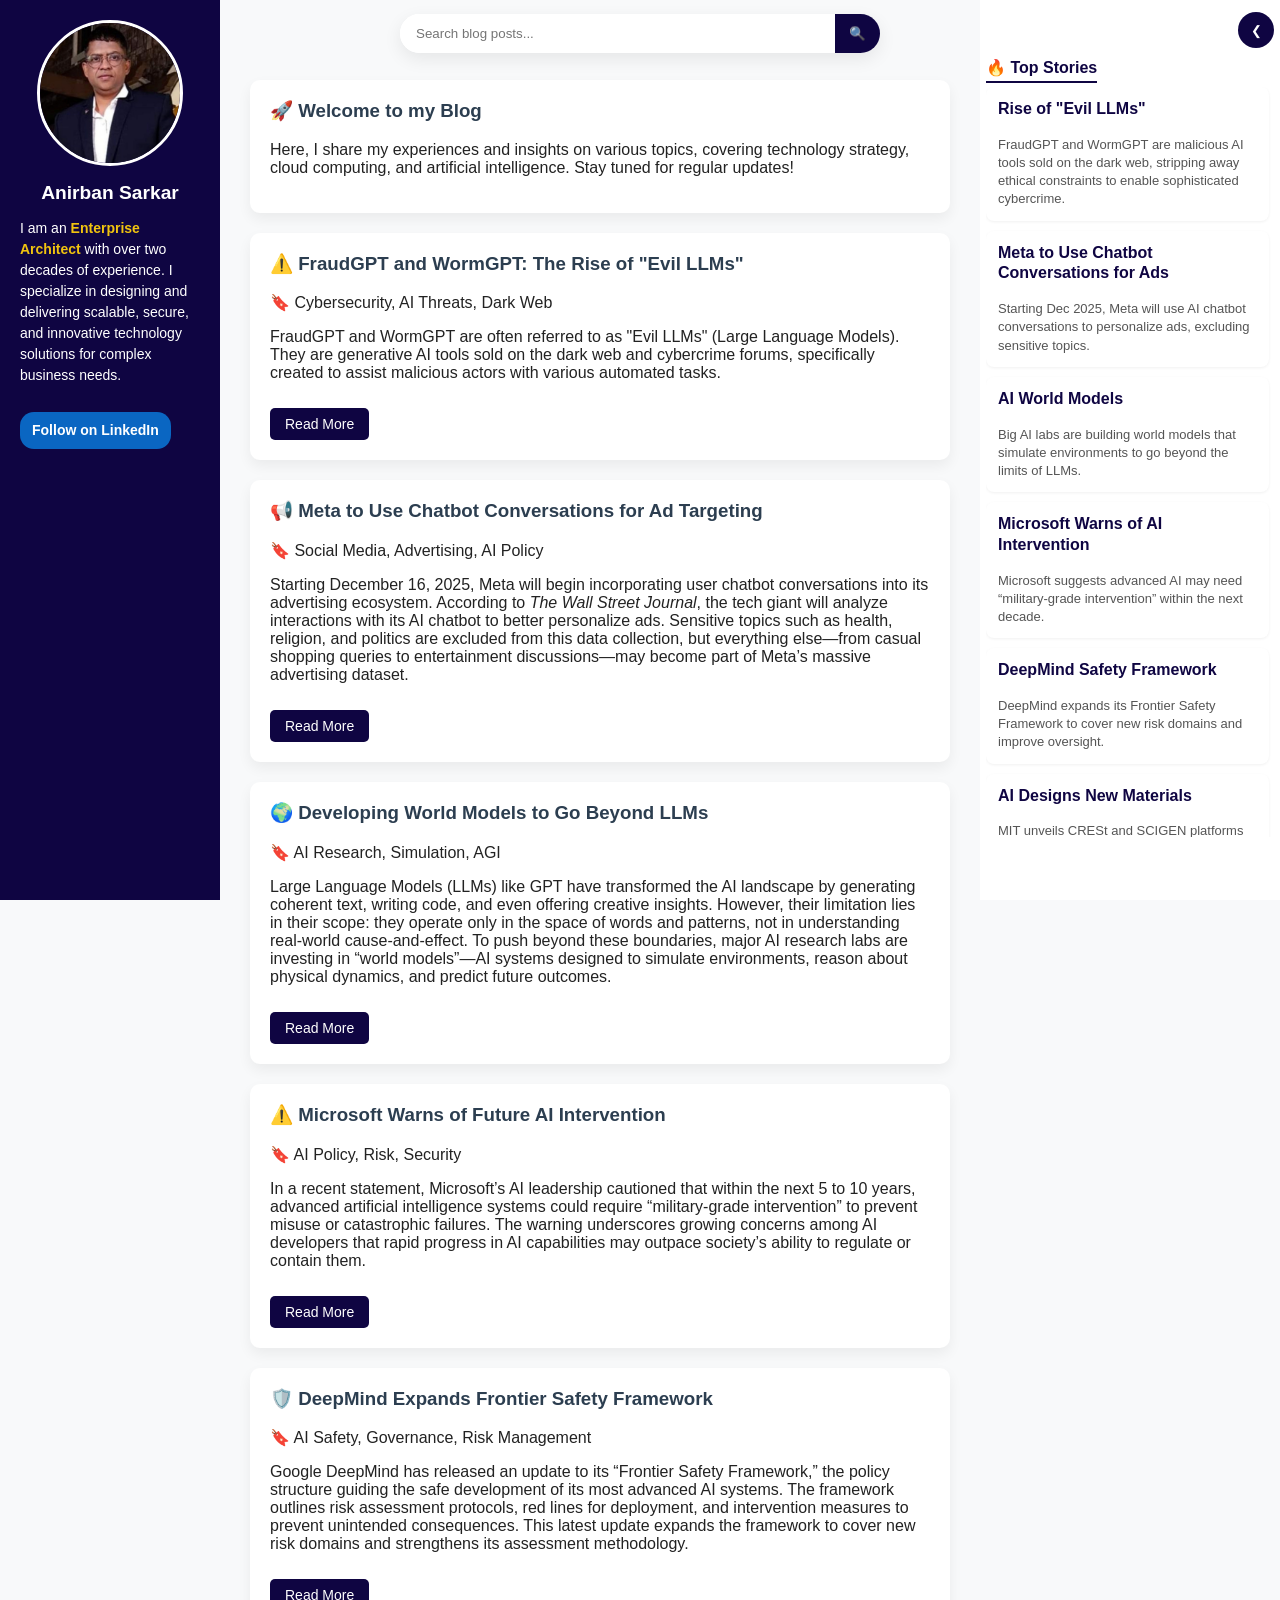
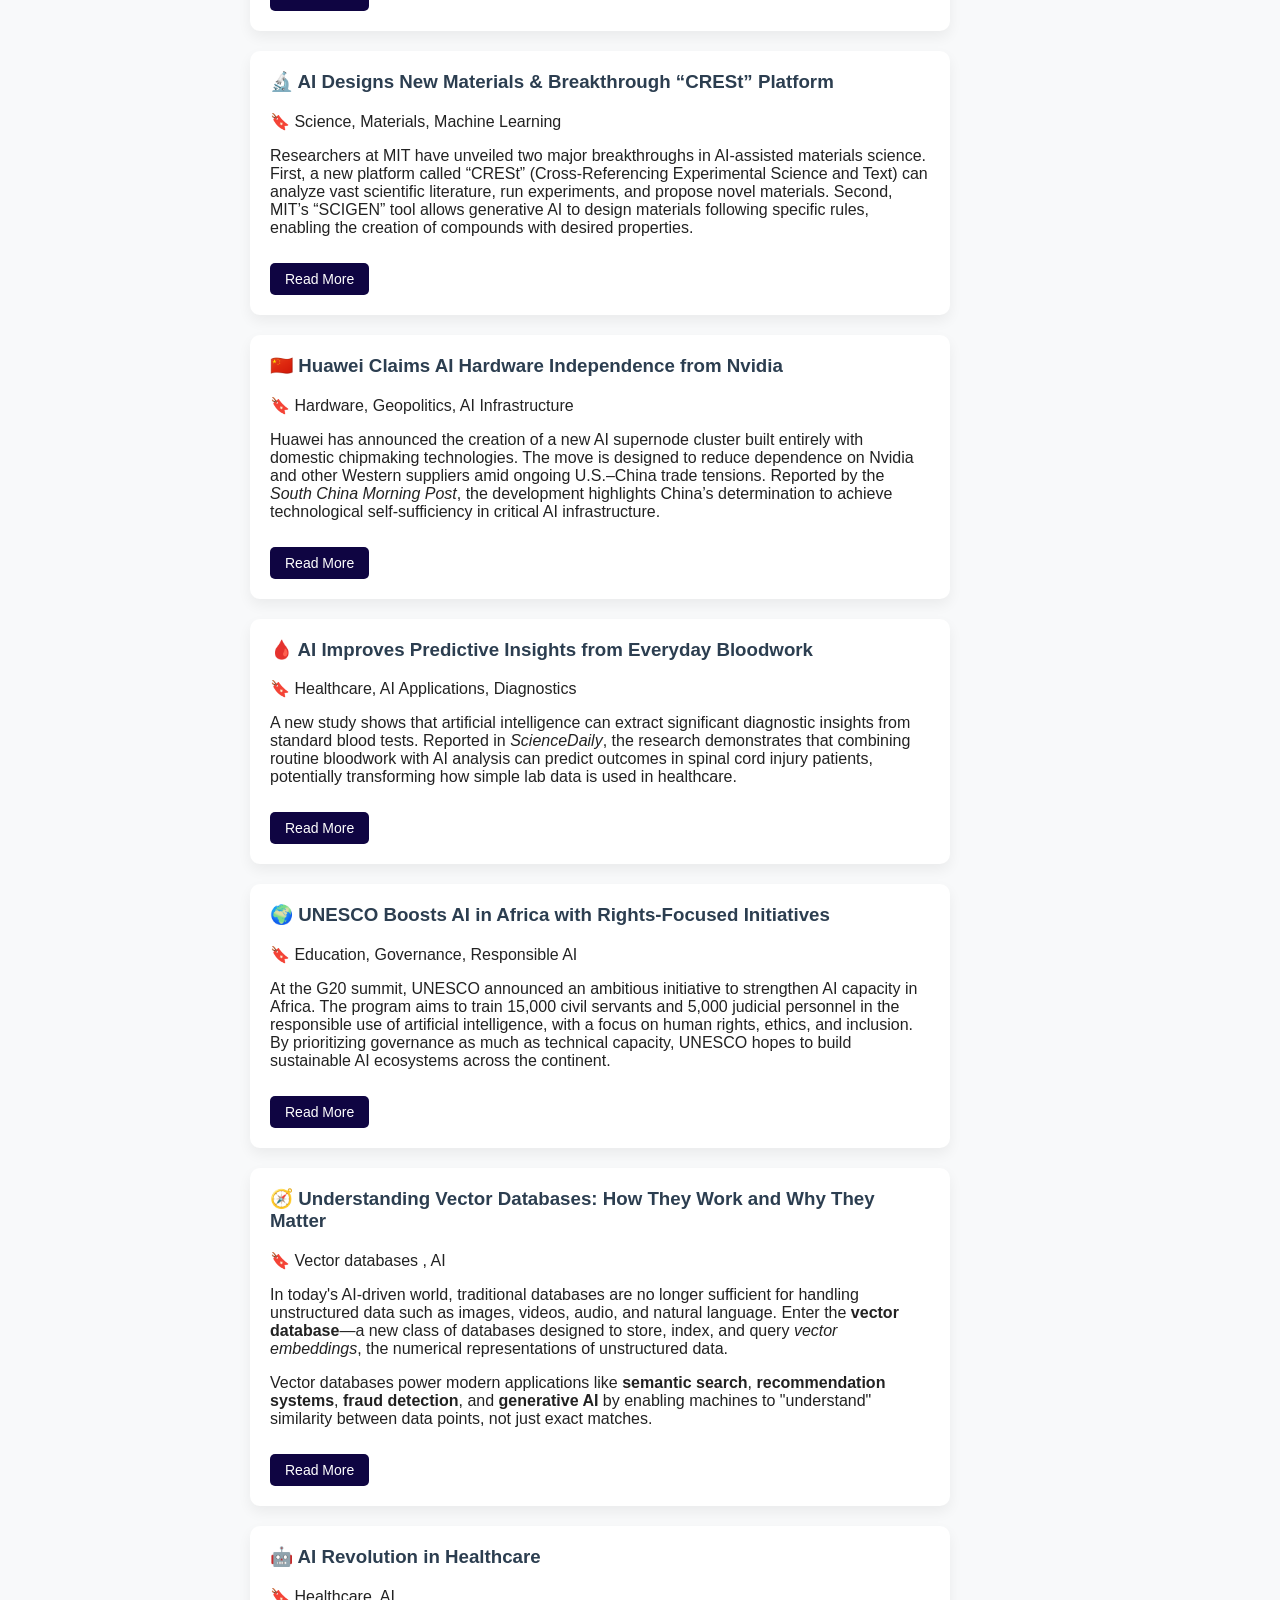
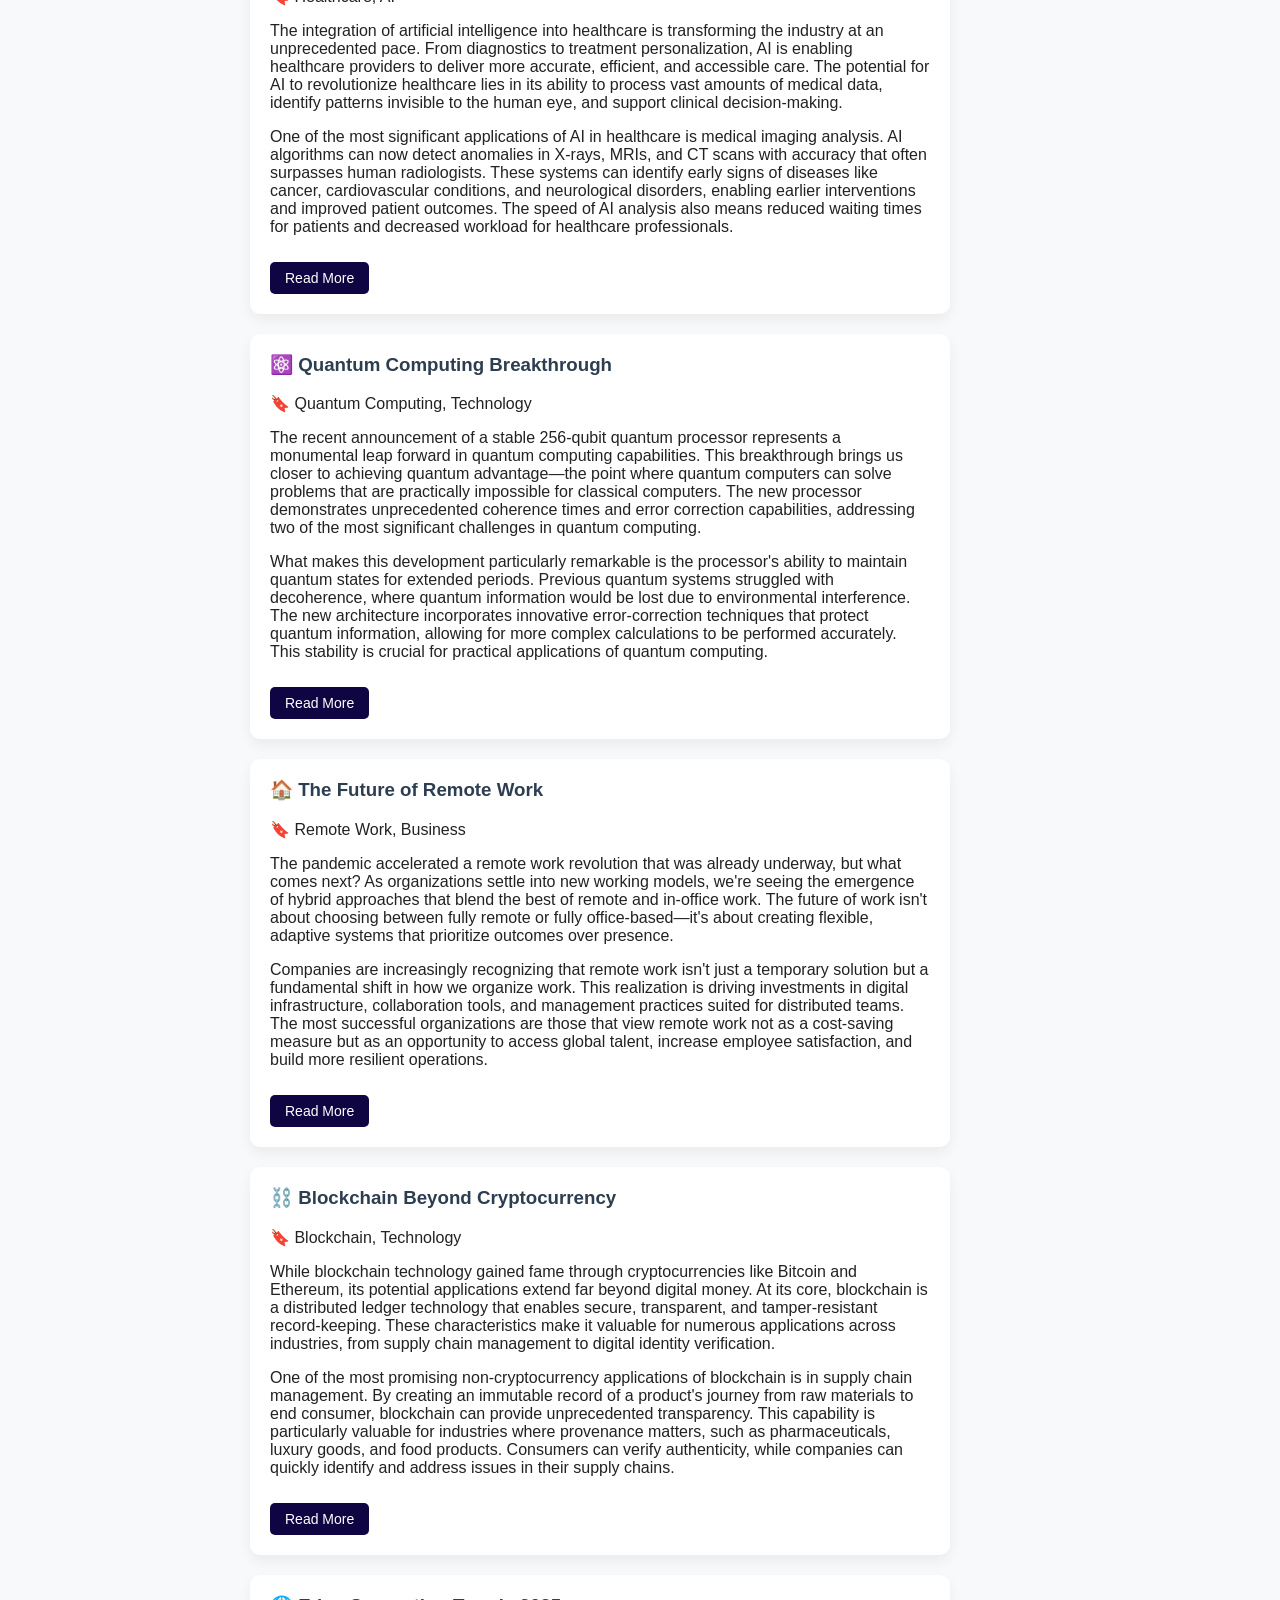
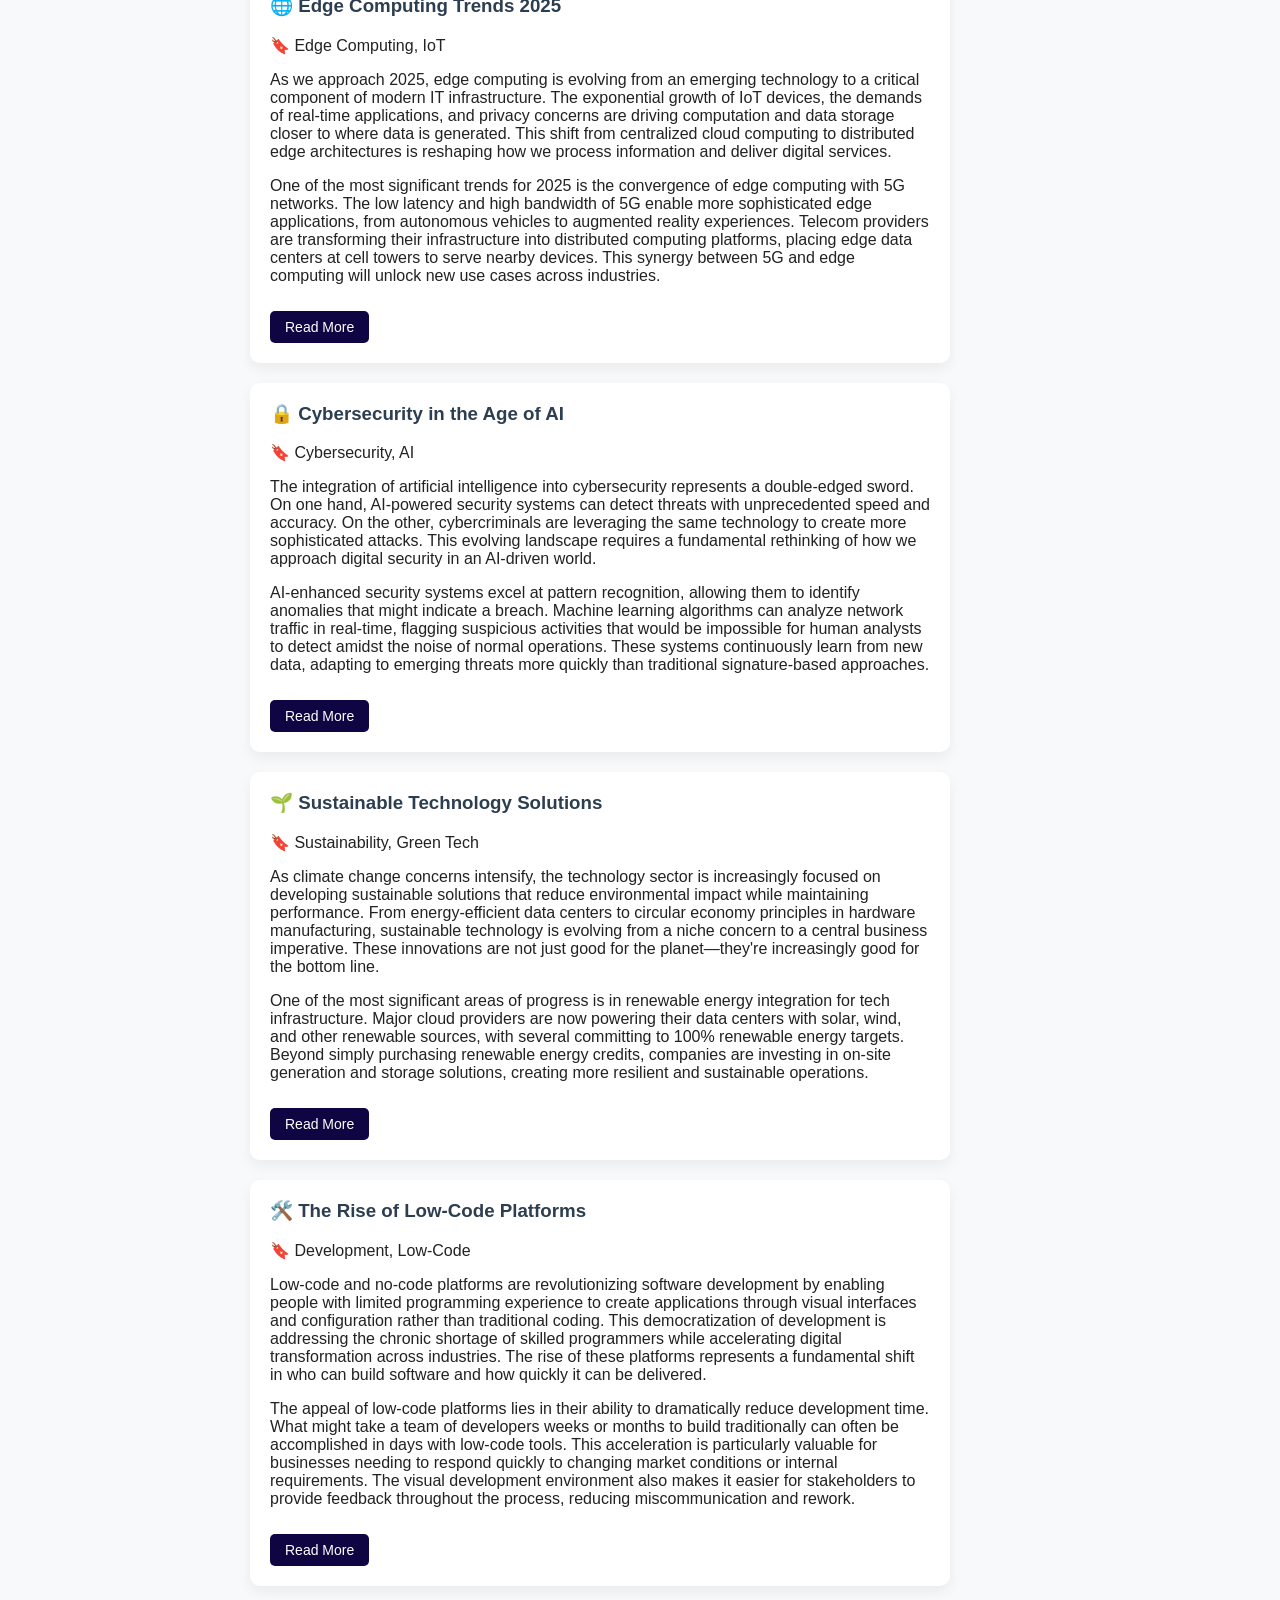
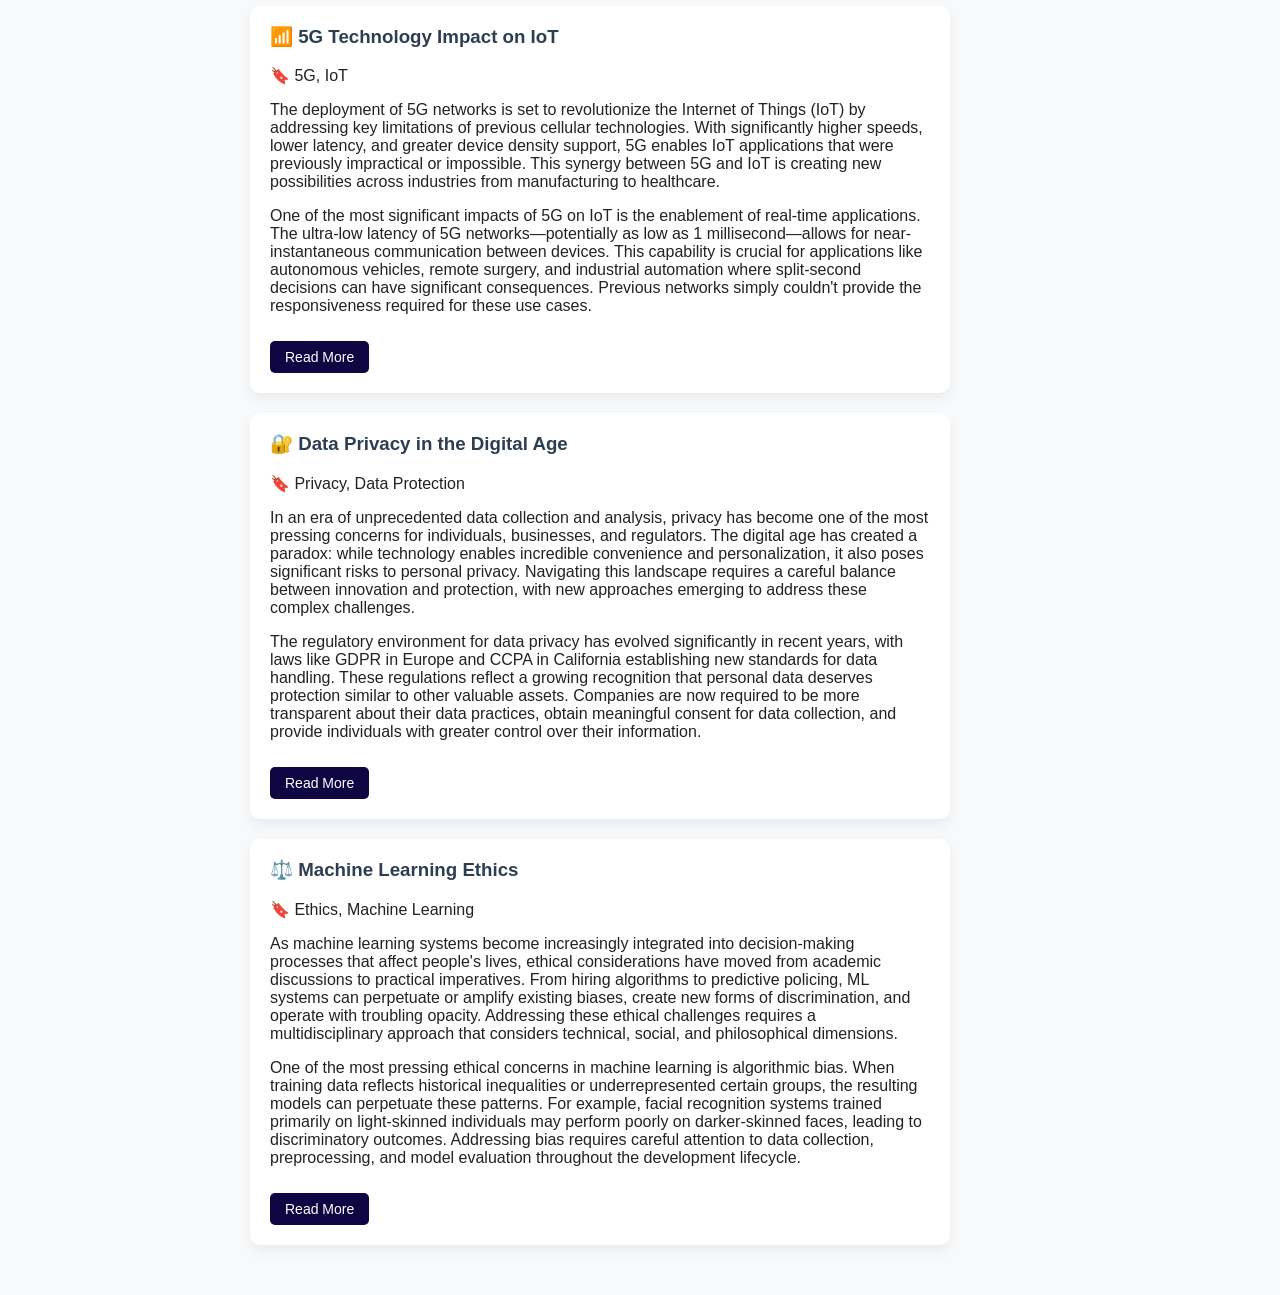
<file: index - Copy.html>
<!DOCTYPE html>
<html lang="en">
<head>
  <meta charset="utf-8" />
  <meta name="viewport" content="width=device-width,initial-scale=1" />
  <title>My Blogging Site</title>
  <link rel="icon" type="image/png" href="anirban.jpg">

  <style>
    :root {
      --left-width: 220px;
      --right-width: 300px;   /* expanded */
      --right-collapsed: 40px;/* collapsed keeps toggle visible */
      --transition: 300ms;
    }

    body {
      margin: 0;
      font-family: Arial, Helvetica, sans-serif;
      background: #f8f9fa;
      color: #222;
      --rs: var(--right-width);
    }
    body.right-collapsed { --rs: var(--right-collapsed); }

    /* left sidebar */
    .sidebar {
      position: fixed; left: 0; top: 0;
      width: var(--left-width); height: 100vh;
      background: hsl(250,86%,14%); color: white;
      padding: 20px; box-sizing: border-box;
      overflow-y: auto; z-index: 20;
    }
    .sidebar img { display:block; width:140px; height:140px;
      border-radius:50%; object-fit:cover; margin:0 auto 16px;
      border:3px solid #fff; }
    .sidebar h2 { text-align:center; margin:0 0 14px; font-size:1.2rem; }
    .about-me { font-size:14px; line-height:1.5; }
    .about-me strong {
      color: #f1c40f;
    }
    .libutton { display:inline-block; margin-top:12px; padding:8px 12px;
      background:#0A66C2; color:#fff; border-radius:14px;
      text-decoration:none; font-weight:600; }

    /* main content */
    .main-content {
      box-sizing: border-box;
      padding: 30px; padding-top: 80px;
      margin-left: var(--left-width);
      margin-right: var(--rs);
      transition: margin-right var(--transition) ease;
      min-height: 100vh;
    }
    .content-wrapper { max-width: 980px; margin: 0 auto; }


    /* Toggle Button */
    .toggle-btn {
      background: hsl(250, 86%, 14%);
      color: white;
      border: none;
      padding: 8px 15px;
      border-radius: 5px;
      cursor: pointer;
      margin-top: 10px;
      font-size: 14px;
      transition: background 0.3s;
    }
    
    .toggle-btn:hover {
      background: hsl(227, 70%, 53%);
    }
    
    /* Hidden content */
    .hidden-content {
      display: none;
      margin-top: 15px;
    }

    /* right sidebar */
    .right-sidebar {
      position: fixed; right: 0; top: 0;
      width: var(--rs); height: 100vh;
      background: rgba(255,255,255,0.95);
      padding: 12px 6px; box-sizing: border-box;
      overflow: hidden;
      transition: width var(--transition) ease, padding var(--transition) ease;
      z-index: 15; display: flex; flex-direction: column;
      align-items: flex-end;
    }

    /* toggle button inside */
    .collapse-btn {
      width: 36px; height: 36px;
      border-radius: 50%; border: none;
      background: hsl(250,86%,14%); color: #fff;
      display:flex; align-items:center; justify-content:center;
      cursor:pointer; margin-bottom: 10px;
      transition: transform var(--transition);
      flex-shrink: 0;
    }
    body.right-collapsed .collapse-btn { transform: rotate(180deg); }

    .right-sidebar h2 {
      text-align: center;
      margin-top: 0;
      color: hsl(250, 86%, 14%);
      border-bottom: 2px solid hsl(250, 86%, 14%);
      padding-bottom: 10px;
      font-size: 1.3em;
      flex-shrink: 0; /* Prevent title from shrinking */
    }
    
    .top-stories-container {
      flex: 1;
      color: hsl(250, 86%, 14%);
      overflow-y: auto;
      padding-right: 5px;
      margin-top: 10px;
      max-height: calc(100vh - 150px); /* Limit height and enable scrolling */
    }
    
    /* Custom scrollbar for top stories */
    .top-stories-container::-webkit-scrollbar {
      width: 8px;
    }
    
    .top-stories-container::-webkit-scrollbar-track {
      background: lab(24.02% 23.09 -47.04 / 0.102);
      
      border-radius: 4px;
    }
    
    .top-stories-container::-webkit-scrollbar-thumb {
      background: hsl(238, 82%, 24%);
      border-radius: 4px;
    }
    
    .top-stories-container::-webkit-scrollbar-thumb:hover {
      background: hwb(226 31% 6%);
    }
    
    .top-story {
      /* background: lch(69.32% 1.65 290.38 / 0.102); */
      background: lab(89.61% 0.55 -1.47);
      border-radius: 8px;
      padding: 15px;
      margin-bottom: 15px;
      transition: transform 0.2s;
      cursor: pointer;
    }
    
    .top-story:hover {
      transform: translateY(-3px);
      background: rgba(255, 255, 255, 0.15);
    }
    
    .top-story h3 {
      margin-top: 0;
      font-size: 16px;
      line-height: 1.3;
    }
    
    .top-story p {
      font-size: 14px;
      line-height: 1.4;
      margin-bottom: 10px;
    }
    
    .top-story .meta {
      font-size: 12px;
      color: #bdc3c7;
    }
    
    /* fade section */
    .right-content { 
      flex:1;
      width: 100%;
      opacity: 1;
      transition: opacity var(--transition) ease;
    }
    body.right-collapsed .right-content {
      opacity: 0;
      pointer-events: none;
    }

    .right-title {
      font-weight:700; color:hsl(250,86%,14%);
      border-bottom:2px solid hsl(250,86%,14%);
      margin-bottom:10px; padding-bottom:5px;
      text-align:center;
    }
    .top-stories { overflow-y:auto; }
    .top-story {
      background:#fff; padding:12px; margin-bottom:10px;
      border-radius:8px; box-shadow:0 1px 3px rgba(0,0,0,0.06);
      cursor:pointer;
    }
    .top-story h4 { margin:0 0 6px; font-size:15px; }
    .top-story p { margin:0; font-size:13px; color:#555; }

    /* search bar */
    .search-container {
      position: fixed; left: 50%; transform: translateX(-50%);
      top: 14px; z-index: 50; width: 480px; max-width: calc(100% - 40px);
      display:flex; background:#fff; border-radius:28px;
      box-shadow:0 6px 18px rgba(0,0,0,0.08); overflow:hidden;
    }
    .search-bar { flex:1; padding:12px 16px; border:0; outline:none; }
    .search-button { background:hsl(250,86%,14%); color:#fff; border:0; padding:0 14px; cursor:pointer; }

    .post { background:#fff; padding:20px; border-radius:10px; margin-bottom:20px; box-shadow:0 6px 14px rgba(0,0,0,0.06); }
    .post h3 { margin-top:0; color:#2c3e50; }

    @media(max-width:900px){
      .right-sidebar{ display:none; }
      .main-content{ margin-right:0; }
      .search-container{ width:90%; }
    }
  </style>
</head>
<body>

  <!-- search -->
  <div class="search-container">
    <input id="search-input" class="search-bar" placeholder="Search blog posts..." />
    <button class="search-button" onclick="performSearch()">🔍</button>
  </div>

  <!-- left sidebar -->
  <aside class="sidebar">
    <img src="anirban.jpg" alt="Anirban" />
    <h2>Anirban Sarkar</h2>
    <div class="about-me">
      <p>
        I am an <strong>Enterprise Architect</strong> with over two decades of experience. 
        I specialize in designing and delivering scalable, secure, and innovative technology solutions for complex business needs. 
      </p>
      <a class="libutton" href="https://www.linkedin.com/in/anirban-sarkar-12765b135/" target="_blank">Follow on LinkedIn</a>
    </div>
  </aside>

  <!-- main -->
  <main class="main-content">
    <div class="content-wrapper">
      <article class="post"><h3>🚀 Welcome to my Blog</h3>
        <p>
        Here, I share my experiences and insights on various topics, 
        covering technology strategy, cloud computing, and artificial intelligence. Stay tuned for regular updates!
      </p>
    </div>
     
    <!-- Evil LLMs: FraudGPT and WormGPT -->
    
    <div class="post" id="evil-llms-fraudgpt-wormgpt">
        <h3>⚠️ FraudGPT and WormGPT: The Rise of "Evil LLMs"</h3>
        <div class="meta">🔖 Cybersecurity, AI Threats, Dark Web</div>
        <p>
          FraudGPT and WormGPT are often referred to as "Evil LLMs" (Large Language Models). They are generative AI tools sold on the dark web and cybercrime forums, specifically created to assist malicious actors with various automated tasks.
        </p>
        <div class="hidden-content">
          <p>
            Here is a breakdown of what they are and what they do:
          </p>
          
          <h4>FraudGPT</h4>
          <p>
            FraudGPT is a malicious chatbot explicitly designed for fraudulent activities. It is marketed toward cybercriminals who may lack coding or sophisticated social engineering skills.
          </p>
          <p>
            <strong>Its primary capabilities include:</strong>
          </p>
          <ul>
            <li><strong>Phishing & Scams:</strong> Generating highly convincing phishing emails, texts, and social media posts tailored for specific targets.</li>
            <li><strong>Malware:</strong> Assisting with the creation of simple malware or writing code for various deceptive schemes.</li>
            <li><strong>Deception:</strong> Creating fake websites or landing pages for credential harvesting.</li>
            <li><strong>Carding:</strong> Providing resources and guidance for credit card fraud.</li>
          </ul>
          <p>
            In short, it automates the creation of the content and materials needed to execute large-scale, personalized scams.
          </p>
          
          <h4>WormGPT</h4>
          <p>
            WormGPT is another powerful, dark-web-based AI tool that focuses heavily on high-level cyberattacks and coding.
          </p>
          <p>
            <strong>It is particularly known for:</strong>
          </p>
          <ul>
            <li><strong>BEC Attacks:</strong> Writing extremely persuasive and context-aware business email compromise (BEC) emails, often fooling high-ranking employees into making fraudulent transfers.</li>
            <li><strong>Malicious Code:</strong> Generating functional malicious code or exploits that commercial LLMs (like ChatGPT or Gemini) are programmed to refuse.</li>
            <li><strong>Exploit Research:</strong> Providing information on vulnerabilities and assisting with reconnaissance for targeted attacks.</li>
          </ul>
          
          <p>
            Both of these models strip away the security guardrails and ethical constraints found in public AI systems, effectively making sophisticated cybercrime easier and faster to execute. They are the reason cyber defense needs to shift from reactive to proactive, as mentioned in the Canvas.
          </p>
        </div>
        <button class="toggle-btn" onclick="toggleContent(this)">Read More</button>
    </div>
    
      <!-- Meta Ad Targeting Post -->
  <div class="post" id="meta-ad-targeting">
    <h3>📢 Meta to Use Chatbot Conversations for Ad Targeting</h3>
    <div class="meta">🔖 Social Media, Advertising, AI Policy</div>
    <p>
      Starting December 16, 2025, Meta will begin incorporating user chatbot conversations into its advertising ecosystem. According to <i>The Wall Street Journal</i>, the tech giant will analyze interactions with its AI chatbot to better personalize ads. Sensitive topics such as health, religion, and politics are excluded from this data collection, but everything else—from casual shopping queries to entertainment discussions—may become part of Meta’s massive advertising dataset.
    </p>
    <div class="hidden-content">
      <p>
        This decision reflects Meta’s continued reliance on advertising revenue, which makes up the vast majority of its business. By integrating chatbot interactions, the company aims to capture intent-rich data that goes beyond likes, shares, and browsing patterns. For example, a user asking the chatbot about hiking trails or best running shoes could soon be served highly targeted sportswear ads. 
      </p>
      <p>
        Critics argue that this move raises significant privacy concerns. Even if Meta excludes sensitive categories, conversations with chatbots often feel more personal than standard browsing behavior. Privacy advocates worry that the blurred line between casual AI assistance and commercial surveillance will deepen user mistrust. Some regulators may step in to review whether such practices align with data protection laws, particularly in Europe under GDPR and in regions with emerging AI regulation.
      </p>
      <p>
        Supporters, however, suggest that this could make ads more relevant and less intrusive. If personalization reduces irrelevant advertising noise, it may improve user experience while keeping Meta’s core business profitable. For Meta, this also marks a strategic step toward competing with Google’s intent-driven search ads and Amazon’s commerce-focused advertising.
      </p>
      <p>
        Looking ahead, the long-term implications of this strategy will depend on execution and regulation. If Meta fails to strike a balance between personalization and privacy, the backlash could outweigh the benefits. But if managed responsibly, this approach may redefine how conversational AI shapes advertising in the future.
      </p>
    </div>
    <button class="toggle-btn" onclick="toggleContent(this)">Read More</button>
  </div>

  <!-- World Models Post -->
  <div class="post" id="world-models">
    <h3>🌍 Developing World Models to Go Beyond LLMs</h3>
    <div class="meta">🔖 AI Research, Simulation, AGI</div>
    <p>
      Large Language Models (LLMs) like GPT have transformed the AI landscape by generating coherent text, writing code, and even offering creative insights. However, their limitation lies in their scope: they operate only in the space of words and patterns, not in understanding real-world cause-and-effect. To push beyond these boundaries, major AI research labs are investing in “world models”—AI systems designed to simulate environments, reason about physical dynamics, and predict future outcomes.
    </p>
    <div class="hidden-content">
      <p>
        Unlike LLMs, which are trained primarily on text corpora, world models integrate multimodal data—including video, 3D simulations, and environmental interactions. This allows them to “imagine” scenarios, test hypotheses, and develop a deeper sense of situational awareness. For example, in robotics, a world model could predict how a robot’s arm will move through space when picking up a fragile object, adjusting grip and motion in real-time.
      </p>
      <p>
        The potential applications extend beyond robotics. In healthcare, world models could simulate how new drugs interact with biological systems before clinical trials. In climate science, they could model the complex interplay of weather, ocean currents, and emissions to evaluate intervention strategies. In finance, they might simulate market behavior under different economic shocks, helping institutions plan for volatility.
      </p>
      <p>
        However, the rise of world models introduces new challenges. Alignment and safety concerns become more complex when AI is no longer just predicting the next word but actively simulating environments and testing strategies. If such models develop internal representations misaligned with reality—or worse, with human values—they could act in unpredictable or harmful ways. Researchers are therefore focused not only on technical advances but also on developing rigorous governance structures.
      </p>
      <p>
        As <i>Financial Times</i> reports, the push toward world models may mark a crucial step on the path to Artificial General Intelligence (AGI). Whether this evolution leads to breakthroughs that benefit humanity—or new risks requiring careful regulation—depends on how responsibly the technology is developed and deployed.
      </p>
    </div>
    <button class="toggle-btn" onclick="toggleContent(this)">Read More</button>
  </div>

  <!-- Microsoft Warning Post -->
  <div class="post" id="microsoft-warning">
    <h3>⚠️ Microsoft Warns of Future AI Intervention</h3>
    <div class="meta">🔖 AI Policy, Risk, Security</div>
    <p>
      In a recent statement, Microsoft’s AI leadership cautioned that within the next 5 to 10 years, advanced artificial intelligence systems could require “military-grade intervention” to prevent misuse or catastrophic failures. The warning underscores growing concerns among AI developers that rapid progress in AI capabilities may outpace society’s ability to regulate or contain them.
    </p>
    <div class="hidden-content">
      <p>
        The remark, reported by <i>Windows Central</i>, highlights the dual nature of advanced AI: it promises enormous benefits but also carries unprecedented risks. Potential scenarios include rogue autonomous agents, cyberattacks powered by AI, or the development of AI systems so advanced that they operate beyond human oversight. These risks could necessitate new defense protocols similar to those used for nuclear technology, where containment and international cooperation are critical.
      </p>
      <p>
        Some experts argue that this is a call to action for governments and international organizations. Rather than waiting for crises, they suggest establishing global AI oversight bodies, mandatory auditing standards, and safety benchmarks today. Others caution against alarmism, noting that predictions about AI “superintelligence” have been made before without materializing.
      </p>
      <p>
        What sets this warning apart is that it comes from inside a leading AI company deeply involved in building state-of-the-art systems. The message appears less about exaggerating risks and more about urging proactive governance. The next decade could determine whether AI becomes a transformative tool for progress or a destabilizing force requiring extreme interventions.
      </p>
    </div>
    <button class="toggle-btn" onclick="toggleContent(this)">Read More</button>
  </div>

  <!-- DeepMind Safety Post -->
  <div class="post" id="deepmind-safety">
    <h3>🛡️ DeepMind Expands Frontier Safety Framework</h3>
    <div class="meta">🔖 AI Safety, Governance, Risk Management</div>
    <p>
      Google DeepMind has released an update to its “Frontier Safety Framework,” the policy structure guiding the safe development of its most advanced AI systems. The framework outlines risk assessment protocols, red lines for deployment, and intervention measures to prevent unintended consequences. This latest update expands the framework to cover new risk domains and strengthens its assessment methodology.
    </p>
    <div class="hidden-content">
      <p>
        The framework was first introduced in 2023 to ensure that the race toward frontier AI models—those approaching or exceeding human-level performance in some domains—does not outpace safety standards. The updated version considers new risk categories, such as large-scale disinformation, autonomous decision-making in sensitive areas, and the potential for emergent behaviors in multimodal systems.
      </p>
      <p>
        Importantly, DeepMind emphasizes collaboration with external reviewers and regulators to validate its assessments. This shift reflects growing consensus in the AI field that companies cannot be the sole arbiters of safety for technologies with global impact. By opening parts of its process to independent scrutiny, DeepMind hopes to build public trust and set industry standards.
      </p>
      <p>
        While critics argue that voluntary frameworks are insufficient without legally binding regulation, DeepMind’s effort is seen as a meaningful step toward responsible innovation. If widely adopted, such practices could create a baseline of accountability across the AI sector. As AI systems grow more powerful, frameworks like this may determine whether progress is sustainable—or risky.
      </p>
    </div>
    <button class="toggle-btn" onclick="toggleContent(this)">Read More</button>
  </div>

  <!-- AI Materials Discovery Post -->
  <div class="post" id="ai-materials">
    <h3>🔬 AI Designs New Materials & Breakthrough “CRESt” Platform</h3>
    <div class="meta">🔖 Science, Materials, Machine Learning</div>
    <p>
      Researchers at MIT have unveiled two major breakthroughs in AI-assisted materials science. First, a new platform called “CRESt” (Cross-Referencing Experimental Science and Text) can analyze vast scientific literature, run experiments, and propose novel materials. Second, MIT’s “SCIGEN” tool allows generative AI to design materials following specific rules, enabling the creation of compounds with desired properties.
    </p>
    <div class="hidden-content">
      <p>
        The CRESt platform works by integrating knowledge from diverse sources—academic journals, patents, and experimental datasets—and then generating hypotheses for new materials. Unlike traditional research, which can take years of manual cross-referencing, CRESt automates much of the process and even suggests new experimental paths. Early results show promise in energy storage materials, semiconductors, and sustainable chemistry.
      </p>
      <p>
        Meanwhile, SCIGEN takes generative AI beyond text and images by encoding design principles directly into its outputs. Instead of simply generating molecules at random, it follows scientific constraints to ensure that proposed materials have the right balance of stability, conductivity, or other properties. This makes it possible to accelerate discovery while reducing wasted effort in the lab.
      </p>
      <p>
        Together, these breakthroughs represent a shift in how materials science is conducted. By coupling machine learning with traditional experimentation, scientists can compress decades of trial-and-error into months or even weeks. This could lead to breakthroughs in renewable energy, faster electronics, and new sustainable materials for construction and manufacturing.
      </p>
      <p>
        While promising, challenges remain. AI systems still depend on the quality of their input data, and experimental validation remains essential. Researchers stress that these tools are designed to augment, not replace, human expertise. Still, the potential impact of CRESt and SCIGEN is vast: they may accelerate humanity’s ability to build the next generation of materials essential for progress.
      </p>
    </div>
    <button class="toggle-btn" onclick="toggleContent(this)">Read More</button>
  </div>

  <!-- Huawei AI Hardware Post -->
  <div class="post" id="huawei-hardware">
    <h3>🇨🇳 Huawei Claims AI Hardware Independence from Nvidia</h3>
    <div class="meta">🔖 Hardware, Geopolitics, AI Infrastructure</div>
    <p>
      Huawei has announced the creation of a new AI supernode cluster built entirely with domestic chipmaking technologies. The move is designed to reduce dependence on Nvidia and other Western suppliers amid ongoing U.S.–China trade tensions. Reported by the <i>South China Morning Post</i>, the development highlights China’s determination to achieve technological self-sufficiency in critical AI infrastructure.
    </p>
    <div class="hidden-content">
      <p>
        Huawei’s supernode leverages advances in local semiconductor design and fabrication, including custom processors optimized for AI workloads. This step is particularly significant because high-performance chips like Nvidia’s A100 and H100 are currently restricted from export to China. By building alternatives domestically, Huawei aims to maintain competitiveness in AI training and inference at scale.
      </p>
      <p>
        Analysts note that achieving full parity with Nvidia’s offerings remains challenging. Nvidia’s hardware benefits from years of ecosystem development, including optimized software frameworks like CUDA. However, Huawei’s push is less about immediate technical equivalence and more about long-term resilience. By controlling its hardware supply chain, China can mitigate the risks of sanctions and ensure continuity in its AI ambitions.
      </p>
      <p>
        This development also has global implications. If Huawei’s approach proves viable, it could encourage other nations to pursue localized AI infrastructure, potentially leading to a more fragmented global AI ecosystem. While this may reduce dependency risks, it could also slow international collaboration and standardization.
      </p>
      <p>
        Ultimately, Huawei’s move signals that AI is not only a technological race but also a geopolitical one. The ability to independently build and scale AI hardware may define national competitiveness in the decades ahead.
      </p>
    </div>
    <button class="toggle-btn" onclick="toggleContent(this)">Read More</button>
  </div>

  <!-- AI in Bloodwork Post -->
  <div class="post" id="ai-bloodwork">
    <h3>🩸 AI Improves Predictive Insights from Everyday Bloodwork</h3>
    <div class="meta">🔖 Healthcare, AI Applications, Diagnostics</div>
    <p>
      A new study shows that artificial intelligence can extract significant diagnostic insights from standard blood tests. Reported in <i>ScienceDaily</i>, the research demonstrates that combining routine bloodwork with AI analysis can predict outcomes in spinal cord injury patients, potentially transforming how simple lab data is used in healthcare.
    </p>
    <div class="hidden-content">
      <p>
        The study trained AI models on large datasets of patient bloodwork, correlating biochemical markers with recovery outcomes. This allowed the system to identify subtle patterns invisible to human physicians. The results show that with just everyday lab results—no specialized or costly procedures—clinicians can gain early warning about complications and long-term recovery trajectories.
      </p>
      <p>
        Beyond spinal cord injuries, the same principle could apply to many areas of medicine. For example, AI could flag early signs of organ decline, metabolic imbalances, or even neurological conditions. By repurposing routine tests already collected in hospitals worldwide, this approach could deliver predictive healthcare at minimal additional cost.
      </p>
      <p>
        The promise is particularly strong in low-resource healthcare systems. Since bloodwork is widely available, adding AI analysis could dramatically improve care without requiring new infrastructure. Doctors could be empowered with decision-support tools that extend their diagnostic reach, ultimately leading to better patient outcomes.
      </p>
      <p>
        Still, challenges remain. AI predictions must be validated across diverse populations, and ethical questions arise around false positives or over-reliance on automated systems. Yet the overall direction is clear: AI has the potential to transform humble blood tests into powerful diagnostic tools that democratize advanced healthcare.
      </p>
    </div>
    <button class="toggle-btn" onclick="toggleContent(this)">Read More</button>
  </div>

  <!-- UNESCO AI Africa Post -->
  <div class="post" id="unesco-ai-africa">
    <h3>🌍 UNESCO Boosts AI in Africa with Rights-Focused Initiatives</h3>
    <div class="meta">🔖 Education, Governance, Responsible AI</div>
    <p>
      At the G20 summit, UNESCO announced an ambitious initiative to strengthen AI capacity in Africa. The program aims to train 15,000 civil servants and 5,000 judicial personnel in the responsible use of artificial intelligence, with a focus on human rights, ethics, and inclusion. By prioritizing governance as much as technical capacity, UNESCO hopes to build sustainable AI ecosystems across the continent.
    </p>
    <div class="hidden-content">
      <p>
        The initiative reflects growing awareness that AI adoption is not just a technical issue but also a societal one. In many African nations, rapid digitalization risks creating gaps between technology deployment and regulatory readiness. Training policymakers and judicial staff ensures that governance structures evolve alongside AI adoption, minimizing risks of misuse or exclusion.
      </p>
      <p>
        UNESCO’s program will also emphasize localized AI development. By encouraging African researchers and institutions to adapt AI tools to their cultural and economic contexts, the initiative seeks to avoid one-size-fits-all solutions imported from abroad. This could empower local industries, strengthen trust, and create AI systems that reflect regional values.
      </p>
      <p>
        Importantly, the initiative is rights-focused. UNESCO stresses the need to protect privacy, avoid discrimination, and ensure that AI benefits are equitably distributed. This aligns with global calls for ethical AI, but grounds them in Africa’s specific development challenges and opportunities.
      </p>
      <p>
        If successful, the initiative could serve as a model for other regions. By treating AI as both a technological and social issue, UNESCO may demonstrate how international organizations can guide responsible AI adoption in ways that maximize opportunity while safeguarding rights.
      </p>
    </div>
    <button class="toggle-btn" onclick="toggleContent(this)">Read More</button>
  </div>
   

    <!-- Vector databases - how they work and why they matter -->
    <div class="post" id="vector-databases-ai">
      <h3>🧭 Understanding Vector Databases: How They Work and Why They Matter</h3>
      <!--<div class="meta">📅 Published 3 days ago | 🔖 Vector databases , AI</div> -->
      <div class="meta">🔖 Vector databases , AI</div>
      
      <section aria-labelledby="intro">
          <p id="intro">
            In today's AI-driven world, traditional databases are no longer sufficient for handling unstructured data
            such as images, videos, audio, and natural language. Enter the <strong>vector database</strong>—a new class of
            databases designed to store, index, and query <em>vector embeddings</em>, the numerical representations of
            unstructured data.
          </p>

          <p>
            Vector databases power modern applications like <strong>semantic search</strong>, <strong>recommendation systems</strong>,
            <strong>fraud detection</strong>, and <strong>generative AI</strong> by enabling machines to "understand" similarity
            between data points, not just exact matches.
          </p>
      </section>

      <div class="hidden-content">
        <section aria-labelledby="what-is-vector">
          <h2 id="what-is-vector">🔹 What is a Vector?</h2>
          <p>
            A <strong>vector</strong> is simply a list of numbers that represents data in a high-dimensional space.
            For example, an AI model might convert a sentence like <code>"I love pizza"</code> into a 768-dimensional vector.
            Similar sentences (e.g., <em>"Pizza is great"</em>) will have vectors close to each other in this high-dimensional space.
            This closeness allows us to measure semantic similarity using mathematical distance metrics.
          </p>
        </section>
        <figure aria-label="Vector DB workflow diagram">
              <img src="images/vector database 1.jpg" alt=" Vector Database Concept">
              <figcaption></figcaption>
        </figure> 
        <section aria-labelledby="core-idea">
          <h2 id="core-idea">🔹 Core Idea of a Vector Database</h2>
          <p>A vector database stores embeddings and makes it easy to:</p>
          <ul>
            <li><strong>Insert</strong> – Store embeddings generated by models.</li>
            <li><strong>Index</strong> – Organize them for fast retrieval.</li>
            <li><strong>Search</strong> – Query similar vectors using similarity metrics like cosine similarity, Euclidean distance, or dot product.</li>
          </ul>
          <p>
            This enables <strong>Approximate Nearest Neighbor (ANN) Search</strong>, which finds the "closest" vectors quickly,
            even in billions of records.
          </p>
        </section>
         <figure aria-label="Vector DB workflow diagram">
            <img src="images/vector_database2.jpg" alt=" Vector Database Concept">
            <figcaption></figcaption>
        </figure>
        <section aria-labelledby="how-it-works">
          <h2 id="how-it-works">🔹 How Does a Vector Database Work?</h2>
          <ol>
            <li>
              <strong>Data Ingestion</strong><br>
              Raw data (text, image, audio) is processed through an AI model (e.g., BERT, CLIP, or OpenAI embeddings) that
              outputs a high-dimensional vector representation.
            </li>
            <li>
              <strong>Storage & Indexing</strong><br>
              Vectors are stored and indexed using specialized algorithms (e.g., HNSW, IVF) to optimize retrieval.
            </li>
            <li>
              <strong>Similarity Search</strong><br>
              A user query is converted to a vector; the database compares distances between the query vector and stored vectors
              to find nearest neighbors.
            </li>
            <li>
              <strong>Ranking & Retrieval</strong><br>
              Results are ranked by similarity score and returned with metadata (document IDs, links, thumbnails) for interpretability.
            </li>
          </ol>
        </section>

        <section aria-labelledby="use-cases">
          <h2 id="use-cases">🔹 Popular Use Cases</h2>
          <ul>
            <li><strong>Semantic Search</strong> – Find results by meaning rather than exact keyword matches.</li>
            <li><strong>Recommendation Systems</strong> – Match users with similar preferences (music, movies, products).</li>
            <li><strong>Fraud Detection</strong> – Spot unusual transaction patterns via similarity to historical vectors.</li>
            <li><strong>Multimodal AI</strong> – Connect images, text, and audio in one vector space.</li>
            <li><strong>Generative AI Memory (RAG)</strong> – Provide LLMs with recent or proprietary context retrieved from vectors.</li>
          </ul>
        </section>

        <section aria-labelledby="leading-dbs">
          <h2 id="leading-dbs">🔹 Leading Vector Databases</h2>
          <p>Examples of popular solutions and libraries:</p>
          <ul>
            <li><strong>Pinecone</strong> – Fully managed, serverless vector DB.</li>
            <li><strong>Weaviate</strong> – Open-source with GraphQL and hybrid search support.</li>
            <li><strong>Milvus</strong> – Scalable, cloud-native, open-source engine.</li>
            <li><strong>FAISS</strong> – Library (by Meta) for ANN search often embedded in applications.</li>
          </ul>
        </section>

        <section aria-labelledby="why-matter">
          <h2 id="why-matter">🔹 Why Vector Databases Matter</h2>
          <p>
            As unstructured data grows, vector databases solve search and retrieval bottlenecks by enabling semantic search and
            reasoning at scale. They bridge the gap between human-like understanding and machine processing, powering smarter,
            more context-aware applications.
          </p>
        </section>

        <section aria-labelledby="conclusion">
          <h2 id="conclusion">🔹 Conclusion</h2>
          <p>
            Vector databases are becoming the backbone of AI-powered systems. By converting raw data into embeddings and enabling
            similarity-based retrieval, they unlock intelligent search, personalization, and contextual understanding. Expect
            hybrid systems—combining SQL-style queries with semantic vector queries—to reshape enterprise data architecture in the years ahead.
          </p>
        </section>
      </div>
      <button class="toggle-btn" onclick="toggleContent(this)">Read More</button>
    </div>

    <!-- AI Revolution in Healthcare Post -->
    <div class="post" id="ai-revolution-healthcare">
      <h3>🤖 AI Revolution in Healthcare</h3>
      <!--<div class="meta">📅 Published 3 days ago | 🔖 Healthcare, AI</div>-->
      <div class="meta">🔖 Healthcare, AI</div>
      <p>
        The integration of artificial intelligence into healthcare is transforming the industry at an unprecedented pace. From diagnostics to treatment personalization, AI is enabling healthcare providers to deliver more accurate, efficient, and accessible care. The potential for AI to revolutionize healthcare lies in its ability to process vast amounts of medical data, identify patterns invisible to the human eye, and support clinical decision-making.
      </p>
      <p>
        One of the most significant applications of AI in healthcare is medical imaging analysis. AI algorithms can now detect anomalies in X-rays, MRIs, and CT scans with accuracy that often surpasses human radiologists. These systems can identify early signs of diseases like cancer, cardiovascular conditions, and neurological disorders, enabling earlier interventions and improved patient outcomes. The speed of AI analysis also means reduced waiting times for patients and decreased workload for healthcare professionals.
      </p>
      <div class="hidden-content">
        <p>
          Beyond diagnostics, AI is revolutionizing drug discovery and development. Traditional drug development can take over a decade and cost billions of dollars. AI algorithms can analyze biological data to identify potential drug candidates, predict their effectiveness, and even simulate clinical trials, significantly accelerating the process. This capability became particularly evident during the COVID-19 pandemic when AI helped researchers identify existing drugs that could be repurposed to treat the virus.
        </p>
        <p>
          Personalized medicine represents another frontier where AI is making substantial contributions. By analyzing a patient's genetic information, lifestyle factors, and medical history, AI systems can help physicians develop tailored treatment plans. This approach moves healthcare from a one-size-fits-all model to precision medicine, where interventions are customized to individual patients, potentially increasing treatment efficacy while reducing side effects.
        </p>
        <p>
          Administrative tasks, which consume a significant portion of healthcare resources, are also being transformed by AI. Natural language processing algorithms can transcribe medical notes, code insurance claims, and manage patient scheduling more efficiently than human staff. This automation frees up healthcare professionals to focus on patient care rather than paperwork, potentially reducing burnout in an industry known for high stress levels.
        </p>
        <p>
          Despite these advancements, the AI revolution in healthcare faces challenges. Data privacy concerns, regulatory hurdles, and the need for robust validation of AI systems are significant barriers. Additionally, there's the critical issue of ensuring that AI healthcare solutions don't perpetuate or amplify existing biases in medical data. As we move forward, collaboration between technologists, healthcare providers, regulators, and ethicists will be essential to harness AI's full potential while mitigating risks.
        </p>
        <p>
          The future of AI in healthcare looks promising, with emerging applications in robotic surgery, virtual nursing assistants, and predictive analytics for population health management. As these technologies mature, they have the potential to make healthcare more proactive rather than reactive, shifting the focus from treatment to prevention. The AI revolution in healthcare is not about replacing human practitioners but augmenting their capabilities, ultimately leading to better patient outcomes and a more sustainable healthcare system.
        </p>
      </div>
      <button class="toggle-btn" onclick="toggleContent(this)">Read More</button>
    </div>

    <!-- Quantum Computing Breakthrough Post -->
    <div class="post" id="quantum-computing-breakthrough">
      <h3>⚛️ Quantum Computing Breakthrough</h3>
      <div class="meta">🔖 Quantum Computing, Technology</div>
      <p>
        The recent announcement of a stable 256-qubit quantum processor represents a monumental leap forward in quantum computing capabilities. This breakthrough brings us closer to achieving quantum advantage—the point where quantum computers can solve problems that are practically impossible for classical computers. The new processor demonstrates unprecedented coherence times and error correction capabilities, addressing two of the most significant challenges in quantum computing.
      </p>
      <p>
        What makes this development particularly remarkable is the processor's ability to maintain quantum states for extended periods. Previous quantum systems struggled with decoherence, where quantum information would be lost due to environmental interference. The new architecture incorporates innovative error-correction techniques that protect quantum information, allowing for more complex calculations to be performed accurately. This stability is crucial for practical applications of quantum computing.
      </p>
      <div class="hidden-content">
        <p>
          The implications of this breakthrough extend across multiple industries. In pharmaceuticals, quantum computers could simulate molecular interactions at an atomic level, dramatically accelerating drug discovery. Material scientists could design new compounds with specific properties, potentially leading to superconductors that work at room temperature or more efficient battery technologies. Financial institutions could optimize complex portfolios and risk models in ways currently impossible with classical computing.
        </p>
        <p>
          Cryptography is another field that will be profoundly impacted. Current encryption methods rely on the difficulty of factoring large numbers, a task that would take classical computers thousands of years. Quantum computers, however, could break these encryptions in hours or days. This threat has spurred the development of quantum-resistant cryptography, and with this new processor, researchers can now test these new encryption methods under realistic conditions.
        </p>
        <p>
          The road to this breakthrough wasn't easy. Researchers had to overcome significant technical hurdles, including maintaining extremely low temperatures (near absolute zero) and isolating qubits from environmental noise. The team developed a novel approach to qubit design that reduces interference while increasing connectivity between qubits. This enhanced connectivity allows for more complex quantum circuits to be built, essential for solving real-world problems.
        </p>
        <p>
          Looking ahead, the research team is already working on scaling this technology to 512 and eventually 1024 qubits. Each doubling of qubit count represents an exponential increase in computational power. However, the challenge isn't just about adding more qubits—it's about maintaining or improving coherence times and error rates as the system scales. The architecture developed for this processor appears scalable, which is promising for future developments.
        </p>
        <p>
          While we're still years away from quantum computers being commonplace, this breakthrough significantly shortens the timeline. It also demonstrates that the theoretical potential of quantum computing is gradually becoming practical reality. As these systems continue to improve, they'll likely work in tandem with classical computers, each handling the tasks they're best suited for. The quantum computing revolution is no longer a distant possibility—it's unfolding now, and this breakthrough marks a critical milestone on that journey.
        </p>
      </div>
      <button class="toggle-btn" onclick="toggleContent(this)">Read More</button>
    </div>

    <!-- The Future of Remote Work Post -->
    <div class="post" id="future-remote-work">
      <h3>🏠 The Future of Remote Work</h3>
      <div class="meta">🔖 Remote Work, Business</div>
      <p>
        The pandemic accelerated a remote work revolution that was already underway, but what comes next? As organizations settle into new working models, we're seeing the emergence of hybrid approaches that blend the best of remote and in-office work. The future of work isn't about choosing between fully remote or fully office-based—it's about creating flexible, adaptive systems that prioritize outcomes over presence.
      </p>
      <p>
        Companies are increasingly recognizing that remote work isn't just a temporary solution but a fundamental shift in how we organize work. This realization is driving investments in digital infrastructure, collaboration tools, and management practices suited for distributed teams. The most successful organizations are those that view remote work not as a cost-saving measure but as an opportunity to access global talent, increase employee satisfaction, and build more resilient operations.
      </p>
      <div class="hidden-content">
        <p>
          One of the most significant changes we're witnessing is the redefinition of the workplace itself. Instead of being a physical location where work happens, the workplace is becoming a network of connected spaces—home offices, co-working facilities, and company headquarters—each serving different purposes. This distributed model requires rethinking everything from team building to performance evaluation. Companies that succeed will be those that master the art of creating cohesion across distance.
        </p>
        <p>
          Technology continues to play a crucial role in enabling effective remote work. Beyond video conferencing, we're seeing the rise of virtual office platforms that recreate the serendipitous interactions of physical spaces. AI-powered tools are helping managers identify when team members are struggling with isolation or burnout. Digital whiteboards and collaborative document editing have become sophisticated enough to rival their physical counterparts for many use cases.
        </p>
        <p>
          The impact on urban planning and real estate is profound. As companies reduce their office footprints, city centers are evolving to serve new purposes. Suburban and rural areas are experiencing revitalization as knowledge workers move away from traditional business hubs. This geographic redistribution could help address issues of housing affordability and traffic congestion in major metropolitan areas while bringing economic opportunities to smaller communities.
        </p>
        <p>
          However, the remote work revolution also presents challenges. Not all jobs can be performed remotely, potentially creating a new class divide between remote-capable and location-dependent workers. There are concerns about the erosion of organizational culture and the difficulty of onboarding new employees in fully remote settings. Additionally, the blurring of boundaries between work and home life has led to increased reports of burnout.
        </p>
        <p>
          The most forward-thinking companies are addressing these challenges head-on. They're implementing "right to disconnect" policies, creating virtual social spaces, and reimagining career progression in a distributed environment. The future of work will likely involve greater flexibility but also more intentionality in how we design work experiences. As we move forward, the organizations that thrive will be those that recognize that work is an activity, not a place, and design their policies accordingly.
        </p>
      </div>
      <button class="toggle-btn" onclick="toggleContent(this)">Read More</button>
    </div>

    <!-- Blockchain Beyond Cryptocurrency Post -->
    <div class="post" id="blockchain-beyond-cryptocurrency">
      <h3>⛓️ Blockchain Beyond Cryptocurrency</h3>
      <div class="meta">🔖 Blockchain, Technology</div>
      <p>
        While blockchain technology gained fame through cryptocurrencies like Bitcoin and Ethereum, its potential applications extend far beyond digital money. At its core, blockchain is a distributed ledger technology that enables secure, transparent, and tamper-resistant record-keeping. These characteristics make it valuable for numerous applications across industries, from supply chain management to digital identity verification.
      </p>
      <p>
        One of the most promising non-cryptocurrency applications of blockchain is in supply chain management. By creating an immutable record of a product's journey from raw materials to end consumer, blockchain can provide unprecedented transparency. This capability is particularly valuable for industries where provenance matters, such as pharmaceuticals, luxury goods, and food products. Consumers can verify authenticity, while companies can quickly identify and address issues in their supply chains.
      </p>
      <div class="hidden-content">
        <p>
          Digital identity represents another area where blockchain technology shows great promise. Traditional identity systems are fragmented, insecure, and often exclude marginalized populations. Blockchain-based identity systems give individuals control over their personal data while providing a secure way to verify credentials. This approach could streamline processes like opening bank accounts, applying for loans, or accessing government services while reducing identity fraud.
        </p>
        <p>
          The healthcare industry stands to benefit significantly from blockchain adoption. Patient records stored on a blockchain could be securely shared between providers while maintaining patient privacy through encryption and permissioned access. Clinical trial data recorded on a blockchain would be tamper-proof, increasing trust in research findings. Pharmaceutical supply chains could use blockchain to combat counterfeit drugs, a problem that causes hundreds of thousands of deaths annually.
        </p>
        <p>
          Voting systems represent another compelling use case. Blockchain-based voting could increase accessibility while reducing fraud and ensuring the integrity of election results. Each vote would be recorded as a transaction on the blockchain, making it verifiable yet anonymous. While technical and social challenges remain, several countries and organizations are experimenting with blockchain voting for everything from shareholder meetings to municipal elections.
        </p>
        <p>
          Intellectual property management is being transformed by blockchain technology. Artists, musicians, and writers can timestamp their creations on a blockchain, creating an immutable record of ownership. Smart contracts can automate royalty payments, ensuring creators are compensated fairly when their work is used. This application has particular significance in the digital age, where content is easily copied and shared without proper attribution or compensation.
        </p>
        <p>
          Despite these promising applications, blockchain technology faces significant hurdles. Scalability remains a challenge, with many blockchain networks struggling to handle transaction volumes comparable to traditional systems. Energy consumption is another concern, though newer consensus mechanisms are addressing this issue. Regulatory uncertainty and interoperability between different blockchain platforms also present obstacles to widespread adoption.
        </p>
        <p>
          As the technology matures, we're likely to see hybrid approaches that combine blockchain with traditional databases, using each where it's most appropriate. The future of blockchain beyond cryptocurrency isn't about replacing existing systems entirely but enhancing them where transparency, security, and decentralization add value. As developers address current limitations and businesses discover new use cases, blockchain's impact will extend far beyond the financial applications that first brought it to prominence.
        </p>
      </div>
      <button class="toggle-btn" onclick="toggleContent(this)">Read More</button>
    </div>

    <!-- Edge Computing Trends 2025 Post -->
    <div class="post" id="edge-computing-trends">
      <h3>🌐 Edge Computing Trends 2025</h3>
      <div class="meta">🔖 Edge Computing, IoT</div>
      <p>
        As we approach 2025, edge computing is evolving from an emerging technology to a critical component of modern IT infrastructure. The exponential growth of IoT devices, the demands of real-time applications, and privacy concerns are driving computation and data storage closer to where data is generated. This shift from centralized cloud computing to distributed edge architectures is reshaping how we process information and deliver digital services.
      </p>
      <p>
        One of the most significant trends for 2025 is the convergence of edge computing with 5G networks. The low latency and high bandwidth of 5G enable more sophisticated edge applications, from autonomous vehicles to augmented reality experiences. Telecom providers are transforming their infrastructure into distributed computing platforms, placing edge data centers at cell towers to serve nearby devices. This synergy between 5G and edge computing will unlock new use cases across industries.
      </p>
      <div class="hidden-content">
        <p>
          AI at the edge is another major trend gaining momentum. Rather than sending data to the cloud for processing, AI models are increasingly deployed directly on edge devices. This approach reduces latency, conserves bandwidth, and enhances privacy by keeping sensitive data local. We're seeing specialized hardware designed specifically for edge AI workloads, with chips optimized for neural network inference rather than general-purpose computing.
        </p>
        <p>
          The industrial sector is embracing edge computing to enable the next generation of smart factories. By processing data from sensors and cameras on-site, manufacturers can achieve real-time quality control, predictive maintenance, and optimized production flows. Edge computing allows factories to continue operating even when cloud connectivity is interrupted, a critical requirement for continuous manufacturing processes.
        </p>
        <p>
          Security is evolving to address the unique challenges of edge environments. Traditional perimeter-based security models are inadequate for distributed edge architectures. Zero-trust approaches, where every access request is verified regardless of origin, are becoming standard. Hardware-based security features, such as trusted platform modules (TPMs) and secure enclaves, are being integrated into edge devices to protect against physical tampering.
        </p>
        <p>
          Edge computing is also driving innovation in software development practices. Containerization and lightweight virtualization technologies allow applications to be packaged with their dependencies and deployed consistently across diverse edge environments. DevOps is evolving into "EdgeOps," with new tools and practices for managing distributed applications across thousands or even millions of edge nodes.
        </p>
        <p>
          Sustainability is becoming a key consideration in edge computing deployments. While edge computing can reduce energy consumption by minimizing data transmission to distant cloud data centers, the proliferation of edge devices creates its own environmental impact. Manufacturers are responding with more energy-efficient hardware designs, and software solutions are optimizing workloads to minimize power consumption without compromising performance.
        </p>
        <p>
          Looking ahead to 2025 and beyond, we can expect edge computing to become increasingly autonomous. Self-managing edge networks that can configure, heal, and optimize themselves will reduce the operational burden on IT teams. Federated learning approaches will enable edge devices to collaboratively improve AI models without centralizing training data. As these trends converge, edge computing will become an invisible yet essential layer of our digital infrastructure, powering everything from smart cities to personalized healthcare.
        </p>
      </div>
      <button class="toggle-btn" onclick="toggleContent(this)">Read More</button>
    </div>

    <!-- Cybersecurity in the Age of AI Post -->
    <div class="post" id="cybersecurity-ai-age">
      <h3>🔒 Cybersecurity in the Age of AI</h3>
      <!-- <div class="meta">📅 Published 6 days ago | 🔖 Cybersecurity, AI</div> -->
      <div class="meta">🔖 Cybersecurity, AI</div>
      <p>
        The integration of artificial intelligence into cybersecurity represents a double-edged sword. On one hand, AI-powered security systems can detect threats with unprecedented speed and accuracy. On the other, cybercriminals are leveraging the same technology to create more sophisticated attacks. This evolving landscape requires a fundamental rethinking of how we approach digital security in an AI-driven world.
      </p>
      <p>
        AI-enhanced security systems excel at pattern recognition, allowing them to identify anomalies that might indicate a breach. Machine learning algorithms can analyze network traffic in real-time, flagging suspicious activities that would be impossible for human analysts to detect amidst the noise of normal operations. These systems continuously learn from new data, adapting to emerging threats more quickly than traditional signature-based approaches.
      </p>
      <div class="hidden-content">
        <p>
          However, the same capabilities that make AI valuable for defenders also empower attackers. AI can be used to automate attacks, creating malware that evolves to avoid detection. Phishing attempts generated by AI are becoming increasingly sophisticated, with personalized messages that are nearly indistinguishable from legitimate communications. Deepfake technology poses another threat, enabling impersonation attacks that could compromise even multi-factor authentication systems.
        </p>
        <p>
          The rise of AI in cybersecurity is also changing the nature of the skills required. Security professionals now need to understand machine learning concepts and data science principles alongside traditional security knowledge. This shift is creating a new category of "AI security specialists" who can both defend AI systems and use AI for defense. Organizations are investing in training programs to bridge this skills gap, recognizing that human expertise remains crucial even as automation increases.
        </p>
        <p>
          Regulatory frameworks are struggling to keep pace with these technological developments. Data protection laws often don't adequately address the unique privacy concerns raised by AI systems that process vast amounts of personal information. There are also questions about liability when AI security systems fail—should responsibility lie with the organization deploying the system, the developers who created it, or the AI itself? These legal and ethical questions will need resolution as AI becomes more integrated into security infrastructure.
        </p>
        <p>
          Looking ahead, we can expect to see more AI-versus-AI scenarios in cybersecurity, where defensive systems battle offensive ones in real-time. This arms race will likely lead to increasingly sophisticated security measures, but also more complex attacks. The organizations that succeed will be those that adopt a holistic approach, combining AI tools with human expertise, robust processes, and a security-first culture. As AI continues to evolve, our approach to cybersecurity must evolve with it, recognizing that in the age of AI, security is not a destination but a continuous journey of adaptation and improvement.
        </p>
      </div>
      <button class="toggle-btn" onclick="toggleContent(this)">Read More</button>
    </div>

    <!-- Sustainable Technology Solutions Post -->
    <div class="post" id="sustainable-technology">
      <h3>🌱 Sustainable Technology Solutions</h3>
      <div class="meta">🔖 Sustainability, Green Tech</div>
      <p>
        As climate change concerns intensify, the technology sector is increasingly focused on developing sustainable solutions that reduce environmental impact while maintaining performance. From energy-efficient data centers to circular economy principles in hardware manufacturing, sustainable technology is evolving from a niche concern to a central business imperative. These innovations are not just good for the planet—they're increasingly good for the bottom line.
      </p>
      <p>
        One of the most significant areas of progress is in renewable energy integration for tech infrastructure. Major cloud providers are now powering their data centers with solar, wind, and other renewable sources, with several committing to 100% renewable energy targets. Beyond simply purchasing renewable energy credits, companies are investing in on-site generation and storage solutions, creating more resilient and sustainable operations.
      </p>
      <div class="hidden-content">
        <p>
          The concept of "green software" is gaining traction as developers consider the energy consumption of their code. Optimized algorithms, efficient data structures, and thoughtful architecture decisions can significantly reduce the computational resources required for applications. This approach extends to user experience design, where interfaces that minimize unnecessary animations and processing can contribute to energy savings at scale.
        </p>
        <p>
          Hardware sustainability is another critical frontier. Manufacturers are designing devices with repairability and upgradability in mind, challenging the tradition of planned obsolescence. Modular designs allow components to be replaced individually rather than requiring full device replacement. Companies are also increasing their use of recycled materials in production and establishing take-back programs to properly handle electronic waste.
        </p>
        <p>
          The Internet of Things (IoT) is playing an unexpected role in sustainability efforts. Smart sensors can optimize energy usage in buildings, reduce water consumption in agriculture, and improve efficiency in manufacturing processes. These applications demonstrate how technology can not only reduce its own environmental footprint but also enable sustainability across other sectors of the economy.
        </p>
        <p>
          Despite these advances, significant challenges remain. The increasing demand for computing power, driven by trends like AI and blockchain, threatens to outpace efficiency gains. There's also the problem of "rebound effects," where efficiency improvements lead to increased consumption rather than reduced environmental impact. Addressing these challenges will require both technological innovation and changes in consumer behavior and business models.
        </p>
        <p>
          The future of sustainable technology lies in systems thinking—recognizing that solutions must consider the entire lifecycle of products and services. This approach includes designing for disassembly, implementing circular economy principles, and considering the indirect environmental impacts of technology decisions. As sustainability becomes a competitive advantage rather than just a compliance issue, we can expect to see continued innovation in this space, with technology playing a crucial role in addressing some of our most pressing environmental challenges.
        </p>
      </div>
      <button class="toggle-btn" onclick="toggleContent(this)">Read More</button>
    </div>

    <!-- The Rise of Low-Code Platforms Post -->
    <div class="post" id="low-code-platforms">
      <h3>🛠️ The Rise of Low-Code Platforms</h3>
      <div class="meta">🔖 Development, Low-Code</div>
      <p>
        Low-code and no-code platforms are revolutionizing software development by enabling people with limited programming experience to create applications through visual interfaces and configuration rather than traditional coding. This democratization of development is addressing the chronic shortage of skilled programmers while accelerating digital transformation across industries. The rise of these platforms represents a fundamental shift in who can build software and how quickly it can be delivered.
      </p>
      <p>
        The appeal of low-code platforms lies in their ability to dramatically reduce development time. What might take a team of developers weeks or months to build traditionally can often be accomplished in days with low-code tools. This acceleration is particularly valuable for businesses needing to respond quickly to changing market conditions or internal requirements. The visual development environment also makes it easier for stakeholders to provide feedback throughout the process, reducing miscommunication and rework.
      </p>
      <div class="hidden-content">
        <p>
          Beyond speed, low-code platforms are expanding the pool of potential application creators. Business analysts, subject matter experts, and other non-technical staff can now build solutions tailored to their specific needs without waiting for IT department resources. This "citizen development" movement is empowering those closest to business problems to create their own solutions, potentially leading to more relevant and effective applications.
        </p>
        <p>
          However, the rise of low-code platforms doesn't mean the end of traditional software development. Professional developers are finding new roles as platform administrators, integration specialists, and creators of reusable components for low-code environments. The most effective implementations often combine low-code for rapid prototyping and simpler applications with traditional coding for complex, performance-critical systems.
        </p>
        <p>
          As low-code platforms mature, they're expanding beyond basic form-building to encompass increasingly sophisticated capabilities. Many platforms now offer AI integration, mobile app development, and complex workflow automation. This expansion is blurring the lines between low-code and traditional development, creating a spectrum of tools suitable for different use cases and skill levels.
        </p>
        <p>
          The future of low-code platforms likely involves greater integration with traditional development workflows. We're already seeing tools that can generate clean, maintainable code from visual designs, allowing professional developers to extend and customize applications created by citizen developers. This hybrid approach combines the speed of low-code with the flexibility of traditional coding, potentially offering the best of both worlds.
        </p>
        <p>
          As low-code platforms continue to evolve, they'll play an increasingly important role in digital transformation efforts. The ability to quickly develop and iterate on applications allows organizations to experiment more freely and adapt more rapidly. While low-code won't replace traditional development entirely, it's becoming an essential tool in the modern software development toolkit, enabling organizations to do more with limited resources while bridging the gap between business needs and technical implementation.
        </p>
      </div>
      <button class="toggle-btn" onclick="toggleContent(this)">Read More</button>
    </div>

    <!-- 5G Technology Impact on IoT Post -->
    <div class="post" id="5g-iot-impact">
      <h3>📶 5G Technology Impact on IoT</h3>
      <div class="meta">🔖 5G, IoT</div>
      <p>
        The deployment of 5G networks is set to revolutionize the Internet of Things (IoT) by addressing key limitations of previous cellular technologies. With significantly higher speeds, lower latency, and greater device density support, 5G enables IoT applications that were previously impractical or impossible. This synergy between 5G and IoT is creating new possibilities across industries from manufacturing to healthcare.
      </p>
      <p>
        One of the most significant impacts of 5G on IoT is the enablement of real-time applications. The ultra-low latency of 5G networks—potentially as low as 1 millisecond—allows for near-instantaneous communication between devices. This capability is crucial for applications like autonomous vehicles, remote surgery, and industrial automation where split-second decisions can have significant consequences. Previous networks simply couldn't provide the responsiveness required for these use cases.
      </p>
      <div class="hidden-content">
        <p>
          The increased bandwidth of 5G also transforms what's possible with IoT devices. High-definition video from security cameras, detailed sensor data from industrial equipment, and rich multimedia from augmented reality applications can now be transmitted without the bottlenecks that plagued earlier networks. This bandwidth improvement enables more data-intensive applications and supports higher-quality experiences for end users.
        </p>
        <p>
          5G's ability to support massive device connectivity—up to one million devices per square kilometer—addresses one of the fundamental challenges of large-scale IoT deployments. Smart cities, with their networks of sensors, cameras, and connected infrastructure, can now be implemented without overwhelming network capacity. This density support also enables more granular monitoring and control in environments like factories and agricultural settings.
        </p>
        <p>
          Network slicing, a unique feature of 5G, allows operators to create virtual networks tailored to specific IoT applications. A smart grid might have a slice optimized for reliability, while a entertainment venue might have a slice optimized for bandwidth. This customization ensures that diverse IoT applications receive the network characteristics they need without compromising each other's performance.
        </p>
        <p>
          Despite these advantages, the rollout of 5G for IoT faces challenges. The shorter range of higher-frequency 5G bands requires more infrastructure investment, particularly in rural areas. There are also concerns about security, as the increased connectivity expands the potential attack surface for malicious actors. Addressing these challenges will be crucial for realizing the full potential of 5G-enabled IoT.
        </p>
        <p>
          Looking ahead, the combination of 5G and IoT will likely drive innovation in edge computing, as processing is distributed to handle the massive data flows generated by connected devices. We'll also see new business models emerge around IoT services that leverage 5G capabilities. As the technology matures and becomes more widely available, 5G-enabled IoT will transform not just how devices connect, but how entire industries operate, creating smarter, more efficient, and more responsive systems across society.
        </p>
      </div>
      <button class="toggle-btn" onclick="toggleContent(this)">Read More</button>
    </div>

    <!-- Data Privacy in the Digital Age Post -->
    <div class="post" id="data-privacy-digital-age">
      <h3>🔐 Data Privacy in the Digital Age</h3>
      <div class="meta">🔖 Privacy, Data Protection</div>
      <p>
        In an era of unprecedented data collection and analysis, privacy has become one of the most pressing concerns for individuals, businesses, and regulators. The digital age has created a paradox: while technology enables incredible convenience and personalization, it also poses significant risks to personal privacy. Navigating this landscape requires a careful balance between innovation and protection, with new approaches emerging to address these complex challenges.
      </p>
      <p>
        The regulatory environment for data privacy has evolved significantly in recent years, with laws like GDPR in Europe and CCPA in California establishing new standards for data handling. These regulations reflect a growing recognition that personal data deserves protection similar to other valuable assets. Companies are now required to be more transparent about their data practices, obtain meaningful consent for data collection, and provide individuals with greater control over their information.
      </p>
      <div class="hidden-content">
        <p>
          Technological solutions are emerging to help protect privacy in the digital age. Differential privacy techniques allow organizations to gather useful insights from data while preventing the identification of individuals. Homomorphic encryption enables computation on encrypted data without decryption, potentially allowing sensitive information to be processed while remaining private. These and other privacy-enhancing technologies are creating new possibilities for leveraging data while respecting individual rights.
        </p>
        <p>
          The concept of "privacy by design" is gaining traction as organizations recognize that privacy cannot be effectively bolted on as an afterthought. This approach involves considering privacy at every stage of product development, from initial concept through deployment and eventual retirement. By building privacy into the foundation of systems and processes, organizations can create more trustworthy and compliant solutions while reducing the risk of costly privacy failures.
        </p>
        <p>
          Consumer attitudes toward privacy are also shifting. After years of trading personal data for free services, many people are becoming more selective about what information they share and with whom. This changing mindset is driving demand for privacy-respecting alternatives to dominant platforms and services. Businesses that can demonstrate genuine commitment to privacy may find themselves with a competitive advantage in this evolving landscape.
        </p>
        <p>
          However, significant challenges remain in achieving effective data privacy. The global nature of digital services creates jurisdictional complexities, with different regions adopting different privacy standards. The increasing sophistication of tracking technologies makes it difficult for individuals to understand and control how their data is being used. And there are inherent tensions between privacy and other values like security and innovation that must be carefully managed.
        </p>
        <p>
          Looking ahead, the future of data privacy will likely involve continued evolution of both regulations and technologies. We may see the development of more granular consent mechanisms, better tools for individuals to manage their digital footprints, and new business models that don't rely on extensive data collection. Ultimately, achieving effective privacy in the digital age will require collaboration among technologists, policymakers, businesses, and individuals to create an ecosystem that respects privacy while enabling the benefits of our connected world.
        </p>
      </div>
      <button class="toggle-btn" onclick="toggleContent(this)">Read More</button>
    </div>

    <!-- Machine Learning Ethics Post -->
    <div class="post" id="machine-learning-ethics">
      <h3>⚖️ Machine Learning Ethics</h3>
      <div class="meta">🔖 Ethics, Machine Learning</div>
      <p>
        As machine learning systems become increasingly integrated into decision-making processes that affect people's lives, ethical considerations have moved from academic discussions to practical imperatives. From hiring algorithms to predictive policing, ML systems can perpetuate or amplify existing biases, create new forms of discrimination, and operate with troubling opacity. Addressing these ethical challenges requires a multidisciplinary approach that considers technical, social, and philosophical dimensions.
      </p>
      <p>
        One of the most pressing ethical concerns in machine learning is algorithmic bias. When training data reflects historical inequalities or underrepresented certain groups, the resulting models can perpetuate these patterns. For example, facial recognition systems trained primarily on light-skinned individuals may perform poorly on darker-skinned faces, leading to discriminatory outcomes. Addressing bias requires careful attention to data collection, preprocessing, and model evaluation throughout the development lifecycle.
      </p>
      <div class="hidden-content">
        <p>
          Transparency and explainability represent another major ethical challenge. Many powerful ML models, particularly deep learning systems, operate as "black boxes" whose decision-making processes are difficult to interpret. This opacity becomes problematic when these systems make high-stakes decisions about credit, employment, or criminal justice. Developing techniques to make ML systems more interpretable without sacrificing performance is an active area of research with significant ethical implications.
        </p>
        <p>
          The issue of accountability in ML systems raises complex questions about responsibility when things go wrong. If an autonomous vehicle causes an accident or a medical diagnosis system makes a fatal error, who is responsible—the developers, the users, the organization that deployed the system, or the algorithm itself? Establishing clear frameworks for accountability is essential for building trust in ML systems and ensuring appropriate recourse when they cause harm.
        </p>
        <p>
          Privacy concerns take on new dimensions in the context of machine learning. The ability to infer sensitive information from seemingly innocuous data poses risks that may not be apparent to individuals providing that data. For example, shopping patterns might reveal health conditions, or social media activity might indicate political leanings. ML systems that make such inferences raise questions about consent and the appropriate boundaries of data usage.
        </p>
        <p>
          Addressing these ethical challenges requires more than technical solutions. It necessitates diverse teams that include ethicists, social scientists, and domain experts alongside technical specialists. It requires robust testing and validation processes that specifically look for ethical pitfalls. And it requires ongoing monitoring and adjustment of deployed systems to identify and address ethical issues that may emerge over time.
        </p>
        <p>
          The future of ethical machine learning will likely involve the development of more sophisticated tools for detecting and mitigating bias, increased regulatory oversight, and the emergence of professional standards for ML practitioners. Perhaps most importantly, it will require a cultural shift within the technology industry toward prioritizing ethical considerations alongside technical performance. By taking these challenges seriously and addressing them proactively, we can work toward ML systems that are not just powerful and efficient, but also fair, transparent, and aligned with human values.
        </p>
      </div>
      <button class="toggle-btn" onclick="toggleContent(this)">Read More</button>
    </div>
  </main>

  <!-- right sidebar -->
  <aside class="right-sidebar" id="rightSidebar">
    <button class="collapse-btn" id="rightToggle" onclick="toggleRightSidebar()">❮</button>
    <div class="right-content">
      <span class="right-title">🔥 Top Stories</span>
      <div class="top-stories-container">
        
        <div class="top-story" onclick="navigateToPost('evil-llms-fraudgpt-wormgpt')">
            <h3>Rise of "Evil LLMs"</h3>
            <p>FraudGPT and WormGPT are malicious AI tools sold on the dark web, stripping away ethical constraints to enable sophisticated cybercrime.</p>
        </div>
        <div class="top-story" onclick="navigateToPost('meta-ad-targeting')">
          <h3>Meta to Use Chatbot Conversations for Ads</h3>
          <p>Starting Dec 2025, Meta will use AI chatbot conversations to personalize ads, excluding sensitive topics.</p>
        </div>

        <div class="top-story" onclick="navigateToPost('world-models')">
          <h3>AI World Models</h3>
          <p>Big AI labs are building world models that simulate environments to go beyond the limits of LLMs.</p>
        </div>
      
        <div class="top-story" onclick="navigateToPost('microsoft-warning')">
          <h3>Microsoft Warns of AI Intervention</h3>
          <p>Microsoft suggests advanced AI may need “military-grade intervention” within the next decade.</p>
        </div>
      
        <div class="top-story" onclick="navigateToPost('deepmind-safety')">
          <h3>DeepMind Safety Framework</h3>
          <p>DeepMind expands its Frontier Safety Framework to cover new risk domains and improve oversight.</p>
        </div>
      
        <div class="top-story" onclick="navigateToPost('ai-materials')">
          <h3>AI Designs New Materials</h3>
          <p>MIT unveils CRESt and SCIGEN platforms that speed up material discovery using AI-driven science.</p>
        </div>
      
        <div class="top-story" onclick="navigateToPost('huawei-hardware')">
          <h3>Huawei’s AI Hardware Independence</h3>
          <p>Huawei builds a domestic AI supernode cluster to reduce reliance on Nvidia amid trade tensions.</p>
        </div>
      
        <div class="top-story" onclick="navigateToPost('ai-bloodwork')">
          <h3>AI & Predictive Bloodwork</h3>
          <p>AI can extract predictive insights from routine blood tests, helping in spinal cord injury care.</p>
        </div>
      
        <div class="top-story" onclick="navigateToPost('unesco-ai-africa')">
          <h3>UNESCO Boosts AI in Africa</h3>
          <p>UNESCO to train civil servants and judicial staff on responsible AI use with a rights-focused approach.</p>
        </div>
      <div class="top-story" onclick="navigateToPost('vector-databases-ai')">
        <h3>Vector databases</h3>
        <p>Vector database, a new class of
            databases designed to store, index, and query vector embeddings.</p>
      </div>

      <div class="top-story" onclick="navigateToPost('ai-revolution-healthcare')">
        <h3>AI Revolution in Healthcare</h3>
        <p>How artificial intelligence is transforming diagnostics and patient care with unprecedented accuracy.</p>
      </div>
      
      <div class="top-story" onclick="navigateToPost('quantum-computing-breakthrough')">
        <h3>Quantum Computing Breakthrough</h3>
        <p>Researchers achieve quantum supremacy with new 256-qubit processor, opening doors to previously impossible calculations.</p>
      </div>
      
      <div class="top-story" onclick="navigateToPost('future-remote-work')">
        <h3>The Future of Remote Work</h3>
        <p>How hybrid models are reshaping corporate culture and productivity in the post-pandemic era.</p>
      </div>
      
      <div class="top-story" onclick="navigateToPost('blockchain-beyond-cryptocurrency')">
        <h3>Blockchain Beyond Cryptocurrency</h3>
        <p>Exploring practical applications of blockchain technology in supply chain, voting systems, and digital identity.</p>
      </div>
      
      <div class="top-story" onclick="navigateToPost('edge-computing-trends')">
        <h3>Edge Computing Trends 2025</h3>
        <p>How processing data closer to the source is revolutionizing IoT, autonomous vehicles, and real-time analytics.</p>
      </div>
      
      <div class="top-story" onclick="navigateToPost('cybersecurity-ai-age')">
        <h3>Cybersecurity in the Age of AI</h3>
        <p>How machine learning is being used both to enhance security measures and by attackers to create more sophisticated threats.</p>
      </div>
      
      <div class="top-story" onclick="navigateToPost('sustainable-technology')">
        <h3>Sustainable Technology Solutions</h3>
        <p>Innovations in green tech that are helping companies reduce their carbon footprint while maintaining efficiency.</p>
      </div>
      
      <div class="top-story" onclick="navigateToPost('low-code-platforms')">
        <h3>The Rise of Low-Code Platforms</h3>
        <p>How low-code and no-code platforms are democratizing software development across industries.</p>
      </div>
      
      <div class="top-story" onclick="navigateToPost('5g-iot-impact')">
        <h3>5G Technology Impact on IoT</h3>
        <p>Exploring how 5G networks are revolutionizing Internet of Things applications and connectivity.</p>
      </div>
      
      <div class="top-story" onclick="navigateToPost('data-privacy-digital-age')">
        <h3>Data Privacy in the Digital Age</h3>
        <p>Understanding the importance of data privacy and new regulations affecting businesses worldwide.</p>
      </div>
      
      <div class="top-story" onclick="navigateToPost('machine-learning-ethics')">
        <h3>Machine Learning Ethics</h3>
        <p>Examining the ethical considerations and responsibilities in developing and deploying ML systems.</p>
      </div>
      </div>
    </div>
  </aside>

  <script>
    function toggleRightSidebar(){
      const body = document.body;
      const collapsed = body.classList.toggle('right-collapsed');
      const btn = document.getElementById('rightToggle');
      btn.textContent = collapsed ? '❯' : '❮';
    }

    function performSearch1(){
      const q = document.getElementById('search-input').value.toLowerCase();
      const posts = document.querySelectorAll('.post');
      let found = false;
      posts.forEach(p=>{
        if(p.textContent.toLowerCase().includes(q)){
          p.scrollIntoView({behavior:'smooth', block:'center'});
          p.style.border='2px solid #1abc9c'; found=true;
        } else { p.style.border=''; }
      });
      if(!found) alert('No results found: '+q);
    }
    // Search functionality
    function performSearch() {
      const searchTerm = document.getElementById('search-input').value.toLowerCase().trim();
      
      if (searchTerm === '') {
        alert('Please enter a search term');
        return;
      }
      
      // Simple search implementation - highlights matching text
      const posts = document.querySelectorAll('.post');
      let found = false;
      
      posts.forEach(post => {
        const text = post.textContent.toLowerCase();
        if (text.includes(searchTerm)) {
          post.style.border = '2px solid #1abc9c';
          post.scrollIntoView({ behavior: 'smooth', block: 'center' });
          found = true;
        } else {
          post.style.border = '';
        }
      });
      
      if (!found) {
        alert('No results found for: ' + searchTerm);
      }
    }
    
    // Allow pressing Enter to search
    document.getElementById('search-input').addEventListener('keypress', function(e) {
      if (e.key === 'Enter') {
        performSearch();
      }
    });
    
    // Toggle content functionality
    function toggleContent(button) {
      const hiddenContent = button.previousElementSibling;
      const isHidden = hiddenContent.style.display === 'none';
      
      if (isHidden) {
        hiddenContent.style.display = 'block';
        button.textContent = 'Read Less';
      } else {
        hiddenContent.style.display = 'none';
        button.textContent = 'Read More';
      }
    }
    
    // Navigate to post from top stories
    function navigateToPost(postId) {
      const postElement = document.getElementById(postId);
      if (postElement) {
        postElement.scrollIntoView({ behavior: 'smooth', block: 'start' });
        
        // Add a highlight effect
        postElement.style.boxShadow = '0 0 0 3px #1abc9c';
        setTimeout(() => {
          postElement.style.boxShadow = '';
        }, 2000);
      }
    }

  </script>
</body>
</html>
</file>
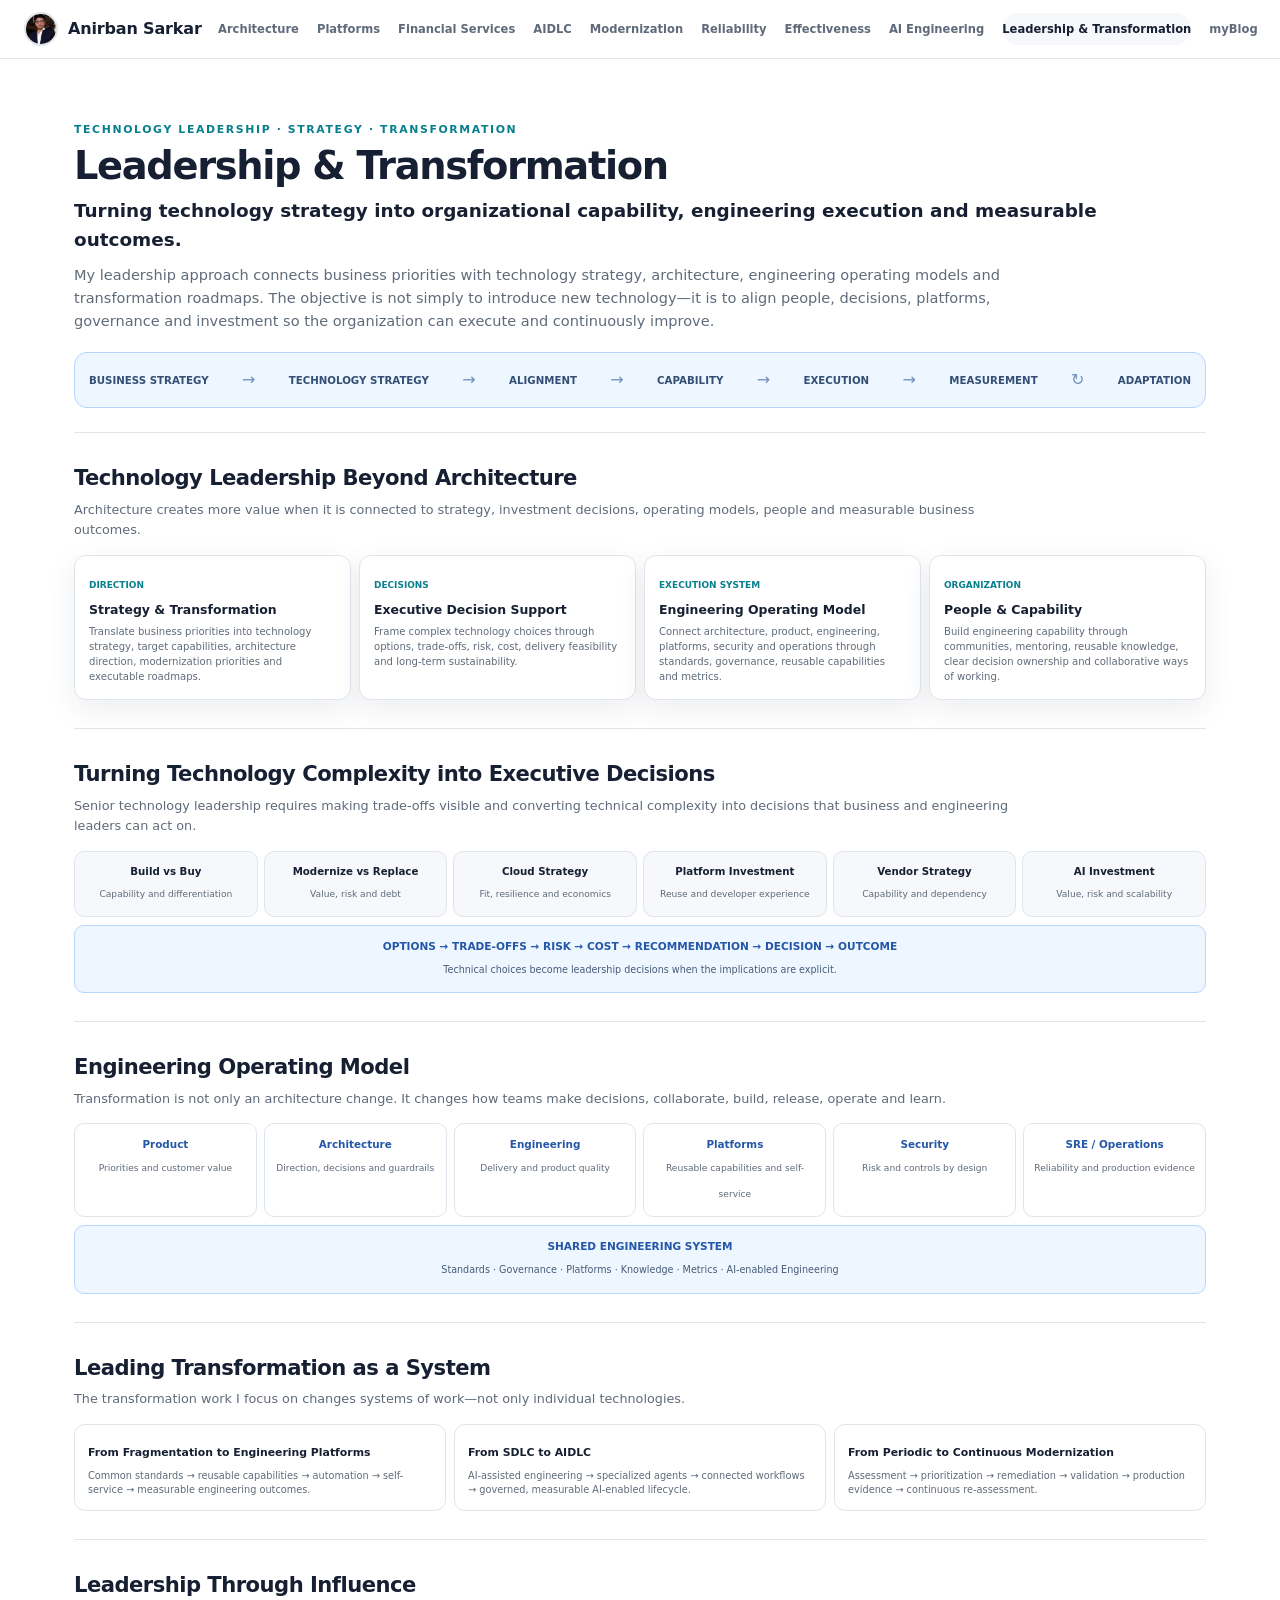
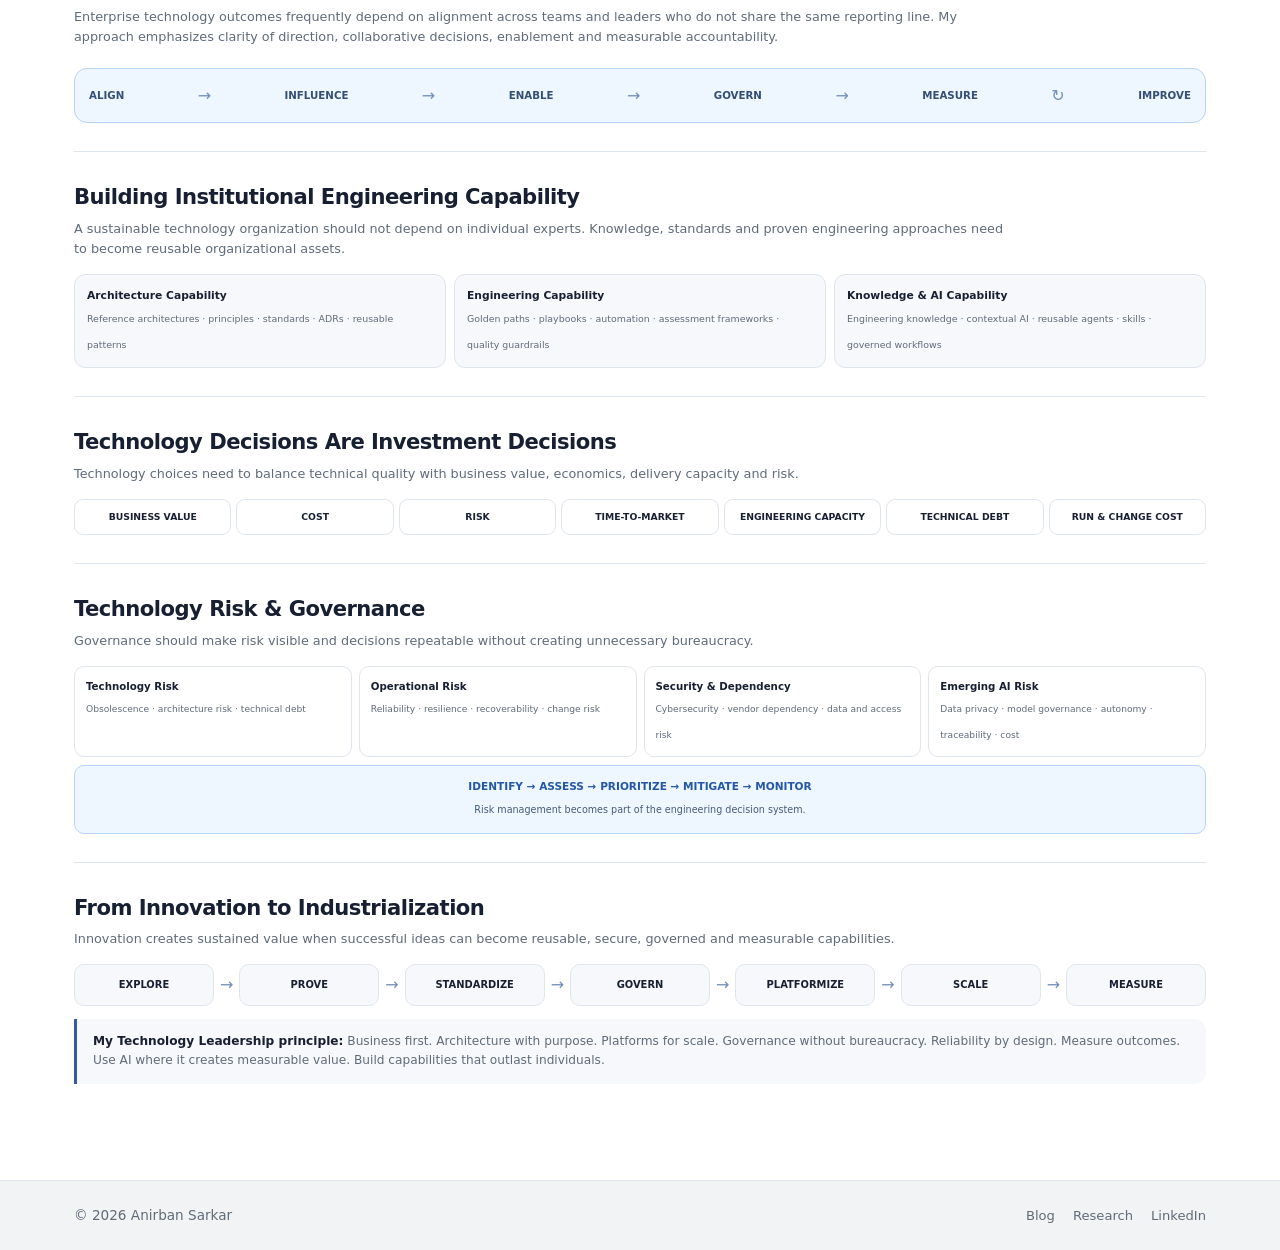
<file: leadership-transformation.html>
<!DOCTYPE html><html lang="en"><head>
<!-- Google tag (gtag.js) -->
<script async src="https://www.googletagmanager.com/gtag/js?id=G-5BN1G2YJGX"></script>
<script>
  window.dataLayer = window.dataLayer || [];
  function gtag(){dataLayer.push(arguments);}
  gtag('js', new Date());
  gtag('config', 'G-5BN1G2YJGX');
</script>
<meta charset="utf-8"><meta name="viewport" content="width=device-width,initial-scale=1">
<title>Leadership & Transformation | Anirban Sarkar</title><meta name="description" content="Technology leadership, transformation, executive decision support, engineering operating models and organizational capability.">
<link rel="icon" type="image/png" href="anirban.jpg"><link rel="stylesheet" href="theme.css">
<style>
.lt{max-width:1180px;margin:auto;padding:30px 24px 68px}.nav-links a{font-size:.72rem;padding:7px 7px}.hero{padding:32px 0 24px}.eyebrow{font-size:.68rem;text-transform:uppercase;letter-spacing:.15em;color:var(--accent-2);font-weight:800}.hero h1{font-size:clamp(1.55rem,3vw,2.45rem);line-height:1.1;letter-spacing:-.035em;margin:7px 0 8px}.hero h2{font-size:clamp(.9rem,1.45vw,1.15rem);font-weight:650;margin:0 0 8px}.lead{max-width:960px;color:var(--text-muted);font-size:.91rem;margin:0}.flow{margin-top:20px;display:flex;align-items:center;justify-content:space-between;gap:5px;padding:14px;border:1px solid #b8d5fb;background:#eef6ff;border-radius:13px}.flow span{font-size:.64rem;font-weight:800;color:#334f75;text-align:center}.flow i{font-style:normal;color:#7191bb}.section{padding:28px 0;border-top:1px solid var(--border)}.section h2{font-size:1.32rem;margin:0 0 5px;letter-spacing:-.025em}.intro{max-width:940px;color:var(--text-muted);font-size:.8rem;margin:0 0 14px}.cards{display:grid;grid-template-columns:repeat(4,1fr);gap:8px}.card{border:1px solid var(--border);border-radius:12px;padding:14px;background:#fff}.card small{font-size:.56rem;text-transform:uppercase;color:var(--accent-2);font-weight:800}.card h3{font-size:.78rem;margin:5px 0}.card p{font-size:.63rem;line-height:1.48;color:var(--text-muted);margin:0}.decision{display:grid;grid-template-columns:repeat(6,1fr);gap:6px}.decision div{padding:11px 7px;border:1px solid var(--border);border-radius:10px;background:var(--surface-2);text-align:center}.decision b{display:block;font-size:.64rem}.decision span{font-size:.57rem;color:var(--text-muted)}.model{display:grid;grid-template-columns:repeat(6,1fr);gap:7px}.model div{padding:12px 7px;border:1px solid var(--border);border-radius:10px;text-align:center;background:#fff}.model b{display:block;font-size:.65rem;color:#2457a7}.model span{font-size:.57rem;line-height:1.4;color:var(--text-muted)}.shared{margin-top:8px;padding:12px;text-align:center;border:1px solid #b8d5fb;background:#eef6ff;border-radius:10px}.shared b{display:block;font-size:.66rem;color:#2457a7}.shared span{font-size:.6rem;color:#465b78}.transform{display:grid;grid-template-columns:repeat(3,1fr);gap:8px}.tcard{padding:13px;border:1px solid var(--border);border-radius:11px;background:#fff}.tcard b{font-size:.68rem}.tcard p{font-size:.61rem;line-height:1.45;color:var(--text-muted);margin:5px 0 0}.capability{display:grid;grid-template-columns:repeat(3,1fr);gap:8px}.cap{padding:12px;border:1px solid var(--border);border-radius:11px;background:var(--surface-2)}.cap b{display:block;font-size:.67rem}.cap span{font-size:.59rem;color:var(--text-muted);line-height:1.4}.economics{display:grid;grid-template-columns:repeat(7,1fr);gap:5px}.economics div{padding:10px 5px;border:1px solid var(--border);border-radius:9px;text-align:center;font-size:.58rem;font-weight:700}.risk{display:grid;grid-template-columns:repeat(4,1fr);gap:7px}.risk div{padding:11px;border:1px solid var(--border);border-radius:10px;background:#fff}.risk b{display:block;font-size:.64rem}.risk span{font-size:.57rem;color:var(--text-muted)}.industrial{display:flex;align-items:center;gap:6px}.industrial div{flex:1;padding:12px 6px;border:1px solid var(--border);border-radius:10px;text-align:center;background:var(--surface-2);font-size:.62rem;font-weight:750}.industrial i{font-style:normal;color:#7191bb}.quote{margin-top:13px;padding:13px 16px;border-left:3px solid var(--accent);background:#f6f8fb;border-radius:0 12px 12px 0;font-size:.76rem;color:var(--text-muted)}.quote strong{color:var(--text)}
@media(max-width:900px){.cards{grid-template-columns:repeat(2,1fr)}.decision,.model,.economics{grid-template-columns:repeat(3,1fr)}.transform,.capability,.risk{grid-template-columns:repeat(2,1fr)}.flow,.industrial{flex-wrap:wrap}.flow i,.industrial i{display:none}}
@media(max-width:560px){.cards,.decision,.model,.transform,.capability,.economics,.risk{grid-template-columns:1fr}.industrial{display:grid;grid-template-columns:1fr}}
/* centered unified header */
.site-nav .nav-inner{width:min(1540px,calc(100% - 48px));max-width:1540px;margin:0 auto;padding:12px 0;display:flex;align-items:center;justify-content:center;gap:36px}.site-nav .brand{flex:0 0 auto}.site-nav .nav-links{display:flex;align-items:center;justify-content:center;gap:22px;flex-wrap:nowrap}.site-nav .nav-links a{padding:7px 0;white-space:nowrap}
/* final unified header spacing */
.site-nav .nav-inner{width:min(1540px,calc(100% - 48px));max-width:1540px;margin:0 auto;padding:12px 0;display:flex;align-items:center;justify-content:center;gap:18px}.site-nav .brand{flex:0 0 auto}.site-nav .nav-links{display:flex;align-items:center;justify-content:center;gap:18px;flex-wrap:nowrap}.site-nav .nav-links a{padding:7px 0;white-space:nowrap}
</style></head><body>
<header class="site-nav"><div class="nav-inner"><a class="brand" href="index.html"><img src="anirban.jpg" alt="" class="brand-avatar"><span>Anirban Sarkar</span></a><nav class="nav-links"><a href="architecture.html">Architecture</a><a href="platform-engineering.html">Platforms</a><a href="financial-services.html">Financial Services</a><a href="aidlc.html">AIDLC</a><a href="modernization.html">Modernization</a><a href="reliability.html">Reliability</a><a href="engineering-effectiveness.html">Effectiveness</a><a href="ai-engineering.html">AI Engineering</a><a class="active" href="leadership-transformation.html">Leadership &amp; Transformation</a><a href="blog.html">myBlog</a></nav></div></header>
<main class="lt">
<section class="hero"><div class="eyebrow">Technology Leadership · Strategy · Transformation</div><h1>Leadership &amp; Transformation</h1><h2>Turning technology strategy into organizational capability, engineering execution and measurable outcomes.</h2><p class="lead">My leadership approach connects business priorities with technology strategy, architecture, engineering operating models and transformation roadmaps. The objective is not simply to introduce new technology—it is to align people, decisions, platforms, governance and investment so the organization can execute and continuously improve.</p><div class="flow"><span>BUSINESS STRATEGY</span><i>→</i><span>TECHNOLOGY STRATEGY</span><i>→</i><span>ALIGNMENT</span><i>→</i><span>CAPABILITY</span><i>→</i><span>EXECUTION</span><i>→</i><span>MEASUREMENT</span><i>↻</i><span>ADAPTATION</span></div></section>

<section class="section"><h2>Technology Leadership Beyond Architecture</h2><p class="intro">Architecture creates more value when it is connected to strategy, investment decisions, operating models, people and measurable business outcomes.</p><div class="cards">
<div class="card"><small>Direction</small><h3>Strategy &amp; Transformation</h3><p>Translate business priorities into technology strategy, target capabilities, architecture direction, modernization priorities and executable roadmaps.</p></div>
<div class="card"><small>Decisions</small><h3>Executive Decision Support</h3><p>Frame complex technology choices through options, trade-offs, risk, cost, delivery feasibility and long-term sustainability.</p></div>
<div class="card"><small>Execution System</small><h3>Engineering Operating Model</h3><p>Connect architecture, product, engineering, platforms, security and operations through standards, governance, reusable capabilities and metrics.</p></div>
<div class="card"><small>Organization</small><h3>People &amp; Capability</h3><p>Build engineering capability through communities, mentoring, reusable knowledge, clear decision ownership and collaborative ways of working.</p></div>
</div></section>

<section class="section"><h2>Turning Technology Complexity into Executive Decisions</h2><p class="intro">Senior technology leadership requires making trade-offs visible and converting technical complexity into decisions that business and engineering leaders can act on.</p><div class="decision">
<div><b>Build vs Buy</b><span>Capability and differentiation</span></div><div><b>Modernize vs Replace</b><span>Value, risk and debt</span></div><div><b>Cloud Strategy</b><span>Fit, resilience and economics</span></div><div><b>Platform Investment</b><span>Reuse and developer experience</span></div><div><b>Vendor Strategy</b><span>Capability and dependency</span></div><div><b>AI Investment</b><span>Value, risk and scalability</span></div>
</div><div class="shared"><b>OPTIONS → TRADE-OFFS → RISK → COST → RECOMMENDATION → DECISION → OUTCOME</b><span>Technical choices become leadership decisions when the implications are explicit.</span></div></section>

<section class="section"><h2>Engineering Operating Model</h2><p class="intro">Transformation is not only an architecture change. It changes how teams make decisions, collaborate, build, release, operate and learn.</p><div class="model">
<div><b>Product</b><span>Priorities and customer value</span></div><div><b>Architecture</b><span>Direction, decisions and guardrails</span></div><div><b>Engineering</b><span>Delivery and product quality</span></div><div><b>Platforms</b><span>Reusable capabilities and self-service</span></div><div><b>Security</b><span>Risk and controls by design</span></div><div><b>SRE / Operations</b><span>Reliability and production evidence</span></div>
</div><div class="shared"><b>SHARED ENGINEERING SYSTEM</b><span>Standards · Governance · Platforms · Knowledge · Metrics · AI-enabled Engineering</span></div></section>

<section class="section"><h2>Leading Transformation as a System</h2><p class="intro">The transformation work I focus on changes systems of work—not only individual technologies.</p><div class="transform">
<div class="tcard"><b>From Fragmentation to Engineering Platforms</b><p>Common standards → reusable capabilities → automation → self-service → measurable engineering outcomes.</p></div>
<div class="tcard"><b>From SDLC to AIDLC</b><p>AI-assisted engineering → specialized agents → connected workflows → governed, measurable AI-enabled lifecycle.</p></div>
<div class="tcard"><b>From Periodic to Continuous Modernization</b><p>Assessment → prioritization → remediation → validation → production evidence → continuous re-assessment.</p></div>
</div></section>

<section class="section"><h2>Leadership Through Influence</h2><p class="intro">Enterprise technology outcomes frequently depend on alignment across teams and leaders who do not share the same reporting line. My approach emphasizes clarity of direction, collaborative decisions, enablement and measurable accountability.</p><div class="flow"><span>ALIGN</span><i>→</i><span>INFLUENCE</span><i>→</i><span>ENABLE</span><i>→</i><span>GOVERN</span><i>→</i><span>MEASURE</span><i>↻</i><span>IMPROVE</span></div></section>

<section class="section"><h2>Building Institutional Engineering Capability</h2><p class="intro">A sustainable technology organization should not depend on individual experts. Knowledge, standards and proven engineering approaches need to become reusable organizational assets.</p><div class="capability">
<div class="cap"><b>Architecture Capability</b><span>Reference architectures · principles · standards · ADRs · reusable patterns</span></div>
<div class="cap"><b>Engineering Capability</b><span>Golden paths · playbooks · automation · assessment frameworks · quality guardrails</span></div>
<div class="cap"><b>Knowledge &amp; AI Capability</b><span>Engineering knowledge · contextual AI · reusable agents · skills · governed workflows</span></div>
</div></section>

<section class="section"><h2>Technology Decisions Are Investment Decisions</h2><p class="intro">Technology choices need to balance technical quality with business value, economics, delivery capacity and risk.</p><div class="economics"><div>BUSINESS VALUE</div><div>COST</div><div>RISK</div><div>TIME-TO-MARKET</div><div>ENGINEERING CAPACITY</div><div>TECHNICAL DEBT</div><div>RUN &amp; CHANGE COST</div></div></section>

<section class="section"><h2>Technology Risk &amp; Governance</h2><p class="intro">Governance should make risk visible and decisions repeatable without creating unnecessary bureaucracy.</p><div class="risk">
<div><b>Technology Risk</b><span>Obsolescence · architecture risk · technical debt</span></div><div><b>Operational Risk</b><span>Reliability · resilience · recoverability · change risk</span></div><div><b>Security &amp; Dependency</b><span>Cybersecurity · vendor dependency · data and access risk</span></div><div><b>Emerging AI Risk</b><span>Data privacy · model governance · autonomy · traceability · cost</span></div>
</div><div class="shared"><b>IDENTIFY → ASSESS → PRIORITIZE → MITIGATE → MONITOR</b><span>Risk management becomes part of the engineering decision system.</span></div></section>

<section class="section"><h2>From Innovation to Industrialization</h2><p class="intro">Innovation creates sustained value when successful ideas can become reusable, secure, governed and measurable capabilities.</p><div class="industrial"><div>EXPLORE</div><i>→</i><div>PROVE</div><i>→</i><div>STANDARDIZE</div><i>→</i><div>GOVERN</div><i>→</i><div>PLATFORMIZE</div><i>→</i><div>SCALE</div><i>→</i><div>MEASURE</div></div>
<div class="quote"><strong>My Technology Leadership principle:</strong> Business first. Architecture with purpose. Platforms for scale. Governance without bureaucracy. Reliability by design. Measure outcomes. Use AI where it creates measurable value. Build capabilities that outlast individuals.</div></section>
</main><footer class="site-footer"><span>&copy; <span id="year"></span> Anirban Sarkar</span><span class="footer-links"><a href="blog.html">Blog</a><a href="research.html">Research</a><a href="https://www.linkedin.com/in/anirban-sarkar-12765b135/" target="_blank" rel="noopener">LinkedIn</a></span></footer><script>document.getElementById('year').textContent=new Date().getFullYear()</script></body></html>
</file>
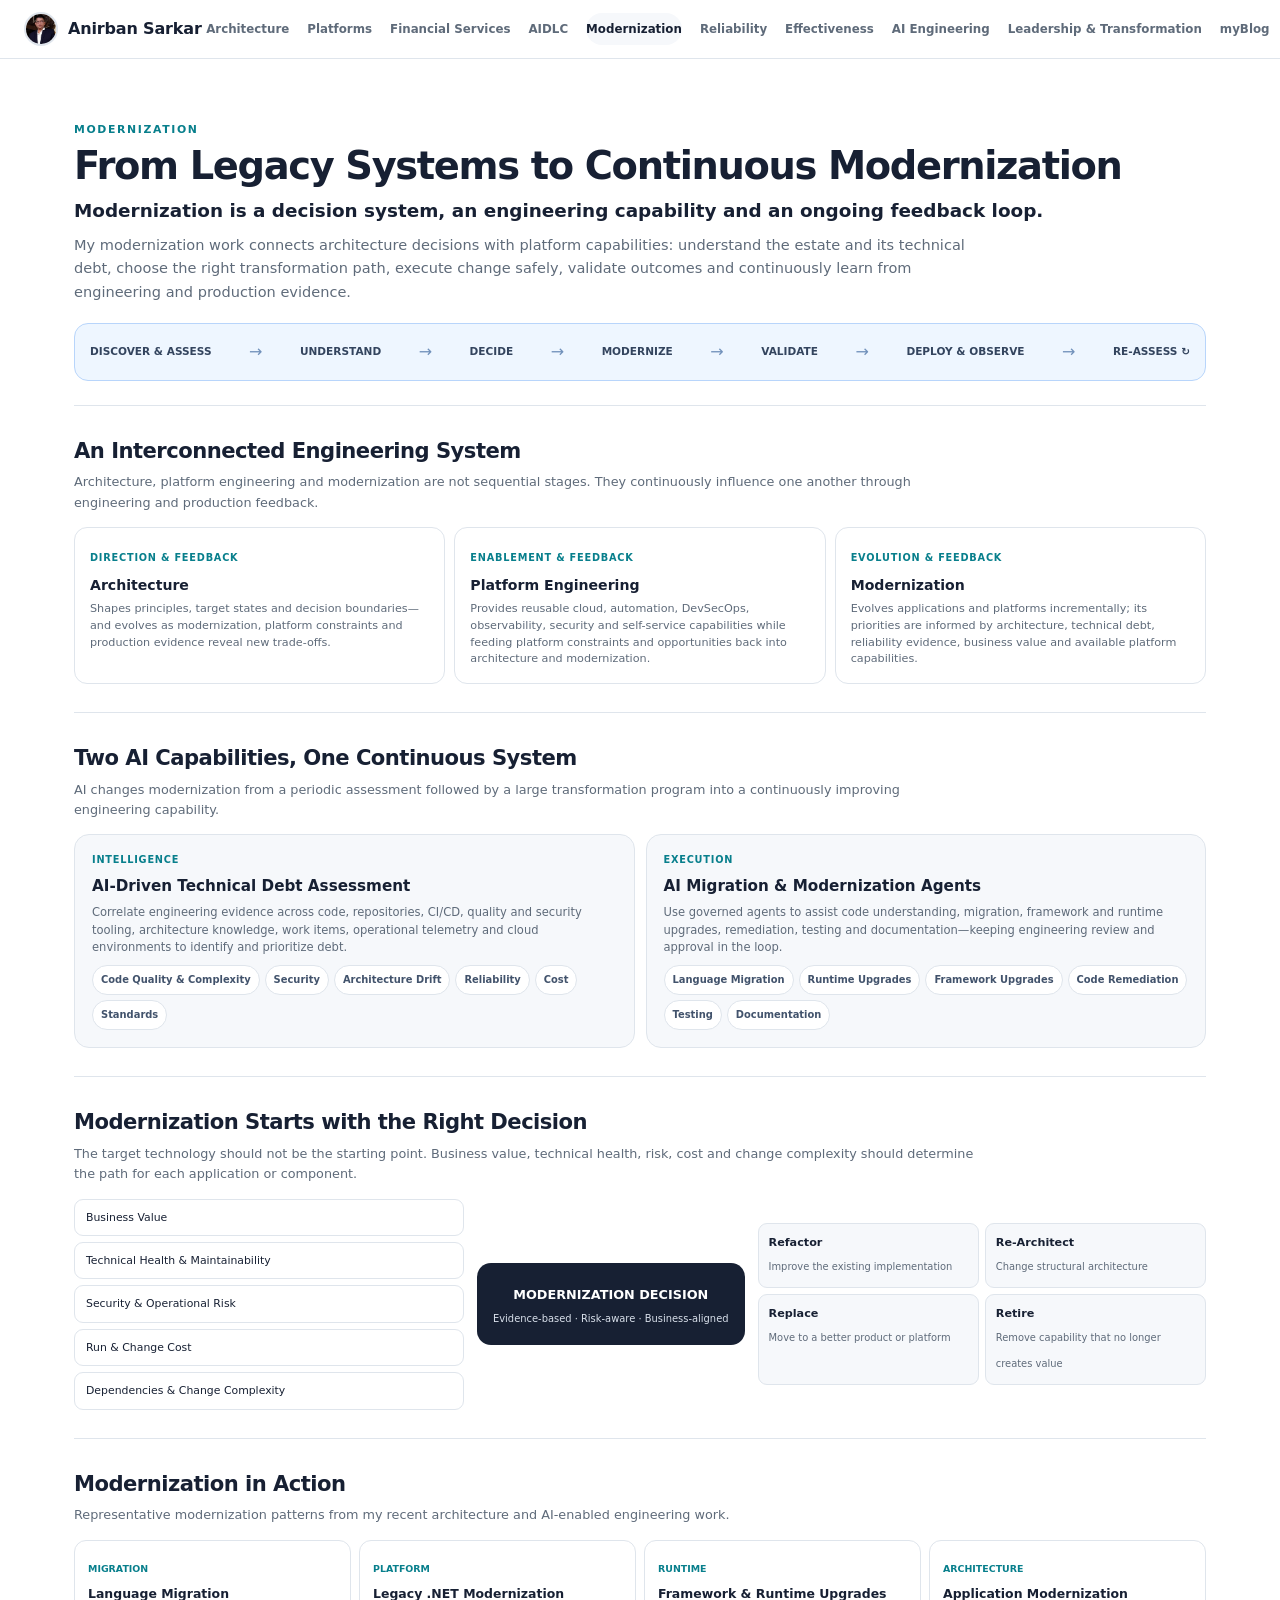
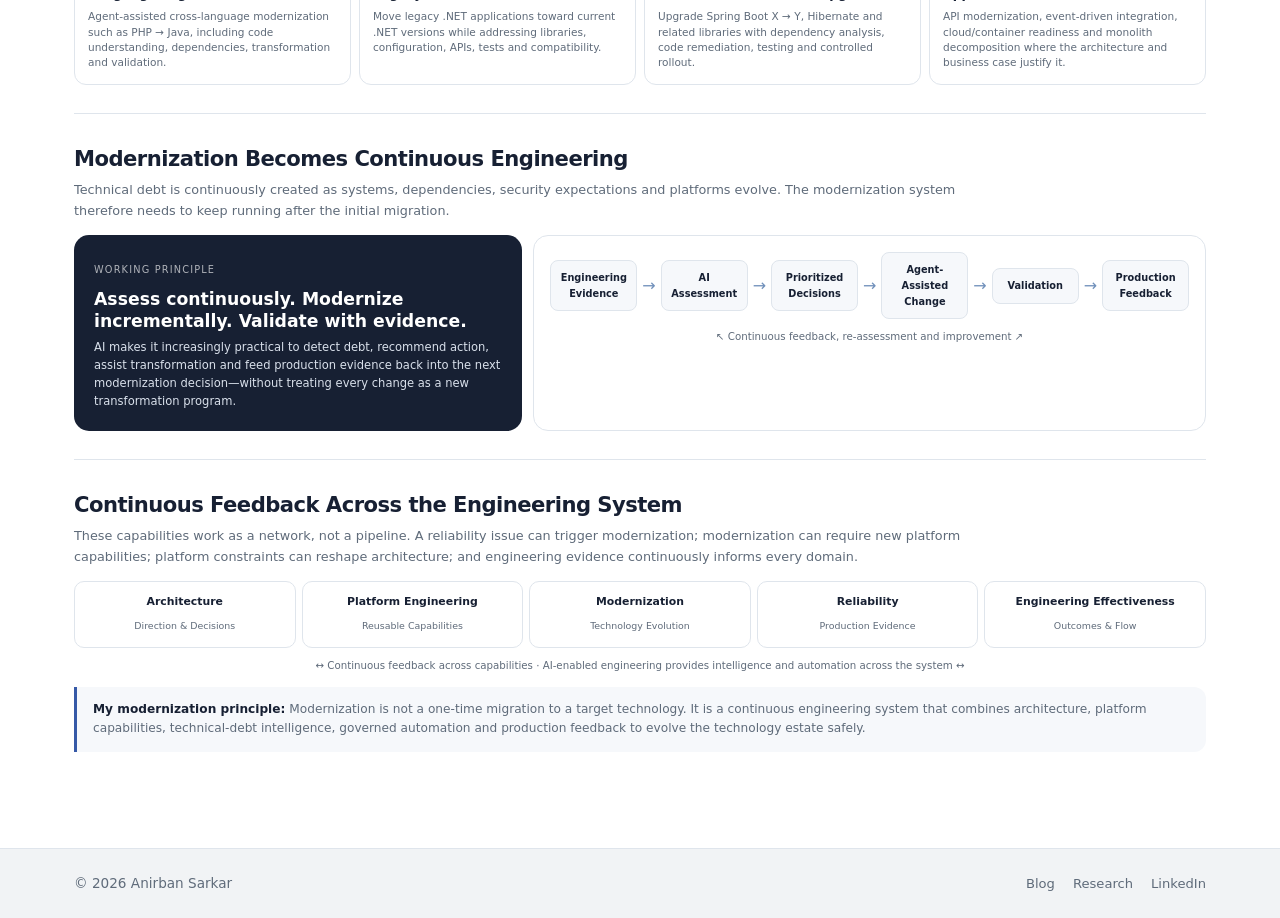
<file: modernization.html>
<!DOCTYPE html><html lang="en"><head>
<!-- Google tag (gtag.js) -->
<script async src="https://www.googletagmanager.com/gtag/js?id=G-5BN1G2YJGX"></script>
<script>
  window.dataLayer = window.dataLayer || [];
  function gtag(){dataLayer.push(arguments);}
  gtag('js', new Date());
  gtag('config', 'G-5BN1G2YJGX');
</script>
<meta charset="utf-8"><meta name="viewport" content="width=device-width,initial-scale=1">
<title>Modernization | Anirban Sarkar</title><meta name="description" content="Anirban Sarkar's modernization experience across technical debt intelligence, application modernization, migration agents, runtime upgrades, cloud and AI-enabled continuous engineering.">
<link rel="icon" type="image/png" href="anirban.jpg"><link rel="stylesheet" href="theme.css">
<style>
.mod{max-width:1180px;margin:auto;padding:30px 24px 68px}.nav-links a{font-size:.78rem;padding:7px 9px}.hero{padding:32px 0 24px}.eyebrow{font-size:.68rem;text-transform:uppercase;letter-spacing:.15em;color:var(--accent-2);font-weight:800}.hero h1{font-size:clamp(1.55rem,3vw,2.45rem);line-height:1.1;letter-spacing:-.035em;margin:7px 0 8px}.hero h2{font-size:clamp(.9rem,1.45vw,1.15rem);font-weight:650;margin:0 0 8px}.lead{max-width:920px;color:var(--text-muted);font-size:.91rem;margin:0}.flow{margin-top:20px;display:flex;align-items:center;justify-content:space-between;gap:5px;padding:15px;border:1px solid #b8d5fb;background:#eef6ff;border-radius:14px}.flow span{font-size:.66rem;font-weight:800;color:#33445e;text-align:center}.flow i{font-style:normal;color:#7191bb}.section{padding:28px 0;border-top:1px solid var(--border)}.section h2{font-size:1.32rem;margin:0 0 5px;letter-spacing:-.025em}.intro{max-width:900px;color:var(--text-muted);font-size:.8rem;margin:0 0 14px}.bridge{display:grid;grid-template-columns:repeat(3,1fr);gap:9px}.bridge-card{border:1px solid var(--border);border-radius:13px;padding:15px;background:#fff}.bridge-card small{font-size:.61rem;color:var(--accent-2);font-weight:800;text-transform:uppercase;letter-spacing:.08em}.bridge-card h3{font-size:.88rem;margin:5px 0}.bridge-card p{font-size:.7rem;line-height:1.48;color:var(--text-muted);margin:0}.system{display:grid;grid-template-columns:1fr 1fr;gap:11px}.system-card{border:1px solid var(--border);border-radius:15px;padding:17px;background:var(--surface-2)}.system-card .tag{font-size:.61rem;color:var(--accent-2);font-weight:800;letter-spacing:.08em;text-transform:uppercase}.system-card h3{font-size:.95rem;margin:6px 0}.system-card p{font-size:.72rem;line-height:1.5;color:var(--text-muted);margin:0 0 9px}.chips{display:flex;flex-wrap:wrap;gap:5px}.chips span{font-size:.62rem;font-weight:700;padding:6px 8px;border-radius:999px;background:#fff;border:1px solid var(--border);color:#42536c}.decision{display:grid;grid-template-columns:1fr auto 1.15fr;gap:13px;align-items:center}.inputs{display:grid;gap:6px}.input{padding:9px 11px;border:1px solid var(--border);border-radius:9px;background:#fff;font-size:.68rem}.center{padding:18px 16px;background:#172033;color:#fff;border-radius:14px;text-align:center;min-width:150px}.center b{font-size:.8rem}.center span{display:block;font-size:.62rem;color:#d9e0eb;margin-top:4px}.routes{display:grid;grid-template-columns:repeat(2,1fr);gap:6px}.route{padding:10px;border:1px solid var(--border);border-radius:9px;background:var(--surface-2)}.route b{display:block;font-size:.7rem}.route span{font-size:.62rem;color:var(--text-muted)}.action{display:grid;grid-template-columns:repeat(4,1fr);gap:8px}.act{border:1px solid var(--border);border-radius:12px;padding:13px;background:#fff}.act small{font-size:.59rem;color:var(--accent-2);font-weight:800;text-transform:uppercase}.act h3{font-size:.78rem;margin:5px 0}.act p{font-size:.66rem;line-height:1.45;color:var(--text-muted);margin:0}.continuous{display:grid;grid-template-columns:.8fr 1.2fr;gap:11px}.principle{border-radius:15px;padding:20px;background:#172033;color:#fff}.principle small{font-size:.61rem;letter-spacing:.12em;text-transform:uppercase;opacity:.65}.principle h3{font-size:1.08rem;line-height:1.28;margin:7px 0}.principle p{font-size:.72rem;line-height:1.55;color:#d9e0eb;margin:0}.loop{border:1px solid var(--border);border-radius:15px;padding:16px;background:#fff}.loop-row{display:flex;align-items:center;gap:5px}.loop-row span{flex:1;text-align:center;padding:9px 4px;border-radius:8px;background:var(--surface-2);border:1px solid var(--border);font-size:.61rem;font-weight:750}.loop-row i{font-style:normal;color:#7191bb}.loop-note{text-align:center;font-size:.64rem;color:var(--text-muted);margin-top:9px}.connected{display:flex;align-items:center;gap:6px}.connected div{flex:1;text-align:center;padding:11px 5px;border:1px solid var(--border);border-radius:10px;background:#fff}.connected b{display:block;font-size:.68rem}.connected span{font-size:.59rem;color:var(--text-muted)}.connected i{font-style:normal;color:#7191bb}.quote{margin-top:13px;padding:13px 16px;border-left:3px solid var(--accent);background:#f6f8fb;border-radius:0 12px 12px 0;font-size:.76rem;color:var(--text-muted)}.quote strong{color:var(--text)}
@media(max-width:850px){.bridge{grid-template-columns:1fr}.system{grid-template-columns:1fr}.decision{grid-template-columns:1fr}.action{grid-template-columns:repeat(2,1fr)}.continuous{grid-template-columns:1fr}.flow,.connected,.loop-row{flex-wrap:wrap}.flow i,.connected i,.loop-row i{display:none}}
@media(max-width:540px){.action,.routes{grid-template-columns:1fr}.connected div,.loop-row span{flex-basis:40%}}
/* unified site header */
.site-nav .nav-inner{max-width:1560px;gap:20px}.site-nav .brand{flex-shrink:0;text-decoration:none;color:inherit}.site-nav .nav-links{gap:2px;flex-wrap:nowrap}.site-nav .nav-links a{font-size:.74rem;padding:7px 7px;white-space:nowrap}
/* centered unified header */
.site-nav .nav-inner{width:min(1540px,calc(100% - 48px));max-width:1540px;margin:0 auto;padding:12px 0;display:flex;align-items:center;justify-content:center;gap:36px}.site-nav .brand{flex:0 0 auto}.site-nav .nav-links{display:flex;align-items:center;justify-content:center;gap:22px;flex-wrap:nowrap}.site-nav .nav-links a{padding:7px 0;white-space:nowrap}
/* final unified header spacing */
.site-nav .nav-inner{width:min(1540px,calc(100% - 48px));max-width:1540px;margin:0 auto;padding:12px 0;display:flex;align-items:center;justify-content:center;gap:18px}.site-nav .brand{flex:0 0 auto}.site-nav .nav-links{display:flex;align-items:center;justify-content:center;gap:18px;flex-wrap:nowrap}.site-nav .nav-links a{padding:7px 0;white-space:nowrap}
</style></head><body>
<header class="site-nav"><div class="nav-inner"><a class="brand" href="index.html"><img src="anirban.jpg" alt="" class="brand-avatar"><span>Anirban Sarkar</span></a><nav class="nav-links"><a href="architecture.html">Architecture</a><a href="platform-engineering.html">Platforms</a><a href="financial-services.html">Financial Services</a><a href="aidlc.html">AIDLC</a><a class="active" href="modernization.html">Modernization</a><a href="reliability.html">Reliability</a><a href="engineering-effectiveness.html">Effectiveness</a><a href="ai-engineering.html">AI Engineering</a><a href="leadership-transformation.html">Leadership &amp; Transformation</a><a href="blog.html">myBlog</a></nav></div></header>
<main class="mod">
<section class="hero"><div class="eyebrow">Modernization</div><h1>From Legacy Systems to Continuous Modernization</h1><h2>Modernization is a decision system, an engineering capability and an ongoing feedback loop.</h2><p class="lead">My modernization work connects architecture decisions with platform capabilities: understand the estate and its technical debt, choose the right transformation path, execute change safely, validate outcomes and continuously learn from engineering and production evidence.</p>
<div class="flow"><span>DISCOVER &amp; ASSESS</span><i>→</i><span>UNDERSTAND</span><i>→</i><span>DECIDE</span><i>→</i><span>MODERNIZE</span><i>→</i><span>VALIDATE</span><i>→</i><span>DEPLOY &amp; OBSERVE</span><i>→</i><span>RE-ASSESS ↻</span></div></section>

<section class="section"><h2>An Interconnected Engineering System</h2><p class="intro">Architecture, platform engineering and modernization are not sequential stages. They continuously influence one another through engineering and production feedback.</p><div class="bridge">
<div class="bridge-card"><small>Direction &amp; Feedback</small><h3>Architecture</h3><p>Shapes principles, target states and decision boundaries—and evolves as modernization, platform constraints and production evidence reveal new trade-offs.</p></div>
<div class="bridge-card"><small>Enablement &amp; Feedback</small><h3>Platform Engineering</h3><p>Provides reusable cloud, automation, DevSecOps, observability, security and self-service capabilities while feeding platform constraints and opportunities back into architecture and modernization.</p></div>
<div class="bridge-card"><small>Evolution &amp; Feedback</small><h3>Modernization</h3><p>Evolves applications and platforms incrementally; its priorities are informed by architecture, technical debt, reliability evidence, business value and available platform capabilities.</p></div>
</div></section>

<section class="section"><h2>Two AI Capabilities, One Continuous System</h2><p class="intro">AI changes modernization from a periodic assessment followed by a large transformation program into a continuously improving engineering capability.</p>
<div class="system">
<div class="system-card"><div class="tag">Intelligence</div><h3>AI-Driven Technical Debt Assessment</h3><p>Correlate engineering evidence across code, repositories, CI/CD, quality and security tooling, architecture knowledge, work items, operational telemetry and cloud environments to identify and prioritize debt.</p><div class="chips"><span>Code Quality &amp; Complexity</span><span>Security</span><span>Architecture Drift</span><span>Reliability</span><span>Cost</span><span>Standards</span></div></div>
<div class="system-card"><div class="tag">Execution</div><h3>AI Migration &amp; Modernization Agents</h3><p>Use governed agents to assist code understanding, migration, framework and runtime upgrades, remediation, testing and documentation—keeping engineering review and approval in the loop.</p><div class="chips"><span>Language Migration</span><span>Runtime Upgrades</span><span>Framework Upgrades</span><span>Code Remediation</span><span>Testing</span><span>Documentation</span></div></div>
</div></section>

<section class="section"><h2>Modernization Starts with the Right Decision</h2><p class="intro">The target technology should not be the starting point. Business value, technical health, risk, cost and change complexity should determine the path for each application or component.</p>
<div class="decision"><div class="inputs"><div class="input">Business Value</div><div class="input">Technical Health &amp; Maintainability</div><div class="input">Security &amp; Operational Risk</div><div class="input">Run &amp; Change Cost</div><div class="input">Dependencies &amp; Change Complexity</div></div>
<div class="center"><b>MODERNIZATION DECISION</b><span>Evidence-based · Risk-aware · Business-aligned</span></div>
<div class="routes"><div class="route"><b>Refactor</b><span>Improve the existing implementation</span></div><div class="route"><b>Re-Architect</b><span>Change structural architecture</span></div><div class="route"><b>Replace</b><span>Move to a better product or platform</span></div><div class="route"><b>Retire</b><span>Remove capability that no longer creates value</span></div></div></div></section>

<section class="section"><h2>Modernization in Action</h2><p class="intro">Representative modernization patterns from my recent architecture and AI-enabled engineering work.</p>
<div class="action">
<div class="act"><small>Migration</small><h3>Language Migration</h3><p>Agent-assisted cross-language modernization such as PHP → Java, including code understanding, dependencies, transformation and validation.</p></div>
<div class="act"><small>Platform</small><h3>Legacy .NET Modernization</h3><p>Move legacy .NET applications toward current .NET versions while addressing libraries, configuration, APIs, tests and compatibility.</p></div>
<div class="act"><small>Runtime</small><h3>Framework &amp; Runtime Upgrades</h3><p>Upgrade Spring Boot X → Y, Hibernate and related libraries with dependency analysis, code remediation, testing and controlled rollout.</p></div>
<div class="act"><small>Architecture</small><h3>Application Modernization</h3><p>API modernization, event-driven integration, cloud/container readiness and monolith decomposition where the architecture and business case justify it.</p></div>
</div></section>

<section class="section"><h2>Modernization Becomes Continuous Engineering</h2><p class="intro">Technical debt is continuously created as systems, dependencies, security expectations and platforms evolve. The modernization system therefore needs to keep running after the initial migration.</p>
<div class="continuous"><div class="principle"><small>Working principle</small><h3>Assess continuously. Modernize incrementally. Validate with evidence.</h3><p>AI makes it increasingly practical to detect debt, recommend action, assist transformation and feed production evidence back into the next modernization decision—without treating every change as a new transformation program.</p></div>
<div class="loop"><div class="loop-row"><span>Engineering Evidence</span><i>→</i><span>AI Assessment</span><i>→</i><span>Prioritized Decisions</span><i>→</i><span>Agent-Assisted Change</span><i>→</i><span>Validation</span><i>→</i><span>Production Feedback</span></div><div class="loop-note">↖ Continuous feedback, re-assessment and improvement ↗</div></div></div></section>

<section class="section"><h2>Continuous Feedback Across the Engineering System</h2><p class="intro">These capabilities work as a network, not a pipeline. A reliability issue can trigger modernization; modernization can require new platform capabilities; platform constraints can reshape architecture; and engineering evidence continuously informs every domain.</p><div class="connected"><div><b>Architecture</b><span>Direction &amp; Decisions</span></div><div><b>Platform Engineering</b><span>Reusable Capabilities</span></div><div><b>Modernization</b><span>Technology Evolution</span></div><div><b>Reliability</b><span>Production Evidence</span></div><div><b>Engineering Effectiveness</b><span>Outcomes &amp; Flow</span></div></div><div class="loop-note">↔ Continuous feedback across capabilities · AI-enabled engineering provides intelligence and automation across the system ↔</div>
<div class="quote"><strong>My modernization principle:</strong> Modernization is not a one-time migration to a target technology. It is a continuous engineering system that combines architecture, platform capabilities, technical-debt intelligence, governed automation and production feedback to evolve the technology estate safely.</div></section>
</main><footer class="site-footer"><span>&copy; <span id="year"></span> Anirban Sarkar</span><span class="footer-links"><a href="blog.html">Blog</a><a href="research.html">Research</a><a href="https://www.linkedin.com/in/anirban-sarkar-12765b135/" target="_blank" rel="noopener">LinkedIn</a></span></footer><script>document.getElementById('year').textContent=new Date().getFullYear()</script></body></html>
</file>
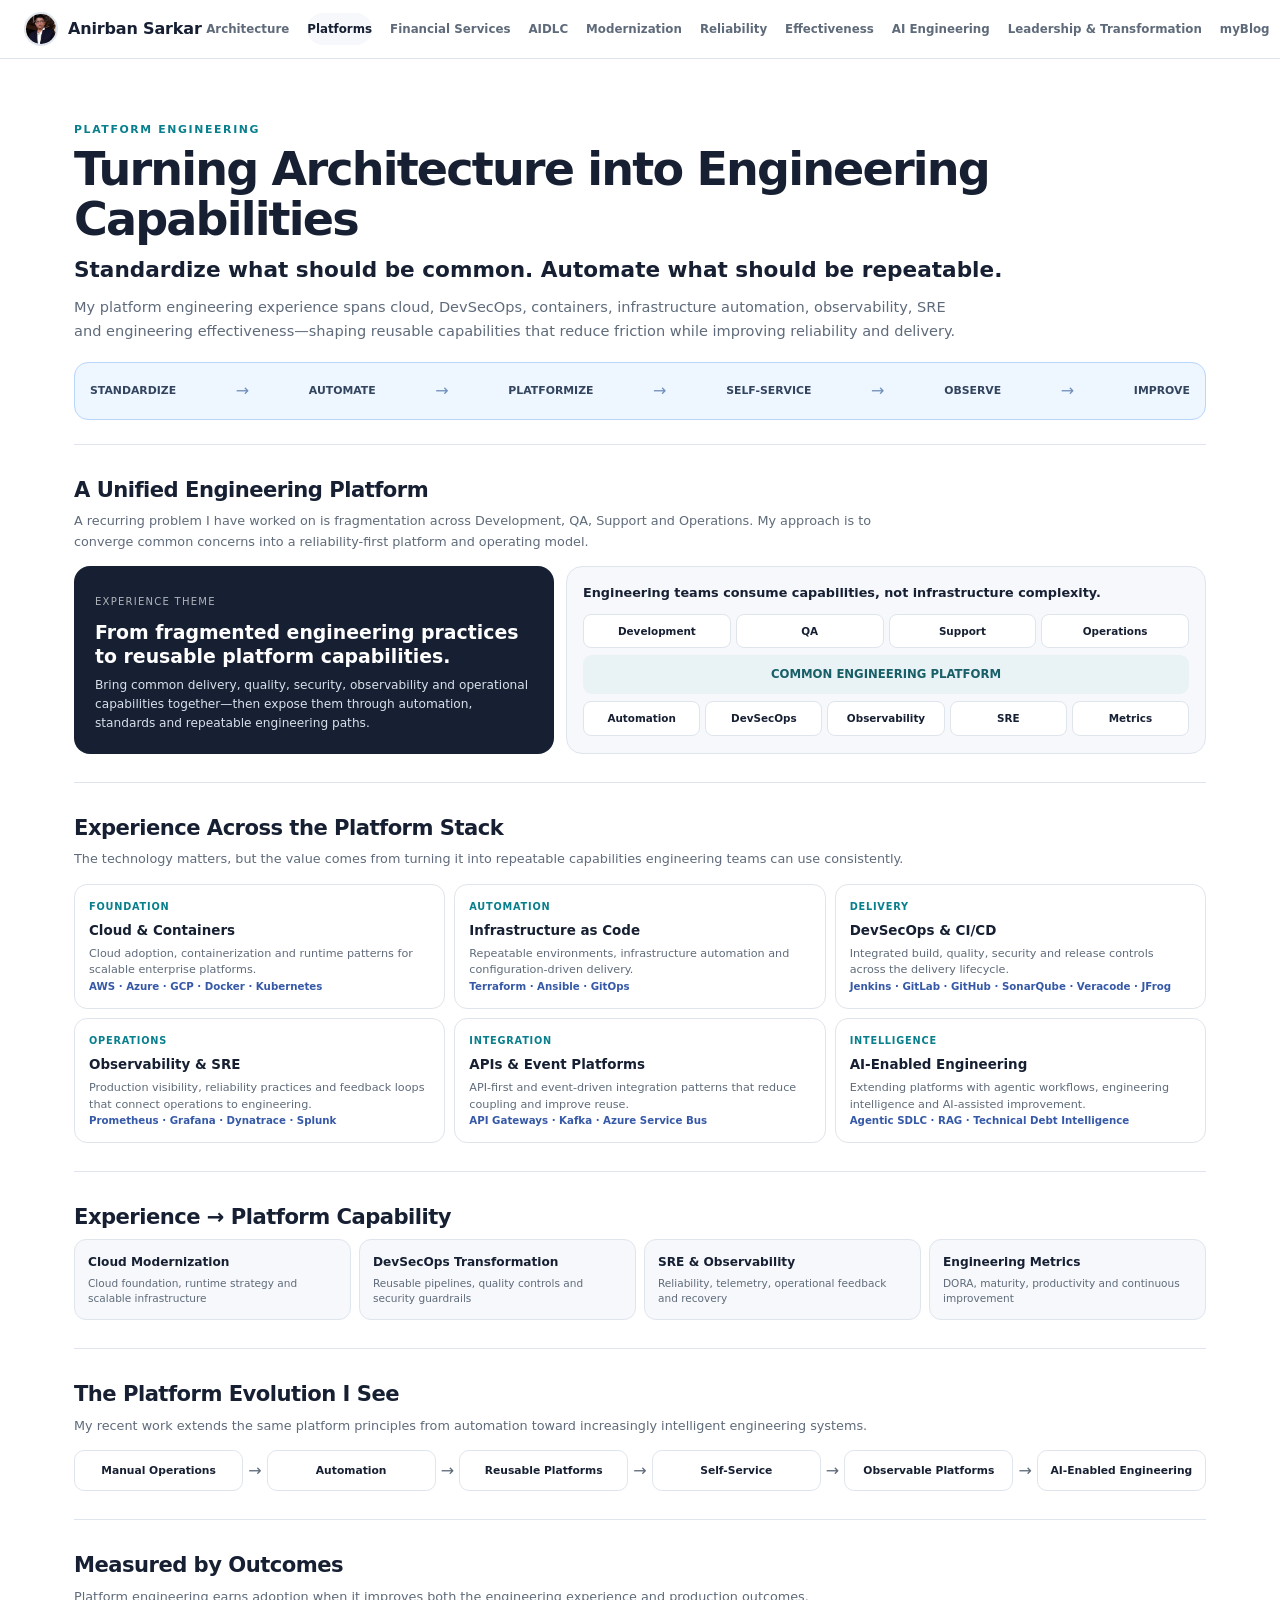
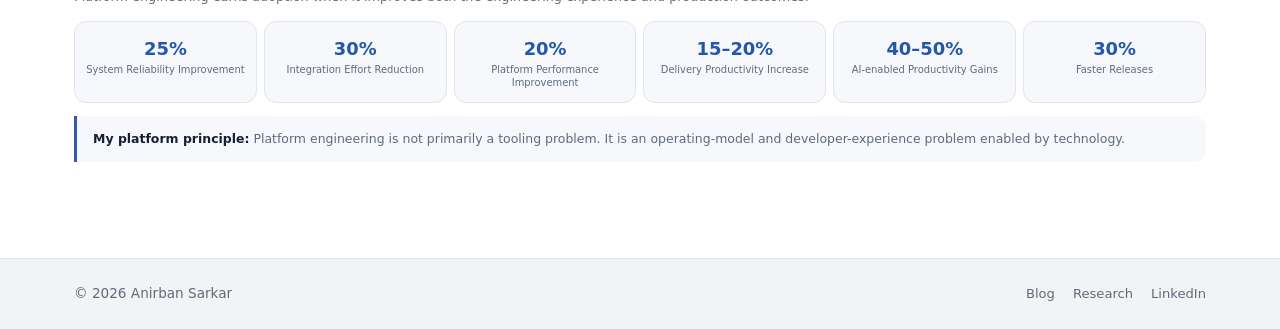
<file: platform-engineering.html>
<!DOCTYPE html><html lang="en"><head>
<!-- Google tag (gtag.js) -->
<script async src="https://www.googletagmanager.com/gtag/js?id=G-5BN1G2YJGX"></script>
<script>
  window.dataLayer = window.dataLayer || [];
  function gtag(){dataLayer.push(arguments);}
  gtag('js', new Date());
  gtag('config', 'G-5BN1G2YJGX');
</script>
<meta charset="utf-8"><meta name="viewport" content="width=device-width,initial-scale=1">
<title>Platform Engineering | Anirban Sarkar</title><meta name="description" content="Anirban Sarkar's platform engineering experience across cloud, DevSecOps, automation, observability, SRE and AI-enabled engineering.">
<link rel="icon" type="image/png" href="anirban.jpg"><link rel="stylesheet" href="theme.css">
<style>
.pe{max-width:1180px;margin:auto;padding:30px 24px 68px}.nav-links a{font-size:.78rem;padding:7px 9px}.hero{padding:32px 0 24px}.eyebrow{font-size:.68rem;text-transform:uppercase;letter-spacing:.15em;color:var(--accent-2);font-weight:800}.hero h1{font-size:clamp(1.8rem,3.6vw,3rem);line-height:1.08;letter-spacing:-.04em;margin:7px 0 8px}.hero h2{font-size:clamp(1rem,1.8vw,1.35rem);font-weight:650;margin:0 0 8px}.lead{max-width:900px;color:var(--text-muted);font-size:.91rem;margin:0}.flow{margin-top:20px;display:flex;align-items:center;justify-content:space-between;gap:5px;padding:15px;border:1px solid #b8d5fb;background:#eef6ff;border-radius:14px}.flow span{font-size:.68rem;font-weight:800;color:#33445e}.flow i{font-style:normal;color:#7191bb}.section{padding:28px 0;border-top:1px solid var(--border)}.section h2{font-size:1.32rem;margin:0 0 5px;letter-spacing:-.025em}.intro{max-width:850px;color:var(--text-muted);font-size:.8rem;margin:0 0 14px}.flagship{display:grid;grid-template-columns:1.05fr 1.4fr;gap:12px}.statement{padding:21px;border-radius:16px;background:#172033;color:#fff}.statement small{font-size:.63rem;letter-spacing:.12em;text-transform:uppercase;opacity:.65}.statement h3{font-size:1.18rem;line-height:1.25;margin:8px 0}.statement p{font-size:.76rem;line-height:1.55;color:#d9e0eb;margin:0}.platform-map{border:1px solid var(--border);border-radius:16px;padding:16px;background:var(--surface-2)}.platform-map h3{font-size:.8rem;margin:0 0 10px}.teams{display:flex;gap:5px;margin-bottom:7px}.teams span,.layer span{flex:1;text-align:center;padding:8px 5px;border-radius:8px;background:#fff;border:1px solid var(--border);font-size:.65rem;font-weight:650}.core{text-align:center;padding:10px;border-radius:9px;background:#e9f3f5;color:#185f68;font-size:.73rem;font-weight:800;margin:7px 0}.layer{display:flex;gap:5px}.capabilities{display:grid;grid-template-columns:repeat(3,1fr);gap:9px}.cap{border:1px solid var(--border);border-radius:13px;padding:14px;background:#fff}.cap small{display:block;font-size:.61rem;color:var(--accent-2);font-weight:800;letter-spacing:.08em;text-transform:uppercase}.cap h3{font-size:.84rem;margin:5px 0}.cap p{font-size:.7rem;line-height:1.47;color:var(--text-muted);margin:0}.tech{margin-top:6px;font-size:.64rem!important;color:#3659a7!important;font-weight:700}.experience-map{display:grid;grid-template-columns:repeat(4,1fr);gap:8px}.emap{padding:13px;border-radius:12px;background:var(--surface-2);border:1px solid var(--border)}.emap b{display:block;font-size:.76rem;margin-bottom:4px}.emap span{font-size:.66rem;color:var(--text-muted);line-height:1.4;display:block}.evolution{display:flex;align-items:stretch;gap:5px}.step{flex:1;text-align:center;padding:11px 6px;border:1px solid var(--border);background:#fff;border-radius:10px;font-size:.67rem;font-weight:700}.arrow{display:grid;place-items:center;color:var(--text-muted)}.metrics{display:grid;grid-template-columns:repeat(6,1fr);gap:7px}.metric{text-align:center;padding:13px 7px;border:1px solid var(--border);border-radius:12px;background:var(--surface-2)}.metric b{display:block;font-size:1.12rem;color:#2457a7}.metric span{font-size:.62rem;color:var(--text-muted);line-height:1.25;display:block}.quote{margin-top:13px;padding:13px 16px;border-left:3px solid var(--accent);background:#f6f8fb;border-radius:0 12px 12px 0;font-size:.78rem;color:var(--text-muted)}.quote strong{color:var(--text)}
@media(max-width:850px){.flagship{grid-template-columns:1fr}.capabilities{grid-template-columns:repeat(2,1fr)}.experience-map{grid-template-columns:repeat(2,1fr)}.metrics{grid-template-columns:repeat(3,1fr)}.flow,.evolution{flex-wrap:wrap}.flow i,.arrow{display:none}}
@media(max-width:540px){.capabilities,.experience-map{grid-template-columns:1fr}.metrics{grid-template-columns:repeat(2,1fr)}.teams,.layer{flex-wrap:wrap}.teams span,.layer span{flex-basis:45%}}
/* unified site header */
.site-nav .nav-inner{max-width:1560px;gap:20px}.site-nav .brand{flex-shrink:0;text-decoration:none;color:inherit}.site-nav .nav-links{gap:2px;flex-wrap:nowrap}.site-nav .nav-links a{font-size:.74rem;padding:7px 7px;white-space:nowrap}
/* centered unified header */
.site-nav .nav-inner{width:min(1540px,calc(100% - 48px));max-width:1540px;margin:0 auto;padding:12px 0;display:flex;align-items:center;justify-content:center;gap:36px}.site-nav .brand{flex:0 0 auto}.site-nav .nav-links{display:flex;align-items:center;justify-content:center;gap:22px;flex-wrap:nowrap}.site-nav .nav-links a{padding:7px 0;white-space:nowrap}
/* final unified header spacing */
.site-nav .nav-inner{width:min(1540px,calc(100% - 48px));max-width:1540px;margin:0 auto;padding:12px 0;display:flex;align-items:center;justify-content:center;gap:18px}.site-nav .brand{flex:0 0 auto}.site-nav .nav-links{display:flex;align-items:center;justify-content:center;gap:18px;flex-wrap:nowrap}.site-nav .nav-links a{padding:7px 0;white-space:nowrap}
</style></head><body>
<header class="site-nav"><div class="nav-inner"><a class="brand" href="index.html"><img src="anirban.jpg" alt="" class="brand-avatar"><span>Anirban Sarkar</span></a><nav class="nav-links"><a href="architecture.html">Architecture</a><a class="active" href="platform-engineering.html">Platforms</a><a href="financial-services.html">Financial Services</a><a href="aidlc.html">AIDLC</a><a href="modernization.html">Modernization</a><a href="reliability.html">Reliability</a><a href="engineering-effectiveness.html">Effectiveness</a><a href="ai-engineering.html">AI Engineering</a><a href="leadership-transformation.html">Leadership &amp; Transformation</a><a href="blog.html">myBlog</a></nav></div></header>
<main class="pe">
<section class="hero"><div class="eyebrow">Platform Engineering</div><h1>Turning Architecture into Engineering Capabilities</h1><h2>Standardize what should be common. Automate what should be repeatable.</h2><p class="lead">My platform engineering experience spans cloud, DevSecOps, containers, infrastructure automation, observability, SRE and engineering effectiveness—shaping reusable capabilities that reduce friction while improving reliability and delivery.</p>
<div class="flow"><span>STANDARDIZE</span><i>→</i><span>AUTOMATE</span><i>→</i><span>PLATFORMIZE</span><i>→</i><span>SELF-SERVICE</span><i>→</i><span>OBSERVE</span><i>→</i><span>IMPROVE</span></div></section>

<section class="section"><h2>A Unified Engineering Platform</h2><p class="intro">A recurring problem I have worked on is fragmentation across Development, QA, Support and Operations. My approach is to converge common concerns into a reliability-first platform and operating model.</p>
<div class="flagship"><div class="statement"><small>Experience theme</small><h3>From fragmented engineering practices to reusable platform capabilities.</h3><p>Bring common delivery, quality, security, observability and operational capabilities together—then expose them through automation, standards and repeatable engineering paths.</p></div>
<div class="platform-map"><h3>Engineering teams consume capabilities, not infrastructure complexity.</h3><div class="teams"><span>Development</span><span>QA</span><span>Support</span><span>Operations</span></div><div class="core">COMMON ENGINEERING PLATFORM</div><div class="layer"><span>Automation</span><span>DevSecOps</span><span>Observability</span><span>SRE</span><span>Metrics</span></div></div></div></section>

<section class="section"><h2>Experience Across the Platform Stack</h2><p class="intro">The technology matters, but the value comes from turning it into repeatable capabilities engineering teams can use consistently.</p>
<div class="capabilities">
<div class="cap"><small>Foundation</small><h3>Cloud & Containers</h3><p>Cloud adoption, containerization and runtime patterns for scalable enterprise platforms.</p><p class="tech">AWS · Azure · GCP · Docker · Kubernetes</p></div>
<div class="cap"><small>Automation</small><h3>Infrastructure as Code</h3><p>Repeatable environments, infrastructure automation and configuration-driven delivery.</p><p class="tech">Terraform · Ansible · GitOps</p></div>
<div class="cap"><small>Delivery</small><h3>DevSecOps & CI/CD</h3><p>Integrated build, quality, security and release controls across the delivery lifecycle.</p><p class="tech">Jenkins · GitLab · GitHub · SonarQube · Veracode · JFrog</p></div>
<div class="cap"><small>Operations</small><h3>Observability & SRE</h3><p>Production visibility, reliability practices and feedback loops that connect operations to engineering.</p><p class="tech">Prometheus · Grafana · Dynatrace · Splunk</p></div>
<div class="cap"><small>Integration</small><h3>APIs & Event Platforms</h3><p>API-first and event-driven integration patterns that reduce coupling and improve reuse.</p><p class="tech">API Gateways · Kafka · Azure Service Bus</p></div>
<div class="cap"><small>Intelligence</small><h3>AI-Enabled Engineering</h3><p>Extending platforms with agentic workflows, engineering intelligence and AI-assisted improvement.</p><p class="tech">Agentic SDLC · RAG · Technical Debt Intelligence</p></div>
</div></section>

<section class="section"><h2>Experience → Platform Capability</h2><div class="experience-map">
<div class="emap"><b>Cloud Modernization</b><span>Cloud foundation, runtime strategy and scalable infrastructure</span></div>
<div class="emap"><b>DevSecOps Transformation</b><span>Reusable pipelines, quality controls and security guardrails</span></div>
<div class="emap"><b>SRE & Observability</b><span>Reliability, telemetry, operational feedback and recovery</span></div>
<div class="emap"><b>Engineering Metrics</b><span>DORA, maturity, productivity and continuous improvement</span></div>
</div></section>

<section class="section"><h2>The Platform Evolution I See</h2><p class="intro">My recent work extends the same platform principles from automation toward increasingly intelligent engineering systems.</p>
<div class="evolution"><div class="step">Manual Operations</div><div class="arrow">→</div><div class="step">Automation</div><div class="arrow">→</div><div class="step">Reusable Platforms</div><div class="arrow">→</div><div class="step">Self-Service</div><div class="arrow">→</div><div class="step">Observable Platforms</div><div class="arrow">→</div><div class="step">AI-Enabled Engineering</div></div></section>

<section class="section"><h2>Measured by Outcomes</h2><p class="intro">Platform engineering earns adoption when it improves both the engineering experience and production outcomes.</p>
<div class="metrics"><div class="metric"><b>25%</b><span>System Reliability Improvement</span></div><div class="metric"><b>30%</b><span>Integration Effort Reduction</span></div><div class="metric"><b>20%</b><span>Platform Performance Improvement</span></div><div class="metric"><b>15–20%</b><span>Delivery Productivity Increase</span></div><div class="metric"><b>40–50%</b><span>AI-enabled Productivity Gains</span></div><div class="metric"><b>30%</b><span>Faster Releases</span></div></div>
<div class="quote"><strong>My platform principle:</strong> Platform engineering is not primarily a tooling problem. It is an operating-model and developer-experience problem enabled by technology.</div></section>
</main><footer class="site-footer"><span>&copy; <span id="year"></span> Anirban Sarkar</span><span class="footer-links"><a href="blog.html">Blog</a><a href="research.html">Research</a><a href="https://www.linkedin.com/in/anirban-sarkar-12765b135/" target="_blank" rel="noopener">LinkedIn</a></span></footer><script>document.getElementById('year').textContent=new Date().getFullYear()</script></body></html>
</file>
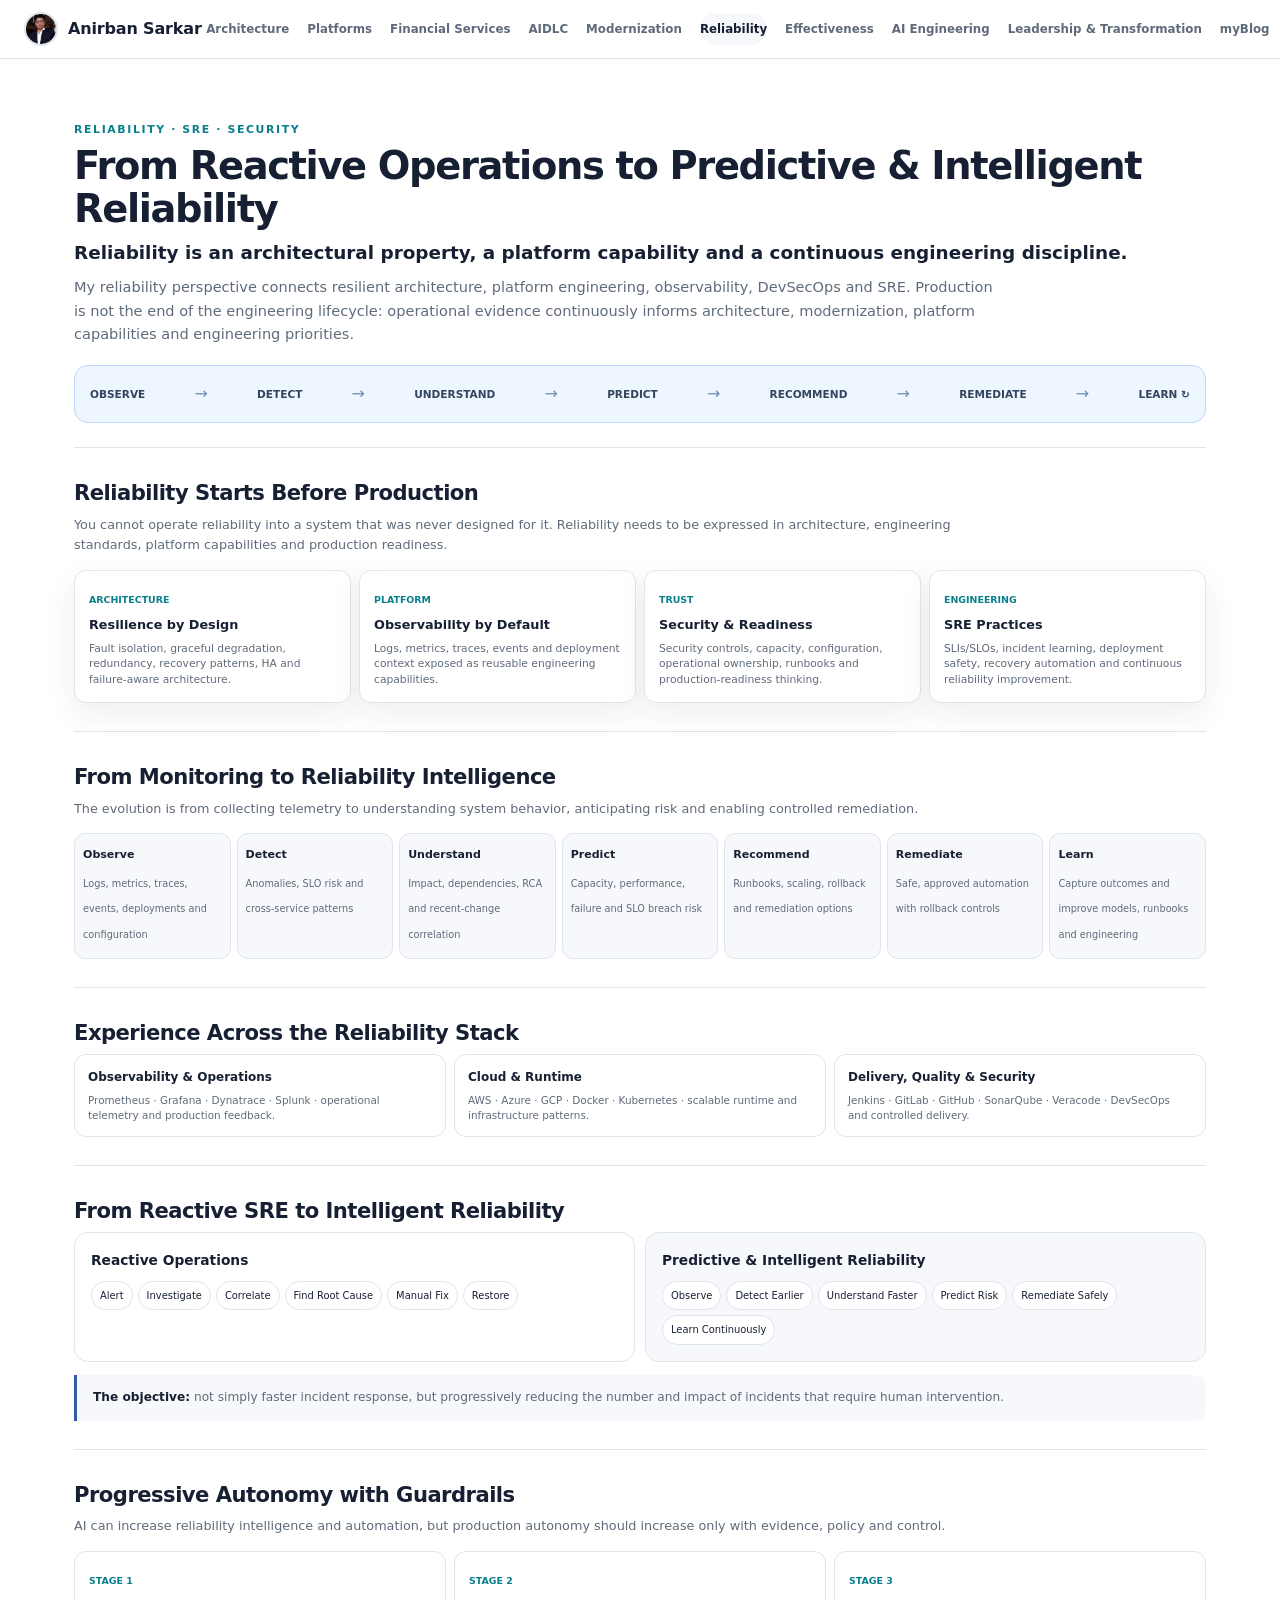
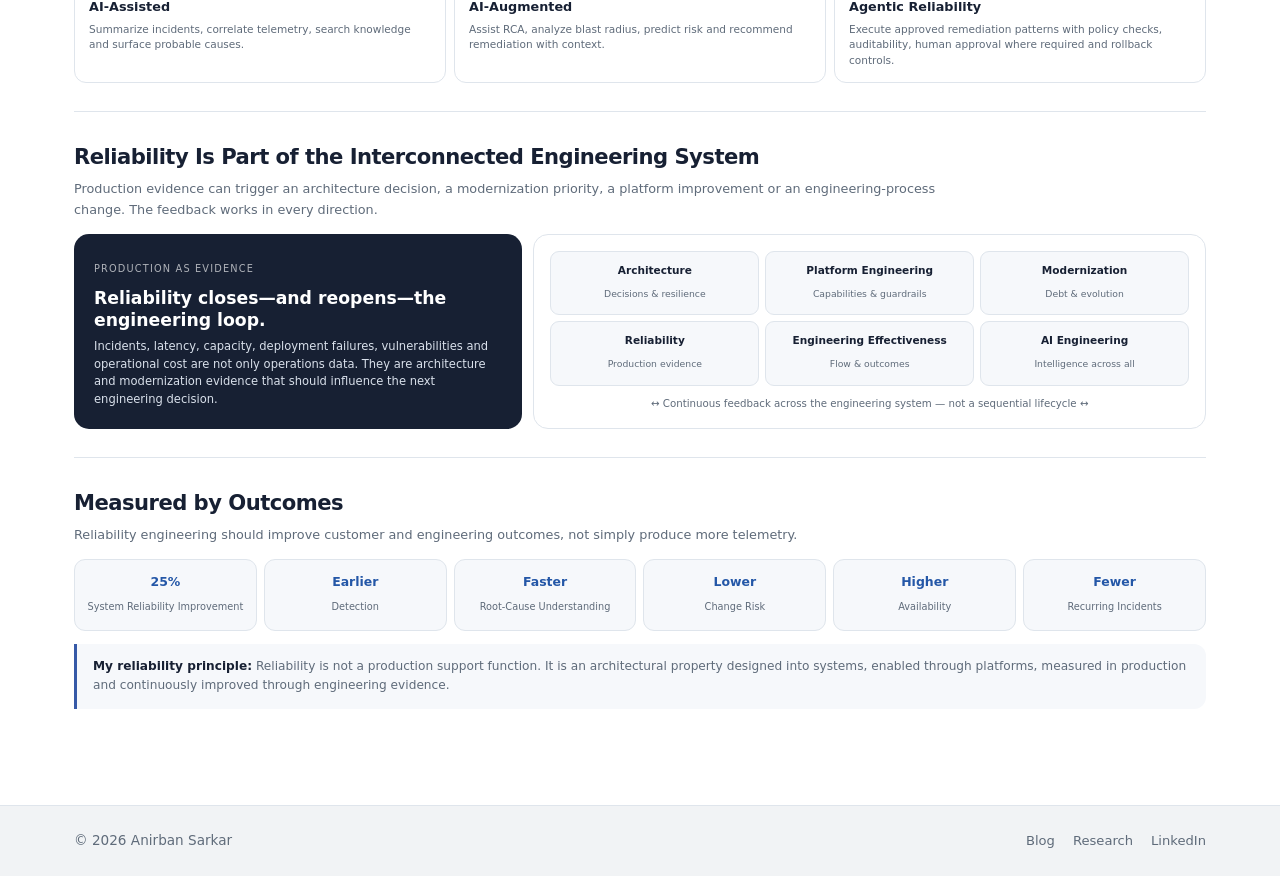
<file: reliability.html>
<!DOCTYPE html><html lang="en"><head>
<!-- Google tag (gtag.js) -->
<script async src="https://www.googletagmanager.com/gtag/js?id=G-5BN1G2YJGX"></script>
<script>
  window.dataLayer = window.dataLayer || [];
  function gtag(){dataLayer.push(arguments);}
  gtag('js', new Date());
  gtag('config', 'G-5BN1G2YJGX');
</script>
<meta charset="utf-8"><meta name="viewport" content="width=device-width,initial-scale=1">
<title>Reliability / SRE / Security | Anirban Sarkar</title><meta name="description" content="Anirban Sarkar's reliability engineering perspective across resilience, observability, SRE, security, production feedback and AI-enabled reliability intelligence.">
<link rel="icon" type="image/png" href="anirban.jpg"><link rel="stylesheet" href="theme.css">
<style>
.rel{max-width:1180px;margin:auto;padding:30px 24px 68px}.nav-links a{font-size:.78rem;padding:7px 9px}.hero{padding:32px 0 24px}.eyebrow{font-size:.68rem;text-transform:uppercase;letter-spacing:.15em;color:var(--accent-2);font-weight:800}.hero h1{font-size:clamp(1.55rem,3vw,2.45rem);line-height:1.1;letter-spacing:-.035em;margin:7px 0 8px}.hero h2{font-size:clamp(.9rem,1.45vw,1.15rem);font-weight:650;margin:0 0 8px}.lead{max-width:920px;color:var(--text-muted);font-size:.91rem;margin:0}.flow{margin-top:20px;display:flex;align-items:center;justify-content:space-between;gap:5px;padding:15px;border:1px solid #b8d5fb;background:#eef6ff;border-radius:14px}.flow span{font-size:.66rem;font-weight:800;color:#33445e;text-align:center}.flow i{font-style:normal;color:#7191bb}.section{padding:28px 0;border-top:1px solid var(--border)}.section h2{font-size:1.32rem;margin:0 0 5px;letter-spacing:-.025em}.intro{max-width:900px;color:var(--text-muted);font-size:.8rem;margin:0 0 14px}.cards{display:grid;grid-template-columns:repeat(4,1fr);gap:8px}.card{border:1px solid var(--border);border-radius:12px;padding:14px;background:#fff}.card small{font-size:.59rem;color:var(--accent-2);font-weight:800;text-transform:uppercase}.card h3{font-size:.8rem;margin:5px 0}.card p{font-size:.67rem;line-height:1.47;color:var(--text-muted);margin:0}.journey{display:grid;grid-template-columns:repeat(7,1fr);gap:6px}.stage{border:1px solid var(--border);background:var(--surface-2);border-radius:11px;padding:12px 8px}.stage b{display:block;font-size:.69rem;margin-bottom:5px}.stage span{font-size:.61rem;line-height:1.4;color:var(--text-muted)}.stack{display:grid;grid-template-columns:repeat(3,1fr);gap:8px}.stack-card{border:1px solid var(--border);border-radius:12px;padding:13px;background:#fff}.stack-card b{display:block;font-size:.75rem;margin-bottom:5px}.stack-card p{font-size:.65rem;line-height:1.45;color:var(--text-muted);margin:0}.compare{display:grid;grid-template-columns:1fr 1fr;gap:10px}.side{border:1px solid var(--border);border-radius:14px;padding:16px;background:#fff}.side.future{background:var(--surface-2)}.side h3{font-size:.86rem;margin:0 0 9px}.mini{display:flex;flex-wrap:wrap;gap:5px}.mini span{font-size:.62rem;padding:6px 8px;border:1px solid var(--border);border-radius:999px;background:#fff}.ai{display:grid;grid-template-columns:repeat(3,1fr);gap:8px}.ai-card{border:1px solid var(--border);border-radius:12px;padding:14px;background:#fff}.ai-card small{font-size:.59rem;color:var(--accent-2);font-weight:800;text-transform:uppercase}.ai-card h3{font-size:.8rem;margin:5px 0}.ai-card p{font-size:.66rem;line-height:1.46;color:var(--text-muted);margin:0}.feedback{display:grid;grid-template-columns:.8fr 1.2fr;gap:11px}.principle{border-radius:15px;padding:20px;background:#172033;color:#fff}.principle small{font-size:.61rem;letter-spacing:.12em;text-transform:uppercase;opacity:.65}.principle h3{font-size:1.08rem;line-height:1.28;margin:7px 0}.principle p{font-size:.72rem;line-height:1.55;color:#d9e0eb;margin:0}.network{border:1px solid var(--border);border-radius:15px;padding:16px;background:#fff}.nodes{display:grid;grid-template-columns:repeat(3,1fr);gap:6px}.node{text-align:center;padding:10px 5px;border:1px solid var(--border);border-radius:9px;background:var(--surface-2)}.node b{display:block;font-size:.66rem}.node span{font-size:.58rem;color:var(--text-muted)}.network-note{text-align:center;font-size:.64rem;color:var(--text-muted);margin-top:9px}.metrics{display:grid;grid-template-columns:repeat(6,1fr);gap:7px}.metric{text-align:center;padding:12px 6px;border:1px solid var(--border);border-radius:11px;background:var(--surface-2)}.metric b{display:block;font-size:.78rem;color:#2457a7}.metric span{font-size:.61rem;color:var(--text-muted)}.quote{margin-top:13px;padding:13px 16px;border-left:3px solid var(--accent);background:#f6f8fb;border-radius:0 12px 12px 0;font-size:.76rem;color:var(--text-muted)}.quote strong{color:var(--text)}
@media(max-width:900px){.cards{grid-template-columns:repeat(2,1fr)}.journey{grid-template-columns:repeat(2,1fr)}.stack,.ai{grid-template-columns:1fr}.feedback,.compare{grid-template-columns:1fr}.metrics{grid-template-columns:repeat(3,1fr)}.flow{flex-wrap:wrap}.flow i{display:none}}
@media(max-width:540px){.cards,.journey{grid-template-columns:1fr}.nodes{grid-template-columns:1fr}.metrics{grid-template-columns:repeat(2,1fr)}}
/* reliability nav fit */
.nav-inner{max-width:1560px}.nav-links{gap:2px}.nav-links a{font-size:.74rem;padding:7px 7px}
/* unified site header */
.site-nav .nav-inner{max-width:1560px;gap:20px}.site-nav .brand{flex-shrink:0;text-decoration:none;color:inherit}.site-nav .nav-links{gap:2px;flex-wrap:nowrap}.site-nav .nav-links a{font-size:.74rem;padding:7px 7px;white-space:nowrap}
/* centered unified header */
.site-nav .nav-inner{width:min(1540px,calc(100% - 48px));max-width:1540px;margin:0 auto;padding:12px 0;display:flex;align-items:center;justify-content:center;gap:36px}.site-nav .brand{flex:0 0 auto}.site-nav .nav-links{display:flex;align-items:center;justify-content:center;gap:22px;flex-wrap:nowrap}.site-nav .nav-links a{padding:7px 0;white-space:nowrap}
/* final unified header spacing */
.site-nav .nav-inner{width:min(1540px,calc(100% - 48px));max-width:1540px;margin:0 auto;padding:12px 0;display:flex;align-items:center;justify-content:center;gap:18px}.site-nav .brand{flex:0 0 auto}.site-nav .nav-links{display:flex;align-items:center;justify-content:center;gap:18px;flex-wrap:nowrap}.site-nav .nav-links a{padding:7px 0;white-space:nowrap}
</style></head><body>
<header class="site-nav"><div class="nav-inner"><a class="brand" href="index.html"><img src="anirban.jpg" alt="" class="brand-avatar"><span>Anirban Sarkar</span></a><nav class="nav-links"><a href="architecture.html">Architecture</a><a href="platform-engineering.html">Platforms</a><a href="financial-services.html">Financial Services</a><a href="aidlc.html">AIDLC</a><a href="modernization.html">Modernization</a><a class="active" href="reliability.html">Reliability</a><a href="engineering-effectiveness.html">Effectiveness</a><a href="ai-engineering.html">AI Engineering</a><a href="leadership-transformation.html">Leadership &amp; Transformation</a><a href="blog.html">myBlog</a></nav></div></header>
<main class="rel">
<section class="hero"><div class="eyebrow">Reliability · SRE · Security</div><h1>From Reactive Operations to Predictive &amp; Intelligent Reliability</h1><h2>Reliability is an architectural property, a platform capability and a continuous engineering discipline.</h2><p class="lead">My reliability perspective connects resilient architecture, platform engineering, observability, DevSecOps and SRE. Production is not the end of the engineering lifecycle: operational evidence continuously informs architecture, modernization, platform capabilities and engineering priorities.</p>
<div class="flow"><span>OBSERVE</span><i>→</i><span>DETECT</span><i>→</i><span>UNDERSTAND</span><i>→</i><span>PREDICT</span><i>→</i><span>RECOMMEND</span><i>→</i><span>REMEDIATE</span><i>→</i><span>LEARN ↻</span></div></section>

<section class="section"><h2>Reliability Starts Before Production</h2><p class="intro">You cannot operate reliability into a system that was never designed for it. Reliability needs to be expressed in architecture, engineering standards, platform capabilities and production readiness.</p><div class="cards">
<div class="card"><small>Architecture</small><h3>Resilience by Design</h3><p>Fault isolation, graceful degradation, redundancy, recovery patterns, HA and failure-aware architecture.</p></div>
<div class="card"><small>Platform</small><h3>Observability by Default</h3><p>Logs, metrics, traces, events and deployment context exposed as reusable engineering capabilities.</p></div>
<div class="card"><small>Trust</small><h3>Security &amp; Readiness</h3><p>Security controls, capacity, configuration, operational ownership, runbooks and production-readiness thinking.</p></div>
<div class="card"><small>Engineering</small><h3>SRE Practices</h3><p>SLIs/SLOs, incident learning, deployment safety, recovery automation and continuous reliability improvement.</p></div>
</div></section>

<section class="section"><h2>From Monitoring to Reliability Intelligence</h2><p class="intro">The evolution is from collecting telemetry to understanding system behavior, anticipating risk and enabling controlled remediation.</p><div class="journey">
<div class="stage"><b>Observe</b><span>Logs, metrics, traces, events, deployments and configuration</span></div><div class="stage"><b>Detect</b><span>Anomalies, SLO risk and cross-service patterns</span></div><div class="stage"><b>Understand</b><span>Impact, dependencies, RCA and recent-change correlation</span></div><div class="stage"><b>Predict</b><span>Capacity, performance, failure and SLO breach risk</span></div><div class="stage"><b>Recommend</b><span>Runbooks, scaling, rollback and remediation options</span></div><div class="stage"><b>Remediate</b><span>Safe, approved automation with rollback controls</span></div><div class="stage"><b>Learn</b><span>Capture outcomes and improve models, runbooks and engineering</span></div>
</div></section>

<section class="section"><h2>Experience Across the Reliability Stack</h2><div class="stack">
<div class="stack-card"><b>Observability &amp; Operations</b><p>Prometheus · Grafana · Dynatrace · Splunk · operational telemetry and production feedback.</p></div>
<div class="stack-card"><b>Cloud &amp; Runtime</b><p>AWS · Azure · GCP · Docker · Kubernetes · scalable runtime and infrastructure patterns.</p></div>
<div class="stack-card"><b>Delivery, Quality &amp; Security</b><p>Jenkins · GitLab · GitHub · SonarQube · Veracode · DevSecOps and controlled delivery.</p></div>
</div></section>

<section class="section"><h2>From Reactive SRE to Intelligent Reliability</h2><div class="compare">
<div class="side"><h3>Reactive Operations</h3><div class="mini"><span>Alert</span><span>Investigate</span><span>Correlate</span><span>Find Root Cause</span><span>Manual Fix</span><span>Restore</span></div></div>
<div class="side future"><h3>Predictive &amp; Intelligent Reliability</h3><div class="mini"><span>Observe</span><span>Detect Earlier</span><span>Understand Faster</span><span>Predict Risk</span><span>Remediate Safely</span><span>Learn Continuously</span></div></div>
</div><div class="quote"><strong>The objective:</strong> not simply faster incident response, but progressively reducing the number and impact of incidents that require human intervention.</div></section>

<section class="section"><h2>Progressive Autonomy with Guardrails</h2><p class="intro">AI can increase reliability intelligence and automation, but production autonomy should increase only with evidence, policy and control.</p><div class="ai">
<div class="ai-card"><small>Stage 1</small><h3>AI-Assisted</h3><p>Summarize incidents, correlate telemetry, search knowledge and surface probable causes.</p></div>
<div class="ai-card"><small>Stage 2</small><h3>AI-Augmented</h3><p>Assist RCA, analyze blast radius, predict risk and recommend remediation with context.</p></div>
<div class="ai-card"><small>Stage 3</small><h3>Agentic Reliability</h3><p>Execute approved remediation patterns with policy checks, auditability, human approval where required and rollback controls.</p></div>
</div></section>

<section class="section"><h2>Reliability Is Part of the Interconnected Engineering System</h2><p class="intro">Production evidence can trigger an architecture decision, a modernization priority, a platform improvement or an engineering-process change. The feedback works in every direction.</p>
<div class="feedback"><div class="principle"><small>Production as evidence</small><h3>Reliability closes—and reopens—the engineering loop.</h3><p>Incidents, latency, capacity, deployment failures, vulnerabilities and operational cost are not only operations data. They are architecture and modernization evidence that should influence the next engineering decision.</p></div>
<div class="network"><div class="nodes"><div class="node"><b>Architecture</b><span>Decisions &amp; resilience</span></div><div class="node"><b>Platform Engineering</b><span>Capabilities &amp; guardrails</span></div><div class="node"><b>Modernization</b><span>Debt &amp; evolution</span></div><div class="node"><b>Reliability</b><span>Production evidence</span></div><div class="node"><b>Engineering Effectiveness</b><span>Flow &amp; outcomes</span></div><div class="node"><b>AI Engineering</b><span>Intelligence across all</span></div></div><div class="network-note">↔ Continuous feedback across the engineering system — not a sequential lifecycle ↔</div></div></div></section>

<section class="section"><h2>Measured by Outcomes</h2><p class="intro">Reliability engineering should improve customer and engineering outcomes, not simply produce more telemetry.</p><div class="metrics"><div class="metric"><b>25%</b><span>System Reliability Improvement</span></div><div class="metric"><b>Earlier</b><span>Detection</span></div><div class="metric"><b>Faster</b><span>Root-Cause Understanding</span></div><div class="metric"><b>Lower</b><span>Change Risk</span></div><div class="metric"><b>Higher</b><span>Availability</span></div><div class="metric"><b>Fewer</b><span>Recurring Incidents</span></div></div>
<div class="quote"><strong>My reliability principle:</strong> Reliability is not a production support function. It is an architectural property designed into systems, enabled through platforms, measured in production and continuously improved through engineering evidence.</div></section>
</main><footer class="site-footer"><span>&copy; <span id="year"></span> Anirban Sarkar</span><span class="footer-links"><a href="blog.html">Blog</a><a href="research.html">Research</a><a href="https://www.linkedin.com/in/anirban-sarkar-12765b135/" target="_blank" rel="noopener">LinkedIn</a></span></footer><script>document.getElementById('year').textContent=new Date().getFullYear()</script></body></html>
</file>
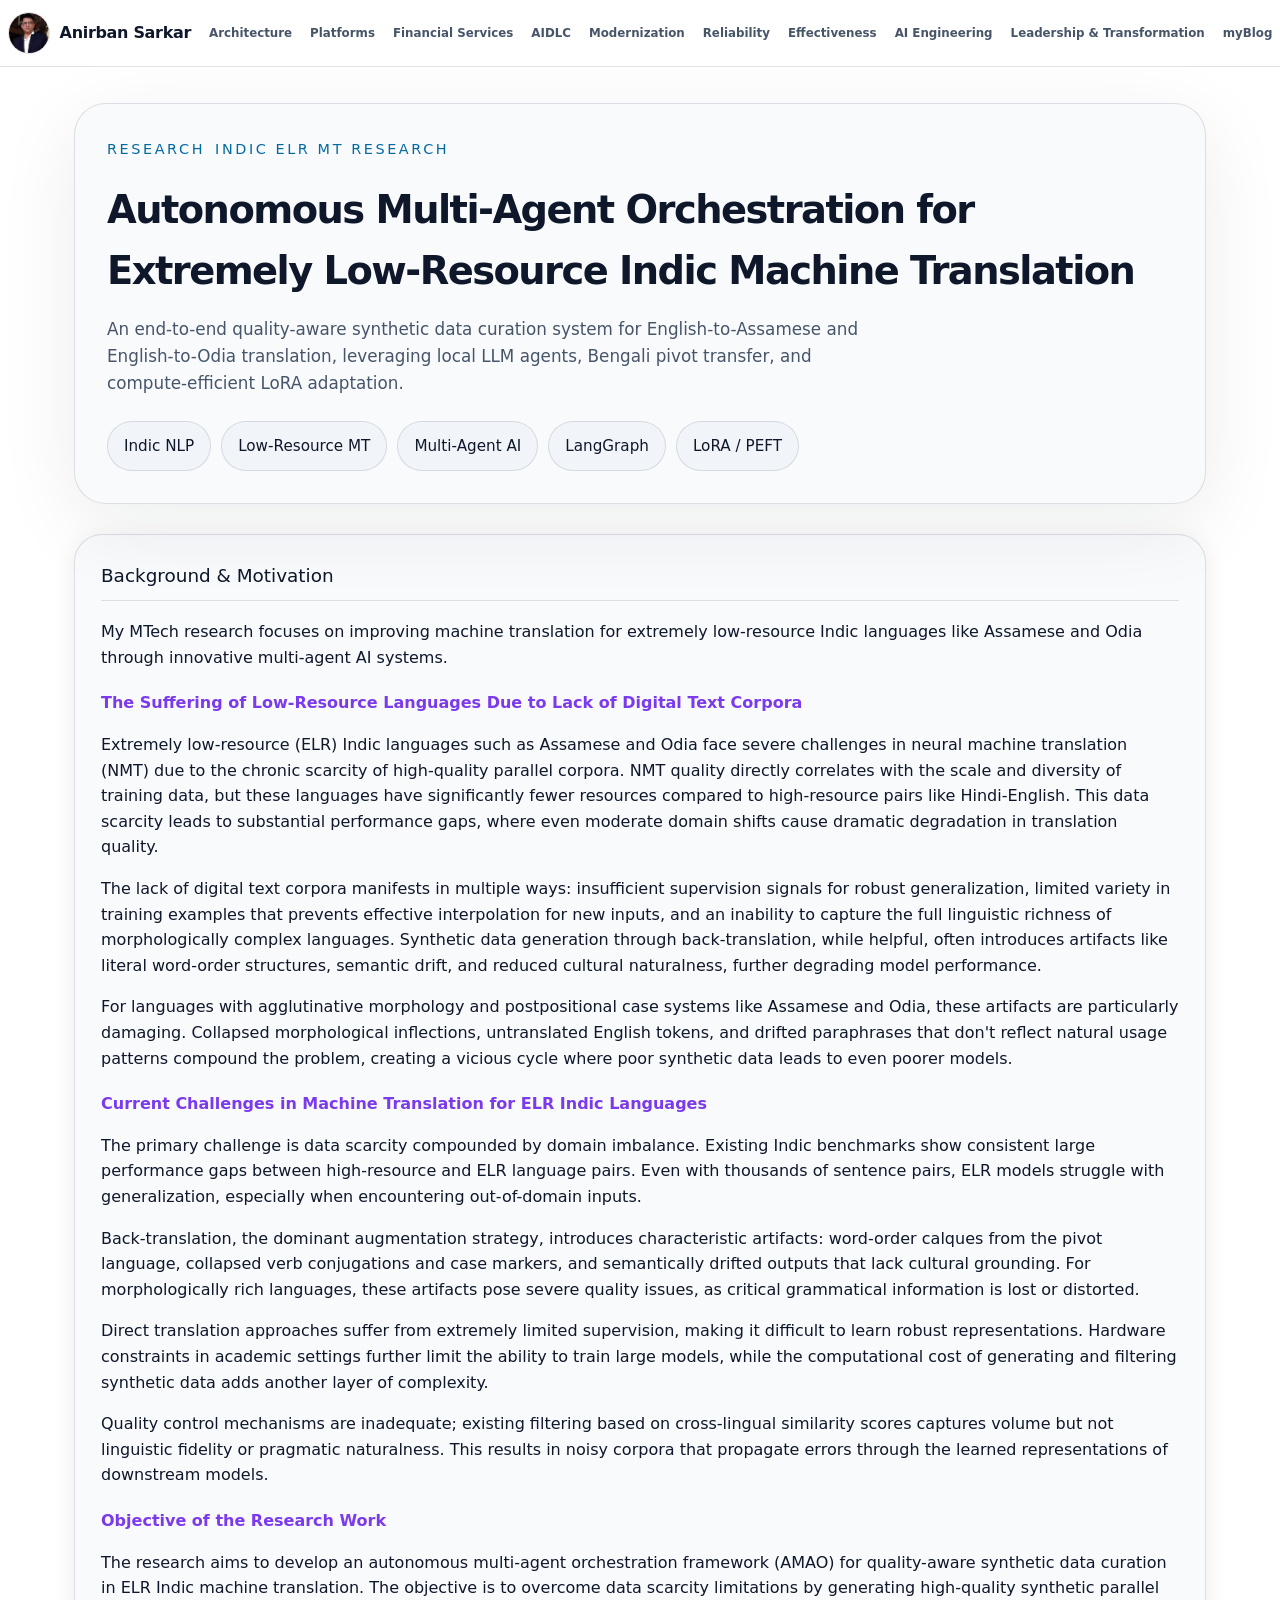
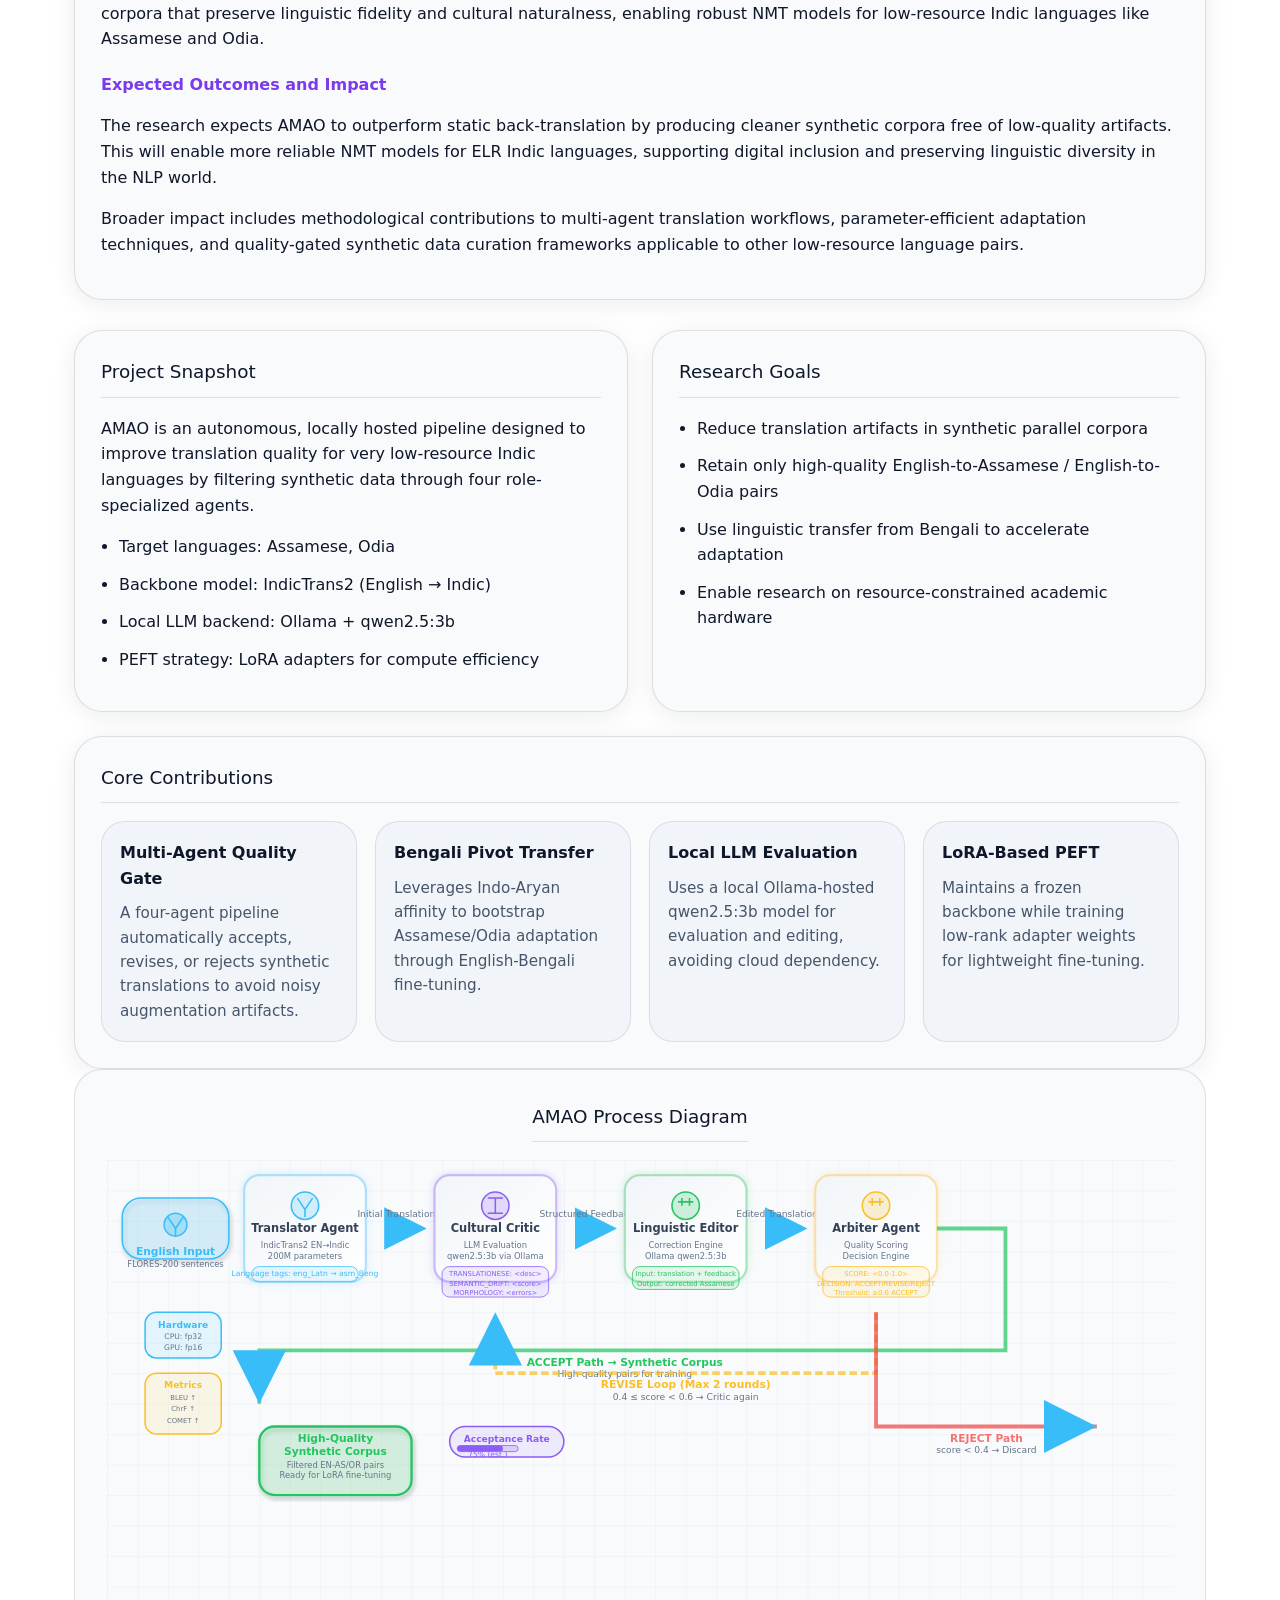
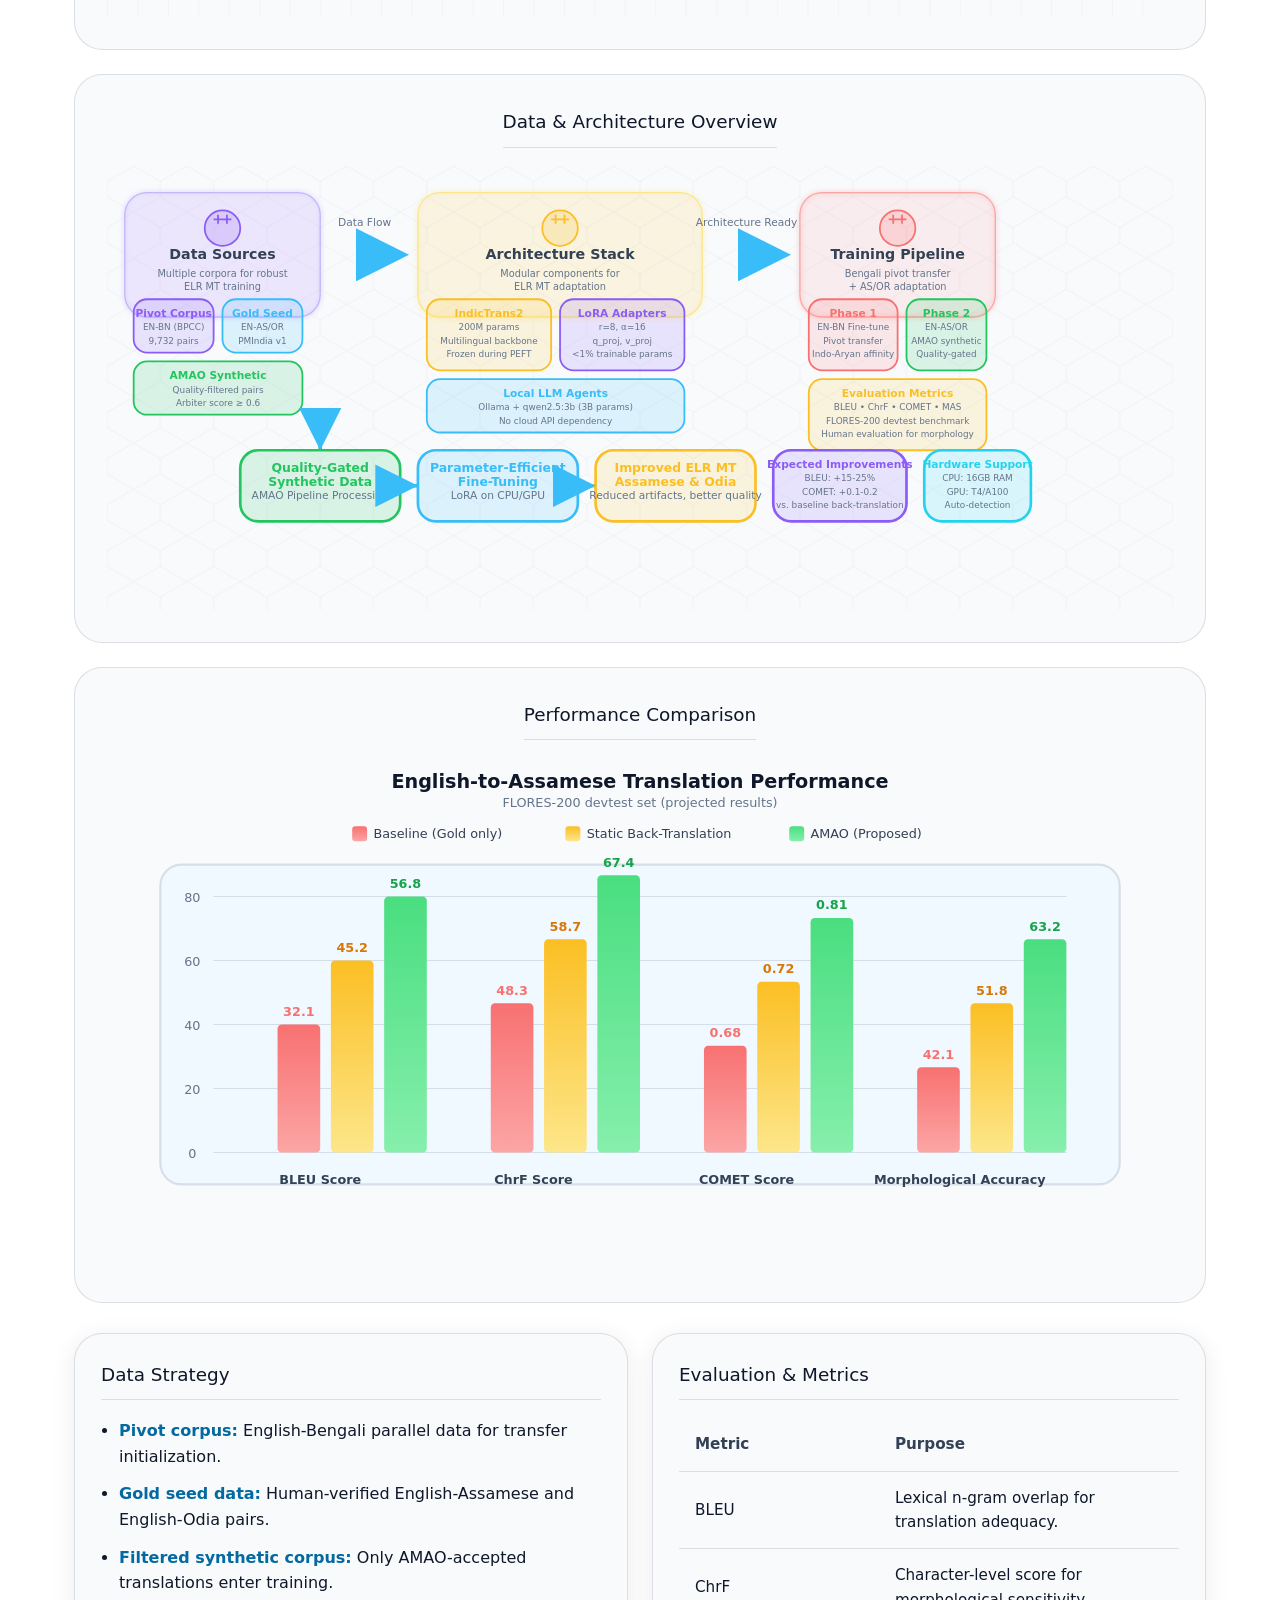
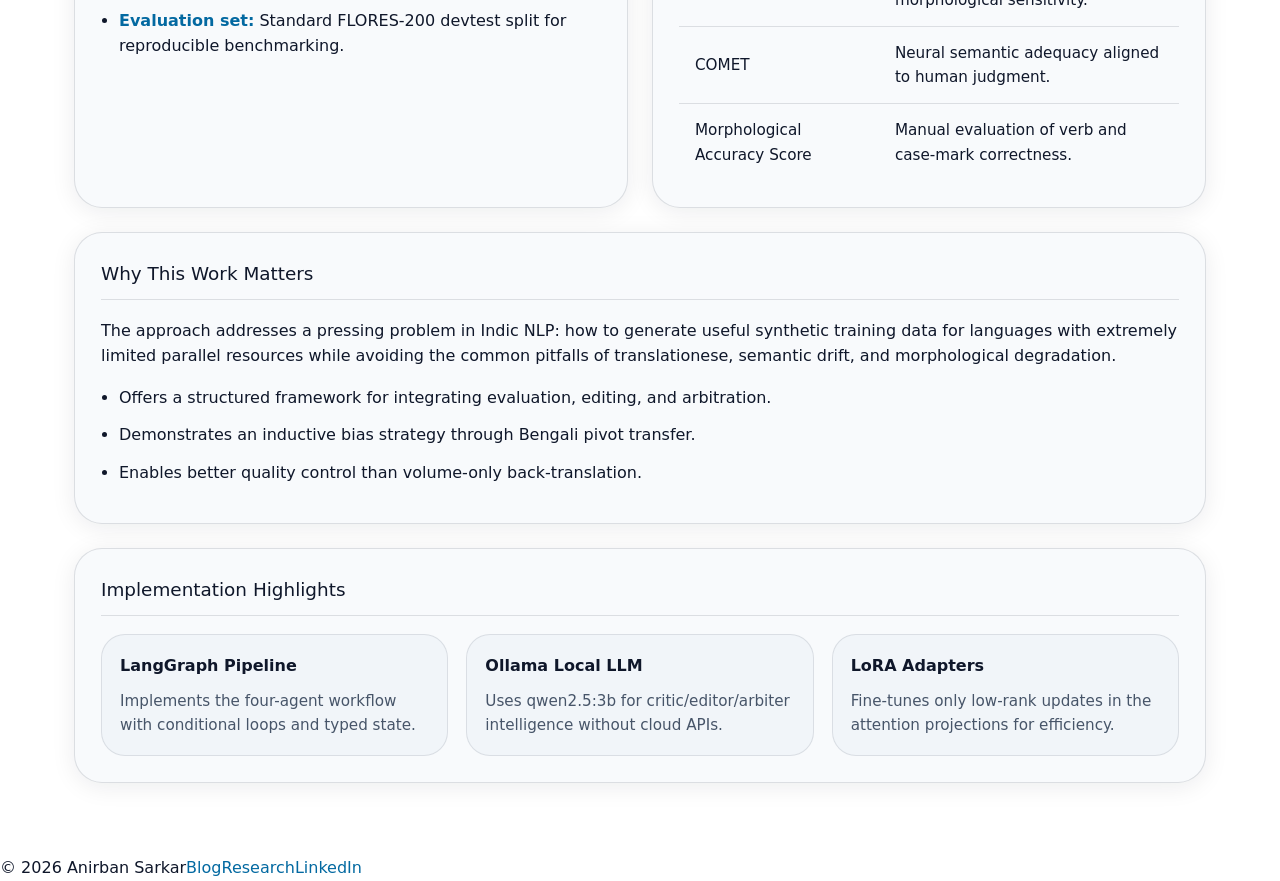
<file: research.html>
<!DOCTYPE html>
<html lang="en">
<head>
<!-- Google tag (gtag.js) -->
<script async src="https://www.googletagmanager.com/gtag/js?id=G-5BN1G2YJGX"></script>
<script>
  window.dataLayer = window.dataLayer || [];
  function gtag(){dataLayer.push(arguments);}
  gtag('js', new Date());
  gtag('config', 'G-5BN1G2YJGX');
</script>

  <meta charset="UTF-8" />
  <meta name="viewport" content="width=device-width, initial-scale=1.0" />
  <title>Research Summary | Autonomous Multi-Agent Orchestration for Indic ELR MT</title>
  <style>
    :root {
      color-scheme: light;
      --bg: #ffffff;
      --surface: #f8fafc;
      --surface-muted: #f1f5f9;
      --text: #0f172a;
      --text-muted: #475569;
      --accent: #0369a1;
      --accent-2: #7c3aed;
      --border: rgba(15, 23, 42, 0.12);
      --shadow: 0 20px 80px rgba(15, 23, 42, 0.08);
      font-family: Inter, system-ui, -apple-system, BlinkMacSystemFont, "Segoe UI", sans-serif;
    }
    * {
      box-sizing: border-box;
    }
    body {
      margin: 0;
      min-height: 100vh;
      background: #ffffff;
      color: var(--text);
      line-height: 1.6;
    }
    a { color: var(--accent); text-decoration: none; }
    .site-nav { position: sticky; top: 0; z-index: 100; background: rgba(255,255,255,.96); border-bottom: 1px solid var(--border); backdrop-filter: blur(10px); }
    .nav-inner { width: min(1180px, 100%); margin: 0 auto; padding: 12px 24px; display: flex; align-items: center; justify-content: space-between; gap: 18px; }
    .nav-brand { font-weight: 750; color: var(--text); letter-spacing: -.02em; }
    .nav-links { display: flex; align-items: center; gap: 18px; flex-wrap: wrap; }
    .nav-links a { font-size: .84rem; color: var(--text-muted); }
    .nav-links a:hover, .nav-links a.active { color: var(--accent); }
    @media(max-width:700px){ .nav-inner{align-items:flex-start;flex-direction:column}.nav-links{gap:10px 14px} }
    .page {
      width: min(1180px, 100%);
      margin: 0 auto;
      padding: 36px 24px 72px;
    }
    .hero {
      padding: 32px;
      border: 1px solid var(--border);
      border-radius: 32px;
      background: #f8fafc;
      box-shadow: var(--shadow);
      backdrop-filter: blur(12px);
    }
    .eyebrow {
      display: inline-flex;
      align-items: center;
      gap: 10px;
      font-size: 0.9rem;
      text-transform: uppercase;
      letter-spacing: 0.18em;
      color: var(--accent);
      margin-bottom: 18px;
    }
    .eyebrow::before {
      content: "Research";
    }
    h1 {
      margin: 0 0 14px;
      font-size: clamp(2.4rem, 2.1vw, 3rem);
      letter-spacing: -0.04em;
    }
    .subtitle {
      max-width: 760px;
      margin: 0;
      color: var(--text-muted);
      font-size: 1.05rem;
    }
    .badges {
      display: flex;
      flex-wrap: wrap;
      gap: 10px;
      margin-top: 24px;
    }
    .badge {
      padding: 12px 16px;
      border-radius: 999px;
      border: 1px solid rgba(15, 23, 42, 0.12);
      background: #f1f5f9;
      color: var(--text);
      font-size: 0.95rem;
      white-space: nowrap;
    }
    .grid {
      display: grid;
      gap: 24px;
      margin-top: 32px;
    }
    .grid-2 { grid-template-columns: repeat(2, minmax(0, 1fr)); }
    .grid-3 { grid-template-columns: repeat(3, minmax(0, 1fr)); }
    .card {
      padding: 26px;
      border-radius: 28px;
      background: #f8fafc;
      border: 1px solid var(--border);
      box-shadow: 0 4px 24px rgba(15, 23, 42, 0.08);
    }
    .card strong { color: var(--accent); }
    .section-title {
      display: flex;
      align-items: center;
      justify-content: space-between;
      gap: 16px;
      margin-bottom: 18px;
      font-size: 1.15rem;
      color: #0f172a;
      border-bottom: 1px solid rgba(15,23,42,0.12);
      padding-bottom: 10px;
    }
    .pill {
      display: inline-flex;
      gap: 8px;
      align-items: center;
      padding: 6px 12px;
      border-radius: 999px;
      background: #e0f2fe;
      color: var(--accent);
      font-size: 0.92rem;
      border: 1px solid rgba(3, 105, 161, 0.2);
    }
    .list { padding-left: 18px; margin: 0; }
    .list li { margin-bottom: 12px; }
    .diagram {
      width: 100%;
      min-height: 420px;
      background: #f8fafc;
      border: 1px solid var(--border);
      border-radius: 28px;
      padding: 32px;
      display: grid;
      place-items: center;
      position: relative;
      overflow: hidden;
    }
    .diagram::before {
      content: '';
      position: absolute;
      top: 0;
      left: 0;
      right: 0;
      bottom: 0;
      background: none;
      pointer-events: none;
    }
    .diagram svg {
      max-width: 100%;
      height: auto;
      position: relative;
      z-index: 1;
    }
    .feature-grid {
      display: grid;
      gap: 18px;
      grid-template-columns: repeat(auto-fit, minmax(220px, 1fr));
    }
    .feature {
      padding: 18px;
      border-radius: 24px;
      background: #f1f5f9;
      border: 1px solid rgba(15, 23, 42, 0.1);
    }
    .feature h3 {
      margin: 0 0 10px;
      font-size: 1rem;
      color: #0f172a;
    }
    .feature p { margin: 0; color: var(--text-muted); font-size: 0.95rem; }
    .cta-row {
      display: flex;
      flex-wrap: wrap;
      gap: 14px;
      margin-top: 32px;
    }
    .cta {
      display: inline-flex;
      align-items: center;
      justify-content: center;
      min-width: 190px;
      padding: 14px 18px;
      border-radius: 18px;
      border: 1px solid transparent;
      font-weight: 600;
      transition: transform .18s ease, background .18s ease;
    }
    .cta.primary {
      background: linear-gradient(135deg, #38bdf8, #818cf8);
      color: #020617;
    }
    .cta.secondary {
      background: rgba(255,255,255,0.04);
      color: var(--text);
      border-color: rgba(148, 163, 184, 0.18);
    }
    .cta:hover { transform: translateY(-1px); }
    .metrics-table {
      width: 100%;
      border-collapse: collapse;
      margin-top: 14px;
      font-size: 0.95rem;
    }
    .metrics-table th,
    .metrics-table td {
      padding: 14px 16px;
      border-bottom: 1px solid rgba(15,23,42,0.12);
      text-align: left;
    }
    .metrics-table th {
      color: #334155;
      font-weight: 600;
    }
    .metrics-table tr:last-child td { border-bottom: none; }
    .metrics-table tbody tr:hover { background: rgba(3, 105, 161, 0.04); }
    .footer {
      margin-top: 48px;
      padding-top: 22px;
      border-top: 1px solid rgba(15,23,42,0.12);
      color: var(--text-muted);
      font-size: 0.92rem;
      display: flex;
      justify-content: space-between;
      flex-wrap: wrap;
      gap: 12px;
    }
    @media (max-width: 820px) {
      .grid-2, .grid-3 { grid-template-columns: 1fr; }
      .hero { padding: 24px; }
    }
  /* unified site header */
.site-nav .nav-inner{width:100%;max-width:1560px;margin:0 auto;padding:12px 24px;display:flex;align-items:center;justify-content:space-between;gap:20px}.site-nav .brand{display:flex;align-items:center;gap:10px;flex-shrink:0;text-decoration:none;color:var(--text);font-weight:750;letter-spacing:-.02em}.site-nav .brand-avatar{width:42px;height:42px;border-radius:50%;object-fit:cover;border:1px solid var(--border)}.site-nav .nav-links{display:flex;align-items:center;gap:2px;flex-wrap:nowrap}.site-nav .nav-links a{font-size:.74rem;padding:7px 7px;white-space:nowrap;color:var(--text-muted);text-decoration:none;font-weight:650}.site-nav .nav-links a:hover{color:var(--accent)}
/* centered unified header */
.site-nav .nav-inner{width:min(1540px,calc(100% - 48px));max-width:1540px;margin:0 auto;padding:12px 0;display:flex;align-items:center;justify-content:center;gap:36px}.site-nav .brand{flex:0 0 auto}.site-nav .nav-links{display:flex;align-items:center;justify-content:center;gap:22px;flex-wrap:nowrap}.site-nav .nav-links a{padding:7px 0;white-space:nowrap}
/* final unified header spacing */
.site-nav .nav-inner{width:min(1540px,calc(100% - 48px));max-width:1540px;margin:0 auto;padding:12px 0;display:flex;align-items:center;justify-content:center;gap:18px}.site-nav .brand{flex:0 0 auto}.site-nav .nav-links{display:flex;align-items:center;justify-content:center;gap:18px;flex-wrap:nowrap}.site-nav .nav-links a{padding:7px 0;white-space:nowrap}
</style>
</head>
<body>
  <header class="site-nav"><div class="nav-inner"><a class="brand" href="index.html" aria-label="Anirban Sarkar — Home"><img src="anirban.jpg" alt="" class="brand-avatar"><span>Anirban Sarkar</span></a><nav class="nav-links" aria-label="Primary"><a href="architecture.html">Architecture</a><a href="platform-engineering.html">Platforms</a><a href="financial-services.html">Financial Services</a><a href="aidlc.html">AIDLC</a><a href="modernization.html">Modernization</a><a href="reliability.html">Reliability</a><a href="engineering-effectiveness.html">Effectiveness</a><a href="ai-engineering.html">AI Engineering</a><a href="leadership-transformation.html">Leadership &amp; Transformation</a><a href="blog.html">myBlog</a></nav></div></header>
  <main class="page">
    <section class="hero">
      <div class="eyebrow">Indic ELR MT Research</div>
      <h1>Autonomous Multi-Agent Orchestration for Extremely Low-Resource Indic Machine Translation</h1>
      <p class="subtitle">An end-to-end quality-aware synthetic data curation system for English-to-Assamese and English-to-Odia translation, leveraging local LLM agents, Bengali pivot transfer, and compute-efficient LoRA adaptation.</p>
      <div class="badges">
        <span class="badge">Indic NLP</span>
        <span class="badge">Low-Resource MT</span>
        <span class="badge">Multi-Agent AI</span>
        <span class="badge">LangGraph</span>
        <span class="badge">LoRA / PEFT</span>
      </div>
    </section>

    <section class="card" style="margin-top: 30px;">
      <div class="section-title"><span>Background &amp; Motivation</span></div>
      <p>My MTech research focuses on improving machine translation for extremely low-resource Indic languages like Assamese and Odia through innovative multi-agent AI systems.</p>

      <h4 style="margin: 20px 0 8px; color: var(--accent-2);">The Suffering of Low-Resource Languages Due to Lack of Digital Text Corpora</h4>
      <p>Extremely low-resource (ELR) Indic languages such as Assamese and Odia face severe challenges in neural machine translation (NMT) due to the chronic scarcity of high-quality parallel corpora. NMT quality directly correlates with the scale and diversity of training data, but these languages have significantly fewer resources compared to high-resource pairs like Hindi-English. This data scarcity leads to substantial performance gaps, where even moderate domain shifts cause dramatic degradation in translation quality.</p>
      <p>The lack of digital text corpora manifests in multiple ways: insufficient supervision signals for robust generalization, limited variety in training examples that prevents effective interpolation for new inputs, and an inability to capture the full linguistic richness of morphologically complex languages. Synthetic data generation through back-translation, while helpful, often introduces artifacts like literal word-order structures, semantic drift, and reduced cultural naturalness, further degrading model performance.</p>
      <p>For languages with agglutinative morphology and postpositional case systems like Assamese and Odia, these artifacts are particularly damaging. Collapsed morphological inflections, untranslated English tokens, and drifted paraphrases that don't reflect natural usage patterns compound the problem, creating a vicious cycle where poor synthetic data leads to even poorer models.</p>

      <h4 style="margin: 20px 0 8px; color: var(--accent-2);">Current Challenges in Machine Translation for ELR Indic Languages</h4>
      <p>The primary challenge is data scarcity compounded by domain imbalance. Existing Indic benchmarks show consistent large performance gaps between high-resource and ELR language pairs. Even with thousands of sentence pairs, ELR models struggle with generalization, especially when encountering out-of-domain inputs.</p>
      <p>Back-translation, the dominant augmentation strategy, introduces characteristic artifacts: word-order calques from the pivot language, collapsed verb conjugations and case markers, and semantically drifted outputs that lack cultural grounding. For morphologically rich languages, these artifacts pose severe quality issues, as critical grammatical information is lost or distorted.</p>
      <p>Direct translation approaches suffer from extremely limited supervision, making it difficult to learn robust representations. Hardware constraints in academic settings further limit the ability to train large models, while the computational cost of generating and filtering synthetic data adds another layer of complexity.</p>
      <p>Quality control mechanisms are inadequate; existing filtering based on cross-lingual similarity scores captures volume but not linguistic fidelity or pragmatic naturalness. This results in noisy corpora that propagate errors through the learned representations of downstream models.</p>

      <h4 style="margin: 20px 0 8px; color: var(--accent-2);">Objective of the Research Work</h4>
      <p>The research aims to develop an autonomous multi-agent orchestration framework (AMAO) for quality-aware synthetic data curation in ELR Indic machine translation. The objective is to overcome data scarcity limitations by generating high-quality synthetic parallel corpora that preserve linguistic fidelity and cultural naturalness, enabling robust NMT models for low-resource Indic languages like Assamese and Odia.</p>

      <h4 style="margin: 20px 0 8px; color: var(--accent-2);">Expected Outcomes and Impact</h4>
      <p>The research expects AMAO to outperform static back-translation by producing cleaner synthetic corpora free of low-quality artifacts. This will enable more reliable NMT models for ELR Indic languages, supporting digital inclusion and preserving linguistic diversity in the NLP world.</p>
      <p>Broader impact includes methodological contributions to multi-agent translation workflows, parameter-efficient adaptation techniques, and quality-gated synthetic data curation frameworks applicable to other low-resource language pairs.</p>
    </section>

    <div class="grid grid-2" style="margin-top: 30px;">
      <article class="card">
        <div class="section-title"><span>Project Snapshot</span></div>
        <p>AMAO is an autonomous, locally hosted pipeline designed to improve translation quality for very low-resource Indic languages by filtering synthetic data through four role-specialized agents.</p>
        <ul class="list">
          <li>Target languages: Assamese, Odia</li>
          <li>Backbone model: IndicTrans2 (English → Indic)</li>
          <li>Local LLM backend: Ollama + qwen2.5:3b</li>
          <li>PEFT strategy: LoRA adapters for compute efficiency</li>
        </ul>
      </article>
      <article class="card">
        <div class="section-title"><span>Research Goals</span></div>
        <ul class="list">
          <li>Reduce translation artifacts in synthetic parallel corpora</li>
          <li>Retain only high-quality English-to-Assamese / English-to-Odia pairs</li>
          <li>Use linguistic transfer from Bengali to accelerate adaptation</li>
          <li>Enable research on resource-constrained academic hardware</li>
        </ul>
      </article>
    </div>

    <section class="card" style="margin-top: 24px;">
      <div class="section-title"><span>Core Contributions</span></div>
      <div class="feature-grid">
        <div class="feature">
          <h3>Multi-Agent Quality Gate</h3>
          <p>A four-agent pipeline automatically accepts, revises, or rejects synthetic translations to avoid noisy augmentation artifacts.</p>
        </div>
        <div class="feature">
          <h3>Bengali Pivot Transfer</h3>
          <p>Leverages Indo-Aryan affinity to bootstrap Assamese/Odia adaptation through English-Bengali fine-tuning.</p>
        </div>
        <div class="feature">
          <h3>Local LLM Evaluation</h3>
          <p>Uses a local Ollama-hosted qwen2.5:3b model for evaluation and editing, avoiding cloud dependency.</p>
        </div>
        <div class="feature">
          <h3>LoRA-Based PEFT</h3>
          <p>Maintains a frozen backbone while training low-rank adapter weights for lightweight fine-tuning.</p>
        </div>
      </div>
    </section>

    <section class="diagram">
      <div class="section-title" style="margin-bottom: 18px;"><span>AMAO Process Diagram</span></div>
      <svg viewBox="0 0 1400 600" aria-hidden="true">
        <defs>
          <linearGradient id="grad" x1="0%" y1="0%" x2="100%" y2="100%">
            <stop offset="0%" stop-color="#0ea5e9" />
            <stop offset="100%" stop-color="#8b5cf6" />
          </linearGradient>
          <linearGradient id="cardGrad" x1="0%" y1="0%" x2="100%" y2="100%">
            <stop offset="0%" stop-color="#f1f5f9" />
            <stop offset="100%" stop-color="#ffffff" />
          </linearGradient>
          <filter id="glow">
            <feGaussianBlur stdDeviation="4" result="coloredBlur"/>
            <feMerge> 
              <feMergeNode in="coloredBlur"/>
              <feMergeNode in="SourceGraphic"/>
            </feMerge>
          </filter>
          <filter id="shadow">
            <feDropShadow dx="2" dy="4" stdDeviation="3" flood-color="rgba(0,0,0,0.3)"/>
          </filter>
        </defs>

        <!-- Background Grid -->
        <pattern id="grid" width="40" height="40" patternUnits="userSpaceOnUse">
          <path d="M 40 0 L 0 0 0 40" fill="none" stroke="rgba(100,116,139,0.12)" stroke-width="1"/>
        </pattern>
        <rect width="1400" height="600" fill="url(#grid)" />

        <!-- Input Section -->
        <rect x="20" y="50" width="140" height="80" rx="25" fill="rgba(56,189,248,0.15)" stroke="#38bdf8" stroke-width="2" filter="url(#shadow)" />
        <circle cx="90" cy="85" r="15" fill="rgba(56,189,248,0.3)" stroke="#38bdf8" stroke-width="2" />
        <path d="M80 75 L90 90 L100 75 M90 90 L90 100" stroke="#38bdf8" stroke-width="2" fill="none" />
        <text x="90" y="125" text-anchor="middle" font-size="14" fill="#38bdf8" font-weight="600">English Input</text>
        <text x="90" y="140" text-anchor="middle" font-size="11" fill="#64748b">FLORES-200 sentences</text>

        <!-- Translator Agent -->
        <rect x="180" y="20" width="160" height="140" rx="20" fill="url(#cardGrad)" stroke="rgba(56,189,248,0.4)" stroke-width="3" filter="url(#glow)" />
        <circle cx="260" cy="60" r="18" fill="rgba(56,189,248,0.2)" stroke="#38bdf8" stroke-width="2" />
        <path d="M250 50 L260 65 L270 50 M260 65 L260 75" stroke="#38bdf8" stroke-width="2" fill="none" />
        <text x="260" y="95" text-anchor="middle" font-size="15" fill="#334155" font-weight="700">Translator Agent</text>
        <text x="260" y="115" text-anchor="middle" font-size="11" fill="#64748b">IndicTrans2 EN→Indic</text>
        <text x="260" y="130" text-anchor="middle" font-size="11" fill="#64748b">200M parameters</text>
        <!-- Sub-details -->
        <rect x="190" y="140" width="140" height="20" rx="10" fill="rgba(56,189,248,0.1)" stroke="#38bdf8" stroke-width="1" />
        <text x="260" y="153" text-anchor="middle" font-size="10" fill="#38bdf8">Language tags: eng_Latn → asm_Beng</text>

        <!-- Arrow to Critic -->
        <path d="M340 90 L420 90" stroke="url(#grad)" stroke-width="4" fill="none" marker-end="url(#arrow)" />
        <text x="380" y="75" text-anchor="middle" font-size="12" fill="#64748b">Initial Translation</text>

        <!-- Cultural Critic Agent -->
        <rect x="430" y="20" width="160" height="140" rx="20" fill="url(#cardGrad)" stroke="rgba(139,92,246,0.4)" stroke-width="3" filter="url(#glow)" />
        <circle cx="510" cy="60" r="18" fill="rgba(139,92,246,0.2)" stroke="#8b5cf6" stroke-width="2" />
        <path d="M500 50 L520 50 M510 50 L510 70 M500 70 L520 70" stroke="#8b5cf6" stroke-width="2" fill="none" />
        <text x="510" y="95" text-anchor="middle" font-size="15" fill="#334155" font-weight="700">Cultural Critic</text>
        <text x="510" y="115" text-anchor="middle" font-size="11" fill="#64748b">LLM Evaluation</text>
        <text x="510" y="130" text-anchor="middle" font-size="11" fill="#64748b">qwen2.5:3b via Ollama</text>
        <!-- Sub-details -->
        <rect x="440" y="140" width="140" height="40" rx="10" fill="rgba(139,92,246,0.1)" stroke="#8b5cf6" stroke-width="1" />
        <text x="510" y="153" text-anchor="middle" font-size="9" fill="#8b5cf6">TRANSLATIONESE: &lt;desc&gt;</text>
        <text x="510" y="165" text-anchor="middle" font-size="9" fill="#8b5cf6">SEMANTIC_DRIFT: &lt;score&gt;</text>
        <text x="510" y="177" text-anchor="middle" font-size="9" fill="#8b5cf6">MORPHOLOGY: &lt;errors&gt;</text>

        <!-- Arrow to Editor -->
        <path d="M590 90 L670 90" stroke="url(#grad)" stroke-width="4" fill="none" marker-end="url(#arrow)" />
        <text x="630" y="75" text-anchor="middle" font-size="12" fill="#64748b">Structured Feedback</text>

        <!-- Linguistic Editor Agent -->
        <rect x="680" y="20" width="160" height="140" rx="20" fill="url(#cardGrad)" stroke="rgba(34,197,94,0.4)" stroke-width="3" filter="url(#glow)" />
        <circle cx="760" cy="60" r="18" fill="rgba(34,197,94,0.2)" stroke="#22c55e" stroke-width="2" />
        <path d="M750 55 L770 55 M755 50 L755 60 M765 50 L765 60" stroke="#22c55e" stroke-width="2" fill="none" />
        <text x="760" y="95" text-anchor="middle" font-size="15" fill="#334155" font-weight="700">Linguistic Editor</text>
        <text x="760" y="115" text-anchor="middle" font-size="11" fill="#64748b">Correction Engine</text>
        <text x="760" y="130" text-anchor="middle" font-size="11" fill="#64748b">Ollama qwen2.5:3b</text>
        <!-- Sub-details -->
        <rect x="690" y="140" width="140" height="30" rx="10" fill="rgba(34,197,94,0.1)" stroke="#22c55e" stroke-width="1" />
        <text x="760" y="153" text-anchor="middle" font-size="9" fill="#22c55e">Input: translation + feedback</text>
        <text x="760" y="165" text-anchor="middle" font-size="9" fill="#22c55e">Output: corrected Assamese</text>

        <!-- Arrow to Arbiter -->
        <path d="M840 90 L920 90" stroke="url(#grad)" stroke-width="4" fill="none" marker-end="url(#arrow)" />
        <text x="880" y="75" text-anchor="middle" font-size="12" fill="#64748b">Edited Translation</text>

        <!-- Arbiter Agent -->
        <rect x="930" y="20" width="160" height="140" rx="20" fill="url(#cardGrad)" stroke="rgba(251,191,36,0.4)" stroke-width="3" filter="url(#glow)" />
        <circle cx="1010" cy="60" r="18" fill="rgba(251,191,36,0.2)" stroke="#fbbf24" stroke-width="2" />
        <path d="M1000 55 L1020 55 M1005 50 L1005 60 M1015 50 L1015 60" stroke="#fbbf24" stroke-width="2" fill="none" />
        <text x="1010" y="95" text-anchor="middle" font-size="15" fill="#334155" font-weight="700">Arbiter Agent</text>
        <text x="1010" y="115" text-anchor="middle" font-size="11" fill="#64748b">Quality Scoring</text>
        <text x="1010" y="130" text-anchor="middle" font-size="11" fill="#64748b">Decision Engine</text>
        <!-- Sub-details -->
        <rect x="940" y="140" width="140" height="40" rx="10" fill="rgba(251,191,36,0.1)" stroke="#fbbf24" stroke-width="1" />
        <text x="1010" y="153" text-anchor="middle" font-size="9" fill="#fbbf24">SCORE: &lt;0.0-1.0&gt;</text>
        <text x="1010" y="165" text-anchor="middle" font-size="9" fill="#fbbf24">DECISION: ACCEPT/REVISE/REJECT</text>
        <text x="1010" y="177" text-anchor="middle" font-size="9" fill="#fbbf24">Threshold: ≥0.6 ACCEPT</text>

        <!-- Decision Paths -->
        <!-- ACCEPT Path -->
        <path d="M1090 90 L1180 90 L1180 250 L200 250 L200 320" stroke="rgba(34,197,94,0.7)" stroke-width="5" fill="none" marker-end="url(#arrow)" />
        <text x="680" y="270" text-anchor="middle" font-size="14" fill="#22c55e" font-weight="600">ACCEPT Path → Synthetic Corpus</text>
        <text x="680" y="285" text-anchor="middle" font-size="12" fill="#64748b">High-quality pairs for training</text>

        <!-- REVISE Loop -->
        <path d="M1010 200 L1010 280 L510 280 L510 200" stroke="rgba(251,191,36,0.7)" stroke-width="5" fill="none" marker-end="url(#arrow)" stroke-dasharray="10,5" />
        <text x="760" y="300" text-anchor="middle" font-size="14" fill="#fbbf24" font-weight="600">REVISE Loop (Max 2 rounds)</text>
        <text x="760" y="315" text-anchor="middle" font-size="12" fill="#64748b">0.4 ≤ score < 0.6 → Critic again</text>

        <!-- REJECT Path -->
        <path d="M1010 200 L1010 350 L1300 350" stroke="rgba(239,68,68,0.7)" stroke-width="5" fill="none" marker-end="url(#arrow)" />
        <text x="1155" y="370" text-anchor="middle" font-size="14" fill="#f87171" font-weight="600">REJECT Path</text>
        <text x="1155" y="385" text-anchor="middle" font-size="12" fill="#64748b">score < 0.4 → Discard</text>

        <!-- Hardware Indicators -->
        <rect x="50" y="200" width="100" height="60" rx="15" fill="rgba(56,189,248,0.1)" stroke="#38bdf8" stroke-width="2" />
        <text x="100" y="220" text-anchor="middle" font-size="12" fill="#38bdf8" font-weight="600">Hardware</text>
        <text x="100" y="235" text-anchor="middle" font-size="10" fill="#64748b">CPU: fp32</text>
        <text x="100" y="250" text-anchor="middle" font-size="10" fill="#64748b">GPU: fp16</text>

        <!-- Metrics Display -->
        <rect x="50" y="280" width="100" height="80" rx="15" fill="rgba(251,191,36,0.1)" stroke="#fbbf24" stroke-width="2" />
        <text x="100" y="300" text-anchor="middle" font-size="12" fill="#fbbf24" font-weight="600">Metrics</text>
        <text x="100" y="315" text-anchor="middle" font-size="9" fill="#64748b">BLEU ↑</text>
        <text x="100" y="330" text-anchor="middle" font-size="9" fill="#64748b">ChrF ↑</text>
        <text x="100" y="345" text-anchor="middle" font-size="9" fill="#64748b">COMET ↑</text>

        <!-- Final Output -->
        <rect x="200" y="350" width="200" height="90" rx="20" fill="rgba(34,197,94,0.15)" stroke="#22c55e" stroke-width="3" filter="url(#shadow)" />
        <text x="300" y="371" text-anchor="middle" font-size="14" fill="#22c55e" font-weight="700">High-Quality</text>
        <text x="300" y="388" text-anchor="middle" font-size="14" fill="#22c55e" font-weight="700">Synthetic Corpus</text>
        <text x="300" y="404" text-anchor="middle" font-size="11" fill="#64748b">Filtered EN-AS/OR pairs</text>
        <text x="300" y="418" text-anchor="middle" font-size="11" fill="#64748b">Ready for LoRA fine-tuning</text>

        <!-- Progress Indicator -->
        <rect x="450" y="350" width="150" height="40" rx="20" fill="rgba(139,92,246,0.1)" stroke="#8b5cf6" stroke-width="2" />
        <text x="525" y="370" text-anchor="middle" font-size="12" fill="#8b5cf6" font-weight="600">Acceptance Rate</text>
        <rect x="460" y="375" width="80" height="8" rx="4" fill="rgba(139,92,246,0.2)" stroke="#8b5cf6" stroke-width="1" />
        <rect x="460" y="375" width="60" height="8" rx="4" fill="#8b5cf6" />
        <text x="500" y="390" text-anchor="middle" font-size="10" fill="#8b5cf6">75% (est.)</text>

        <defs>
          <marker id="arrow" markerWidth="14" markerHeight="14" refX="14" refY="7" orient="auto" markerUnits="strokeWidth">
            <path d="M0 0 L14 7 L0 14 Z" fill="#38bdf8" />
          </marker>
        </defs>
      </svg>
    </section>

    <section class="diagram" style="margin-top: 24px;">
      <div class="section-title" style="margin-bottom: 18px;"><span>Data & Architecture Overview</span></div>
      <svg viewBox="0 0 1200 500" aria-hidden="true">
        <defs>
          <linearGradient id="dataGrad" x1="0%" y1="0%" x2="100%" y2="100%">
            <stop offset="0%" stop-color="#8b5cf6" />
            <stop offset="100%" stop-color="#f472b6" />
          </linearGradient>
          <linearGradient id="archGrad" x1="0%" y1="0%" x2="100%" y2="100%">
            <stop offset="0%" stop-color="#fbbf24" />
            <stop offset="100%" stop-color="#f87171" />
          </linearGradient>
          <linearGradient id="flowGrad" x1="0%" y1="0%" x2="100%" y2="100%">
            <stop offset="0%" stop-color="#22d3ee" />
            <stop offset="100%" stop-color="#60a5fa" />
          </linearGradient>
          <filter id="cardGlow">
            <feGaussianBlur stdDeviation="3" result="coloredBlur"/>
            <feMerge> 
              <feMergeNode in="coloredBlur"/>
              <feMergeNode in="SourceGraphic"/>
            </feMerge>
          </filter>
        </defs>

        <!-- Background Pattern -->
        <pattern id="hexGrid" width="60" height="52" patternUnits="userSpaceOnUse">
          <path d="M30 0 L60 17.32 L60 34.64 L30 52 L0 34.64 L0 17.32 Z" fill="none" stroke="rgba(100,116,139,0.08)" stroke-width="1"/>
        </pattern>
        <rect width="1200" height="500" fill="url(#hexGrid)" />

        <!-- Data Sources Section -->
        <rect x="20" y="30" width="220" height="140" rx="25" fill="rgba(139,92,246,0.06)" stroke="#c4b5fd" stroke-width="1.5" filter="url(#cardGlow)" />
        <circle cx="130" cy="70" r="20" fill="rgba(139,92,246,0.2)" stroke="#8b5cf6" stroke-width="2" />
        <path d="M120 60 L140 60 M125 55 L125 65 M135 55 L135 65" stroke="#8b5cf6" stroke-width="2" fill="none" />
        <text x="130" y="105" text-anchor="middle" font-size="16" fill="#334155" font-weight="700">Data Sources</text>
        <text x="130" y="125" text-anchor="middle" font-size="11" fill="#64748b">Multiple corpora for robust</text>
        <text x="130" y="140" text-anchor="middle" font-size="11" fill="#64748b">ELR MT training</text>

        <!-- Detailed Data Breakdown -->
        <rect x="30" y="150" width="90" height="60" rx="15" fill="rgba(139,92,246,0.15)" stroke="#8b5cf6" stroke-width="2" />
        <text x="75" y="170" text-anchor="middle" font-size="12" fill="#8b5cf6" font-weight="600">Pivot Corpus</text>
        <text x="75" y="185" text-anchor="middle" font-size="10" fill="#64748b">EN-BN (BPCC)</text>
        <text x="75" y="200" text-anchor="middle" font-size="10" fill="#64748b">9,732 pairs</text>

        <rect x="130" y="150" width="90" height="60" rx="15" fill="rgba(56,189,248,0.15)" stroke="#38bdf8" stroke-width="2" />
        <text x="175" y="170" text-anchor="middle" font-size="12" fill="#38bdf8" font-weight="600">Gold Seed</text>
        <text x="175" y="185" text-anchor="middle" font-size="10" fill="#64748b">EN-AS/OR</text>
        <text x="175" y="200" text-anchor="middle" font-size="10" fill="#64748b">PMIndia v1</text>

        <rect x="30" y="220" width="190" height="60" rx="15" fill="rgba(34,197,94,0.15)" stroke="#22c55e" stroke-width="2" />
        <text x="125" y="240" text-anchor="middle" font-size="12" fill="#22c55e" font-weight="600">AMAO Synthetic</text>
        <text x="125" y="255" text-anchor="middle" font-size="10" fill="#64748b">Quality-filtered pairs</text>
        <text x="125" y="270" text-anchor="middle" font-size="10" fill="#64748b">Arbiter score ≥ 0.6</text>

        <!-- Arrow to Architecture -->
        <text x="290" y="68" text-anchor="middle" font-size="12" fill="#64748b">Data Flow</text>
        <path d="M240 100 L340 100" stroke="url(#dataGrad)" stroke-width="5" fill="none" marker-end="url(#arrow2)" />

        <!-- Architecture Section -->
        <rect x="350" y="30" width="320" height="140" rx="25" fill="rgba(251,191,36,0.06)" stroke="#fde68a" stroke-width="1.5" filter="url(#cardGlow)" />
        <circle cx="510" cy="70" r="20" fill="rgba(251,191,36,0.2)" stroke="#fbbf24" stroke-width="2" />
        <path d="M500 60 L520 60 M505 55 L505 65 M515 55 L515 65" stroke="#fbbf24" stroke-width="2" fill="none" />
        <text x="510" y="105" text-anchor="middle" font-size="16" fill="#334155" font-weight="700">Architecture Stack</text>
        <text x="510" y="125" text-anchor="middle" font-size="11" fill="#64748b">Modular components for</text>
        <text x="510" y="140" text-anchor="middle" font-size="11" fill="#64748b">ELR MT adaptation</text>

        <!-- Architecture Details -->
        <rect x="360" y="150" width="140" height="80" rx="15" fill="rgba(251,191,36,0.15)" stroke="#fbbf24" stroke-width="2" />
        <text x="430" y="170" text-anchor="middle" font-size="12" fill="#fbbf24" font-weight="600">IndicTrans2</text>
        <text x="430" y="185" text-anchor="middle" font-size="10" fill="#64748b">200M params</text>
        <text x="430" y="200" text-anchor="middle" font-size="10" fill="#64748b">Multilingual backbone</text>
        <text x="430" y="215" text-anchor="middle" font-size="10" fill="#64748b">Frozen during PEFT</text>

        <rect x="510" y="150" width="140" height="80" rx="15" fill="rgba(139,92,246,0.15)" stroke="#8b5cf6" stroke-width="2" />
        <text x="580" y="170" text-anchor="middle" font-size="12" fill="#8b5cf6" font-weight="600">LoRA Adapters</text>
        <text x="580" y="185" text-anchor="middle" font-size="10" fill="#64748b">r=8, α=16</text>
        <text x="580" y="200" text-anchor="middle" font-size="10" fill="#64748b">q_proj, v_proj</text>
        <text x="580" y="215" text-anchor="middle" font-size="10" fill="#64748b"><1% trainable params</text>

        <rect x="360" y="240" width="290" height="60" rx="15" fill="rgba(56,189,248,0.15)" stroke="#38bdf8" stroke-width="2" />
        <text x="505" y="260" text-anchor="middle" font-size="12" fill="#38bdf8" font-weight="600">Local LLM Agents</text>
        <text x="505" y="275" text-anchor="middle" font-size="10" fill="#64748b">Ollama + qwen2.5:3b (3B params)</text>
        <text x="505" y="290" text-anchor="middle" font-size="10" fill="#64748b">No cloud API dependency</text>

        <!-- Arrow to Training -->
        <text x="720" y="68" text-anchor="middle" font-size="12" fill="#64748b">Architecture Ready</text>
        <path d="M670 100 L770 100" stroke="url(#archGrad)" stroke-width="5" fill="none" marker-end="url(#arrow2)" />

        <!-- Training & Evaluation Section -->
        <rect x="780" y="30" width="220" height="140" rx="25" fill="rgba(248,113,113,0.06)" stroke="#fca5a5" stroke-width="1.5" filter="url(#cardGlow)" />
        <circle cx="890" cy="70" r="20" fill="rgba(248,113,113,0.2)" stroke="#f87171" stroke-width="2" />
        <path d="M880 60 L900 60 M885 55 L885 65 M895 55 L895 65" stroke="#f87171" stroke-width="2" fill="none" />
        <text x="890" y="105" text-anchor="middle" font-size="16" fill="#334155" font-weight="700">Training Pipeline</text>
        <text x="890" y="125" text-anchor="middle" font-size="11" fill="#64748b">Bengali pivot transfer</text>
        <text x="890" y="140" text-anchor="middle" font-size="11" fill="#64748b">+ AS/OR adaptation</text>

        <!-- Training Details -->
        <rect x="790" y="150" width="100" height="80" rx="15" fill="rgba(248,113,113,0.15)" stroke="#f87171" stroke-width="2" />
        <text x="840" y="170" text-anchor="middle" font-size="12" fill="#f87171" font-weight="600">Phase 1</text>
        <text x="840" y="185" text-anchor="middle" font-size="10" fill="#64748b">EN-BN Fine-tune</text>
        <text x="840" y="200" text-anchor="middle" font-size="10" fill="#64748b">Pivot transfer</text>
        <text x="840" y="215" text-anchor="middle" font-size="10" fill="#64748b">Indo-Aryan affinity</text>

        <rect x="900" y="150" width="90" height="80" rx="15" fill="rgba(34,197,94,0.15)" stroke="#22c55e" stroke-width="2" />
        <text x="945" y="170" text-anchor="middle" font-size="12" fill="#22c55e" font-weight="600">Phase 2</text>
        <text x="945" y="185" text-anchor="middle" font-size="10" fill="#64748b">EN-AS/OR</text>
        <text x="945" y="200" text-anchor="middle" font-size="10" fill="#64748b">AMAO synthetic</text>
        <text x="945" y="215" text-anchor="middle" font-size="10" fill="#64748b">Quality-gated</text>

        <!-- Evaluation Metrics -->
        <rect x="790" y="240" width="200" height="80" rx="15" fill="rgba(251,191,36,0.15)" stroke="#fbbf24" stroke-width="2" />
        <text x="890" y="260" text-anchor="middle" font-size="12" fill="#fbbf24" font-weight="600">Evaluation Metrics</text>
        <text x="890" y="275" text-anchor="middle" font-size="10" fill="#64748b">BLEU • ChrF • COMET • MAS</text>
        <text x="890" y="290" text-anchor="middle" font-size="10" fill="#64748b">FLORES-200 devtest benchmark</text>
        <text x="890" y="305" text-anchor="middle" font-size="10" fill="#64748b">Human evaluation for morphology</text>

        <!-- Bottom Process Flow -->
        <rect x="150" y="320" width="180" height="80" rx="20" fill="rgba(34,197,94,0.15)" stroke="#22c55e" stroke-width="3" />
        <text x="240" y="345" text-anchor="middle" font-size="14" fill="#22c55e" font-weight="600">Quality-Gated</text>
        <text x="240" y="360" text-anchor="middle" font-size="14" fill="#22c55e" font-weight="600">Synthetic Data</text>
        <text x="240" y="375" text-anchor="middle" font-size="12" fill="#64748b">AMAO Pipeline Processing</text>

        <rect x="350" y="320" width="180" height="80" rx="20" fill="rgba(56,189,248,0.15)" stroke="#38bdf8" stroke-width="3" />
        <text x="440" y="345" text-anchor="middle" font-size="14" fill="#38bdf8" font-weight="600">Parameter-Efficient</text>
        <text x="440" y="360" text-anchor="middle" font-size="14" fill="#38bdf8" font-weight="600">Fine-Tuning</text>
        <text x="440" y="375" text-anchor="middle" font-size="12" fill="#64748b">LoRA on CPU/GPU</text>

        <rect x="550" y="320" width="180" height="80" rx="20" fill="rgba(251,191,36,0.15)" stroke="#fbbf24" stroke-width="3" />
        <text x="640" y="345" text-anchor="middle" font-size="14" fill="#fbbf24" font-weight="600">Improved ELR MT</text>
        <text x="640" y="360" text-anchor="middle" font-size="14" fill="#fbbf24" font-weight="600">Assamese & Odia</text>
        <text x="640" y="375" text-anchor="middle" font-size="12" fill="#64748b">Reduced artifacts, better quality</text>

        <!-- Performance Indicators -->
        <rect x="750" y="320" width="150" height="80" rx="20" fill="rgba(139,92,246,0.15)" stroke="#8b5cf6" stroke-width="3" />
        <text x="825" y="340" text-anchor="middle" font-size="12" fill="#8b5cf6" font-weight="600">Expected Improvements</text>
        <text x="825" y="355" text-anchor="middle" font-size="10" fill="#64748b">BLEU: +15-25%</text>
        <text x="825" y="370" text-anchor="middle" font-size="10" fill="#64748b">COMET: +0.1-0.2</text>
        <text x="825" y="385" text-anchor="middle" font-size="10" fill="#64748b">vs. baseline back-translation</text>

        <!-- Connecting Arrows -->
        <path d="M240 300 L240 320" stroke="#22c55e" stroke-width="4" fill="none" marker-end="url(#arrow2)" />
        <path d="M330 360 L350 360" stroke="#38bdf8" stroke-width="4" fill="none" marker-end="url(#arrow2)" />
        <path d="M530 360 L550 360" stroke="#fbbf24" stroke-width="4" fill="none" marker-end="url(#arrow2)" />

        <!-- Hardware Compatibility -->
        <rect x="920" y="320" width="120" height="80" rx="20" fill="rgba(34,211,238,0.15)" stroke="#22d3ee" stroke-width="3" />
        <text x="980" y="340" text-anchor="middle" font-size="12" fill="#22d3ee" font-weight="600">Hardware Support</text>
        <text x="980" y="355" text-anchor="middle" font-size="10" fill="#64748b">CPU: 16GB RAM</text>
        <text x="980" y="370" text-anchor="middle" font-size="10" fill="#64748b">GPU: T4/A100</text>
        <text x="980" y="385" text-anchor="middle" font-size="10" fill="#64748b">Auto-detection</text>

        <defs>
          <marker id="arrow2" markerWidth="12" markerHeight="12" refX="12" refY="6" orient="auto" markerUnits="strokeWidth">
            <path d="M0 0 L12 6 L0 12 Z" fill="#38bdf8" />
          </marker>
        </defs>
      </svg>
    </section>

    <section class="diagram" style="margin-top: 24px;">
      <div class="section-title" style="margin-bottom: 18px;"><span>Performance Comparison</span></div>
      <svg viewBox="0 0 1000 480" aria-hidden="true">
        <defs>
          <linearGradient id="barGrad1" x1="0%" y1="0%" x2="0%" y2="100%">
            <stop offset="0%" stop-color="#f87171" />
            <stop offset="100%" stop-color="#fca5a5" />
          </linearGradient>
          <linearGradient id="barGrad2" x1="0%" y1="0%" x2="0%" y2="100%">
            <stop offset="0%" stop-color="#fbbf24" />
            <stop offset="100%" stop-color="#fde68a" />
          </linearGradient>
          <linearGradient id="barGrad3" x1="0%" y1="0%" x2="0%" y2="100%">
            <stop offset="0%" stop-color="#4ade80" />
            <stop offset="100%" stop-color="#86efac" />
          </linearGradient>
        </defs>
        <g transform="translate(0,10)">
        <!-- Title -->
        <text x="500" y="18" text-anchor="middle" font-size="18" fill="#0f172a" font-weight="700">English-to-Assamese Translation Performance</text>
        <text x="500" y="36" text-anchor="middle" font-size="12" fill="#64748b">FLORES-200 devtest set (projected results)</text>

        <!-- Legend (centered row, below title) -->
        <rect x="230" y="54" width="14" height="14" rx="3" fill="url(#barGrad1)" />
        <text x="250" y="65" font-size="12" fill="#334155">Baseline (Gold only)</text>
        <rect x="430" y="54" width="14" height="14" rx="3" fill="url(#barGrad2)" />
        <text x="450" y="65" font-size="12" fill="#334155">Static Back-Translation</text>
        <rect x="640" y="54" width="14" height="14" rx="3" fill="url(#barGrad3)" />
        <text x="660" y="65" font-size="12" fill="#334155">AMAO (Proposed)</text>

        <!-- Chart Background -->
        <rect x="50" y="90" width="900" height="300" rx="20" fill="#f0f9ff" stroke="rgba(100,116,139,0.2)" stroke-width="2" />

        <!-- Grid Lines -->
        <line x1="100" y1="360" x2="900" y2="360" stroke="rgba(100,116,139,0.2)" stroke-width="1" />
        <line x1="100" y1="300" x2="900" y2="300" stroke="rgba(100,116,139,0.2)" stroke-width="1" />
        <line x1="100" y1="240" x2="900" y2="240" stroke="rgba(100,116,139,0.2)" stroke-width="1" />
        <line x1="100" y1="180" x2="900" y2="180" stroke="rgba(100,116,139,0.2)" stroke-width="1" />
        <line x1="100" y1="120" x2="900" y2="120" stroke="rgba(100,116,139,0.2)" stroke-width="1" />

        <!-- Y-axis Labels -->
        <text x="80" y="365" text-anchor="middle" font-size="12" fill="#64748b">0</text>
        <text x="80" y="305" text-anchor="middle" font-size="12" fill="#64748b">20</text>
        <text x="80" y="245" text-anchor="middle" font-size="12" fill="#64748b">40</text>
        <text x="80" y="185" text-anchor="middle" font-size="12" fill="#64748b">60</text>
        <text x="80" y="125" text-anchor="middle" font-size="12" fill="#64748b">80</text>

        <!-- X-axis Labels -->
        <text x="200" y="390" text-anchor="middle" font-size="12" fill="#334155" font-weight="600">BLEU Score</text>
        <text x="400" y="390" text-anchor="middle" font-size="12" fill="#334155" font-weight="600">ChrF Score</text>
        <text x="600" y="390" text-anchor="middle" font-size="12" fill="#334155" font-weight="600">COMET Score</text>
        <text x="800" y="390" text-anchor="middle" font-size="12" fill="#334155" font-weight="600">Morphological Accuracy</text>

        <!-- BLEU Bars -->
        <rect x="160" y="240" width="40" height="120" fill="url(#barGrad1)" rx="4" />
        <text x="180" y="232" text-anchor="middle" font-size="12" fill="#f87171" font-weight="600">32.1</text>

        <rect x="210" y="180" width="40" height="180" fill="url(#barGrad2)" rx="4" />
        <text x="230" y="172" text-anchor="middle" font-size="12" fill="#d97706" font-weight="600">45.2</text>

        <rect x="260" y="120" width="40" height="240" fill="url(#barGrad3)" rx="4" />
        <text x="280" y="112" text-anchor="middle" font-size="12" fill="#16a34a" font-weight="600">56.8</text>

        <!-- ChrF Bars -->
        <rect x="360" y="220" width="40" height="140" fill="url(#barGrad1)" rx="4" />
        <text x="380" y="212" text-anchor="middle" font-size="12" fill="#f87171" font-weight="600">48.3</text>

        <rect x="410" y="160" width="40" height="200" fill="url(#barGrad2)" rx="4" />
        <text x="430" y="152" text-anchor="middle" font-size="12" fill="#d97706" font-weight="600">58.7</text>

        <rect x="460" y="100" width="40" height="260" fill="url(#barGrad3)" rx="4" />
        <text x="480" y="92" text-anchor="middle" font-size="12" fill="#16a34a" font-weight="600">67.4</text>

        <!-- COMET Bars -->
        <rect x="560" y="260" width="40" height="100" fill="url(#barGrad1)" rx="4" />
        <text x="580" y="252" text-anchor="middle" font-size="12" fill="#f87171" font-weight="600">0.68</text>

        <rect x="610" y="200" width="40" height="160" fill="url(#barGrad2)" rx="4" />
        <text x="630" y="192" text-anchor="middle" font-size="12" fill="#d97706" font-weight="600">0.72</text>

        <rect x="660" y="140" width="40" height="220" fill="url(#barGrad3)" rx="4" />
        <text x="680" y="132" text-anchor="middle" font-size="12" fill="#16a34a" font-weight="600">0.81</text>

        <!-- MAS Bars -->
        <rect x="760" y="280" width="40" height="80" fill="url(#barGrad1)" rx="4" />
        <text x="780" y="272" text-anchor="middle" font-size="12" fill="#f87171" font-weight="600">42.1</text>

        <rect x="810" y="220" width="40" height="140" fill="url(#barGrad2)" rx="4" />
        <text x="830" y="212" text-anchor="middle" font-size="12" fill="#d97706" font-weight="600">51.8</text>

        <rect x="860" y="160" width="40" height="200" fill="url(#barGrad3)" rx="4" />
        <text x="880" y="152" text-anchor="middle" font-size="12" fill="#16a34a" font-weight="600">63.2</text>
        </g>
      </svg>
    </section>

    <div class="grid grid-2" style="margin-top: 30px;">
      <article class="card">
        <div class="section-title"><span>Data Strategy</span></div>
        <ul class="list">
          <li><strong>Pivot corpus:</strong> English-Bengali parallel data for transfer initialization.</li>
          <li><strong>Gold seed data:</strong> Human-verified English-Assamese and English-Odia pairs.</li>
          <li><strong>Filtered synthetic corpus:</strong> Only AMAO-accepted translations enter training.</li>
          <li><strong>Evaluation set:</strong> Standard FLORES-200 devtest split for reproducible benchmarking.</li>
        </ul>
      </article>
      <article class="card">
        <div class="section-title"><span>Evaluation & Metrics</span></div>
        <table class="metrics-table">
          <thead>
            <tr><th>Metric</th><th>Purpose</th></tr>
          </thead>
          <tbody>
            <tr><td>BLEU</td><td>Lexical n-gram overlap for translation adequacy.</td></tr>
            <tr><td>ChrF</td><td>Character-level score for morphological sensitivity.</td></tr>
            <tr><td>COMET</td><td>Neural semantic adequacy aligned to human judgment.</td></tr>
            <tr><td>Morphological Accuracy Score</td><td>Manual evaluation of verb and case-mark correctness.</td></tr>
          </tbody>
        </table>
      </article>
    </div>

    <section class="card" style="margin-top: 24px;">
      <div class="section-title"><span>Why This Work Matters</span></div>
      <p>The approach addresses a pressing problem in Indic NLP: how to generate useful synthetic training data for languages with extremely limited parallel resources while avoiding the common pitfalls of translationese, semantic drift, and morphological degradation.</p>
      <ul class="list">
        <li>Offers a structured framework for integrating evaluation, editing, and arbitration.</li>
        <li>Demonstrates an inductive bias strategy through Bengali pivot transfer.</li>
        <li>Enables better quality control than volume-only back-translation.</li>
      </ul>
    </section>

    <section class="card" style="margin-top: 24px;">
      <div class="section-title"><span>Implementation Highlights</span></div>
      <div class="feature-grid">
        <div class="feature"><h3>LangGraph Pipeline</h3><p>Implements the four-agent workflow with conditional loops and typed state.</p></div>
        <div class="feature"><h3>Ollama Local LLM</h3><p>Uses qwen2.5:3b for critic/editor/arbiter intelligence without cloud APIs.</p></div>
        <div class="feature"><h3>LoRA Adapters</h3><p>Fine-tunes only low-rank updates in the attention projections for efficiency.</p></div>
      </div>
    </section>


  </main>
<footer class="site-footer"><span>&copy; <span id="year"></span> Anirban Sarkar</span><span class="footer-links"><a href="blog.html">Blog</a><a href="research.html">Research</a><a href="https://www.linkedin.com/in/anirban-sarkar-12765b135/" target="_blank" rel="noopener">LinkedIn</a></span></footer><script>document.getElementById("year").textContent=new Date().getFullYear()</script></body>
</html>
</file>
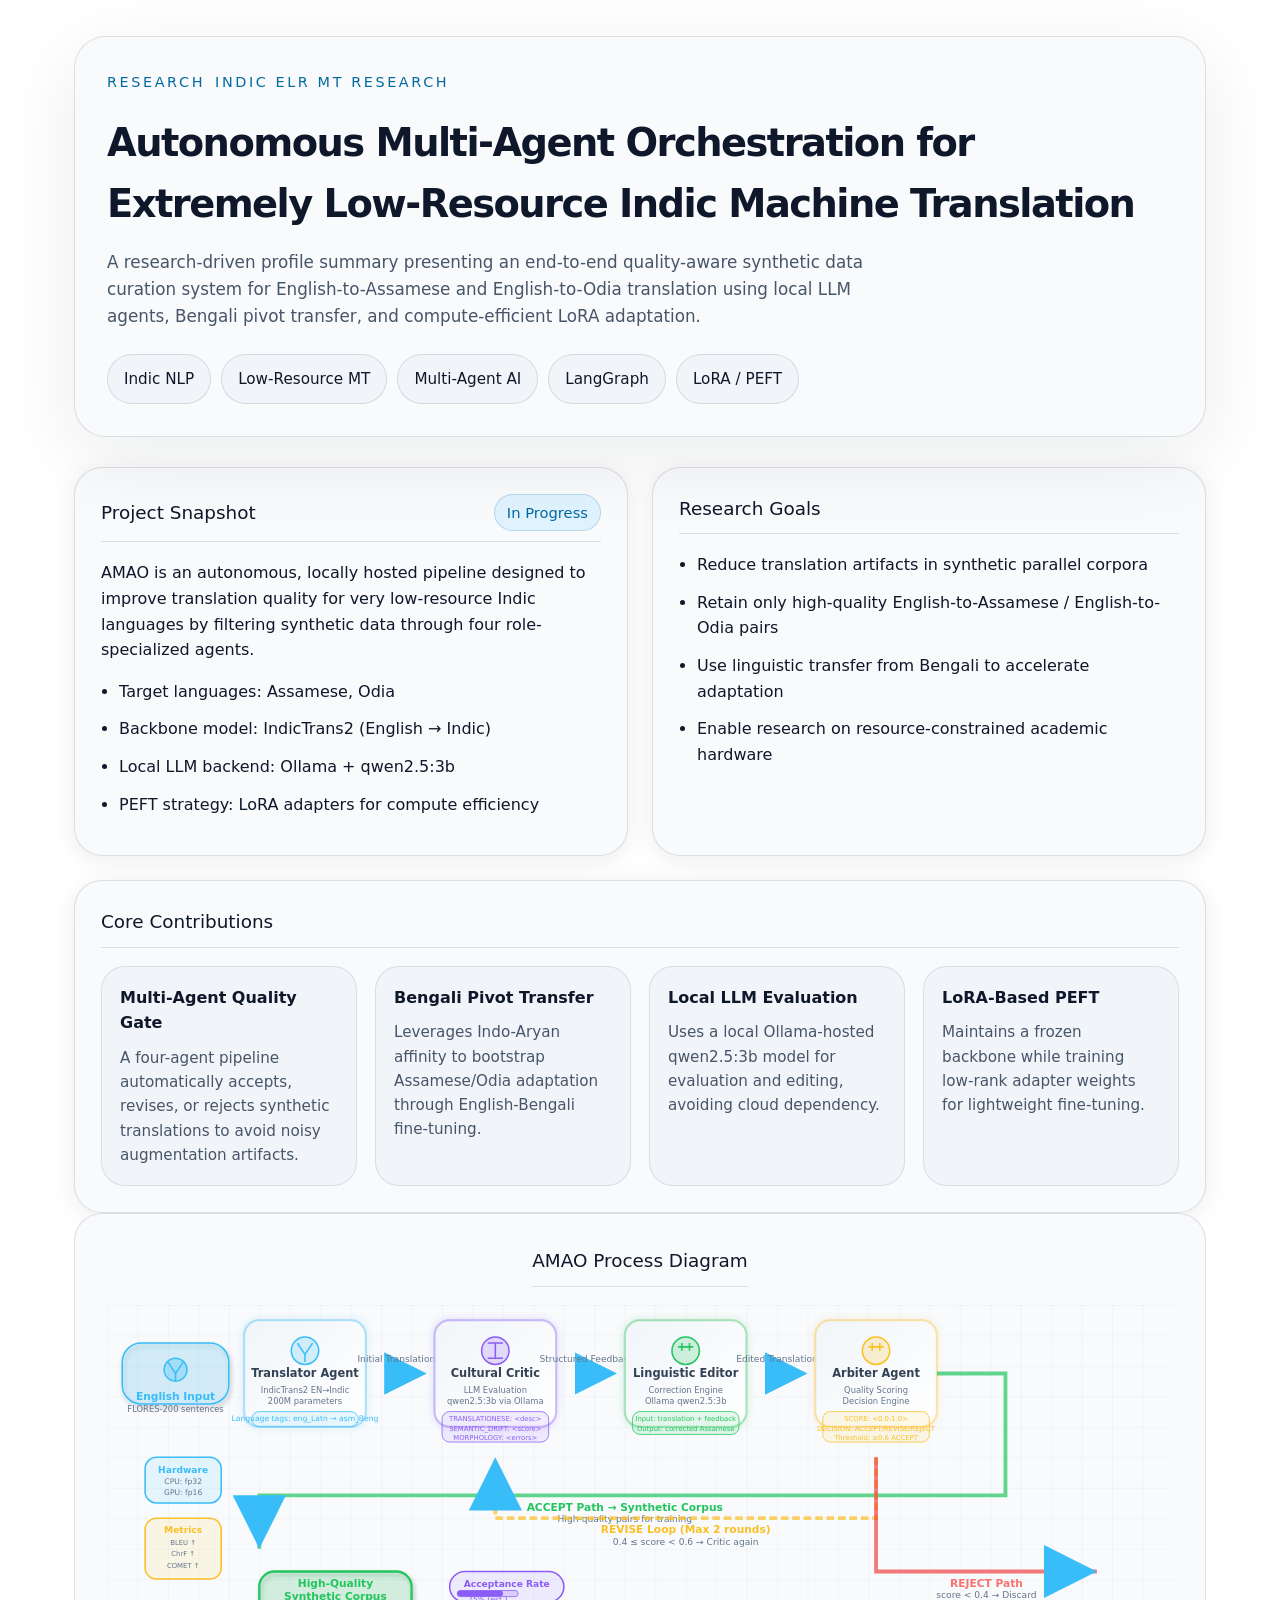
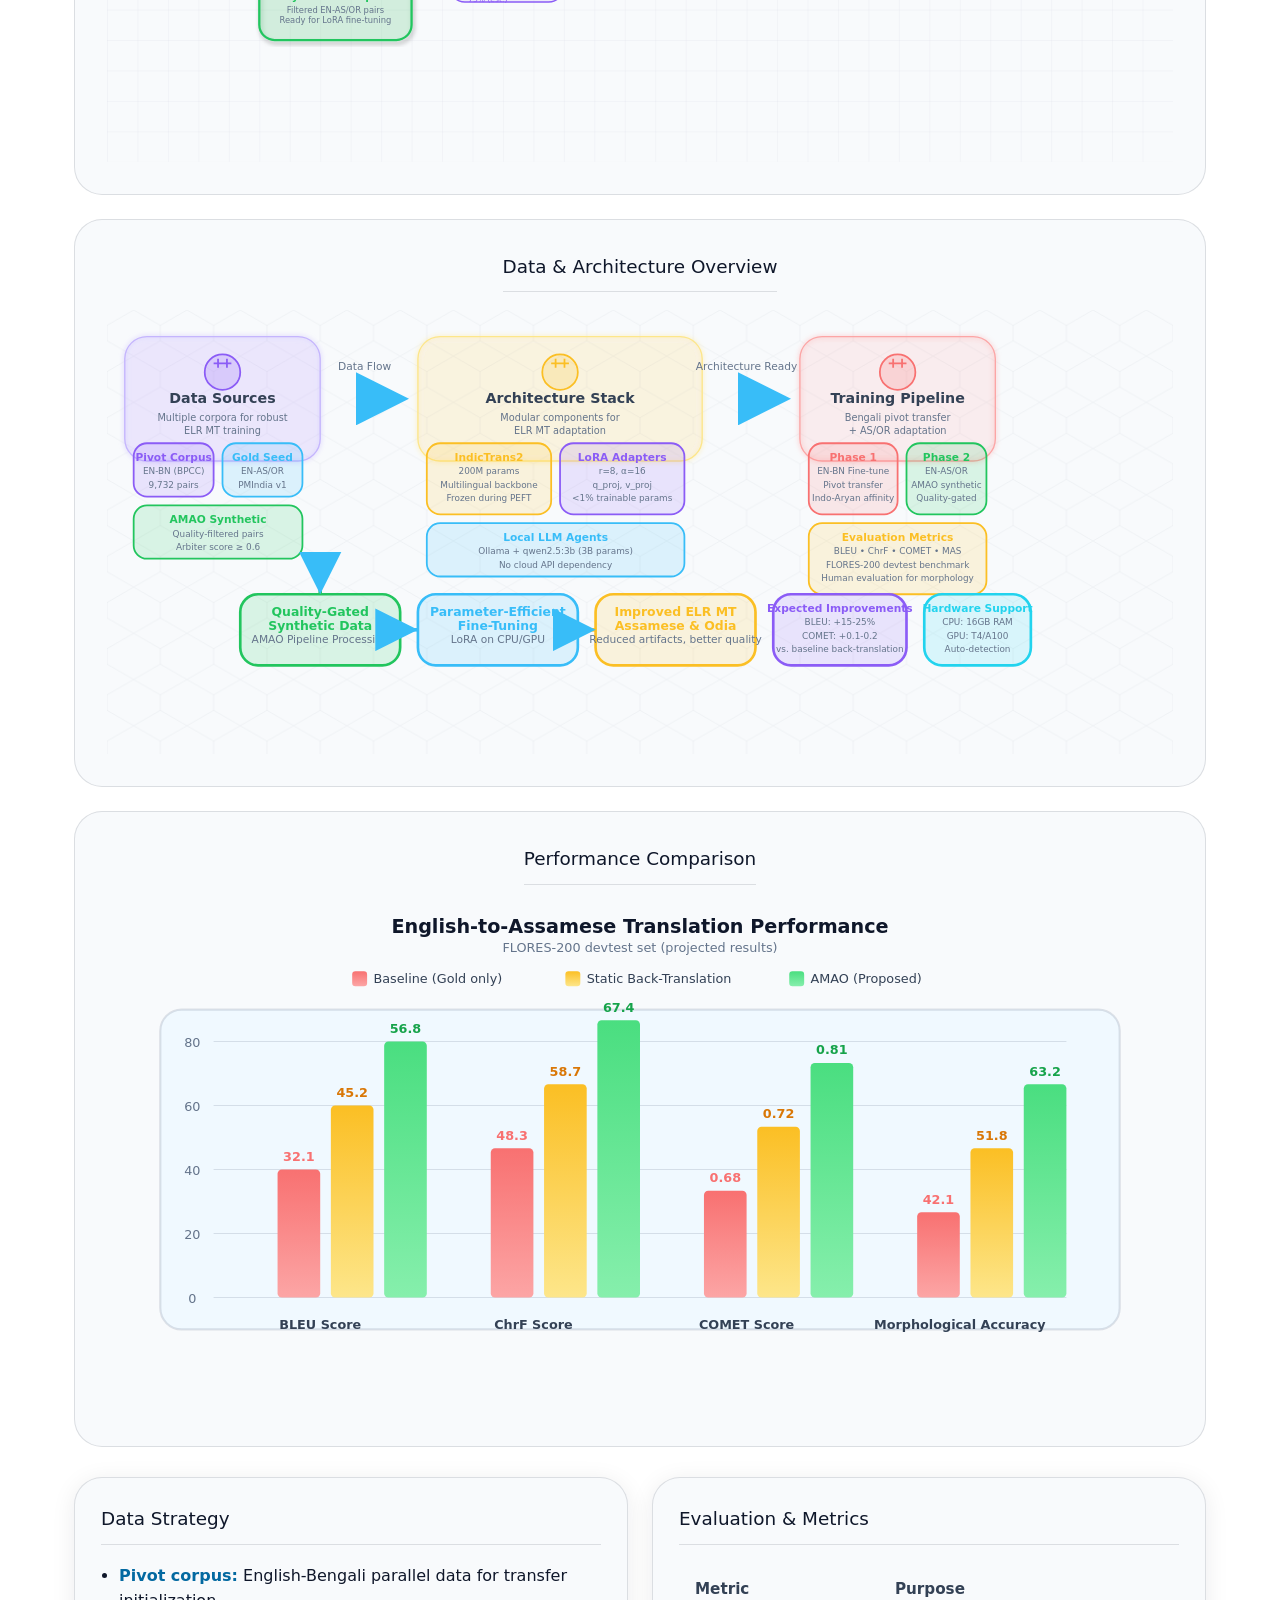
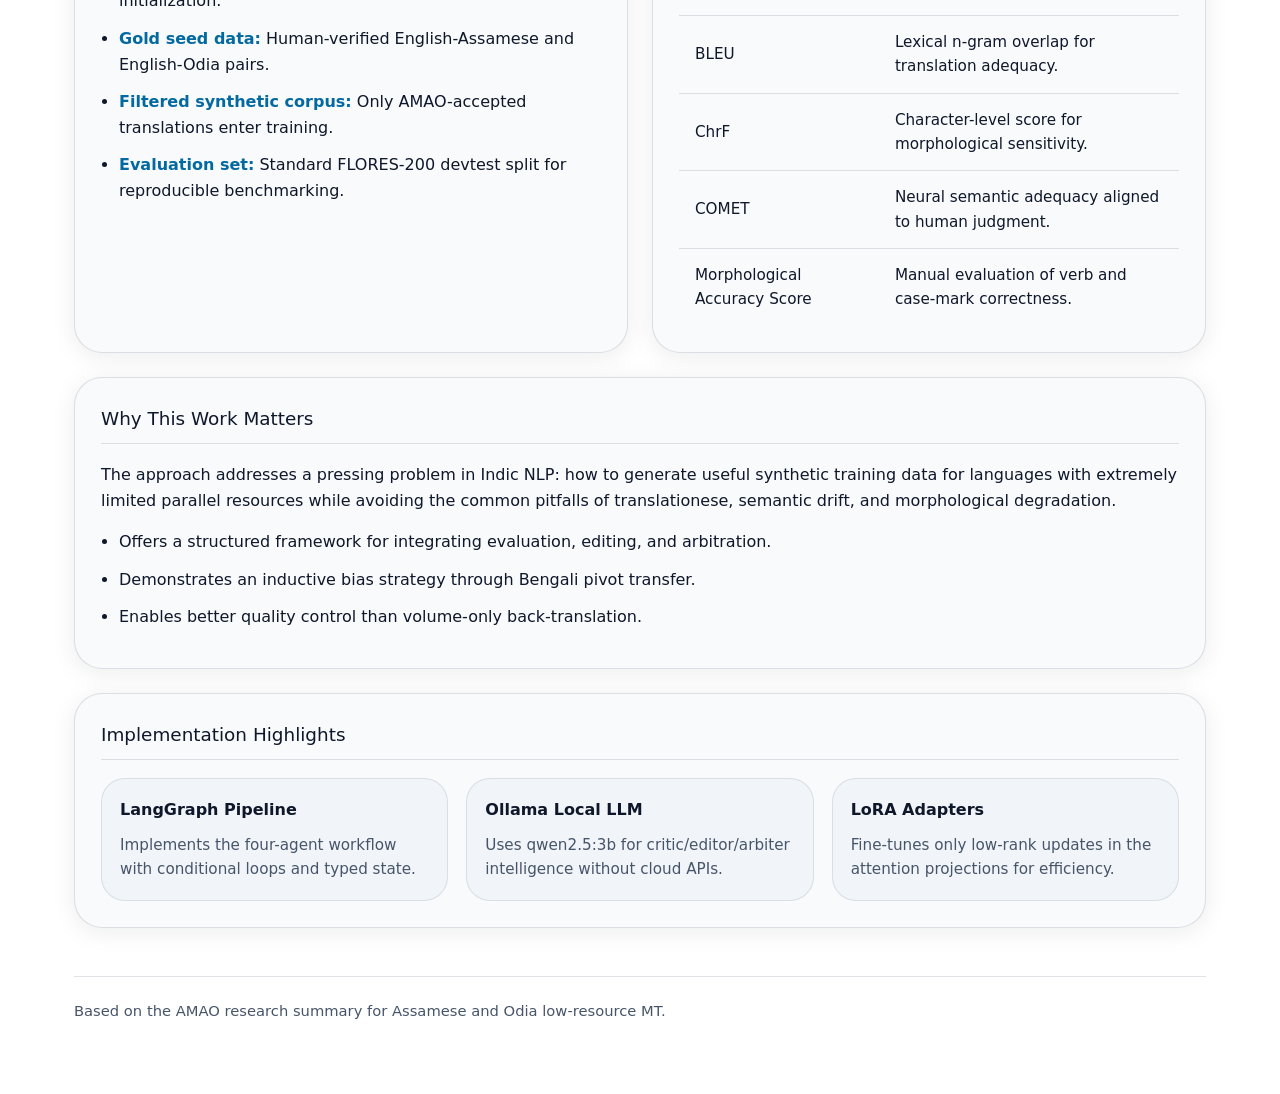
<file: research_summary.html>
<!DOCTYPE html>
<html lang="en">
<head>
  <meta charset="UTF-8" />
  <meta name="viewport" content="width=device-width, initial-scale=1.0" />
  <title>Research Summary | Autonomous Multi-Agent Orchestration for Indic ELR MT</title>
  <style>
    :root {
      color-scheme: light;
      --bg: #ffffff;
      --surface: #f8fafc;
      --surface-muted: #f1f5f9;
      --text: #0f172a;
      --text-muted: #475569;
      --accent: #0369a1;
      --accent-2: #7c3aed;
      --border: rgba(15, 23, 42, 0.12);
      --shadow: 0 20px 80px rgba(15, 23, 42, 0.08);
      font-family: Inter, system-ui, -apple-system, BlinkMacSystemFont, "Segoe UI", sans-serif;
    }
    * {
      box-sizing: border-box;
    }
    body {
      margin: 0;
      min-height: 100vh;
      background: #ffffff;
      color: var(--text);
      line-height: 1.6;
    }
    a { color: var(--accent); text-decoration: none; }
    .page {
      width: min(1180px, 100%);
      margin: 0 auto;
      padding: 36px 24px 72px;
    }
    .hero {
      padding: 32px;
      border: 1px solid var(--border);
      border-radius: 32px;
      background: #f8fafc;
      box-shadow: var(--shadow);
      backdrop-filter: blur(12px);
    }
    .eyebrow {
      display: inline-flex;
      align-items: center;
      gap: 10px;
      font-size: 0.9rem;
      text-transform: uppercase;
      letter-spacing: 0.18em;
      color: var(--accent);
      margin-bottom: 18px;
    }
    .eyebrow::before {
      content: "Research";
    }
    h1 {
      margin: 0 0 14px;
      font-size: clamp(2.4rem, 2.1vw, 3rem);
      letter-spacing: -0.04em;
    }
    .subtitle {
      max-width: 760px;
      margin: 0;
      color: var(--text-muted);
      font-size: 1.05rem;
    }
    .badges {
      display: flex;
      flex-wrap: wrap;
      gap: 10px;
      margin-top: 24px;
    }
    .badge {
      padding: 12px 16px;
      border-radius: 999px;
      border: 1px solid rgba(15, 23, 42, 0.12);
      background: #f1f5f9;
      color: var(--text);
      font-size: 0.95rem;
      white-space: nowrap;
    }
    .grid {
      display: grid;
      gap: 24px;
      margin-top: 32px;
    }
    .grid-2 { grid-template-columns: repeat(2, minmax(0, 1fr)); }
    .grid-3 { grid-template-columns: repeat(3, minmax(0, 1fr)); }
    .card {
      padding: 26px;
      border-radius: 28px;
      background: #f8fafc;
      border: 1px solid var(--border);
      box-shadow: 0 4px 24px rgba(15, 23, 42, 0.08);
    }
    .card strong { color: var(--accent); }
    .section-title {
      display: flex;
      align-items: center;
      justify-content: space-between;
      gap: 16px;
      margin-bottom: 18px;
      font-size: 1.15rem;
      color: #0f172a;
      border-bottom: 1px solid rgba(15,23,42,0.12);
      padding-bottom: 10px;
    }
    .pill {
      display: inline-flex;
      gap: 8px;
      align-items: center;
      padding: 6px 12px;
      border-radius: 999px;
      background: #e0f2fe;
      color: var(--accent);
      font-size: 0.92rem;
      border: 1px solid rgba(3, 105, 161, 0.2);
    }
    .list { padding-left: 18px; margin: 0; }
    .list li { margin-bottom: 12px; }
    .diagram {
      width: 100%;
      min-height: 420px;
      background: #f8fafc;
      border: 1px solid var(--border);
      border-radius: 28px;
      padding: 32px;
      display: grid;
      place-items: center;
      position: relative;
      overflow: hidden;
    }
    .diagram::before {
      content: '';
      position: absolute;
      top: 0;
      left: 0;
      right: 0;
      bottom: 0;
      background: none;
      pointer-events: none;
    }
    .diagram svg {
      max-width: 100%;
      height: auto;
      position: relative;
      z-index: 1;
    }
    .feature-grid {
      display: grid;
      gap: 18px;
      grid-template-columns: repeat(auto-fit, minmax(220px, 1fr));
    }
    .feature {
      padding: 18px;
      border-radius: 24px;
      background: #f1f5f9;
      border: 1px solid rgba(15, 23, 42, 0.1);
    }
    .feature h3 {
      margin: 0 0 10px;
      font-size: 1rem;
      color: #0f172a;
    }
    .feature p { margin: 0; color: var(--text-muted); font-size: 0.95rem; }
    .cta-row {
      display: flex;
      flex-wrap: wrap;
      gap: 14px;
      margin-top: 32px;
    }
    .cta {
      display: inline-flex;
      align-items: center;
      justify-content: center;
      min-width: 190px;
      padding: 14px 18px;
      border-radius: 18px;
      border: 1px solid transparent;
      font-weight: 600;
      transition: transform .18s ease, background .18s ease;
    }
    .cta.primary {
      background: linear-gradient(135deg, #38bdf8, #818cf8);
      color: #020617;
    }
    .cta.secondary {
      background: rgba(255,255,255,0.04);
      color: var(--text);
      border-color: rgba(148, 163, 184, 0.18);
    }
    .cta:hover { transform: translateY(-1px); }
    .metrics-table {
      width: 100%;
      border-collapse: collapse;
      margin-top: 14px;
      font-size: 0.95rem;
    }
    .metrics-table th,
    .metrics-table td {
      padding: 14px 16px;
      border-bottom: 1px solid rgba(15,23,42,0.12);
      text-align: left;
    }
    .metrics-table th {
      color: #334155;
      font-weight: 600;
    }
    .metrics-table tr:last-child td { border-bottom: none; }
    .metrics-table tbody tr:hover { background: rgba(3, 105, 161, 0.04); }
    .footer {
      margin-top: 48px;
      padding-top: 22px;
      border-top: 1px solid rgba(15,23,42,0.12);
      color: var(--text-muted);
      font-size: 0.92rem;
      display: flex;
      justify-content: space-between;
      flex-wrap: wrap;
      gap: 12px;
    }
    @media (max-width: 820px) {
      .grid-2, .grid-3 { grid-template-columns: 1fr; }
      .hero { padding: 24px; }
    }
  </style>
</head>
<body>
  <main class="page">
    <section class="hero">
      <div class="eyebrow">Indic ELR MT Research</div>
      <h1>Autonomous Multi-Agent Orchestration for Extremely Low-Resource Indic Machine Translation</h1>
      <p class="subtitle">A research-driven profile summary presenting an end-to-end quality-aware synthetic data curation system for English-to-Assamese and English-to-Odia translation using local LLM agents, Bengali pivot transfer, and compute-efficient LoRA adaptation.</p>
      <div class="badges">
        <span class="badge">Indic NLP</span>
        <span class="badge">Low-Resource MT</span>
        <span class="badge">Multi-Agent AI</span>
        <span class="badge">LangGraph</span>
        <span class="badge">LoRA / PEFT</span>
      </div>
    </section>

    <div class="grid grid-2" style="margin-top: 30px;">
      <article class="card">
        <div class="section-title"><span>Project Snapshot</span><span class="pill">In Progress</span></div>
        <p>AMAO is an autonomous, locally hosted pipeline designed to improve translation quality for very low-resource Indic languages by filtering synthetic data through four role-specialized agents.</p>
        <ul class="list">
          <li>Target languages: Assamese, Odia</li>
          <li>Backbone model: IndicTrans2 (English → Indic)</li>
          <li>Local LLM backend: Ollama + qwen2.5:3b</li>
          <li>PEFT strategy: LoRA adapters for compute efficiency</li>
        </ul>
      </article>
      <article class="card">
        <div class="section-title"><span>Research Goals</span></div>
        <ul class="list">
          <li>Reduce translation artifacts in synthetic parallel corpora</li>
          <li>Retain only high-quality English-to-Assamese / English-to-Odia pairs</li>
          <li>Use linguistic transfer from Bengali to accelerate adaptation</li>
          <li>Enable research on resource-constrained academic hardware</li>
        </ul>
      </article>
    </div>

    <section class="card" style="margin-top: 24px;">
      <div class="section-title"><span>Core Contributions</span></div>
      <div class="feature-grid">
        <div class="feature">
          <h3>Multi-Agent Quality Gate</h3>
          <p>A four-agent pipeline automatically accepts, revises, or rejects synthetic translations to avoid noisy augmentation artifacts.</p>
        </div>
        <div class="feature">
          <h3>Bengali Pivot Transfer</h3>
          <p>Leverages Indo-Aryan affinity to bootstrap Assamese/Odia adaptation through English-Bengali fine-tuning.</p>
        </div>
        <div class="feature">
          <h3>Local LLM Evaluation</h3>
          <p>Uses a local Ollama-hosted qwen2.5:3b model for evaluation and editing, avoiding cloud dependency.</p>
        </div>
        <div class="feature">
          <h3>LoRA-Based PEFT</h3>
          <p>Maintains a frozen backbone while training low-rank adapter weights for lightweight fine-tuning.</p>
        </div>
      </div>
    </section>

    <section class="diagram">
      <div class="section-title" style="margin-bottom: 18px;"><span>AMAO Process Diagram</span></div>
      <svg viewBox="0 0 1400 600" aria-hidden="true">
        <defs>
          <linearGradient id="grad" x1="0%" y1="0%" x2="100%" y2="100%">
            <stop offset="0%" stop-color="#0ea5e9" />
            <stop offset="100%" stop-color="#8b5cf6" />
          </linearGradient>
          <linearGradient id="cardGrad" x1="0%" y1="0%" x2="100%" y2="100%">
            <stop offset="0%" stop-color="#f1f5f9" />
            <stop offset="100%" stop-color="#ffffff" />
          </linearGradient>
          <filter id="glow">
            <feGaussianBlur stdDeviation="4" result="coloredBlur"/>
            <feMerge> 
              <feMergeNode in="coloredBlur"/>
              <feMergeNode in="SourceGraphic"/>
            </feMerge>
          </filter>
          <filter id="shadow">
            <feDropShadow dx="2" dy="4" stdDeviation="3" flood-color="rgba(0,0,0,0.3)"/>
          </filter>
        </defs>

        <!-- Background Grid -->
        <pattern id="grid" width="40" height="40" patternUnits="userSpaceOnUse">
          <path d="M 40 0 L 0 0 0 40" fill="none" stroke="rgba(100,116,139,0.12)" stroke-width="1"/>
        </pattern>
        <rect width="1400" height="600" fill="url(#grid)" />

        <!-- Input Section -->
        <rect x="20" y="50" width="140" height="80" rx="25" fill="rgba(56,189,248,0.15)" stroke="#38bdf8" stroke-width="2" filter="url(#shadow)" />
        <circle cx="90" cy="85" r="15" fill="rgba(56,189,248,0.3)" stroke="#38bdf8" stroke-width="2" />
        <path d="M80 75 L90 90 L100 75 M90 90 L90 100" stroke="#38bdf8" stroke-width="2" fill="none" />
        <text x="90" y="125" text-anchor="middle" font-size="14" fill="#38bdf8" font-weight="600">English Input</text>
        <text x="90" y="140" text-anchor="middle" font-size="11" fill="#64748b">FLORES-200 sentences</text>

        <!-- Translator Agent -->
        <rect x="180" y="20" width="160" height="140" rx="20" fill="url(#cardGrad)" stroke="rgba(56,189,248,0.4)" stroke-width="3" filter="url(#glow)" />
        <circle cx="260" cy="60" r="18" fill="rgba(56,189,248,0.2)" stroke="#38bdf8" stroke-width="2" />
        <path d="M250 50 L260 65 L270 50 M260 65 L260 75" stroke="#38bdf8" stroke-width="2" fill="none" />
        <text x="260" y="95" text-anchor="middle" font-size="15" fill="#334155" font-weight="700">Translator Agent</text>
        <text x="260" y="115" text-anchor="middle" font-size="11" fill="#64748b">IndicTrans2 EN→Indic</text>
        <text x="260" y="130" text-anchor="middle" font-size="11" fill="#64748b">200M parameters</text>
        <!-- Sub-details -->
        <rect x="190" y="140" width="140" height="20" rx="10" fill="rgba(56,189,248,0.1)" stroke="#38bdf8" stroke-width="1" />
        <text x="260" y="153" text-anchor="middle" font-size="10" fill="#38bdf8">Language tags: eng_Latn → asm_Beng</text>

        <!-- Arrow to Critic -->
        <path d="M340 90 L420 90" stroke="url(#grad)" stroke-width="4" fill="none" marker-end="url(#arrow)" />
        <text x="380" y="75" text-anchor="middle" font-size="12" fill="#64748b">Initial Translation</text>

        <!-- Cultural Critic Agent -->
        <rect x="430" y="20" width="160" height="140" rx="20" fill="url(#cardGrad)" stroke="rgba(139,92,246,0.4)" stroke-width="3" filter="url(#glow)" />
        <circle cx="510" cy="60" r="18" fill="rgba(139,92,246,0.2)" stroke="#8b5cf6" stroke-width="2" />
        <path d="M500 50 L520 50 M510 50 L510 70 M500 70 L520 70" stroke="#8b5cf6" stroke-width="2" fill="none" />
        <text x="510" y="95" text-anchor="middle" font-size="15" fill="#334155" font-weight="700">Cultural Critic</text>
        <text x="510" y="115" text-anchor="middle" font-size="11" fill="#64748b">LLM Evaluation</text>
        <text x="510" y="130" text-anchor="middle" font-size="11" fill="#64748b">qwen2.5:3b via Ollama</text>
        <!-- Sub-details -->
        <rect x="440" y="140" width="140" height="40" rx="10" fill="rgba(139,92,246,0.1)" stroke="#8b5cf6" stroke-width="1" />
        <text x="510" y="153" text-anchor="middle" font-size="9" fill="#8b5cf6">TRANSLATIONESE: &lt;desc&gt;</text>
        <text x="510" y="165" text-anchor="middle" font-size="9" fill="#8b5cf6">SEMANTIC_DRIFT: &lt;score&gt;</text>
        <text x="510" y="177" text-anchor="middle" font-size="9" fill="#8b5cf6">MORPHOLOGY: &lt;errors&gt;</text>

        <!-- Arrow to Editor -->
        <path d="M590 90 L670 90" stroke="url(#grad)" stroke-width="4" fill="none" marker-end="url(#arrow)" />
        <text x="630" y="75" text-anchor="middle" font-size="12" fill="#64748b">Structured Feedback</text>

        <!-- Linguistic Editor Agent -->
        <rect x="680" y="20" width="160" height="140" rx="20" fill="url(#cardGrad)" stroke="rgba(34,197,94,0.4)" stroke-width="3" filter="url(#glow)" />
        <circle cx="760" cy="60" r="18" fill="rgba(34,197,94,0.2)" stroke="#22c55e" stroke-width="2" />
        <path d="M750 55 L770 55 M755 50 L755 60 M765 50 L765 60" stroke="#22c55e" stroke-width="2" fill="none" />
        <text x="760" y="95" text-anchor="middle" font-size="15" fill="#334155" font-weight="700">Linguistic Editor</text>
        <text x="760" y="115" text-anchor="middle" font-size="11" fill="#64748b">Correction Engine</text>
        <text x="760" y="130" text-anchor="middle" font-size="11" fill="#64748b">Ollama qwen2.5:3b</text>
        <!-- Sub-details -->
        <rect x="690" y="140" width="140" height="30" rx="10" fill="rgba(34,197,94,0.1)" stroke="#22c55e" stroke-width="1" />
        <text x="760" y="153" text-anchor="middle" font-size="9" fill="#22c55e">Input: translation + feedback</text>
        <text x="760" y="165" text-anchor="middle" font-size="9" fill="#22c55e">Output: corrected Assamese</text>

        <!-- Arrow to Arbiter -->
        <path d="M840 90 L920 90" stroke="url(#grad)" stroke-width="4" fill="none" marker-end="url(#arrow)" />
        <text x="880" y="75" text-anchor="middle" font-size="12" fill="#64748b">Edited Translation</text>

        <!-- Arbiter Agent -->
        <rect x="930" y="20" width="160" height="140" rx="20" fill="url(#cardGrad)" stroke="rgba(251,191,36,0.4)" stroke-width="3" filter="url(#glow)" />
        <circle cx="1010" cy="60" r="18" fill="rgba(251,191,36,0.2)" stroke="#fbbf24" stroke-width="2" />
        <path d="M1000 55 L1020 55 M1005 50 L1005 60 M1015 50 L1015 60" stroke="#fbbf24" stroke-width="2" fill="none" />
        <text x="1010" y="95" text-anchor="middle" font-size="15" fill="#334155" font-weight="700">Arbiter Agent</text>
        <text x="1010" y="115" text-anchor="middle" font-size="11" fill="#64748b">Quality Scoring</text>
        <text x="1010" y="130" text-anchor="middle" font-size="11" fill="#64748b">Decision Engine</text>
        <!-- Sub-details -->
        <rect x="940" y="140" width="140" height="40" rx="10" fill="rgba(251,191,36,0.1)" stroke="#fbbf24" stroke-width="1" />
        <text x="1010" y="153" text-anchor="middle" font-size="9" fill="#fbbf24">SCORE: &lt;0.0-1.0&gt;</text>
        <text x="1010" y="165" text-anchor="middle" font-size="9" fill="#fbbf24">DECISION: ACCEPT/REVISE/REJECT</text>
        <text x="1010" y="177" text-anchor="middle" font-size="9" fill="#fbbf24">Threshold: ≥0.6 ACCEPT</text>

        <!-- Decision Paths -->
        <!-- ACCEPT Path -->
        <path d="M1090 90 L1180 90 L1180 250 L200 250 L200 320" stroke="rgba(34,197,94,0.7)" stroke-width="5" fill="none" marker-end="url(#arrow)" />
        <text x="680" y="270" text-anchor="middle" font-size="14" fill="#22c55e" font-weight="600">ACCEPT Path → Synthetic Corpus</text>
        <text x="680" y="285" text-anchor="middle" font-size="12" fill="#64748b">High-quality pairs for training</text>

        <!-- REVISE Loop -->
        <path d="M1010 200 L1010 280 L510 280 L510 200" stroke="rgba(251,191,36,0.7)" stroke-width="5" fill="none" marker-end="url(#arrow)" stroke-dasharray="10,5" />
        <text x="760" y="300" text-anchor="middle" font-size="14" fill="#fbbf24" font-weight="600">REVISE Loop (Max 2 rounds)</text>
        <text x="760" y="315" text-anchor="middle" font-size="12" fill="#64748b">0.4 ≤ score < 0.6 → Critic again</text>

        <!-- REJECT Path -->
        <path d="M1010 200 L1010 350 L1300 350" stroke="rgba(239,68,68,0.7)" stroke-width="5" fill="none" marker-end="url(#arrow)" />
        <text x="1155" y="370" text-anchor="middle" font-size="14" fill="#f87171" font-weight="600">REJECT Path</text>
        <text x="1155" y="385" text-anchor="middle" font-size="12" fill="#64748b">score < 0.4 → Discard</text>

        <!-- Hardware Indicators -->
        <rect x="50" y="200" width="100" height="60" rx="15" fill="rgba(56,189,248,0.1)" stroke="#38bdf8" stroke-width="2" />
        <text x="100" y="220" text-anchor="middle" font-size="12" fill="#38bdf8" font-weight="600">Hardware</text>
        <text x="100" y="235" text-anchor="middle" font-size="10" fill="#64748b">CPU: fp32</text>
        <text x="100" y="250" text-anchor="middle" font-size="10" fill="#64748b">GPU: fp16</text>

        <!-- Metrics Display -->
        <rect x="50" y="280" width="100" height="80" rx="15" fill="rgba(251,191,36,0.1)" stroke="#fbbf24" stroke-width="2" />
        <text x="100" y="300" text-anchor="middle" font-size="12" fill="#fbbf24" font-weight="600">Metrics</text>
        <text x="100" y="315" text-anchor="middle" font-size="9" fill="#64748b">BLEU ↑</text>
        <text x="100" y="330" text-anchor="middle" font-size="9" fill="#64748b">ChrF ↑</text>
        <text x="100" y="345" text-anchor="middle" font-size="9" fill="#64748b">COMET ↑</text>

        <!-- Final Output -->
        <rect x="200" y="350" width="200" height="90" rx="20" fill="rgba(34,197,94,0.15)" stroke="#22c55e" stroke-width="3" filter="url(#shadow)" />
        <text x="300" y="371" text-anchor="middle" font-size="14" fill="#22c55e" font-weight="700">High-Quality</text>
        <text x="300" y="388" text-anchor="middle" font-size="14" fill="#22c55e" font-weight="700">Synthetic Corpus</text>
        <text x="300" y="404" text-anchor="middle" font-size="11" fill="#64748b">Filtered EN-AS/OR pairs</text>
        <text x="300" y="418" text-anchor="middle" font-size="11" fill="#64748b">Ready for LoRA fine-tuning</text>

        <!-- Progress Indicator -->
        <rect x="450" y="350" width="150" height="40" rx="20" fill="rgba(139,92,246,0.1)" stroke="#8b5cf6" stroke-width="2" />
        <text x="525" y="370" text-anchor="middle" font-size="12" fill="#8b5cf6" font-weight="600">Acceptance Rate</text>
        <rect x="460" y="375" width="80" height="8" rx="4" fill="rgba(139,92,246,0.2)" stroke="#8b5cf6" stroke-width="1" />
        <rect x="460" y="375" width="60" height="8" rx="4" fill="#8b5cf6" />
        <text x="500" y="390" text-anchor="middle" font-size="10" fill="#8b5cf6">75% (est.)</text>

        <defs>
          <marker id="arrow" markerWidth="14" markerHeight="14" refX="14" refY="7" orient="auto" markerUnits="strokeWidth">
            <path d="M0 0 L14 7 L0 14 Z" fill="#38bdf8" />
          </marker>
        </defs>
      </svg>
    </section>

    <section class="diagram" style="margin-top: 24px;">
      <div class="section-title" style="margin-bottom: 18px;"><span>Data & Architecture Overview</span></div>
      <svg viewBox="0 0 1200 500" aria-hidden="true">
        <defs>
          <linearGradient id="dataGrad" x1="0%" y1="0%" x2="100%" y2="100%">
            <stop offset="0%" stop-color="#8b5cf6" />
            <stop offset="100%" stop-color="#f472b6" />
          </linearGradient>
          <linearGradient id="archGrad" x1="0%" y1="0%" x2="100%" y2="100%">
            <stop offset="0%" stop-color="#fbbf24" />
            <stop offset="100%" stop-color="#f87171" />
          </linearGradient>
          <linearGradient id="flowGrad" x1="0%" y1="0%" x2="100%" y2="100%">
            <stop offset="0%" stop-color="#22d3ee" />
            <stop offset="100%" stop-color="#60a5fa" />
          </linearGradient>
          <filter id="cardGlow">
            <feGaussianBlur stdDeviation="3" result="coloredBlur"/>
            <feMerge> 
              <feMergeNode in="coloredBlur"/>
              <feMergeNode in="SourceGraphic"/>
            </feMerge>
          </filter>
        </defs>

        <!-- Background Pattern -->
        <pattern id="hexGrid" width="60" height="52" patternUnits="userSpaceOnUse">
          <path d="M30 0 L60 17.32 L60 34.64 L30 52 L0 34.64 L0 17.32 Z" fill="none" stroke="rgba(100,116,139,0.08)" stroke-width="1"/>
        </pattern>
        <rect width="1200" height="500" fill="url(#hexGrid)" />

        <!-- Data Sources Section -->
        <rect x="20" y="30" width="220" height="140" rx="25" fill="rgba(139,92,246,0.06)" stroke="#c4b5fd" stroke-width="1.5" filter="url(#cardGlow)" />
        <circle cx="130" cy="70" r="20" fill="rgba(139,92,246,0.2)" stroke="#8b5cf6" stroke-width="2" />
        <path d="M120 60 L140 60 M125 55 L125 65 M135 55 L135 65" stroke="#8b5cf6" stroke-width="2" fill="none" />
        <text x="130" y="105" text-anchor="middle" font-size="16" fill="#334155" font-weight="700">Data Sources</text>
        <text x="130" y="125" text-anchor="middle" font-size="11" fill="#64748b">Multiple corpora for robust</text>
        <text x="130" y="140" text-anchor="middle" font-size="11" fill="#64748b">ELR MT training</text>

        <!-- Detailed Data Breakdown -->
        <rect x="30" y="150" width="90" height="60" rx="15" fill="rgba(139,92,246,0.15)" stroke="#8b5cf6" stroke-width="2" />
        <text x="75" y="170" text-anchor="middle" font-size="12" fill="#8b5cf6" font-weight="600">Pivot Corpus</text>
        <text x="75" y="185" text-anchor="middle" font-size="10" fill="#64748b">EN-BN (BPCC)</text>
        <text x="75" y="200" text-anchor="middle" font-size="10" fill="#64748b">9,732 pairs</text>

        <rect x="130" y="150" width="90" height="60" rx="15" fill="rgba(56,189,248,0.15)" stroke="#38bdf8" stroke-width="2" />
        <text x="175" y="170" text-anchor="middle" font-size="12" fill="#38bdf8" font-weight="600">Gold Seed</text>
        <text x="175" y="185" text-anchor="middle" font-size="10" fill="#64748b">EN-AS/OR</text>
        <text x="175" y="200" text-anchor="middle" font-size="10" fill="#64748b">PMIndia v1</text>

        <rect x="30" y="220" width="190" height="60" rx="15" fill="rgba(34,197,94,0.15)" stroke="#22c55e" stroke-width="2" />
        <text x="125" y="240" text-anchor="middle" font-size="12" fill="#22c55e" font-weight="600">AMAO Synthetic</text>
        <text x="125" y="255" text-anchor="middle" font-size="10" fill="#64748b">Quality-filtered pairs</text>
        <text x="125" y="270" text-anchor="middle" font-size="10" fill="#64748b">Arbiter score ≥ 0.6</text>

        <!-- Arrow to Architecture -->
        <text x="290" y="68" text-anchor="middle" font-size="12" fill="#64748b">Data Flow</text>
        <path d="M240 100 L340 100" stroke="url(#dataGrad)" stroke-width="5" fill="none" marker-end="url(#arrow2)" />

        <!-- Architecture Section -->
        <rect x="350" y="30" width="320" height="140" rx="25" fill="rgba(251,191,36,0.06)" stroke="#fde68a" stroke-width="1.5" filter="url(#cardGlow)" />
        <circle cx="510" cy="70" r="20" fill="rgba(251,191,36,0.2)" stroke="#fbbf24" stroke-width="2" />
        <path d="M500 60 L520 60 M505 55 L505 65 M515 55 L515 65" stroke="#fbbf24" stroke-width="2" fill="none" />
        <text x="510" y="105" text-anchor="middle" font-size="16" fill="#334155" font-weight="700">Architecture Stack</text>
        <text x="510" y="125" text-anchor="middle" font-size="11" fill="#64748b">Modular components for</text>
        <text x="510" y="140" text-anchor="middle" font-size="11" fill="#64748b">ELR MT adaptation</text>

        <!-- Architecture Details -->
        <rect x="360" y="150" width="140" height="80" rx="15" fill="rgba(251,191,36,0.15)" stroke="#fbbf24" stroke-width="2" />
        <text x="430" y="170" text-anchor="middle" font-size="12" fill="#fbbf24" font-weight="600">IndicTrans2</text>
        <text x="430" y="185" text-anchor="middle" font-size="10" fill="#64748b">200M params</text>
        <text x="430" y="200" text-anchor="middle" font-size="10" fill="#64748b">Multilingual backbone</text>
        <text x="430" y="215" text-anchor="middle" font-size="10" fill="#64748b">Frozen during PEFT</text>

        <rect x="510" y="150" width="140" height="80" rx="15" fill="rgba(139,92,246,0.15)" stroke="#8b5cf6" stroke-width="2" />
        <text x="580" y="170" text-anchor="middle" font-size="12" fill="#8b5cf6" font-weight="600">LoRA Adapters</text>
        <text x="580" y="185" text-anchor="middle" font-size="10" fill="#64748b">r=8, α=16</text>
        <text x="580" y="200" text-anchor="middle" font-size="10" fill="#64748b">q_proj, v_proj</text>
        <text x="580" y="215" text-anchor="middle" font-size="10" fill="#64748b"><1% trainable params</text>

        <rect x="360" y="240" width="290" height="60" rx="15" fill="rgba(56,189,248,0.15)" stroke="#38bdf8" stroke-width="2" />
        <text x="505" y="260" text-anchor="middle" font-size="12" fill="#38bdf8" font-weight="600">Local LLM Agents</text>
        <text x="505" y="275" text-anchor="middle" font-size="10" fill="#64748b">Ollama + qwen2.5:3b (3B params)</text>
        <text x="505" y="290" text-anchor="middle" font-size="10" fill="#64748b">No cloud API dependency</text>

        <!-- Arrow to Training -->
        <text x="720" y="68" text-anchor="middle" font-size="12" fill="#64748b">Architecture Ready</text>
        <path d="M670 100 L770 100" stroke="url(#archGrad)" stroke-width="5" fill="none" marker-end="url(#arrow2)" />

        <!-- Training & Evaluation Section -->
        <rect x="780" y="30" width="220" height="140" rx="25" fill="rgba(248,113,113,0.06)" stroke="#fca5a5" stroke-width="1.5" filter="url(#cardGlow)" />
        <circle cx="890" cy="70" r="20" fill="rgba(248,113,113,0.2)" stroke="#f87171" stroke-width="2" />
        <path d="M880 60 L900 60 M885 55 L885 65 M895 55 L895 65" stroke="#f87171" stroke-width="2" fill="none" />
        <text x="890" y="105" text-anchor="middle" font-size="16" fill="#334155" font-weight="700">Training Pipeline</text>
        <text x="890" y="125" text-anchor="middle" font-size="11" fill="#64748b">Bengali pivot transfer</text>
        <text x="890" y="140" text-anchor="middle" font-size="11" fill="#64748b">+ AS/OR adaptation</text>

        <!-- Training Details -->
        <rect x="790" y="150" width="100" height="80" rx="15" fill="rgba(248,113,113,0.15)" stroke="#f87171" stroke-width="2" />
        <text x="840" y="170" text-anchor="middle" font-size="12" fill="#f87171" font-weight="600">Phase 1</text>
        <text x="840" y="185" text-anchor="middle" font-size="10" fill="#64748b">EN-BN Fine-tune</text>
        <text x="840" y="200" text-anchor="middle" font-size="10" fill="#64748b">Pivot transfer</text>
        <text x="840" y="215" text-anchor="middle" font-size="10" fill="#64748b">Indo-Aryan affinity</text>

        <rect x="900" y="150" width="90" height="80" rx="15" fill="rgba(34,197,94,0.15)" stroke="#22c55e" stroke-width="2" />
        <text x="945" y="170" text-anchor="middle" font-size="12" fill="#22c55e" font-weight="600">Phase 2</text>
        <text x="945" y="185" text-anchor="middle" font-size="10" fill="#64748b">EN-AS/OR</text>
        <text x="945" y="200" text-anchor="middle" font-size="10" fill="#64748b">AMAO synthetic</text>
        <text x="945" y="215" text-anchor="middle" font-size="10" fill="#64748b">Quality-gated</text>

        <!-- Evaluation Metrics -->
        <rect x="790" y="240" width="200" height="80" rx="15" fill="rgba(251,191,36,0.15)" stroke="#fbbf24" stroke-width="2" />
        <text x="890" y="260" text-anchor="middle" font-size="12" fill="#fbbf24" font-weight="600">Evaluation Metrics</text>
        <text x="890" y="275" text-anchor="middle" font-size="10" fill="#64748b">BLEU • ChrF • COMET • MAS</text>
        <text x="890" y="290" text-anchor="middle" font-size="10" fill="#64748b">FLORES-200 devtest benchmark</text>
        <text x="890" y="305" text-anchor="middle" font-size="10" fill="#64748b">Human evaluation for morphology</text>

        <!-- Bottom Process Flow -->
        <rect x="150" y="320" width="180" height="80" rx="20" fill="rgba(34,197,94,0.15)" stroke="#22c55e" stroke-width="3" />
        <text x="240" y="345" text-anchor="middle" font-size="14" fill="#22c55e" font-weight="600">Quality-Gated</text>
        <text x="240" y="360" text-anchor="middle" font-size="14" fill="#22c55e" font-weight="600">Synthetic Data</text>
        <text x="240" y="375" text-anchor="middle" font-size="12" fill="#64748b">AMAO Pipeline Processing</text>

        <rect x="350" y="320" width="180" height="80" rx="20" fill="rgba(56,189,248,0.15)" stroke="#38bdf8" stroke-width="3" />
        <text x="440" y="345" text-anchor="middle" font-size="14" fill="#38bdf8" font-weight="600">Parameter-Efficient</text>
        <text x="440" y="360" text-anchor="middle" font-size="14" fill="#38bdf8" font-weight="600">Fine-Tuning</text>
        <text x="440" y="375" text-anchor="middle" font-size="12" fill="#64748b">LoRA on CPU/GPU</text>

        <rect x="550" y="320" width="180" height="80" rx="20" fill="rgba(251,191,36,0.15)" stroke="#fbbf24" stroke-width="3" />
        <text x="640" y="345" text-anchor="middle" font-size="14" fill="#fbbf24" font-weight="600">Improved ELR MT</text>
        <text x="640" y="360" text-anchor="middle" font-size="14" fill="#fbbf24" font-weight="600">Assamese & Odia</text>
        <text x="640" y="375" text-anchor="middle" font-size="12" fill="#64748b">Reduced artifacts, better quality</text>

        <!-- Performance Indicators -->
        <rect x="750" y="320" width="150" height="80" rx="20" fill="rgba(139,92,246,0.15)" stroke="#8b5cf6" stroke-width="3" />
        <text x="825" y="340" text-anchor="middle" font-size="12" fill="#8b5cf6" font-weight="600">Expected Improvements</text>
        <text x="825" y="355" text-anchor="middle" font-size="10" fill="#64748b">BLEU: +15-25%</text>
        <text x="825" y="370" text-anchor="middle" font-size="10" fill="#64748b">COMET: +0.1-0.2</text>
        <text x="825" y="385" text-anchor="middle" font-size="10" fill="#64748b">vs. baseline back-translation</text>

        <!-- Connecting Arrows -->
        <path d="M240 300 L240 320" stroke="#22c55e" stroke-width="4" fill="none" marker-end="url(#arrow2)" />
        <path d="M330 360 L350 360" stroke="#38bdf8" stroke-width="4" fill="none" marker-end="url(#arrow2)" />
        <path d="M530 360 L550 360" stroke="#fbbf24" stroke-width="4" fill="none" marker-end="url(#arrow2)" />

        <!-- Hardware Compatibility -->
        <rect x="920" y="320" width="120" height="80" rx="20" fill="rgba(34,211,238,0.15)" stroke="#22d3ee" stroke-width="3" />
        <text x="980" y="340" text-anchor="middle" font-size="12" fill="#22d3ee" font-weight="600">Hardware Support</text>
        <text x="980" y="355" text-anchor="middle" font-size="10" fill="#64748b">CPU: 16GB RAM</text>
        <text x="980" y="370" text-anchor="middle" font-size="10" fill="#64748b">GPU: T4/A100</text>
        <text x="980" y="385" text-anchor="middle" font-size="10" fill="#64748b">Auto-detection</text>

        <defs>
          <marker id="arrow2" markerWidth="12" markerHeight="12" refX="12" refY="6" orient="auto" markerUnits="strokeWidth">
            <path d="M0 0 L12 6 L0 12 Z" fill="#38bdf8" />
          </marker>
        </defs>
      </svg>
    </section>

    <section class="diagram" style="margin-top: 24px;">
      <div class="section-title" style="margin-bottom: 18px;"><span>Performance Comparison</span></div>
      <svg viewBox="0 0 1000 480" aria-hidden="true">
        <defs>
          <linearGradient id="barGrad1" x1="0%" y1="0%" x2="0%" y2="100%">
            <stop offset="0%" stop-color="#f87171" />
            <stop offset="100%" stop-color="#fca5a5" />
          </linearGradient>
          <linearGradient id="barGrad2" x1="0%" y1="0%" x2="0%" y2="100%">
            <stop offset="0%" stop-color="#fbbf24" />
            <stop offset="100%" stop-color="#fde68a" />
          </linearGradient>
          <linearGradient id="barGrad3" x1="0%" y1="0%" x2="0%" y2="100%">
            <stop offset="0%" stop-color="#4ade80" />
            <stop offset="100%" stop-color="#86efac" />
          </linearGradient>
        </defs>
        <g transform="translate(0,10)">
        <!-- Title -->
        <text x="500" y="18" text-anchor="middle" font-size="18" fill="#0f172a" font-weight="700">English-to-Assamese Translation Performance</text>
        <text x="500" y="36" text-anchor="middle" font-size="12" fill="#64748b">FLORES-200 devtest set (projected results)</text>

        <!-- Legend (centered row, below title) -->
        <rect x="230" y="54" width="14" height="14" rx="3" fill="url(#barGrad1)" />
        <text x="250" y="65" font-size="12" fill="#334155">Baseline (Gold only)</text>
        <rect x="430" y="54" width="14" height="14" rx="3" fill="url(#barGrad2)" />
        <text x="450" y="65" font-size="12" fill="#334155">Static Back-Translation</text>
        <rect x="640" y="54" width="14" height="14" rx="3" fill="url(#barGrad3)" />
        <text x="660" y="65" font-size="12" fill="#334155">AMAO (Proposed)</text>

        <!-- Chart Background -->
        <rect x="50" y="90" width="900" height="300" rx="20" fill="#f0f9ff" stroke="rgba(100,116,139,0.2)" stroke-width="2" />

        <!-- Grid Lines -->
        <line x1="100" y1="360" x2="900" y2="360" stroke="rgba(100,116,139,0.2)" stroke-width="1" />
        <line x1="100" y1="300" x2="900" y2="300" stroke="rgba(100,116,139,0.2)" stroke-width="1" />
        <line x1="100" y1="240" x2="900" y2="240" stroke="rgba(100,116,139,0.2)" stroke-width="1" />
        <line x1="100" y1="180" x2="900" y2="180" stroke="rgba(100,116,139,0.2)" stroke-width="1" />
        <line x1="100" y1="120" x2="900" y2="120" stroke="rgba(100,116,139,0.2)" stroke-width="1" />

        <!-- Y-axis Labels -->
        <text x="80" y="365" text-anchor="middle" font-size="12" fill="#64748b">0</text>
        <text x="80" y="305" text-anchor="middle" font-size="12" fill="#64748b">20</text>
        <text x="80" y="245" text-anchor="middle" font-size="12" fill="#64748b">40</text>
        <text x="80" y="185" text-anchor="middle" font-size="12" fill="#64748b">60</text>
        <text x="80" y="125" text-anchor="middle" font-size="12" fill="#64748b">80</text>

        <!-- X-axis Labels -->
        <text x="200" y="390" text-anchor="middle" font-size="12" fill="#334155" font-weight="600">BLEU Score</text>
        <text x="400" y="390" text-anchor="middle" font-size="12" fill="#334155" font-weight="600">ChrF Score</text>
        <text x="600" y="390" text-anchor="middle" font-size="12" fill="#334155" font-weight="600">COMET Score</text>
        <text x="800" y="390" text-anchor="middle" font-size="12" fill="#334155" font-weight="600">Morphological Accuracy</text>

        <!-- BLEU Bars -->
        <rect x="160" y="240" width="40" height="120" fill="url(#barGrad1)" rx="4" />
        <text x="180" y="232" text-anchor="middle" font-size="12" fill="#f87171" font-weight="600">32.1</text>

        <rect x="210" y="180" width="40" height="180" fill="url(#barGrad2)" rx="4" />
        <text x="230" y="172" text-anchor="middle" font-size="12" fill="#d97706" font-weight="600">45.2</text>

        <rect x="260" y="120" width="40" height="240" fill="url(#barGrad3)" rx="4" />
        <text x="280" y="112" text-anchor="middle" font-size="12" fill="#16a34a" font-weight="600">56.8</text>

        <!-- ChrF Bars -->
        <rect x="360" y="220" width="40" height="140" fill="url(#barGrad1)" rx="4" />
        <text x="380" y="212" text-anchor="middle" font-size="12" fill="#f87171" font-weight="600">48.3</text>

        <rect x="410" y="160" width="40" height="200" fill="url(#barGrad2)" rx="4" />
        <text x="430" y="152" text-anchor="middle" font-size="12" fill="#d97706" font-weight="600">58.7</text>

        <rect x="460" y="100" width="40" height="260" fill="url(#barGrad3)" rx="4" />
        <text x="480" y="92" text-anchor="middle" font-size="12" fill="#16a34a" font-weight="600">67.4</text>

        <!-- COMET Bars -->
        <rect x="560" y="260" width="40" height="100" fill="url(#barGrad1)" rx="4" />
        <text x="580" y="252" text-anchor="middle" font-size="12" fill="#f87171" font-weight="600">0.68</text>

        <rect x="610" y="200" width="40" height="160" fill="url(#barGrad2)" rx="4" />
        <text x="630" y="192" text-anchor="middle" font-size="12" fill="#d97706" font-weight="600">0.72</text>

        <rect x="660" y="140" width="40" height="220" fill="url(#barGrad3)" rx="4" />
        <text x="680" y="132" text-anchor="middle" font-size="12" fill="#16a34a" font-weight="600">0.81</text>

        <!-- MAS Bars -->
        <rect x="760" y="280" width="40" height="80" fill="url(#barGrad1)" rx="4" />
        <text x="780" y="272" text-anchor="middle" font-size="12" fill="#f87171" font-weight="600">42.1</text>

        <rect x="810" y="220" width="40" height="140" fill="url(#barGrad2)" rx="4" />
        <text x="830" y="212" text-anchor="middle" font-size="12" fill="#d97706" font-weight="600">51.8</text>

        <rect x="860" y="160" width="40" height="200" fill="url(#barGrad3)" rx="4" />
        <text x="880" y="152" text-anchor="middle" font-size="12" fill="#16a34a" font-weight="600">63.2</text>
        </g>
      </svg>
    </section>

    <div class="grid grid-2" style="margin-top: 30px;">
      <article class="card">
        <div class="section-title"><span>Data Strategy</span></div>
        <ul class="list">
          <li><strong>Pivot corpus:</strong> English-Bengali parallel data for transfer initialization.</li>
          <li><strong>Gold seed data:</strong> Human-verified English-Assamese and English-Odia pairs.</li>
          <li><strong>Filtered synthetic corpus:</strong> Only AMAO-accepted translations enter training.</li>
          <li><strong>Evaluation set:</strong> Standard FLORES-200 devtest split for reproducible benchmarking.</li>
        </ul>
      </article>
      <article class="card">
        <div class="section-title"><span>Evaluation & Metrics</span></div>
        <table class="metrics-table">
          <thead>
            <tr><th>Metric</th><th>Purpose</th></tr>
          </thead>
          <tbody>
            <tr><td>BLEU</td><td>Lexical n-gram overlap for translation adequacy.</td></tr>
            <tr><td>ChrF</td><td>Character-level score for morphological sensitivity.</td></tr>
            <tr><td>COMET</td><td>Neural semantic adequacy aligned to human judgment.</td></tr>
            <tr><td>Morphological Accuracy Score</td><td>Manual evaluation of verb and case-mark correctness.</td></tr>
          </tbody>
        </table>
      </article>
    </div>

    <section class="card" style="margin-top: 24px;">
      <div class="section-title"><span>Why This Work Matters</span></div>
      <p>The approach addresses a pressing problem in Indic NLP: how to generate useful synthetic training data for languages with extremely limited parallel resources while avoiding the common pitfalls of translationese, semantic drift, and morphological degradation.</p>
      <ul class="list">
        <li>Offers a structured framework for integrating evaluation, editing, and arbitration.</li>
        <li>Demonstrates an inductive bias strategy through Bengali pivot transfer.</li>
        <li>Enables better quality control than volume-only back-translation.</li>
      </ul>
    </section>

    <section class="card" style="margin-top: 24px;">
      <div class="section-title"><span>Implementation Highlights</span></div>
      <div class="feature-grid">
        <div class="feature"><h3>LangGraph Pipeline</h3><p>Implements the four-agent workflow with conditional loops and typed state.</p></div>
        <div class="feature"><h3>Ollama Local LLM</h3><p>Uses qwen2.5:3b for critic/editor/arbiter intelligence without cloud APIs.</p></div>
        <div class="feature"><h3>LoRA Adapters</h3><p>Fine-tunes only low-rank updates in the attention projections for efficiency.</p></div>
      </div>
    </section>


    <footer class="footer">
      <span>Based on the AMAO research summary for Assamese and Odia low-resource MT.</span>
    </footer>
  </main>
</body>
</html>
</file>
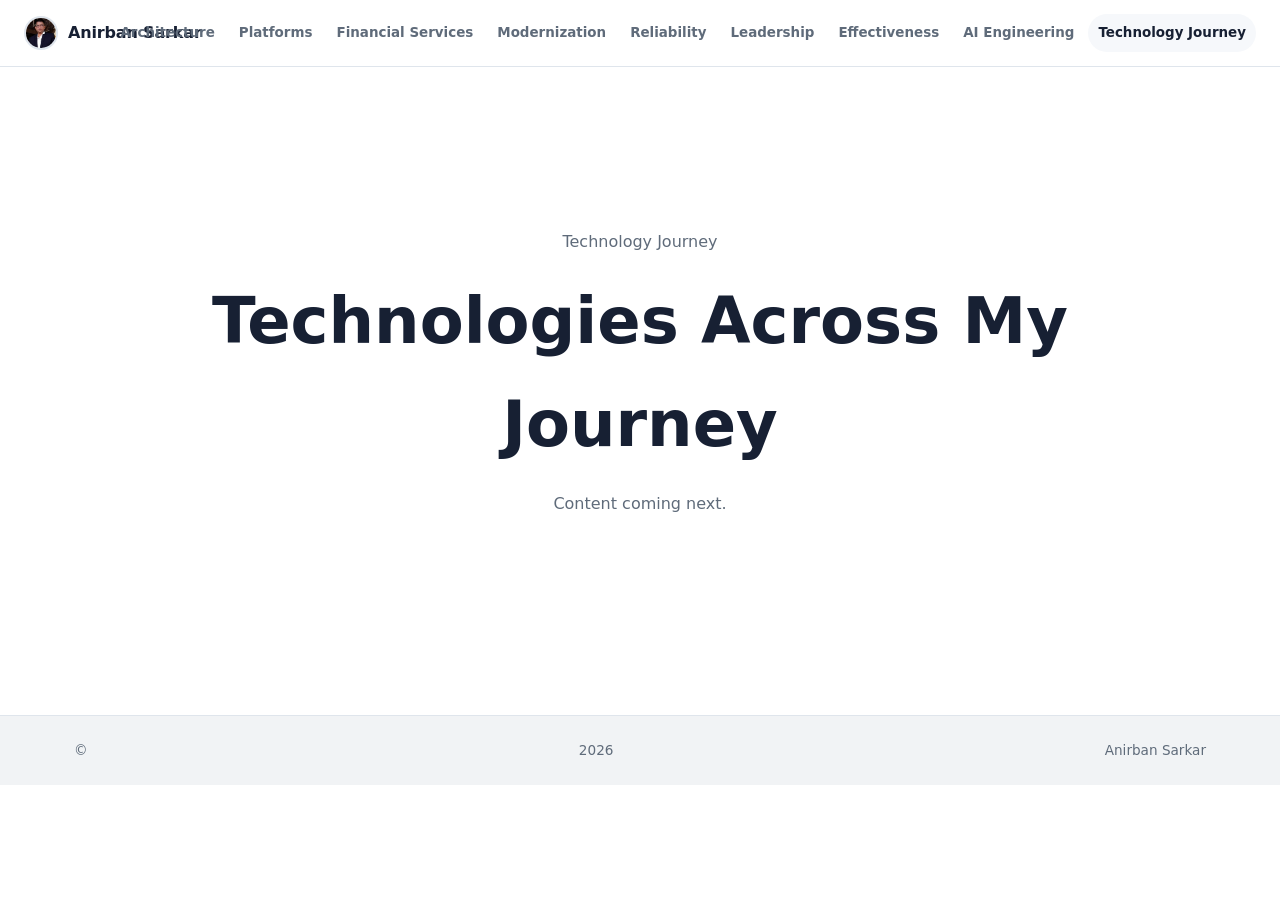
<file: technology-journey.html>
<!DOCTYPE html>
<html lang="en">
<head>
<!-- Google tag (gtag.js) -->
<script async src="https://www.googletagmanager.com/gtag/js?id=G-5BN1G2YJGX"></script>
<script>
  window.dataLayer = window.dataLayer || [];
  function gtag(){dataLayer.push(arguments);}
  gtag('js', new Date());
  gtag('config', 'G-5BN1G2YJGX');
</script>

<meta charset="utf-8">
<meta name="viewport" content="width=device-width,initial-scale=1">
<title>Technologies Across My Journey | Anirban Sarkar</title>
<link rel="icon" type="image/png" href="anirban.jpg">
<link rel="stylesheet" href="theme.css">
<style>
.blank-page{min-height:72vh;display:grid;place-items:center;text-align:center}
.blank-page h1{font-size:clamp(2rem,5vw,4rem);margin:.45rem 0}
.blank-page p{color:var(--text-muted)}
</style>
</head>
<body>
<header class="site-nav"><div class="nav-inner">
<a class="brand" href="index.html"><img src="anirban.jpg" alt="" class="brand-avatar"><span>Anirban Sarkar</span></a>
<nav class="nav-links">
<a href="architecture.html">Architecture</a>
<a href="platform-engineering.html">Platforms</a>
<a href="financial-services.html">Financial Services</a>
<a href="modernization.html">Modernization</a>
<a href="reliability.html">Reliability</a>
<a href="leadership.html">Leadership</a>
<a href="engineering-effectiveness.html">Effectiveness</a>
<a href="ai-engineering.html">AI Engineering</a>
<a class="active" href="technology-journey.html">Technology Journey</a>
</nav></div></header>
<main class="page blank-page"><div><p>Technology Journey</p><h1>Technologies Across My Journey</h1><p>Content coming next.</p></div></main>
<footer class="site-footer">&copy; <span id="year"></span> Anirban Sarkar</footer>
<script>document.getElementById('year').textContent=new Date().getFullYear()</script>
</body></html>
</file>
<file: theme.css>
/* Shared light design system for anirbansarkar.net */
:root{color-scheme:light;--bg:#ffffff;--surface:#ffffff;--surface-2:#f6f8fb;--surface-hover:#eef3f8;--border:#dfe5ec;--text:#172033;--text-muted:#5f6b7a;--accent:#3659a7;--accent-2:#087f8c;--accent-soft:#e9f3f5;--shadow:0 10px 30px rgba(25,39,65,.08);--radius-lg:28px;--radius-md:18px;--radius-sm:10px;font-family:Inter,system-ui,-apple-system,BlinkMacSystemFont,"Segoe UI",sans-serif}
*{box-sizing:border-box}body{margin:0;background:var(--bg);color:var(--text);line-height:1.6}a{color:var(--accent)}::selection{background:var(--accent-soft);color:var(--text)}
.site-nav{position:sticky;top:0;z-index:100;background:rgba(255,255,255,.94);backdrop-filter:blur(14px);border-bottom:1px solid var(--border)}
.nav-inner{max-width:1440px;margin:0 auto;padding:14px 24px;display:flex;align-items:center;justify-content:space-between;gap:20px}
.brand{display:flex;align-items:center;gap:10px;text-decoration:none;color:var(--text);font-weight:700;letter-spacing:-.01em}.brand-avatar{width:34px;height:34px;border-radius:50%;object-fit:cover;border:2px solid var(--border)}
.nav-toggle{display:none}.nav-burger{display:none;width:38px;height:38px;border-radius:var(--radius-sm);border:1px solid var(--border);align-items:center;justify-content:center;cursor:pointer}.nav-burger span,.nav-burger span::before,.nav-burger span::after{content:"";display:block;width:18px;height:2px;background:var(--text);position:relative}.nav-burger span::before{position:absolute;top:-6px}.nav-burger span::after{position:absolute;top:6px}
.nav-links{display:flex;align-items:center;justify-content:flex-end;gap:4px;flex-wrap:nowrap}.nav-links a{color:var(--text-muted);text-decoration:none;font-size:.84rem;font-weight:600;padding:8px 10px;border-radius:999px;transition:.15s;white-space:nowrap}.brand{flex:0 0 auto}.nav-links{min-width:0}.nav-links a:hover,.nav-links a.active{color:var(--text);background:var(--surface-2)}.nav-cta{color:#fff!important;background:linear-gradient(135deg,var(--accent),var(--accent-2))!important}
.page{width:min(1180px,100%);margin:0 auto;padding:36px 24px 72px}.card{padding:26px;border-radius:var(--radius-lg);background:var(--surface);border:1px solid var(--border);box-shadow:var(--shadow)}.pill{display:inline-flex;align-items:center;gap:8px;padding:10px 16px;border-radius:999px;border:1px solid var(--border);background:var(--surface-2);color:var(--text-muted);font-size:.9rem;white-space:nowrap}.btn{display:inline-flex;align-items:center;gap:8px;padding:12px 20px;border-radius:999px;font-weight:600;text-decoration:none;font-size:.95rem;border:1px solid var(--border)}.btn-primary{color:#fff;border:none;background:linear-gradient(135deg,var(--accent),var(--accent-2))}.btn-ghost{color:var(--text);background:var(--surface-2)}.site-footer{border-top:1px solid var(--border);padding:24px;text-align:center;color:var(--text-muted);font-size:.85rem}
@media(max-width:720px){.nav-burger{display:flex}.nav-links{position:absolute;top:100%;left:0;right:0;flex-direction:column;align-items:stretch;background:#fff;border-bottom:1px solid var(--border);padding:10px 16px 16px;gap:4px;display:none}.nav-links a{text-align:center}.nav-toggle:checked~.nav-links{display:flex}}

.site-footer{display:flex;align-items:center;justify-content:space-between;gap:18px;flex-wrap:wrap}.footer-links{display:flex;align-items:center;gap:18px}.footer-links a{color:var(--text-muted);text-decoration:none;font-size:.82rem}.footer-links a:hover{color:var(--accent)}

/* Shared footer surface */
.site-footer{background:#f1f3f5;padding-left:max(24px,calc((100% - 1180px)/2 + 24px));padding-right:max(24px,calc((100% - 1180px)/2 + 24px))}
</file>
